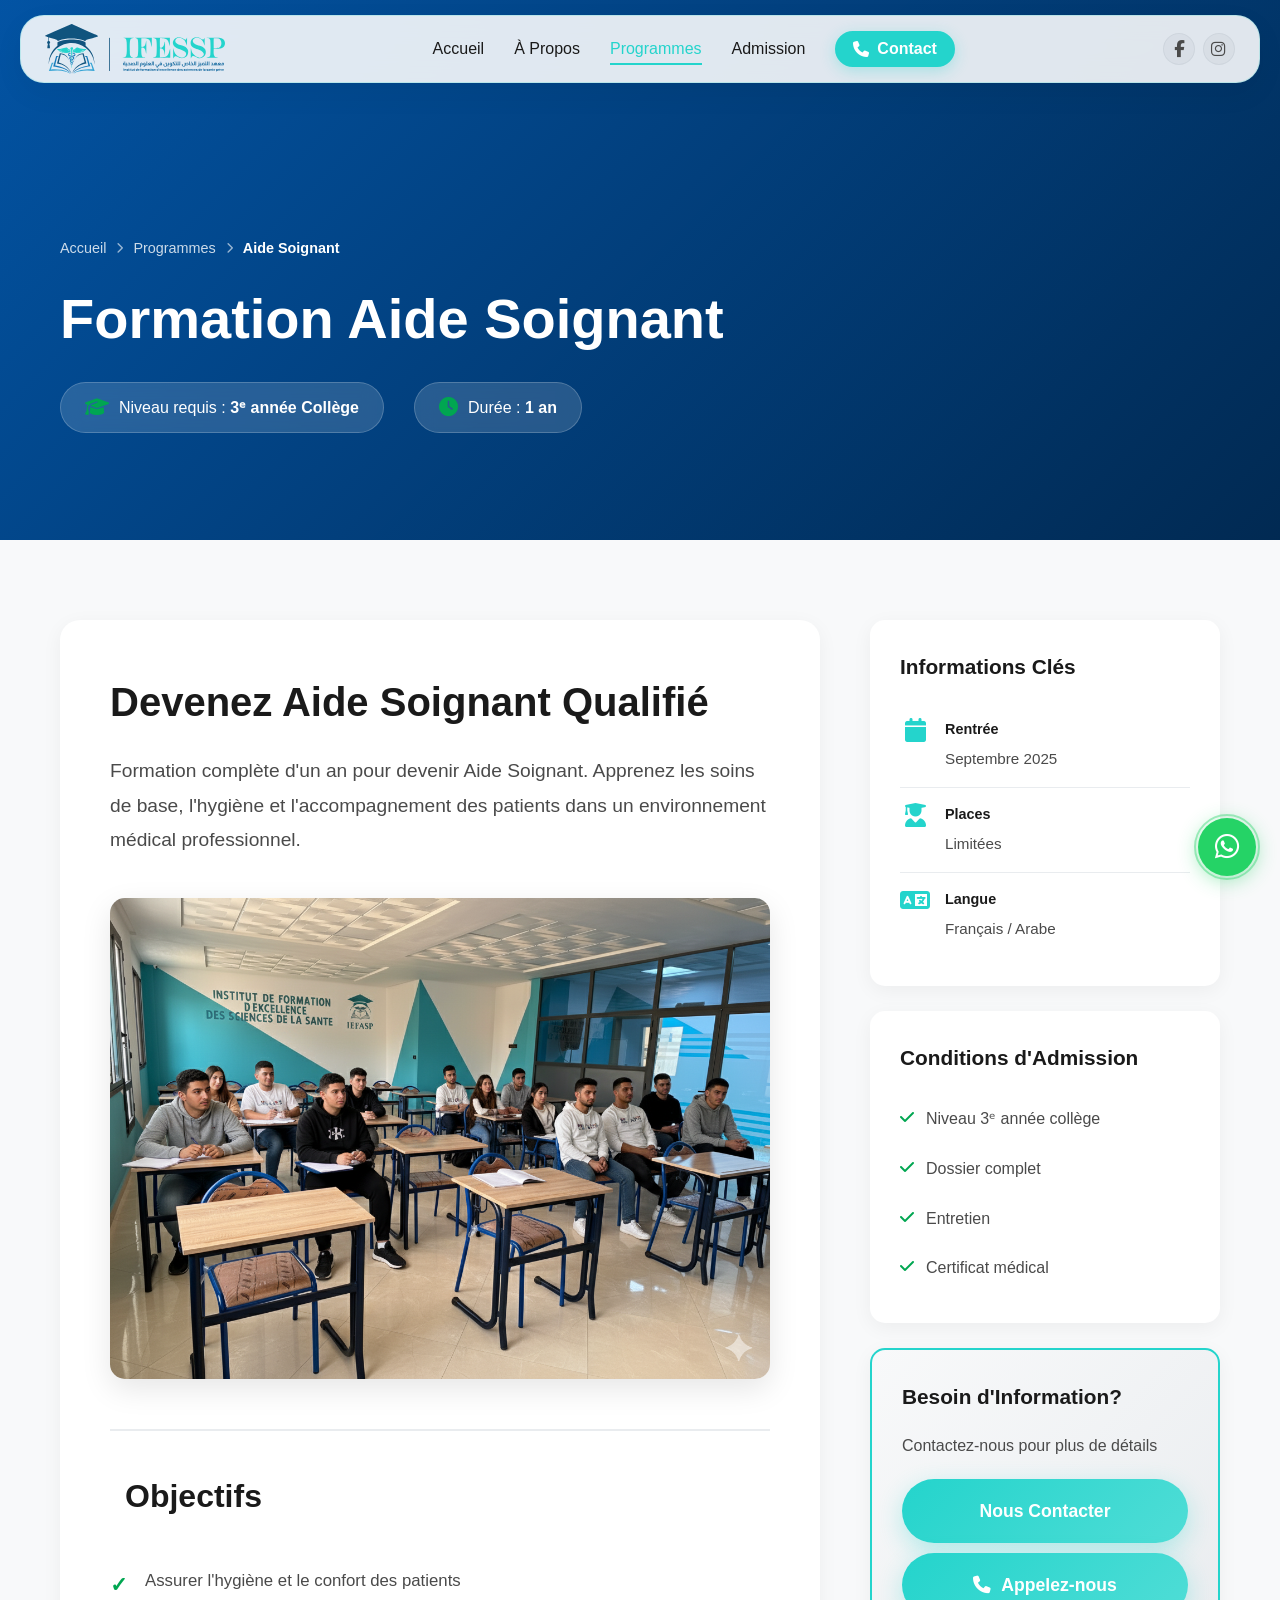
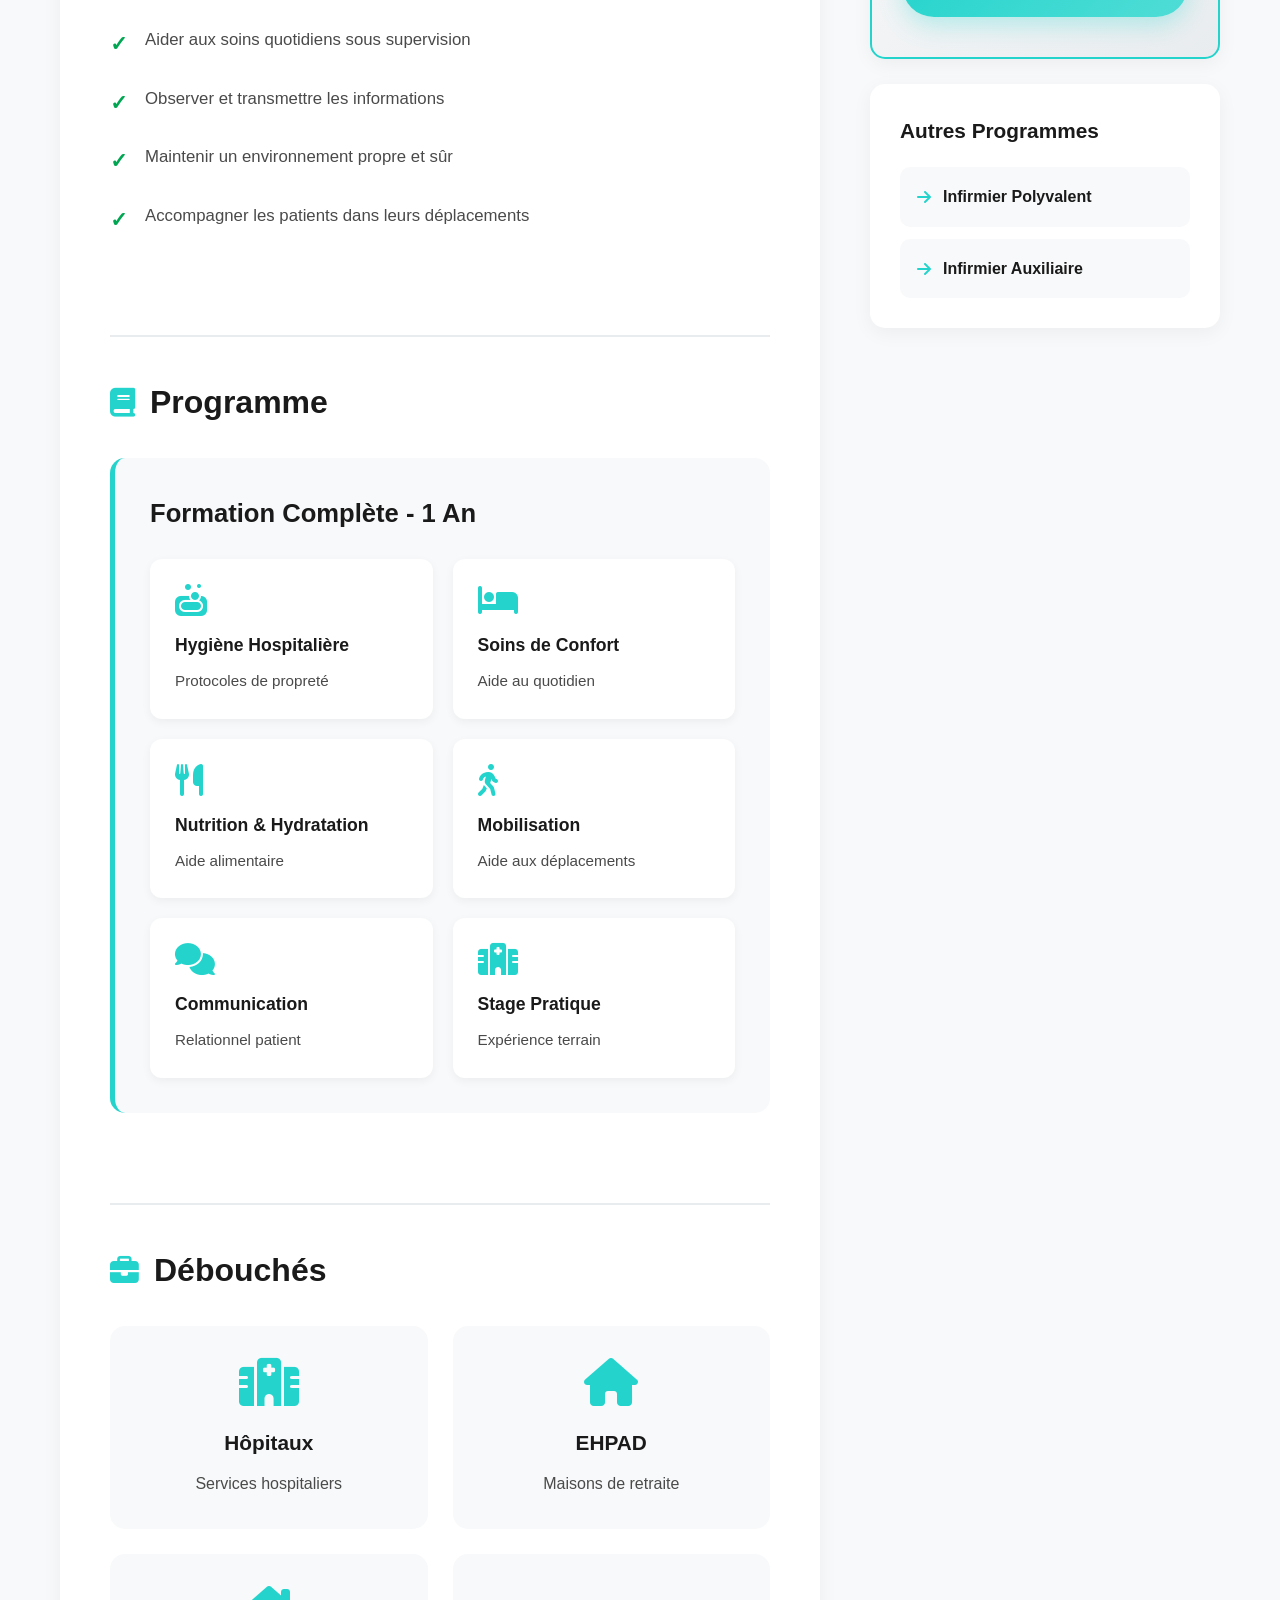
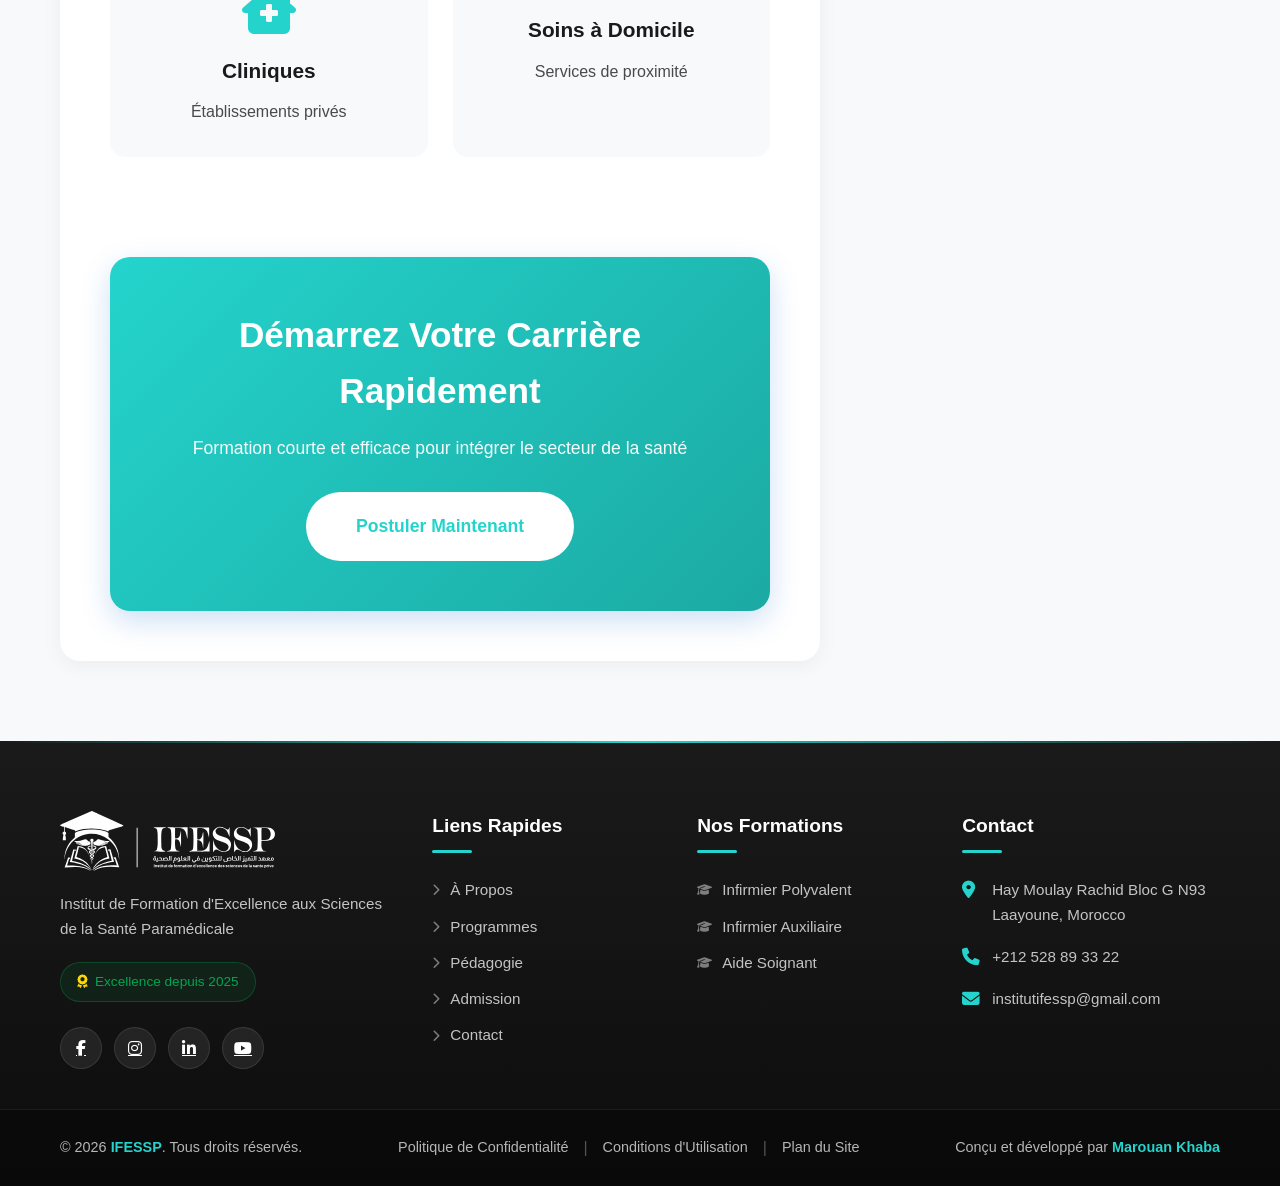
<file: aide-soignant.html>
<!DOCTYPE html>
<html lang="fr">
<head>
    <meta charset="UTF-8">
    <meta name="viewport" content="width=device-width, initial-scale=1.0">
    <title>Aide Soignant - IFESSP</title>
    <link rel="stylesheet" href="styles.css">
    <link rel="stylesheet" href="https://cdnjs.cloudflare.com/ajax/libs/font-awesome/6.4.0/css/all.min.css">
    <link rel="icon" type="image/svg+xml" href="favicon_ifessp_institute.svg">
</head>
<body>
    <nav class="navbar" id="navbar">
        <div class="nav-container">
            <a href="index.html" class="logo">
                <img src="header_logo.svg" alt="IFESSP Logo">
            </a>
            <button class="mobile-menu-toggle" id="mobileMenuToggle">
                <span></span>
                <span></span>
                <span></span>
            </button>
            <ul class="nav-menu" id="navMenu">
                <li><a href="index.html#accueil" class="nav-link">Accueil</a></li>
                <li><a href="index.html#apropos" class="nav-link">À Propos</a></li>
                <li><a href="index.html#programmes" class="nav-link active">Programmes</a></li>
                <li><a href="index.html#admission" class="nav-link">Admission</a></li>
                <li><a href="index.html#contact" class="nav-cta"><i class="fas fa-phone"></i><span>Contact</span></a></li>
            </ul>
            <div class="header-socials">
                <a href="https://www.facebook.com/profile.php?id=61583809679076" target="_blank" rel="noopener noreferrer" aria-label="Facebook"><i class="fab fa-facebook-f"></i></a>
                <a href="https://www.instagram.com/institut_ifessp/" target="_blank" rel="noopener noreferrer" aria-label="Instagram"><i class="fab fa-instagram"></i></a>
            </div>
        </div>
    </nav>

    <section class="program-hero">
        <div class="program-hero-overlay"></div>
        <div class="program-hero-content">
            <div class="container">
                <div class="breadcrumb">
                    <a href="index.html">Accueil</a>
                    <i class="fas fa-chevron-right"></i>
                    <a href="index.html#programmes">Programmes</a>
                    <i class="fas fa-chevron-right"></i>
                    <span>Aide Soignant</span>
                </div>
                <h1>Formation Aide Soignant</h1>
                <div class="program-hero-meta">
                    <div class="meta-item">
                        <i class="fas fa-graduation-cap"></i>
                        <span>Niveau requis : <strong>3ᵉ année Collège</strong></span>
                    </div>
                    <div class="meta-item">
                        <i class="fas fa-clock"></i>
                        <span>Durée : <strong>1 an</strong></span>
                    </div>
                </div>
            </div>
        </div>
    </section>

    <section class="program-content-section">
        <div class="container">
            <div class="program-layout">
                <div class="program-main">
                    <div class="program-intro">
                        <h2>Devenez Aide Soignant Qualifié</h2>
                        <p class="lead">Formation complète d'un an pour devenir Aide Soignant. Apprenez les soins de base, l'hygiène et l'accompagnement des patients dans un environnement médical professionnel.</p>
                    </div>

                    <div class="program-image-featured">
                        <img src="images/Gemini_Generated_Image_ok5yook5yook5yoo.png" alt="Formation Aide Soignant">
                    </div>

                    <div class="program-section">
                        <h3><i class="fas fa-target"></i> Objectifs</h3>
                        <ul class="program-list">
                            <li>Assurer l'hygiène et le confort des patients</li>
                            <li>Aider aux soins quotidiens sous supervision</li>
                            <li>Observer et transmettre les informations</li>
                            <li>Maintenir un environnement propre et sûr</li>
                            <li>Accompagner les patients dans leurs déplacements</li>
                        </ul>
                    </div>

                    <div class="program-section">
                        <h3><i class="fas fa-book"></i> Programme</h3>
                        <div class="program-years">
                            <div class="program-year">
                                <h4>Formation Complète - 1 An</h4>
                                <div class="modules-grid">
                                    <div class="module-card">
                                        <i class="fas fa-soap"></i>
                                        <h5>Hygiène Hospitalière</h5>
                                        <p>Protocoles de propreté</p>
                                    </div>
                                    <div class="module-card">
                                        <i class="fas fa-bed"></i>
                                        <h5>Soins de Confort</h5>
                                        <p>Aide au quotidien</p>
                                    </div>
                                    <div class="module-card">
                                        <i class="fas fa-utensils"></i>
                                        <h5>Nutrition & Hydratation</h5>
                                        <p>Aide alimentaire</p>
                                    </div>
                                    <div class="module-card">
                                        <i class="fas fa-walking"></i>
                                        <h5>Mobilisation</h5>
                                        <p>Aide aux déplacements</p>
                                    </div>
                                    <div class="module-card">
                                        <i class="fas fa-comments"></i>
                                        <h5>Communication</h5>
                                        <p>Relationnel patient</p>
                                    </div>
                                    <div class="module-card">
                                        <i class="fas fa-hospital"></i>
                                        <h5>Stage Pratique</h5>
                                        <p>Expérience terrain</p>
                                    </div>
                                </div>
                            </div>
                        </div>
                    </div>

                    <div class="program-section">
                        <h3><i class="fas fa-briefcase"></i> Débouchés</h3>
                        <div class="careers-grid">
                            <div class="career-card">
                                <i class="fas fa-hospital-alt"></i>
                                <h4>Hôpitaux</h4>
                                <p>Services hospitaliers</p>
                            </div>
                            <div class="career-card">
                                <i class="fas fa-home"></i>
                                <h4>EHPAD</h4>
                                <p>Maisons de retraite</p>
                            </div>
                            <div class="career-card">
                                <i class="fas fa-clinic-medical"></i>
                                <h4>Cliniques</h4>
                                <p>Établissements privés</p>
                            </div>
                            <div class="career-card">
                                <i class="fas fa-home-heart"></i>
                                <h4>Soins à Domicile</h4>
                                <p>Services de proximité</p>
                            </div>
                        </div>
                    </div>

                    <div class="program-cta-section">
                        <div class="cta-box">
                            <h3>Démarrez Votre Carrière Rapidement</h3>
                            <p>Formation courte et efficace pour intégrer le secteur de la santé</p>
                            <a href="index.html#contact" class="btn btn-primary btn-large">Postuler Maintenant</a>
                        </div>
                    </div>
                </div>

                <aside class="program-sidebar">
                    <div class="sidebar-card">
                        <h4>Informations Clés</h4>
                        <ul class="sidebar-info">
                            <li><i class="fas fa-calendar"></i><div><strong>Rentrée</strong><span>Septembre 2025</span></div></li>
                            <li><i class="fas fa-user-graduate"></i><div><strong>Places</strong><span>Limitées</span></div></li>
                            <li><i class="fas fa-language"></i><div><strong>Langue</strong><span>Français / Arabe</span></div></li>
                        </ul>
                    </div>

                    <div class="sidebar-card">
                        <h4>Conditions d'Admission</h4>
                        <ul class="sidebar-list">
                            <li><i class="fas fa-check"></i> Niveau 3ᵉ année collège</li>
                            <li><i class="fas fa-check"></i> Dossier complet</li>
                            <li><i class="fas fa-check"></i> Entretien</li>
                            <li><i class="fas fa-check"></i> Certificat médical</li>
                        </ul>
                    </div>

                    <div class="sidebar-card sidebar-cta">
                        <h4>Besoin d'Information?</h4>
                        <p>Contactez-nous pour plus de détails</p>
                        <a href="index.html#contact" class="btn btn-secondary btn-block">Nous Contacter</a>
                        <a href="tel:+212528893322" class="btn btn-outline btn-block"><i class="fas fa-phone"></i> Appelez-nous</a>
                    </div>

                    <div class="sidebar-card">
                        <h4>Autres Programmes</h4>
                        <div class="related-programs">
                            <a href="infirmier-polyvalent.html" class="related-program-link">
                                <i class="fas fa-arrow-right"></i><span>Infirmier Polyvalent</span>
                            </a>
                            <a href="infirmier-auxiliaire.html" class="related-program-link">
                                <i class="fas fa-arrow-right"></i><span>Infirmier Auxiliaire</span>
                            </a>
                        </div>
                    </div>
                </aside>
            </div>
        </div>
    </section>

    <footer class="footer">
        <div class="footer-main">
            <div class="container">
                <div class="footer-content">
                    <div class="footer-col footer-col-about">
                        <div class="footer-logo"><img src="footer_logo.svg" alt="IFESSP Logo"></div>
                        <p class="footer-description">Institut de Formation d'Excellence aux Sciences de la Santé Paramédicale</p>
                        <div class="footer-badge"><i class="fas fa-award"></i><span>Excellence depuis 2025</span></div>
                        <div class="social-links">
                            <a href="https://www.facebook.com/profile.php?id=61583809679076" aria-label="Facebook" class="social-link" target="_blank"><i class="fab fa-facebook-f"></i></a>
                            <a href="https://www.instagram.com/institut_ifessp/" aria-label="Instagram" class="social-link" target="_blank"><i class="fab fa-instagram"></i></a>
                            <a href="#" aria-label="LinkedIn" class="social-link"><i class="fab fa-linkedin-in"></i></a>
                            <a href="#" aria-label="YouTube" class="social-link"><i class="fab fa-youtube"></i></a>
                        </div>
                    </div>
                    <div class="footer-col">
                        <h4 class="footer-title">Liens Rapides</h4>
                        <ul class="footer-links">
                            <li><a href="index.html#apropos"><i class="fas fa-chevron-right"></i> À Propos</a></li>
                            <li><a href="index.html#programmes"><i class="fas fa-chevron-right"></i> Programmes</a></li>
                            <li><a href="index.html#pedagogie"><i class="fas fa-chevron-right"></i> Pédagogie</a></li>
                            <li><a href="index.html#admission"><i class="fas fa-chevron-right"></i> Admission</a></li>
                            <li><a href="index.html#contact"><i class="fas fa-chevron-right"></i> Contact</a></li>
                        </ul>
                    </div>
                    <div class="footer-col">
                        <h4 class="footer-title">Nos Formations</h4>
                        <ul class="footer-links">
                            <li><a href="infirmier-polyvalent.html"><i class="fas fa-graduation-cap"></i> Infirmier Polyvalent</a></li>
                            <li><a href="infirmier-auxiliaire.html"><i class="fas fa-graduation-cap"></i> Infirmier Auxiliaire</a></li>
                            <li><a href="aide-soignant.html"><i class="fas fa-graduation-cap"></i> Aide Soignant</a></li>
                        </ul>
                    </div>
                    <div class="footer-col">
                        <h4 class="footer-title">Contact</h4>
                        <ul class="footer-contact">
                            <li><i class="fas fa-map-marker-alt"></i><span>Hay Moulay Rachid Bloc G N93<br>Laayoune, Morocco</span></li>
                            <li><i class="fas fa-phone"></i><span>+212 528 89 33 22</span></li>
                            <li><i class="fas fa-envelope"></i><span>institutifessp@gmail.com</span></li>
                        </ul>
                    </div>
                </div>
            </div>
        </div>
        <div class="footer-bottom">
            <div class="container">
                <div class="footer-bottom-content">
                    <div class="footer-copyright"><p>&copy; 2026 <strong>IFESSP</strong>. Tous droits réservés.</p></div>
                    <div class="footer-links-bottom">
                        <a href="#privacy">Politique de Confidentialité</a><span class="separator">|</span>
                        <a href="#terms">Conditions d'Utilisation</a><span class="separator">|</span>
                        <a href="#sitemap">Plan du Site</a>
                    </div>
                    <div class="footer-credit">
                        <p>Conçu et développé par <a href="https://wa.me/212644682293" target="_blank" rel="noopener noreferrer" class="developer-link">Marouan Khaba</a></p>
                    </div>
                </div>
            </div>
        </div>
    </footer>

    <!-- Welcome Ad Popup -->
    <div class="notification-backdrop" id="notificationBackdrop"></div>
    <div class="registration-notification welcome-ad-popup" id="registrationNotification" role="dialog" aria-modal="true">
        <button class="notification-close welcome-ad-close" id="notificationClose" aria-label="Fermer">
            <i class="fas fa-times"></i>
        </button>
        <div class="notification-body welcome-ad-body">
            <img src="images/inscriptions-ad.png" alt="Inscriptions ouvertes - IFESSP" class="notification-image">
        </div>
        <div class="notification-footer">
            <a href="https://wa.me/212661192854?text=Bonjour%2C%20je%20souhaite%20m'inscrire%20%C3%A0%20l'IFESSP." class="notification-btn whatsapp-popup-btn" id="notificationWhatsappBtn" target="_blank" rel="noopener noreferrer">
                <i class="fab fa-whatsapp"></i>
                <span>Envoyer un message WhatsApp</span>
            </a>
        </div>
    </div>

    <!-- Floating WhatsApp Button -->
    <a href="https://wa.me/212661192854?text=Bonjour%2C%20je%20souhaite%20m'inscrire%20%C3%A0%20l'IFESSP." class="whatsapp-float" target="_blank" rel="noopener noreferrer" aria-label="Contactez-nous sur WhatsApp">
        <span class="whatsapp-float-tooltip">Contactez-nous</span>
        <i class="fab fa-whatsapp"></i>
    </a>

    <!-- Modern Bottom Navigation Bar (Mobile only) -->
    <div class="bottom-nav">
        <a href="index.html#accueil" class="bottom-nav-link">
            <i class="fas fa-home"></i>
            <span>Accueil</span>
        </a>
        <a href="index.html#campus" class="bottom-nav-link">
            <i class="fas fa-university"></i>
            <span>Campus</span>
        </a>
        <a href="index.html#programmes" class="bottom-nav-link">
            <i class="fas fa-graduation-cap"></i>
            <span>Programmes</span>
        </a>
        <a href="index.html#contact" class="bottom-nav-link">
            <i class="fas fa-envelope"></i>
            <span>Contact</span>
        </a>
        <button class="bottom-nav-link" id="bottomNavMoreBtn" aria-label="Menu supplémentaire">
            <i class="fas fa-bars"></i>
            <span>Plus</span>
        </button>
    </div>

    <!-- Bottom Sheet Menu (More Items) -->
    <div class="bottom-sheet" id="bottomSheetMenu" aria-hidden="true">
        <div class="bottom-sheet-backdrop" id="bottomSheetBackdrop"></div>
        <div class="bottom-sheet-content">
            <div class="bottom-sheet-drag-handle"></div>
            <div class="bottom-sheet-header">
                <h3>Menu Principal</h3>
                <button class="bottom-sheet-close" id="bottomSheetClose" aria-label="Fermer le menu"><i class="fas fa-times"></i></button>
            </div>
            <ul class="bottom-sheet-links">
                <li><a href="index.html#apropos" class="bottom-sheet-link"><i class="fas fa-info-circle"></i><span>À Propos</span></a></li>
                <li><a href="index.html#direction" class="bottom-sheet-link"><i class="fas fa-user-tie"></i><span>Direction</span></a></li>
                <li><a href="index.html#pedagogie" class="bottom-sheet-link"><i class="fas fa-book-open"></i><span>Pédagogie</span></a></li>
                <li><a href="index.html#admission" class="bottom-sheet-link"><i class="fas fa-clipboard-check"></i><span>Admission</span></a></li>
            </ul>
        </div>
    </div>

    <script src="script.js"></script>
</body>
</html>
</file>
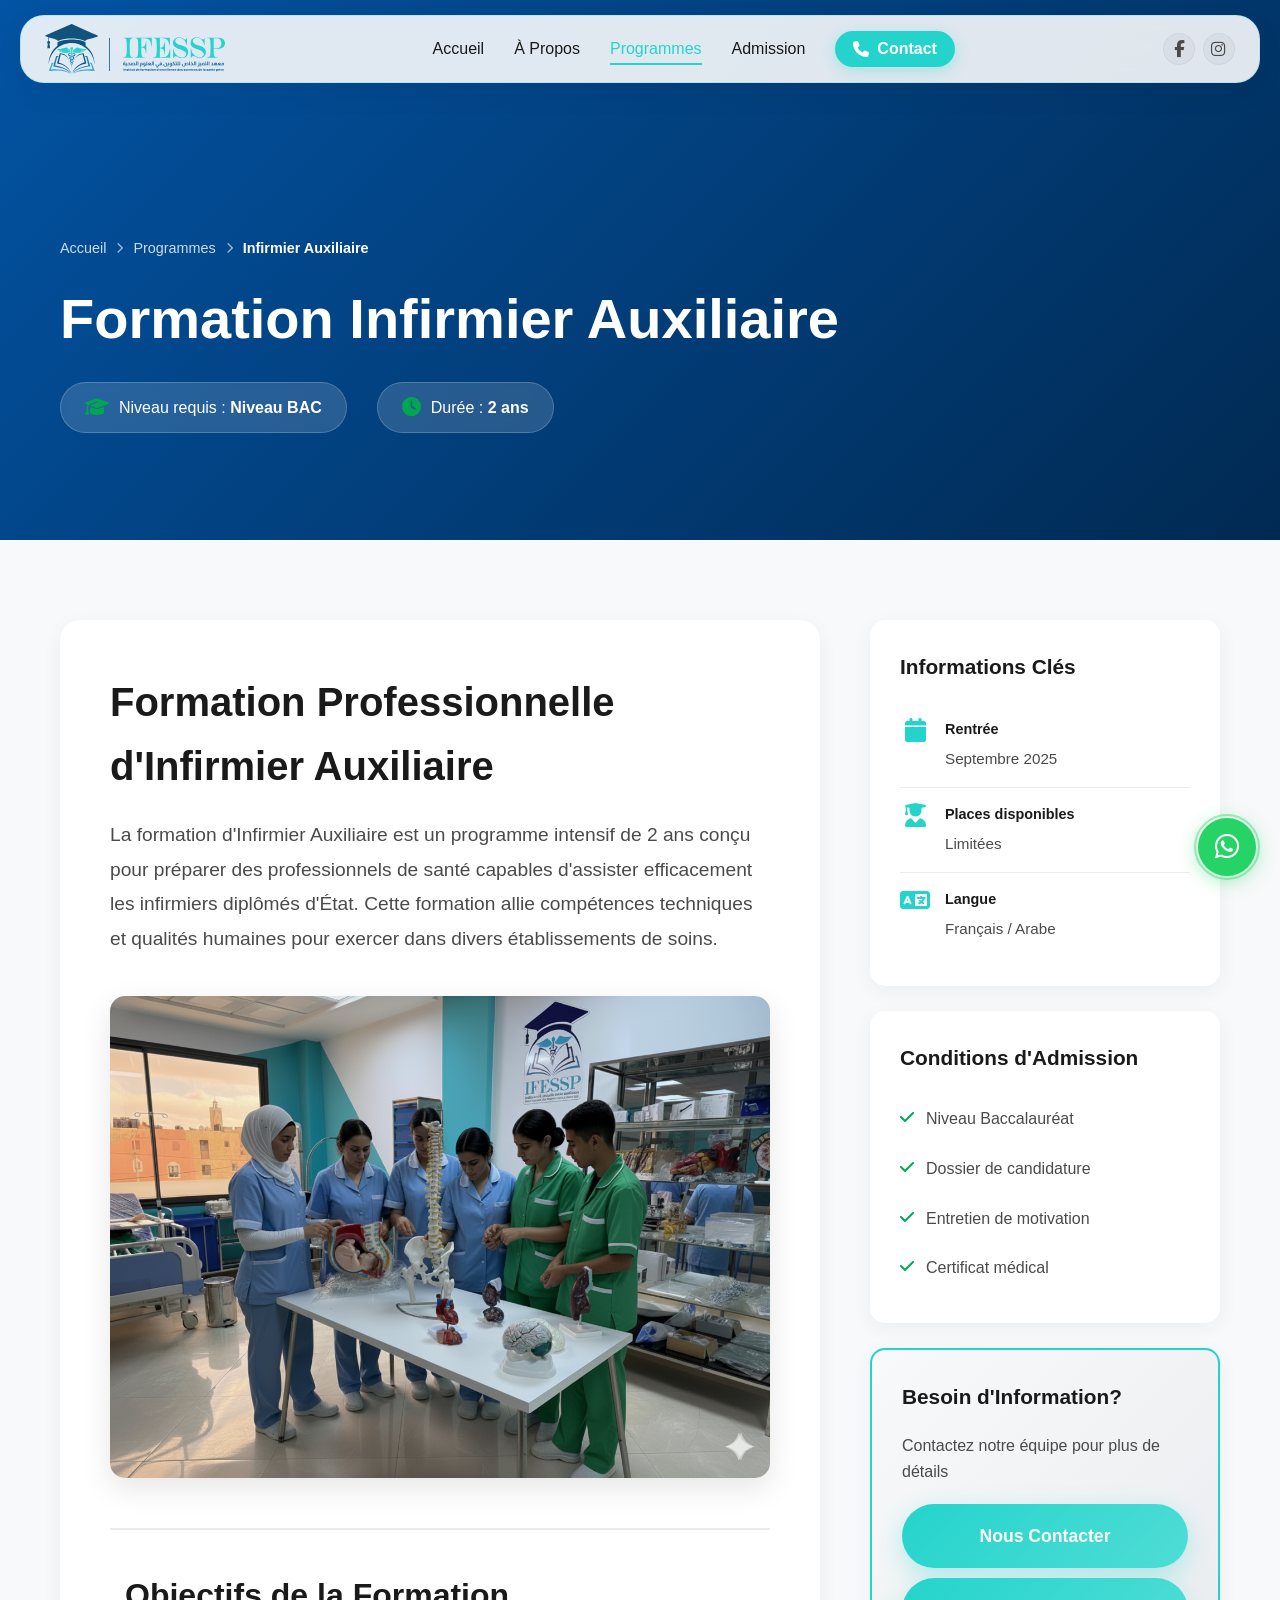
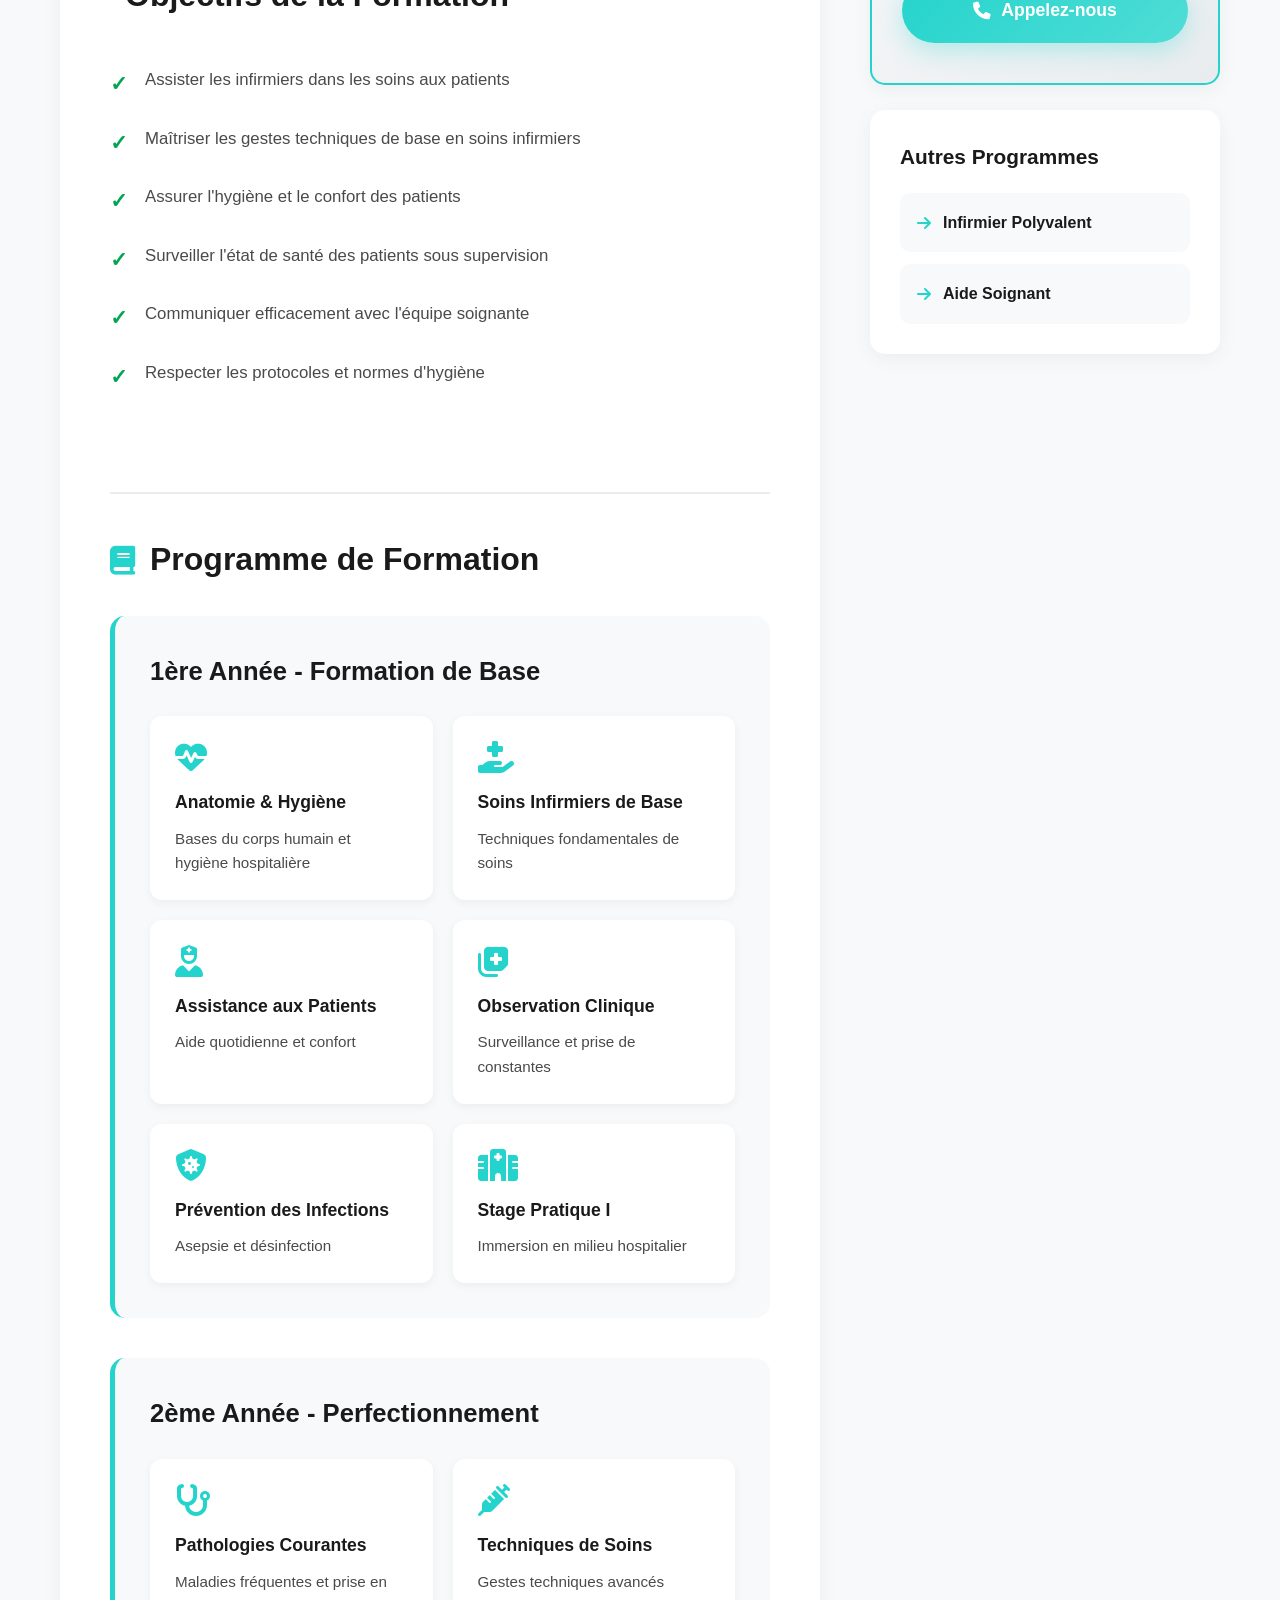
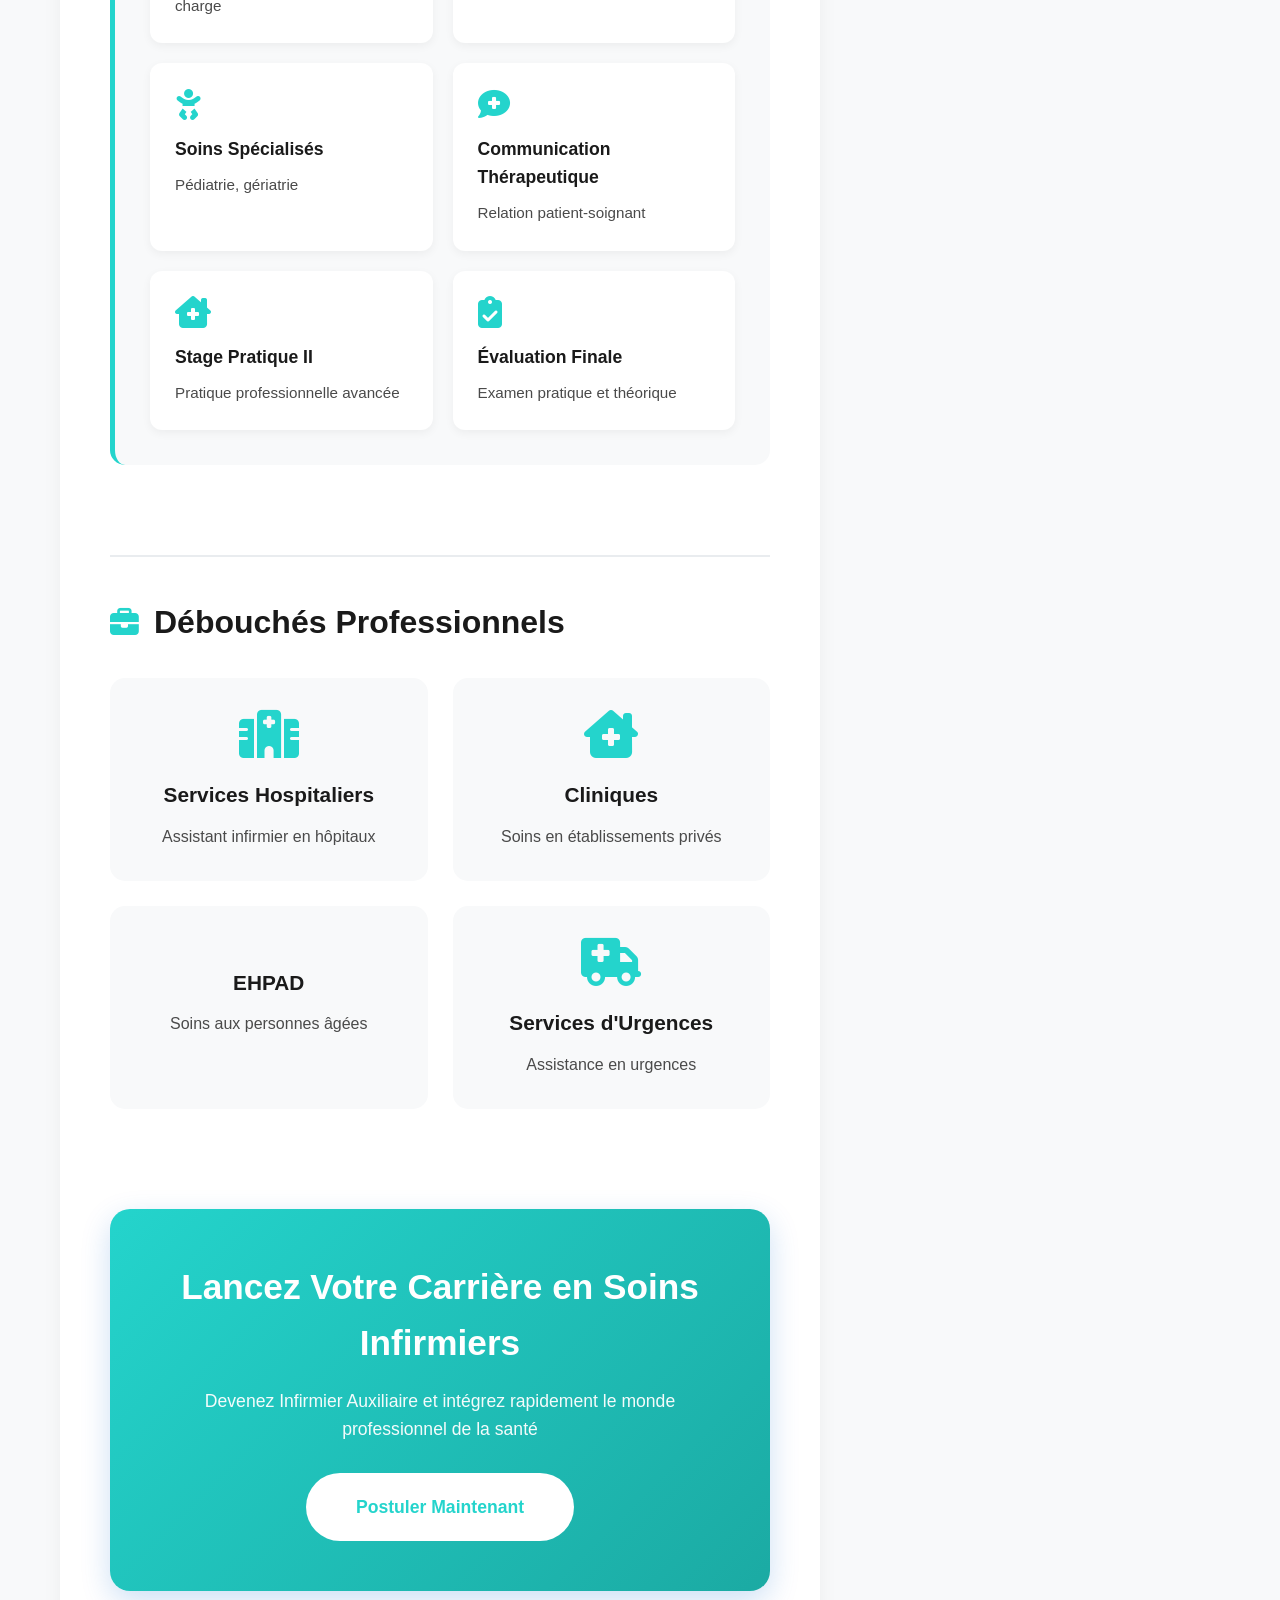
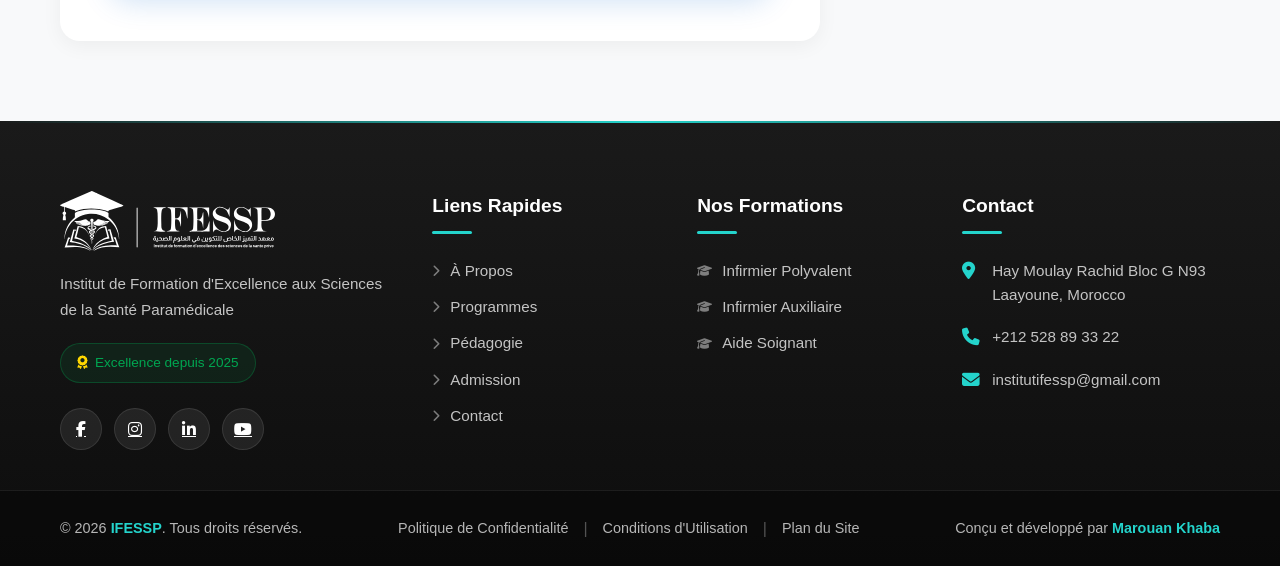
<file: infirmier-auxiliaire.html>
<!DOCTYPE html>
<html lang="fr">
<head>
    <meta charset="UTF-8">
    <meta name="viewport" content="width=device-width, initial-scale=1.0">
    <title>Infirmier Auxiliaire - IFESSP</title>
    <link rel="stylesheet" href="styles.css">
    <link rel="stylesheet" href="https://cdnjs.cloudflare.com/ajax/libs/font-awesome/6.4.0/css/all.min.css">
    <link rel="icon" type="image/svg+xml" href="favicon_ifessp_institute.svg">
</head>
<body>
    <!-- Navigation -->
    <nav class="navbar" id="navbar">
        <div class="nav-container">
            <a href="index.html" class="logo">
                <img src="header_logo.svg" alt="IFESSP Logo">
            </a>
            <button class="mobile-menu-toggle" id="mobileMenuToggle">
                <span></span>
                <span></span>
                <span></span>
            </button>
            <ul class="nav-menu" id="navMenu">
                <li><a href="index.html#accueil" class="nav-link">Accueil</a></li>
                <li><a href="index.html#apropos" class="nav-link">À Propos</a></li>
                <li><a href="index.html#programmes" class="nav-link active">Programmes</a></li>
                <li><a href="index.html#admission" class="nav-link">Admission</a></li>
                <li><a href="index.html#contact" class="nav-cta"><i class="fas fa-phone"></i><span>Contact</span></a></li>
            </ul>
            <div class="header-socials">
                <a href="https://www.facebook.com/profile.php?id=61583809679076" target="_blank" rel="noopener noreferrer" aria-label="Facebook"><i class="fab fa-facebook-f"></i></a>
                <a href="https://www.instagram.com/institut_ifessp/" target="_blank" rel="noopener noreferrer" aria-label="Instagram"><i class="fab fa-instagram"></i></a>
            </div>
        </div>
    </nav>

    <!-- Program Hero -->
    <section class="program-hero">
        <div class="program-hero-overlay"></div>
        <div class="program-hero-content">
            <div class="container">
                <div class="breadcrumb">
                    <a href="index.html">Accueil</a>
                    <i class="fas fa-chevron-right"></i>
                    <a href="index.html#programmes">Programmes</a>
                    <i class="fas fa-chevron-right"></i>
                    <span>Infirmier Auxiliaire</span>
                </div>
                <h1>Formation Infirmier Auxiliaire</h1>
                <div class="program-hero-meta">
                    <div class="meta-item">
                        <i class="fas fa-graduation-cap"></i>
                        <span>Niveau requis : <strong>Niveau BAC</strong></span>
                    </div>
                    <div class="meta-item">
                        <i class="fas fa-clock"></i>
                        <span>Durée : <strong>2 ans</strong></span>
                    </div>
                </div>
            </div>
        </div>
    </section>

    <!-- Program Content -->
    <section class="program-content-section">
        <div class="container">
            <div class="program-layout">
                <!-- Main Content -->
                <div class="program-main">
                    <div class="program-intro">
                        <h2>Formation Professionnelle d'Infirmier Auxiliaire</h2>
                        <p class="lead">La formation d'Infirmier Auxiliaire est un programme intensif de 2 ans conçu pour préparer des professionnels de santé capables d'assister efficacement les infirmiers diplômés d'État. Cette formation allie compétences techniques et qualités humaines pour exercer dans divers établissements de soins.</p>
                    </div>

                    <div class="program-image-featured">
                        <img src="images/Gemini_Generated_Image_nxkk23nxkk23nxkk.png" alt="Formation Infirmier Auxiliaire">
                    </div>

                    <div class="program-section">
                        <h3><i class="fas fa-target"></i> Objectifs de la Formation</h3>
                        <ul class="program-list">
                            <li>Assister les infirmiers dans les soins aux patients</li>
                            <li>Maîtriser les gestes techniques de base en soins infirmiers</li>
                            <li>Assurer l'hygiène et le confort des patients</li>
                            <li>Surveiller l'état de santé des patients sous supervision</li>
                            <li>Communiquer efficacement avec l'équipe soignante</li>
                            <li>Respecter les protocoles et normes d'hygiène</li>
                        </ul>
                    </div>

                    <div class="program-section">
                        <h3><i class="fas fa-book"></i> Programme de Formation</h3>
                        
                        <div class="program-years">
                            <div class="program-year">
                                <h4>1ère Année - Formation de Base</h4>
                                <div class="modules-grid">
                                    <div class="module-card">
                                        <i class="fas fa-heartbeat"></i>
                                        <h5>Anatomie & Hygiène</h5>
                                        <p>Bases du corps humain et hygiène hospitalière</p>
                                    </div>
                                    <div class="module-card">
                                        <i class="fas fa-hand-holding-medical"></i>
                                        <h5>Soins Infirmiers de Base</h5>
                                        <p>Techniques fondamentales de soins</p>
                                    </div>
                                    <div class="module-card">
                                        <i class="fas fa-user-nurse"></i>
                                        <h5>Assistance aux Patients</h5>
                                        <p>Aide quotidienne et confort</p>
                                    </div>
                                    <div class="module-card">
                                        <i class="fas fa-notes-medical"></i>
                                        <h5>Observation Clinique</h5>
                                        <p>Surveillance et prise de constantes</p>
                                    </div>
                                    <div class="module-card">
                                        <i class="fas fa-shield-virus"></i>
                                        <h5>Prévention des Infections</h5>
                                        <p>Asepsie et désinfection</p>
                                    </div>
                                    <div class="module-card">
                                        <i class="fas fa-hospital"></i>
                                        <h5>Stage Pratique I</h5>
                                        <p>Immersion en milieu hospitalier</p>
                                    </div>
                                </div>
                            </div>

                            <div class="program-year">
                                <h4>2ème Année - Perfectionnement</h4>
                                <div class="modules-grid">
                                    <div class="module-card">
                                        <i class="fas fa-stethoscope"></i>
                                        <h5>Pathologies Courantes</h5>
                                        <p>Maladies fréquentes et prise en charge</p>
                                    </div>
                                    <div class="module-card">
                                        <i class="fas fa-syringe"></i>
                                        <h5>Techniques de Soins</h5>
                                        <p>Gestes techniques avancés</p>
                                    </div>
                                    <div class="module-card">
                                        <i class="fas fa-baby"></i>
                                        <h5>Soins Spécialisés</h5>
                                        <p>Pédiatrie, gériatrie</p>
                                    </div>
                                    <div class="module-card">
                                        <i class="fas fa-comment-medical"></i>
                                        <h5>Communication Thérapeutique</h5>
                                        <p>Relation patient-soignant</p>
                                    </div>
                                    <div class="module-card">
                                        <i class="fas fa-clinic-medical"></i>
                                        <h5>Stage Pratique II</h5>
                                        <p>Pratique professionnelle avancée</p>
                                    </div>
                                    <div class="module-card">
                                        <i class="fas fa-clipboard-check"></i>
                                        <h5>Évaluation Finale</h5>
                                        <p>Examen pratique et théorique</p>
                                    </div>
                                </div>
                            </div>
                        </div>
                    </div>

                    <div class="program-section">
                        <h3><i class="fas fa-briefcase"></i> Débouchés Professionnels</h3>
                        <div class="careers-grid">
                            <div class="career-card">
                                <i class="fas fa-hospital-alt"></i>
                                <h4>Services Hospitaliers</h4>
                                <p>Assistant infirmier en hôpitaux</p>
                            </div>
                            <div class="career-card">
                                <i class="fas fa-clinic-medical"></i>
                                <h4>Cliniques</h4>
                                <p>Soins en établissements privés</p>
                            </div>
                            <div class="career-card">
                                <i class="fas fa-home-heart"></i>
                                <h4>EHPAD</h4>
                                <p>Soins aux personnes âgées</p>
                            </div>
                            <div class="career-card">
                                <i class="fas fa-ambulance"></i>
                                <h4>Services d'Urgences</h4>
                                <p>Assistance en urgences</p>
                            </div>
                        </div>
                    </div>

                    <div class="program-cta-section">
                        <div class="cta-box">
                            <h3>Lancez Votre Carrière en Soins Infirmiers</h3>
                            <p>Devenez Infirmier Auxiliaire et intégrez rapidement le monde professionnel de la santé</p>
                            <a href="index.html#contact" class="btn btn-primary btn-large">Postuler Maintenant</a>
                        </div>
                    </div>
                </div>

                <!-- Sidebar -->
                <aside class="program-sidebar">
                    <div class="sidebar-card">
                        <h4>Informations Clés</h4>
                        <ul class="sidebar-info">
                            <li>
                                <i class="fas fa-calendar"></i>
                                <div>
                                    <strong>Rentrée</strong>
                                    <span>Septembre 2025</span>
                                </div>
                            </li>
                            <li>
                                <i class="fas fa-user-graduate"></i>
                                <div>
                                    <strong>Places disponibles</strong>
                                    <span>Limitées</span>
                                </div>
                            </li>
                            <li>
                                <i class="fas fa-language"></i>
                                <div>
                                    <strong>Langue</strong>
                                    <span>Français / Arabe</span>
                                </div>
                            </li>
                        </ul>
                    </div>

                    <div class="sidebar-card">
                        <h4>Conditions d'Admission</h4>
                        <ul class="sidebar-list">
                            <li><i class="fas fa-check"></i> Niveau Baccalauréat</li>
                            <li><i class="fas fa-check"></i> Dossier de candidature</li>
                            <li><i class="fas fa-check"></i> Entretien de motivation</li>
                            <li><i class="fas fa-check"></i> Certificat médical</li>
                        </ul>
                    </div>

                    <div class="sidebar-card sidebar-cta">
                        <h4>Besoin d'Information?</h4>
                        <p>Contactez notre équipe pour plus de détails</p>
                        <a href="index.html#contact" class="btn btn-secondary btn-block">Nous Contacter</a>
                        <a href="tel:+212528893322" class="btn btn-outline btn-block">
                            <i class="fas fa-phone"></i> Appelez-nous
                        </a>
                    </div>

                    <div class="sidebar-card">
                        <h4>Autres Programmes</h4>
                        <div class="related-programs">
                            <a href="infirmier-polyvalent.html" class="related-program-link">
                                <i class="fas fa-arrow-right"></i>
                                <span>Infirmier Polyvalent</span>
                            </a>
                            <a href="aide-soignant.html" class="related-program-link">
                                <i class="fas fa-arrow-right"></i>
                                <span>Aide Soignant</span>
                            </a>
                        </div>
                    </div>
                </aside>
            </div>
        </div>
    </section>

    <!-- Footer -->
    <footer class="footer">
        <div class="footer-main">
            <div class="container">
                <div class="footer-content">
                    <div class="footer-col footer-col-about">
                        <div class="footer-logo">
                            <img src="footer_logo.svg" alt="IFESSP Logo">
                        </div>
                        <p class="footer-description">Institut de Formation d'Excellence aux Sciences de la Santé Paramédicale</p>
                        <div class="footer-badge">
                            <i class="fas fa-award"></i>
                            <span>Excellence depuis 2025</span>
                        </div>
                        <div class="social-links">
                            <a href="https://www.facebook.com/profile.php?id=61583809679076" aria-label="Facebook" class="social-link" target="_blank">
                                <i class="fab fa-facebook-f"></i>
                            </a>
                            <a href="https://www.instagram.com/institut_ifessp/" aria-label="Instagram" class="social-link" target="_blank">
                                <i class="fab fa-instagram"></i>
                            </a>
                            <a href="#" aria-label="LinkedIn" class="social-link">
                                <i class="fab fa-linkedin-in"></i>
                            </a>
                            <a href="#" aria-label="YouTube" class="social-link">
                                <i class="fab fa-youtube"></i>
                            </a>
                        </div>
                    </div>
                    
                    <div class="footer-col">
                        <h4 class="footer-title">Liens Rapides</h4>
                        <ul class="footer-links">
                            <li><a href="index.html#apropos"><i class="fas fa-chevron-right"></i> À Propos</a></li>
                            <li><a href="index.html#programmes"><i class="fas fa-chevron-right"></i> Programmes</a></li>
                            <li><a href="index.html#pedagogie"><i class="fas fa-chevron-right"></i> Pédagogie</a></li>
                            <li><a href="index.html#admission"><i class="fas fa-chevron-right"></i> Admission</a></li>
                            <li><a href="index.html#contact"><i class="fas fa-chevron-right"></i> Contact</a></li>
                        </ul>
                    </div>
                    
                    <div class="footer-col">
                        <h4 class="footer-title">Nos Formations</h4>
                        <ul class="footer-links">
                            <li><a href="infirmier-polyvalent.html"><i class="fas fa-graduation-cap"></i> Infirmier Polyvalent</a></li>
                            <li><a href="infirmier-auxiliaire.html"><i class="fas fa-graduation-cap"></i> Infirmier Auxiliaire</a></li>
                            <li><a href="aide-soignant.html"><i class="fas fa-graduation-cap"></i> Aide Soignant</a></li>
                        </ul>
                    </div>
                    
                    <div class="footer-col">
                        <h4 class="footer-title">Contact</h4>
                        <ul class="footer-contact">
                            <li>
                                <i class="fas fa-map-marker-alt"></i>
                                <span>Hay Moulay Rachid Bloc G N93<br>Laayoune, Morocco</span>
                            </li>
                            <li>
                                <i class="fas fa-phone"></i>
                                <span>+212 528 89 33 22</span>
                            </li>
                            <li>
                                <i class="fas fa-envelope"></i>
                                <span>institutifessp@gmail.com</span>
                            </li>
                        </ul>
                    </div>
                </div>
            </div>
        </div>
        
        <div class="footer-bottom">
            <div class="container">
                <div class="footer-bottom-content">
                    <div class="footer-copyright">
                        <p>&copy; 2026 <strong>IFESSP</strong>. Tous droits réservés.</p>
                    </div>
                    <div class="footer-links-bottom">
                        <a href="#privacy">Politique de Confidentialité</a>
                        <span class="separator">|</span>
                        <a href="#terms">Conditions d'Utilisation</a>
                        <span class="separator">|</span>
                        <a href="#sitemap">Plan du Site</a>
                    </div>
                    <div class="footer-credit">
                        <p>Conçu et développé par <a href="https://wa.me/212644682293" target="_blank" rel="noopener noreferrer" class="developer-link">Marouan Khaba</a></p>
                    </div>
                </div>
            </div>
        </div>
    </footer>

    <!-- Welcome Ad Popup -->
    <div class="notification-backdrop" id="notificationBackdrop"></div>
    <div class="registration-notification welcome-ad-popup" id="registrationNotification" role="dialog" aria-modal="true">
        <button class="notification-close welcome-ad-close" id="notificationClose" aria-label="Fermer">
            <i class="fas fa-times"></i>
        </button>
        <div class="notification-body welcome-ad-body">
            <img src="images/inscriptions-ad.png" alt="Inscriptions ouvertes - IFESSP" class="notification-image">
        </div>
        <div class="notification-footer">
            <a href="https://wa.me/212661192854?text=Bonjour%2C%20je%20souhaite%20m'inscrire%20%C3%A0%20l'IFESSP." class="notification-btn whatsapp-popup-btn" id="notificationWhatsappBtn" target="_blank" rel="noopener noreferrer">
                <i class="fab fa-whatsapp"></i>
                <span>Envoyer un message WhatsApp</span>
            </a>
        </div>
    </div>

    <!-- Floating WhatsApp Button -->
    <a href="https://wa.me/212661192854?text=Bonjour%2C%20je%20souhaite%20m'inscrire%20%C3%A0%20l'IFESSP." class="whatsapp-float" target="_blank" rel="noopener noreferrer" aria-label="Contactez-nous sur WhatsApp">
        <span class="whatsapp-float-tooltip">Contactez-nous</span>
        <i class="fab fa-whatsapp"></i>
    </a>

    <!-- Modern Bottom Navigation Bar (Mobile only) -->
    <div class="bottom-nav">
        <a href="index.html#accueil" class="bottom-nav-link">
            <i class="fas fa-home"></i>
            <span>Accueil</span>
        </a>
        <a href="index.html#campus" class="bottom-nav-link">
            <i class="fas fa-university"></i>
            <span>Campus</span>
        </a>
        <a href="index.html#programmes" class="bottom-nav-link">
            <i class="fas fa-graduation-cap"></i>
            <span>Programmes</span>
        </a>
        <a href="index.html#contact" class="bottom-nav-link">
            <i class="fas fa-envelope"></i>
            <span>Contact</span>
        </a>
        <button class="bottom-nav-link" id="bottomNavMoreBtn" aria-label="Menu supplémentaire">
            <i class="fas fa-bars"></i>
            <span>Plus</span>
        </button>
    </div>

    <!-- Bottom Sheet Menu (More Items) -->
    <div class="bottom-sheet" id="bottomSheetMenu" aria-hidden="true">
        <div class="bottom-sheet-backdrop" id="bottomSheetBackdrop"></div>
        <div class="bottom-sheet-content">
            <div class="bottom-sheet-drag-handle"></div>
            <div class="bottom-sheet-header">
                <h3>Menu Principal</h3>
                <button class="bottom-sheet-close" id="bottomSheetClose" aria-label="Fermer le menu"><i class="fas fa-times"></i></button>
            </div>
            <ul class="bottom-sheet-links">
                <li><a href="index.html#apropos" class="bottom-sheet-link"><i class="fas fa-info-circle"></i><span>À Propos</span></a></li>
                <li><a href="index.html#direction" class="bottom-sheet-link"><i class="fas fa-user-tie"></i><span>Direction</span></a></li>
                <li><a href="index.html#pedagogie" class="bottom-sheet-link"><i class="fas fa-book-open"></i><span>Pédagogie</span></a></li>
                <li><a href="index.html#admission" class="bottom-sheet-link"><i class="fas fa-clipboard-check"></i><span>Admission</span></a></li>
            </ul>
        </div>
    </div>

    <script src="script.js"></script>
</body>
</html>
</file>
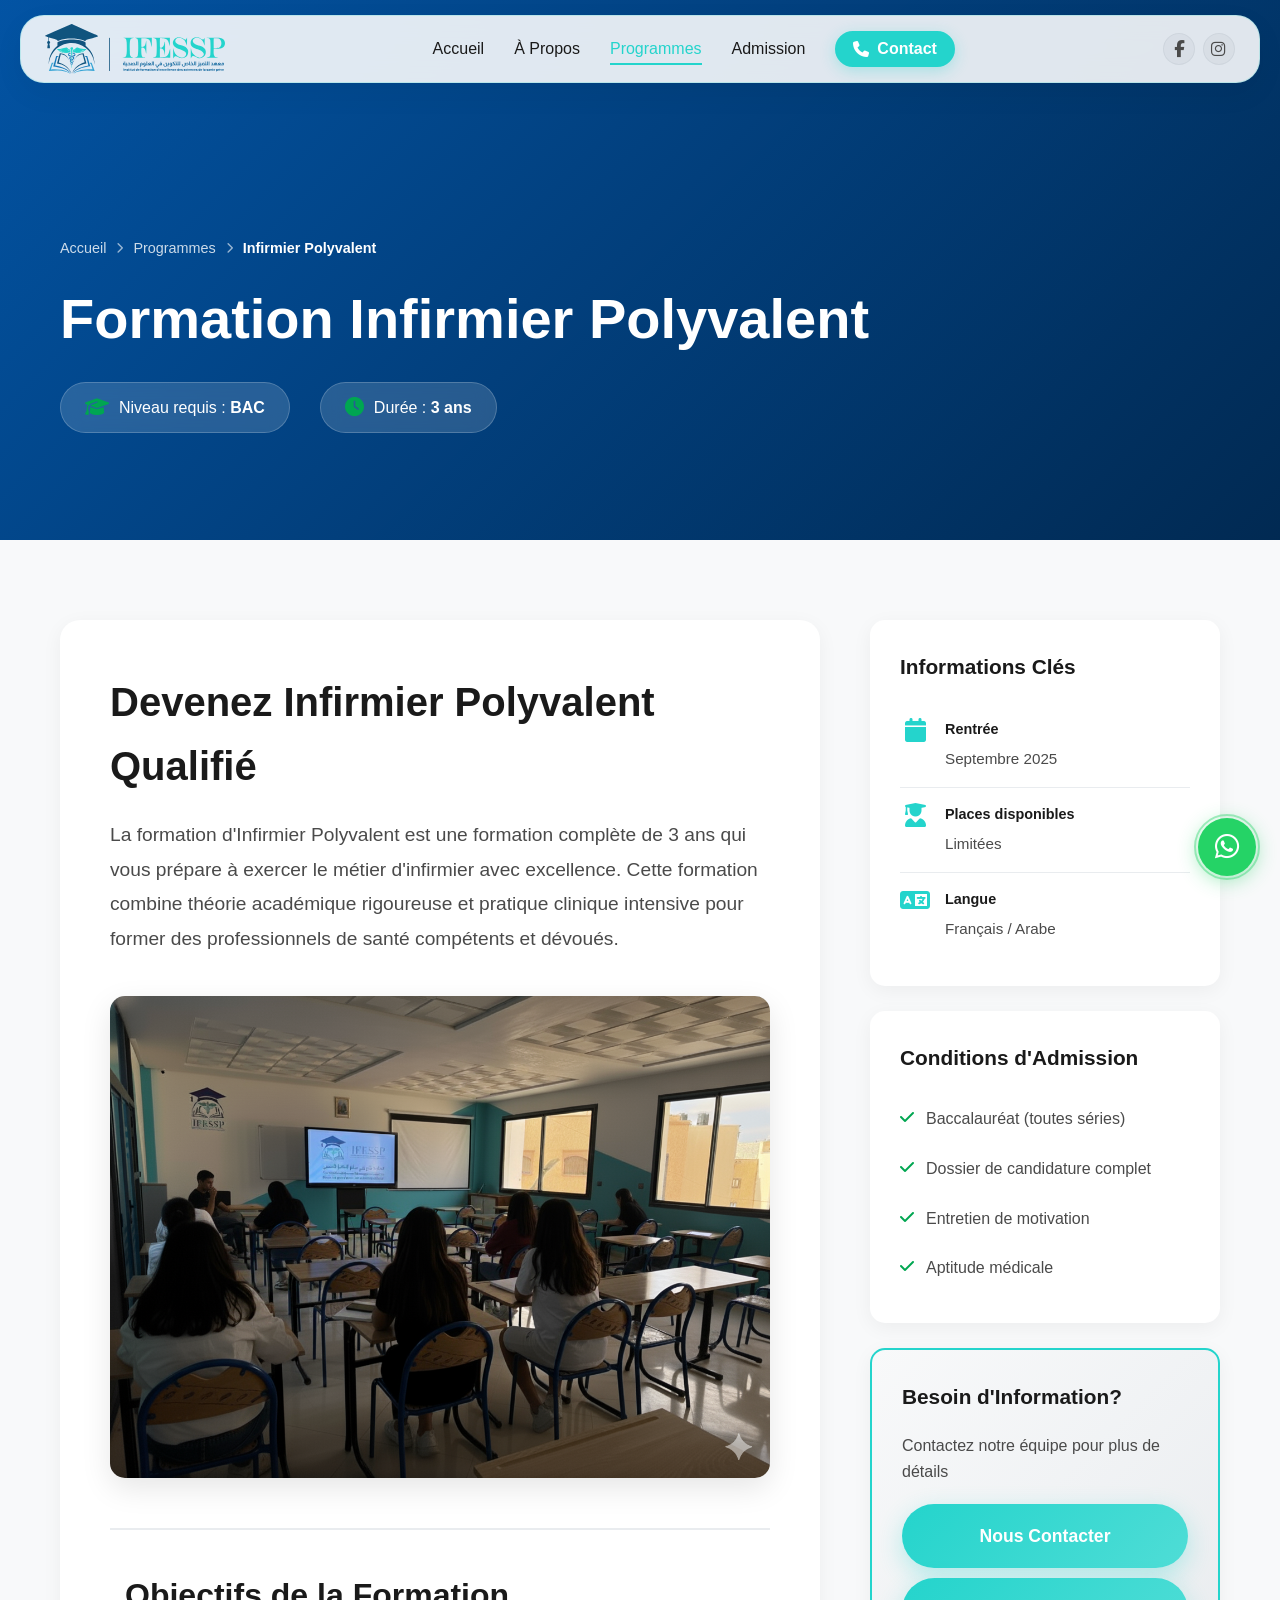
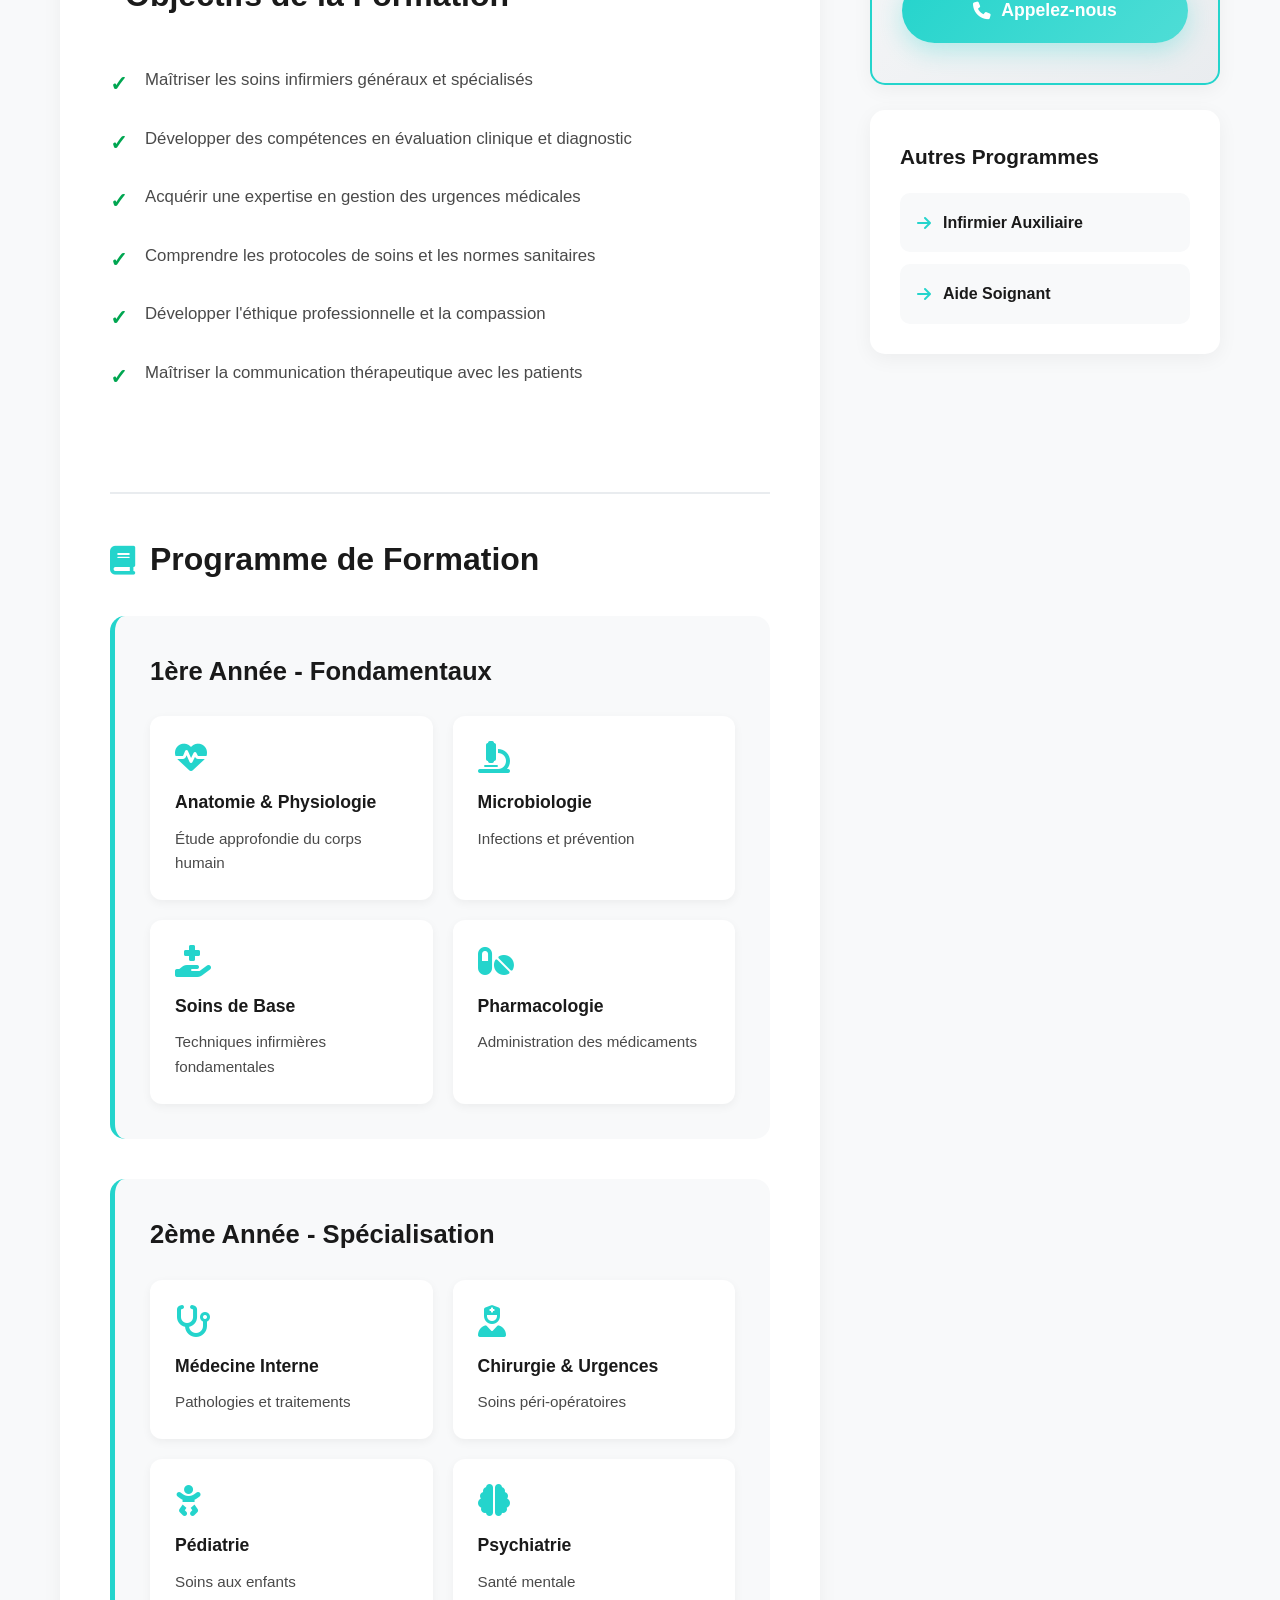
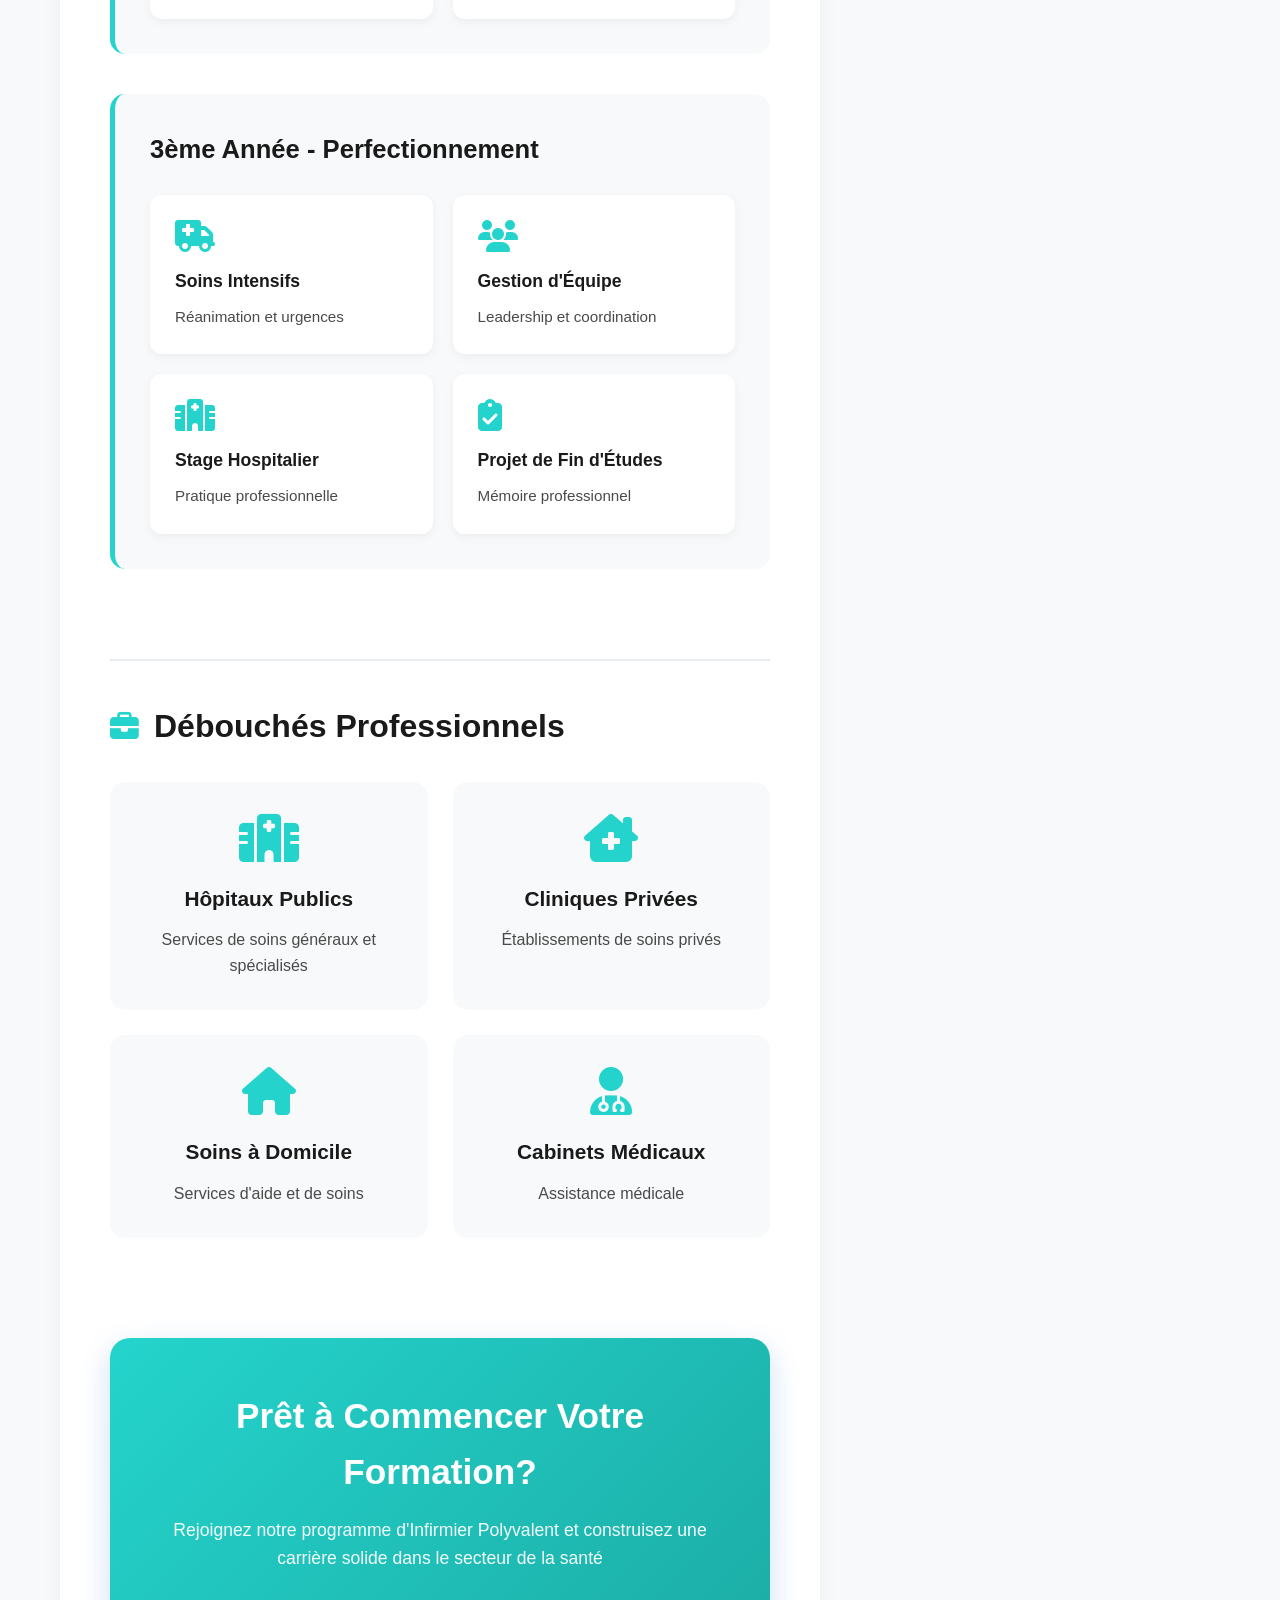
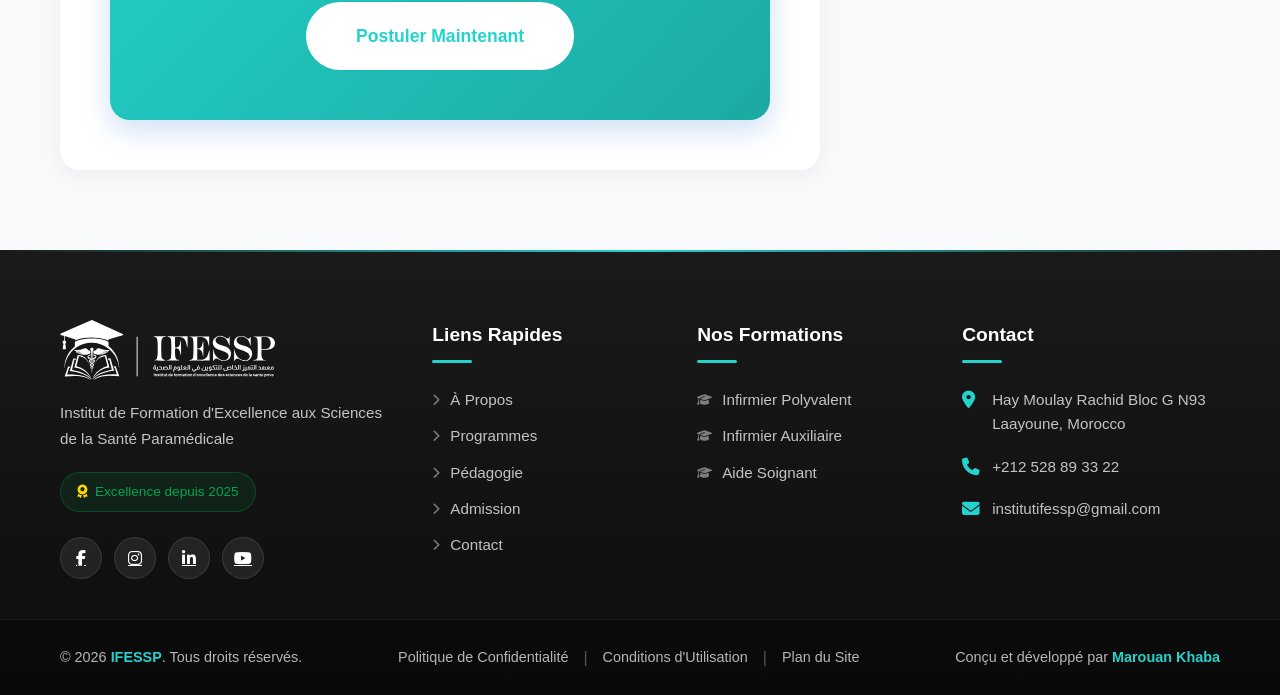
<file: infirmier-polyvalent.html>
<!DOCTYPE html>
<html lang="fr">
<head>
    <meta charset="UTF-8">
    <meta name="viewport" content="width=device-width, initial-scale=1.0">
    <title>Infirmier Polyvalent - IFESSP</title>
    <link rel="stylesheet" href="styles.css">
    <link rel="stylesheet" href="https://cdnjs.cloudflare.com/ajax/libs/font-awesome/6.4.0/css/all.min.css">
    <link rel="icon" type="image/svg+xml" href="favicon_ifessp_institute.svg">
</head>
<body>
    <!-- Navigation -->
    <nav class="navbar" id="navbar">
        <div class="nav-container">
            <a href="index.html" class="logo">
                <img src="header_logo.svg" alt="IFESSP Logo">
            </a>
            <button class="mobile-menu-toggle" id="mobileMenuToggle">
                <span></span>
                <span></span>
                <span></span>
            </button>
            <ul class="nav-menu" id="navMenu">
                <li><a href="index.html#accueil" class="nav-link">Accueil</a></li>
                <li><a href="index.html#apropos" class="nav-link">À Propos</a></li>
                <li><a href="index.html#programmes" class="nav-link active">Programmes</a></li>
                <li><a href="index.html#admission" class="nav-link">Admission</a></li>
                <li><a href="index.html#contact" class="nav-cta"><i class="fas fa-phone"></i><span>Contact</span></a></li>
            </ul>
            <div class="header-socials">
                <a href="https://www.facebook.com/profile.php?id=61583809679076" target="_blank" rel="noopener noreferrer" aria-label="Facebook"><i class="fab fa-facebook-f"></i></a>
                <a href="https://www.instagram.com/institut_ifessp/" target="_blank" rel="noopener noreferrer" aria-label="Instagram"><i class="fab fa-instagram"></i></a>
            </div>
        </div>
    </nav>

    <!-- Program Hero -->
    <section class="program-hero">
        <div class="program-hero-overlay"></div>
        <div class="program-hero-content">
            <div class="container">
                <div class="breadcrumb">
                    <a href="index.html">Accueil</a>
                    <i class="fas fa-chevron-right"></i>
                    <a href="index.html#programmes">Programmes</a>
                    <i class="fas fa-chevron-right"></i>
                    <span>Infirmier Polyvalent</span>
                </div>
                <h1>Formation Infirmier Polyvalent</h1>
                <div class="program-hero-meta">
                    <div class="meta-item">
                        <i class="fas fa-graduation-cap"></i>
                        <span>Niveau requis : <strong>BAC</strong></span>
                    </div>
                    <div class="meta-item">
                        <i class="fas fa-clock"></i>
                        <span>Durée : <strong>3 ans</strong></span>
                    </div>
                </div>
            </div>
        </div>
    </section>

    <!-- Program Content -->
    <section class="program-content-section">
        <div class="container">
            <div class="program-layout">
                <!-- Main Content -->
                <div class="program-main">
                    <div class="program-intro">
                        <h2>Devenez Infirmier Polyvalent Qualifié</h2>
                        <p class="lead">La formation d'Infirmier Polyvalent est une formation complète de 3 ans qui vous prépare à exercer le métier d'infirmier avec excellence. Cette formation combine théorie académique rigoureuse et pratique clinique intensive pour former des professionnels de santé compétents et dévoués.</p>
                    </div>

                    <div class="program-image-featured">
                        <img src="images/Gemini_Generated_Image_5qboi05qboi05qbo.png" alt="Formation Infirmier Polyvalent">
                    </div>

                    <div class="program-section">
                        <h3><i class="fas fa-target"></i> Objectifs de la Formation</h3>
                        <ul class="program-list">
                            <li>Maîtriser les soins infirmiers généraux et spécialisés</li>
                            <li>Développer des compétences en évaluation clinique et diagnostic</li>
                            <li>Acquérir une expertise en gestion des urgences médicales</li>
                            <li>Comprendre les protocoles de soins et les normes sanitaires</li>
                            <li>Développer l'éthique professionnelle et la compassion</li>
                            <li>Maîtriser la communication thérapeutique avec les patients</li>
                        </ul>
                    </div>

                    <div class="program-section">
                        <h3><i class="fas fa-book"></i> Programme de Formation</h3>
                        
                        <div class="program-years">
                            <div class="program-year">
                                <h4>1ère Année - Fondamentaux</h4>
                                <div class="modules-grid">
                                    <div class="module-card">
                                        <i class="fas fa-heartbeat"></i>
                                        <h5>Anatomie & Physiologie</h5>
                                        <p>Étude approfondie du corps humain</p>
                                    </div>
                                    <div class="module-card">
                                        <i class="fas fa-microscope"></i>
                                        <h5>Microbiologie</h5>
                                        <p>Infections et prévention</p>
                                    </div>
                                    <div class="module-card">
                                        <i class="fas fa-hand-holding-medical"></i>
                                        <h5>Soins de Base</h5>
                                        <p>Techniques infirmières fondamentales</p>
                                    </div>
                                    <div class="module-card">
                                        <i class="fas fa-pills"></i>
                                        <h5>Pharmacologie</h5>
                                        <p>Administration des médicaments</p>
                                    </div>
                                </div>
                            </div>

                            <div class="program-year">
                                <h4>2ème Année - Spécialisation</h4>
                                <div class="modules-grid">
                                    <div class="module-card">
                                        <i class="fas fa-stethoscope"></i>
                                        <h5>Médecine Interne</h5>
                                        <p>Pathologies et traitements</p>
                                    </div>
                                    <div class="module-card">
                                        <i class="fas fa-user-nurse"></i>
                                        <h5>Chirurgie & Urgences</h5>
                                        <p>Soins péri-opératoires</p>
                                    </div>
                                    <div class="module-card">
                                        <i class="fas fa-baby"></i>
                                        <h5>Pédiatrie</h5>
                                        <p>Soins aux enfants</p>
                                    </div>
                                    <div class="module-card">
                                        <i class="fas fa-brain"></i>
                                        <h5>Psychiatrie</h5>
                                        <p>Santé mentale</p>
                                    </div>
                                </div>
                            </div>

                            <div class="program-year">
                                <h4>3ème Année - Perfectionnement</h4>
                                <div class="modules-grid">
                                    <div class="module-card">
                                        <i class="fas fa-ambulance"></i>
                                        <h5>Soins Intensifs</h5>
                                        <p>Réanimation et urgences</p>
                                    </div>
                                    <div class="module-card">
                                        <i class="fas fa-users"></i>
                                        <h5>Gestion d'Équipe</h5>
                                        <p>Leadership et coordination</p>
                                    </div>
                                    <div class="module-card">
                                        <i class="fas fa-hospital"></i>
                                        <h5>Stage Hospitalier</h5>
                                        <p>Pratique professionnelle</p>
                                    </div>
                                    <div class="module-card">
                                        <i class="fas fa-clipboard-check"></i>
                                        <h5>Projet de Fin d'Études</h5>
                                        <p>Mémoire professionnel</p>
                                    </div>
                                </div>
                            </div>
                        </div>
                    </div>

                    <div class="program-section">
                        <h3><i class="fas fa-briefcase"></i> Débouchés Professionnels</h3>
                        <div class="careers-grid">
                            <div class="career-card">
                                <i class="fas fa-hospital-alt"></i>
                                <h4>Hôpitaux Publics</h4>
                                <p>Services de soins généraux et spécialisés</p>
                            </div>
                            <div class="career-card">
                                <i class="fas fa-clinic-medical"></i>
                                <h4>Cliniques Privées</h4>
                                <p>Établissements de soins privés</p>
                            </div>
                            <div class="career-card">
                                <i class="fas fa-home"></i>
                                <h4>Soins à Domicile</h4>
                                <p>Services d'aide et de soins</p>
                            </div>
                            <div class="career-card">
                                <i class="fas fa-user-md"></i>
                                <h4>Cabinets Médicaux</h4>
                                <p>Assistance médicale</p>
                            </div>
                        </div>
                    </div>

                    <div class="program-cta-section">
                        <div class="cta-box">
                            <h3>Prêt à Commencer Votre Formation?</h3>
                            <p>Rejoignez notre programme d'Infirmier Polyvalent et construisez une carrière solide dans le secteur de la santé</p>
                            <a href="index.html#contact" class="btn btn-primary btn-large">Postuler Maintenant</a>
                        </div>
                    </div>
                </div>

                <!-- Sidebar -->
                <aside class="program-sidebar">
                    <div class="sidebar-card">
                        <h4>Informations Clés</h4>
                        <ul class="sidebar-info">
                            <li>
                                <i class="fas fa-calendar"></i>
                                <div>
                                    <strong>Rentrée</strong>
                                    <span>Septembre 2025</span>
                                </div>
                            </li>
                            <li>
                                <i class="fas fa-user-graduate"></i>
                                <div>
                                    <strong>Places disponibles</strong>
                                    <span>Limitées</span>
                                </div>
                            </li>
                            <li>
                                <i class="fas fa-language"></i>
                                <div>
                                    <strong>Langue</strong>
                                    <span>Français / Arabe</span>
                                </div>
                            </li>
                        </ul>
                    </div>

                    <div class="sidebar-card">
                        <h4>Conditions d'Admission</h4>
                        <ul class="sidebar-list">
                            <li><i class="fas fa-check"></i> Baccalauréat (toutes séries)</li>
                            <li><i class="fas fa-check"></i> Dossier de candidature complet</li>
                            <li><i class="fas fa-check"></i> Entretien de motivation</li>
                            <li><i class="fas fa-check"></i> Aptitude médicale</li>
                        </ul>
                    </div>

                    <div class="sidebar-card sidebar-cta">
                        <h4>Besoin d'Information?</h4>
                        <p>Contactez notre équipe pour plus de détails</p>
                        <a href="index.html#contact" class="btn btn-secondary btn-block">Nous Contacter</a>
                        <a href="tel:+212528893322" class="btn btn-outline btn-block">
                            <i class="fas fa-phone"></i> Appelez-nous
                        </a>
                    </div>

                    <div class="sidebar-card">
                        <h4>Autres Programmes</h4>
                        <div class="related-programs">
                            <a href="infirmier-auxiliaire.html" class="related-program-link">
                                <i class="fas fa-arrow-right"></i>
                                <span>Infirmier Auxiliaire</span>
                            </a>
                            <a href="aide-soignant.html" class="related-program-link">
                                <i class="fas fa-arrow-right"></i>
                                <span>Aide Soignant</span>
                            </a>
                        </div>
                    </div>
                </aside>
            </div>
        </div>
    </section>

    <!-- Footer -->
    <footer class="footer">
        <div class="footer-main">
            <div class="container">
                <div class="footer-content">
                    <div class="footer-col footer-col-about">
                        <div class="footer-logo">
                            <img src="footer_logo.svg" alt="IFESSP Logo">
                        </div>
                        <p class="footer-description">Institut de Formation d'Excellence aux Sciences de la Santé Paramédicale</p>
                        <div class="footer-badge">
                            <i class="fas fa-award"></i>
                            <span>Excellence depuis 2025</span>
                        </div>
                        <div class="social-links">
                            <a href="https://www.facebook.com/profile.php?id=61583809679076" aria-label="Facebook" class="social-link" target="_blank">
                                <i class="fab fa-facebook-f"></i>
                            </a>
                            <a href="https://www.instagram.com/institut_ifessp/" aria-label="Instagram" class="social-link" target="_blank">
                                <i class="fab fa-instagram"></i>
                            </a>
                            <a href="#" aria-label="LinkedIn" class="social-link">
                                <i class="fab fa-linkedin-in"></i>
                            </a>
                            <a href="#" aria-label="YouTube" class="social-link">
                                <i class="fab fa-youtube"></i>
                            </a>
                        </div>
                    </div>
                    
                    <div class="footer-col">
                        <h4 class="footer-title">Liens Rapides</h4>
                        <ul class="footer-links">
                            <li><a href="index.html#apropos"><i class="fas fa-chevron-right"></i> À Propos</a></li>
                            <li><a href="index.html#programmes"><i class="fas fa-chevron-right"></i> Programmes</a></li>
                            <li><a href="index.html#pedagogie"><i class="fas fa-chevron-right"></i> Pédagogie</a></li>
                            <li><a href="index.html#admission"><i class="fas fa-chevron-right"></i> Admission</a></li>
                            <li><a href="index.html#contact"><i class="fas fa-chevron-right"></i> Contact</a></li>
                        </ul>
                    </div>
                    
                    <div class="footer-col">
                        <h4 class="footer-title">Nos Formations</h4>
                        <ul class="footer-links">
                            <li><a href="infirmier-polyvalent.html"><i class="fas fa-graduation-cap"></i> Infirmier Polyvalent</a></li>
                            <li><a href="infirmier-auxiliaire.html"><i class="fas fa-graduation-cap"></i> Infirmier Auxiliaire</a></li>
                            <li><a href="aide-soignant.html"><i class="fas fa-graduation-cap"></i> Aide Soignant</a></li>
                        </ul>
                    </div>
                    
                    <div class="footer-col">
                        <h4 class="footer-title">Contact</h4>
                        <ul class="footer-contact">
                            <li>
                                <i class="fas fa-map-marker-alt"></i>
                                <span>Hay Moulay Rachid Bloc G N93<br>Laayoune, Morocco</span>
                            </li>
                            <li>
                                <i class="fas fa-phone"></i>
                                <span>+212 528 89 33 22</span>
                            </li>
                            <li>
                                <i class="fas fa-envelope"></i>
                                <span>institutifessp@gmail.com</span>
                            </li>
                        </ul>
                    </div>
                </div>
            </div>
        </div>
        
        <div class="footer-bottom">
            <div class="container">
                <div class="footer-bottom-content">
                    <div class="footer-copyright">
                        <p>&copy; 2026 <strong>IFESSP</strong>. Tous droits réservés.</p>
                    </div>
                    <div class="footer-links-bottom">
                        <a href="#privacy">Politique de Confidentialité</a>
                        <span class="separator">|</span>
                        <a href="#terms">Conditions d'Utilisation</a>
                        <span class="separator">|</span>
                        <a href="#sitemap">Plan du Site</a>
                    </div>
                    <div class="footer-credit">
                        <p>Conçu et développé par <a href="https://wa.me/212644682293" target="_blank" rel="noopener noreferrer" class="developer-link">Marouan Khaba</a></p>
                    </div>
                </div>
            </div>
        </div>
    </footer>

    <!-- Welcome Ad Popup -->
    <div class="notification-backdrop" id="notificationBackdrop"></div>
    <div class="registration-notification welcome-ad-popup" id="registrationNotification" role="dialog" aria-modal="true">
        <button class="notification-close welcome-ad-close" id="notificationClose" aria-label="Fermer">
            <i class="fas fa-times"></i>
        </button>
        <div class="notification-body welcome-ad-body">
            <img src="images/inscriptions-ad.png" alt="Inscriptions ouvertes - IFESSP" class="notification-image">
        </div>
        <div class="notification-footer">
            <a href="https://wa.me/212661192854?text=Bonjour%2C%20je%20souhaite%20m'inscrire%20%C3%A0%20l'IFESSP." class="notification-btn whatsapp-popup-btn" id="notificationWhatsappBtn" target="_blank" rel="noopener noreferrer">
                <i class="fab fa-whatsapp"></i>
                <span>Envoyer un message WhatsApp</span>
            </a>
        </div>
    </div>

    <!-- Floating WhatsApp Button -->
    <a href="https://wa.me/212661192854?text=Bonjour%2C%20je%20souhaite%20m'inscrire%20%C3%A0%20l'IFESSP." class="whatsapp-float" target="_blank" rel="noopener noreferrer" aria-label="Contactez-nous sur WhatsApp">
        <span class="whatsapp-float-tooltip">Contactez-nous</span>
        <i class="fab fa-whatsapp"></i>
    </a>

    <!-- Modern Bottom Navigation Bar (Mobile only) -->
    <div class="bottom-nav">
        <a href="index.html#accueil" class="bottom-nav-link">
            <i class="fas fa-home"></i>
            <span>Accueil</span>
        </a>
        <a href="index.html#campus" class="bottom-nav-link">
            <i class="fas fa-university"></i>
            <span>Campus</span>
        </a>
        <a href="index.html#programmes" class="bottom-nav-link">
            <i class="fas fa-graduation-cap"></i>
            <span>Programmes</span>
        </a>
        <a href="index.html#contact" class="bottom-nav-link">
            <i class="fas fa-envelope"></i>
            <span>Contact</span>
        </a>
        <button class="bottom-nav-link" id="bottomNavMoreBtn" aria-label="Menu supplémentaire">
            <i class="fas fa-bars"></i>
            <span>Plus</span>
        </button>
    </div>

    <!-- Bottom Sheet Menu (More Items) -->
    <div class="bottom-sheet" id="bottomSheetMenu" aria-hidden="true">
        <div class="bottom-sheet-backdrop" id="bottomSheetBackdrop"></div>
        <div class="bottom-sheet-content">
            <div class="bottom-sheet-drag-handle"></div>
            <div class="bottom-sheet-header">
                <h3>Menu Principal</h3>
                <button class="bottom-sheet-close" id="bottomSheetClose" aria-label="Fermer le menu"><i class="fas fa-times"></i></button>
            </div>
            <ul class="bottom-sheet-links">
                <li><a href="index.html#apropos" class="bottom-sheet-link"><i class="fas fa-info-circle"></i><span>À Propos</span></a></li>
                <li><a href="index.html#direction" class="bottom-sheet-link"><i class="fas fa-user-tie"></i><span>Direction</span></a></li>
                <li><a href="index.html#pedagogie" class="bottom-sheet-link"><i class="fas fa-book-open"></i><span>Pédagogie</span></a></li>
                <li><a href="index.html#admission" class="bottom-sheet-link"><i class="fas fa-clipboard-check"></i><span>Admission</span></a></li>
            </ul>
        </div>
    </div>

    <script src="script.js"></script>
</body>
</html>
</file>
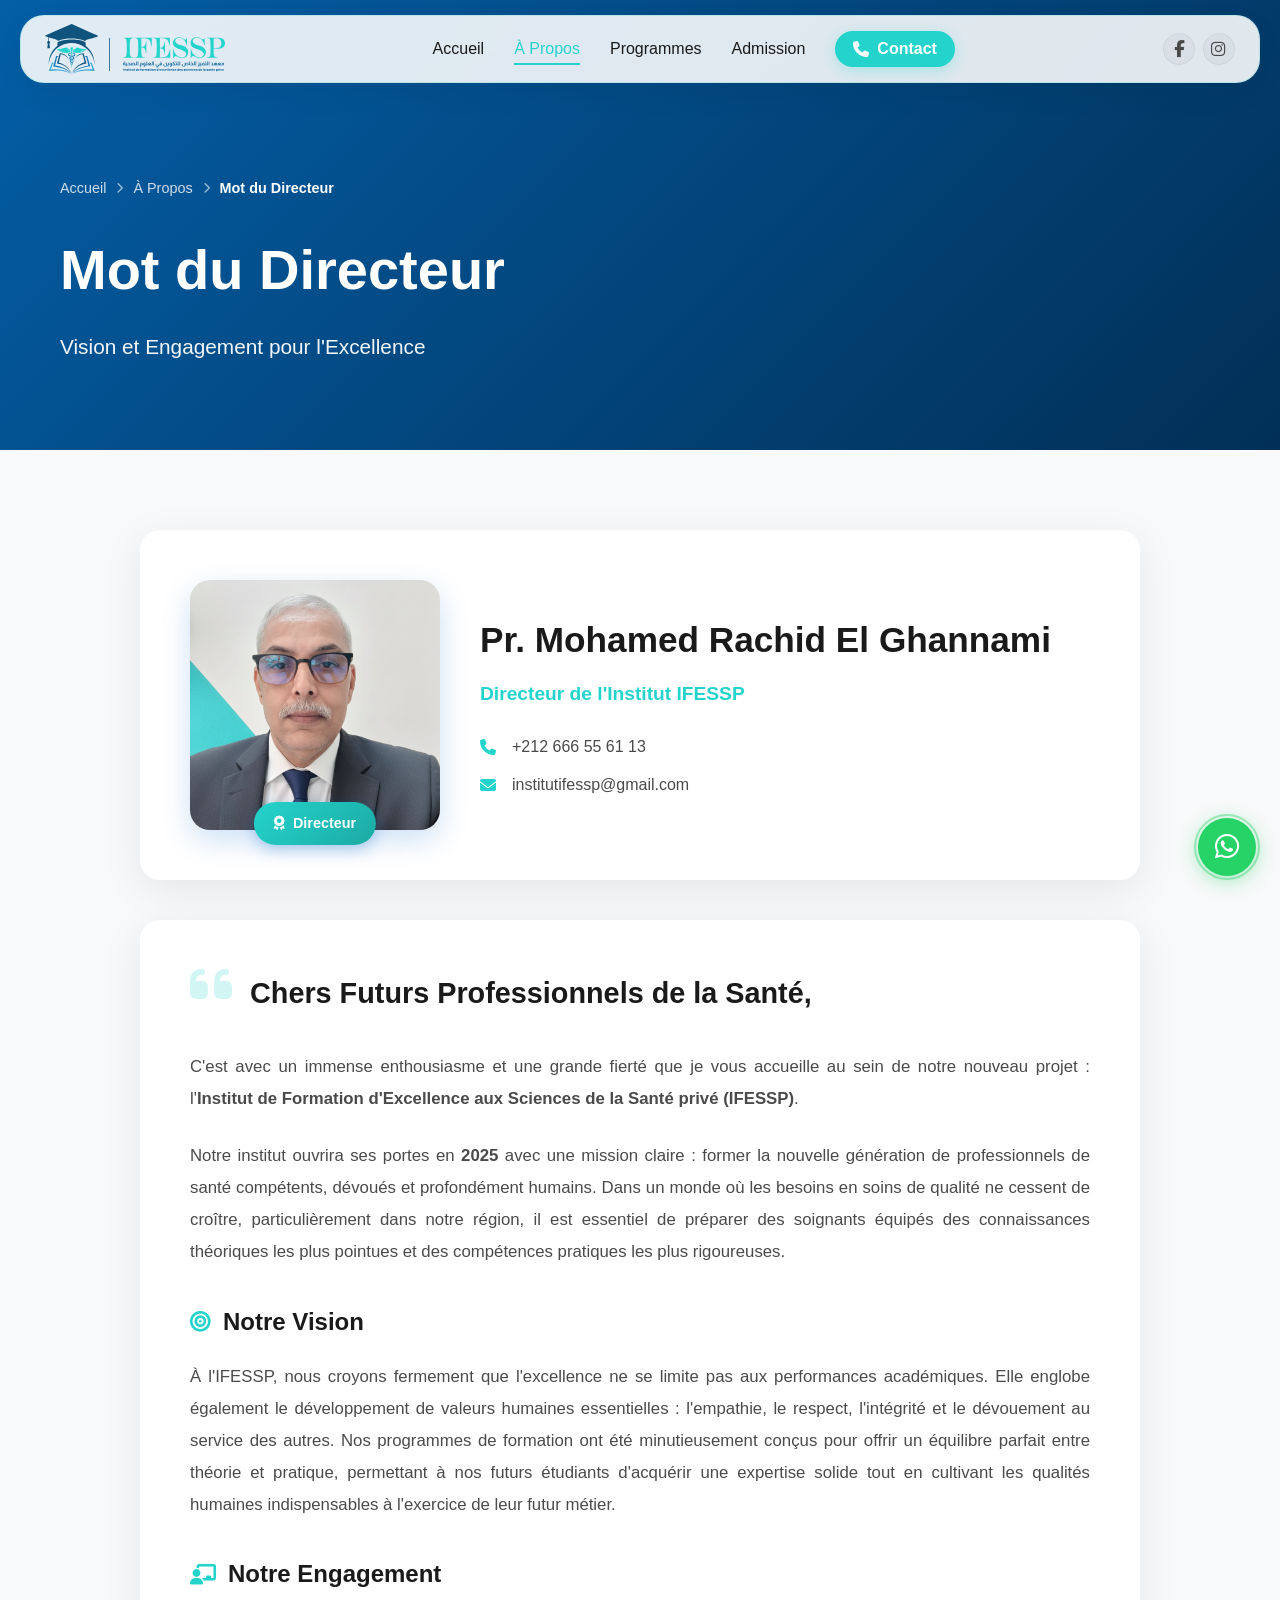
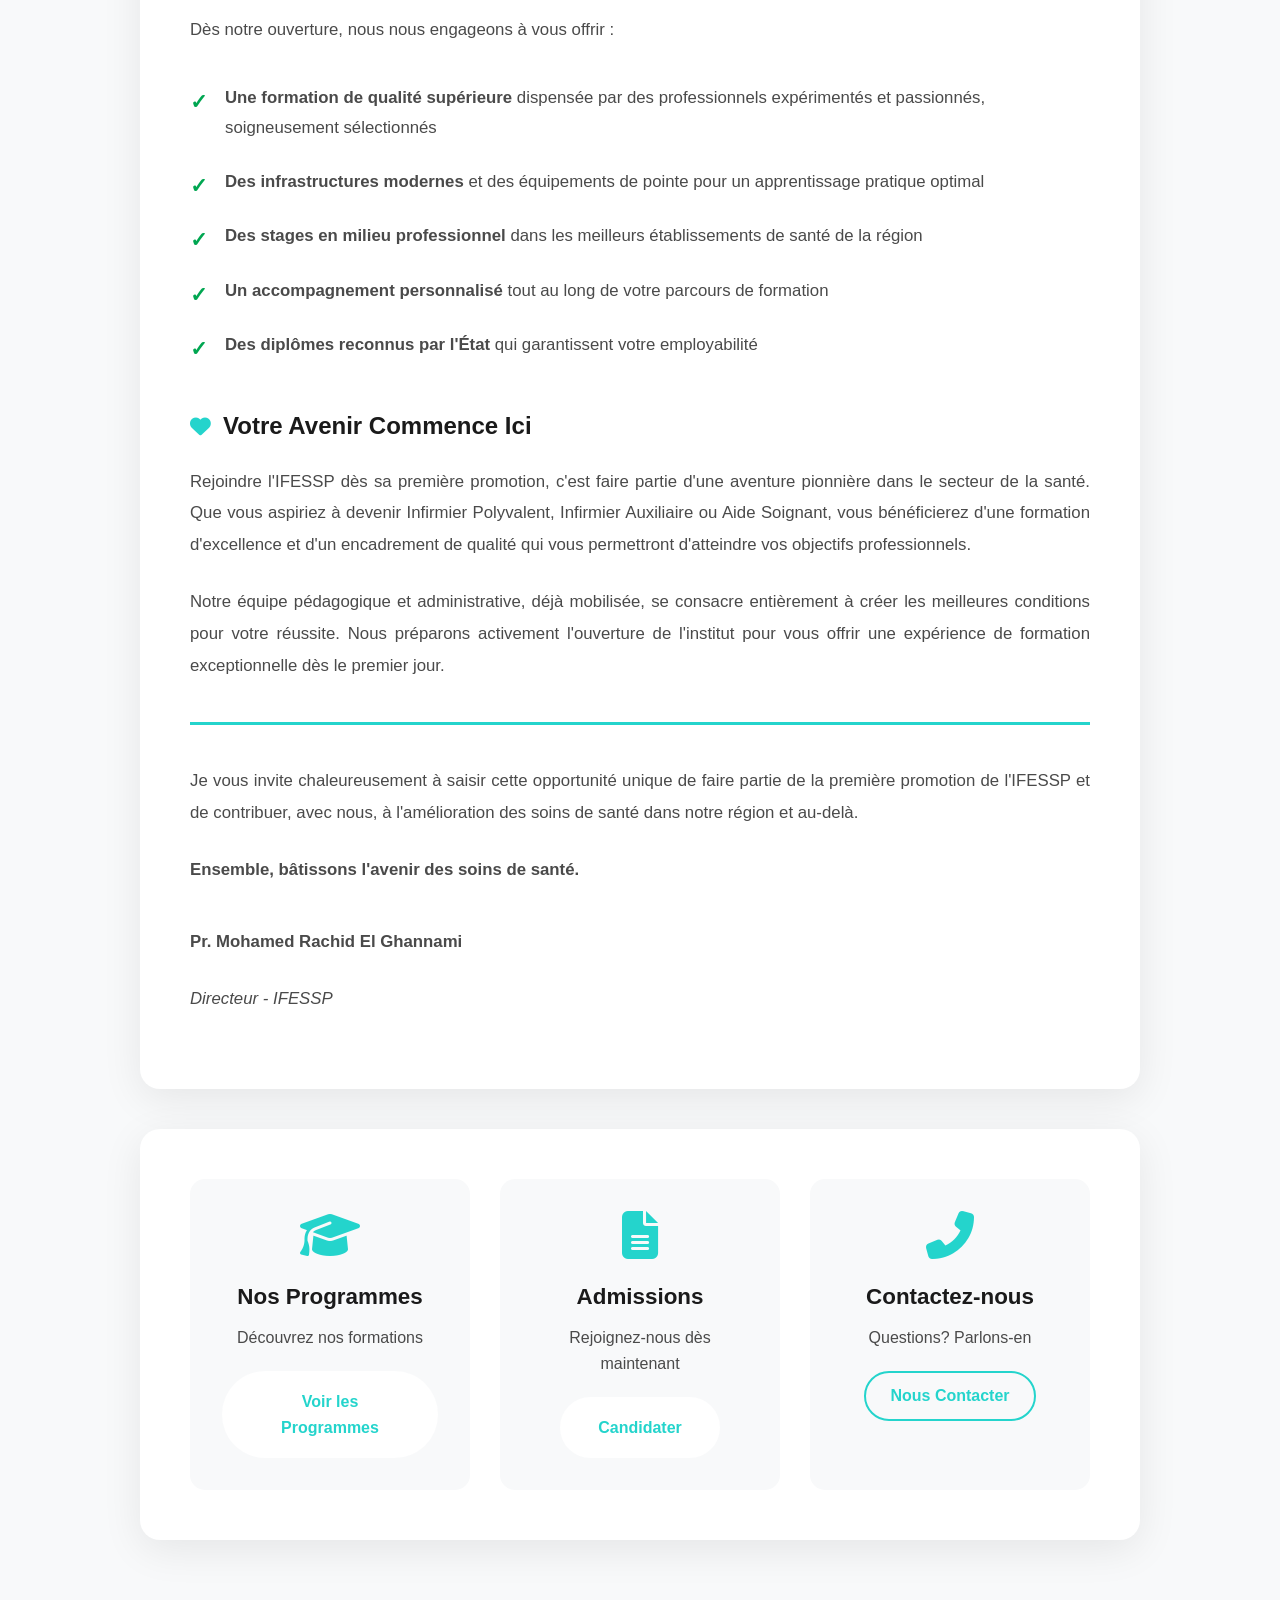
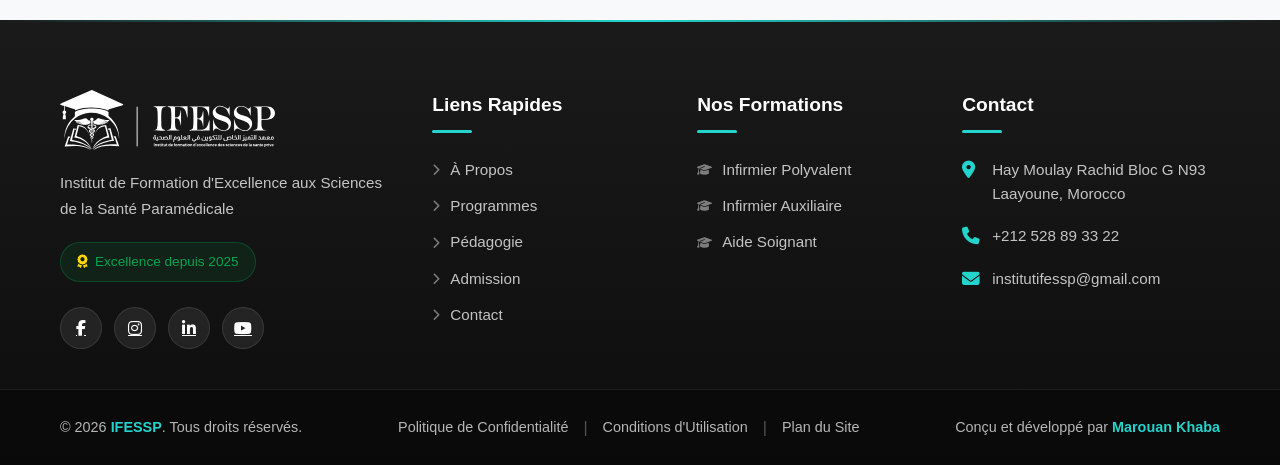
<file: mot-du-directeur.html>
<!DOCTYPE html>
<html lang="fr">
<head>
    <meta charset="UTF-8">
    <meta name="viewport" content="width=device-width, initial-scale=1.0">
    <title>Mot du Directeur - IFESSP</title>
    <link rel="stylesheet" href="styles.css">
    <link rel="stylesheet" href="https://cdnjs.cloudflare.com/ajax/libs/font-awesome/6.4.0/css/all.min.css">
    <link rel="icon" type="image/svg+xml" href="favicon_ifessp_institute.svg">
</head>
<body>
    <nav class="navbar" id="navbar">
        <div class="nav-container">
            <a href="index.html" class="logo">
                <img src="header_logo.svg" alt="IFESSP Logo">
            </a>
            <button class="mobile-menu-toggle" id="mobileMenuToggle">
                <span></span>
                <span></span>
                <span></span>
            </button>
            <ul class="nav-menu" id="navMenu">
                <li><a href="index.html#accueil" class="nav-link">Accueil</a></li>
                <li><a href="index.html#apropos" class="nav-link active">À Propos</a></li>
                <li><a href="index.html#programmes" class="nav-link">Programmes</a></li>
                <li><a href="index.html#admission" class="nav-link">Admission</a></li>
                <li><a href="#contact" class="nav-cta"><i class="fas fa-phone"></i><span>Contact</span></a></li>
            </ul>
            <div class="header-socials">
                <a href="https://www.facebook.com/profile.php?id=61583809679076" target="_blank" rel="noopener noreferrer" aria-label="Facebook"><i class="fab fa-facebook-f"></i></a>
                <a href="https://www.instagram.com/institut_ifessp/" target="_blank" rel="noopener noreferrer" aria-label="Instagram"><i class="fab fa-instagram"></i></a>
            </div>
        </div>
    </nav>

    <section class="director-hero">
        <div class="director-hero-overlay"></div>
        <div class="director-hero-content">
            <div class="container">
                <div class="breadcrumb">
                    <a href="index.html">Accueil</a>
                    <i class="fas fa-chevron-right"></i>
                    <a href="index.html#apropos">À Propos</a>
                    <i class="fas fa-chevron-right"></i>
                    <span>Mot du Directeur</span>
                </div>
                <h1>Mot du Directeur</h1>
                <p class="director-subtitle">Vision et Engagement pour l'Excellence</p>
            </div>
        </div>
    </section>

    <section class="director-content-section">
        <div class="container">
            <div class="director-layout">
                <div class="director-card">
                    <div class="director-image-wrapper">
                        <img src="images/Directeur_image22.png" alt="Pr. Mohamed Rachid El Ghannami" class="director-image">
                        <div class="director-badge">
                            <i class="fas fa-award"></i>
                            <span>Directeur</span>
                        </div>
                    </div>
                    <div class="director-info">
                        <h2>Pr. Mohamed Rachid El Ghannami</h2>
                        <p class="director-title">Directeur de l'Institut IFESSP</p>
                        <div class="director-contact-info">
                            <div class="contact-item">
                                <i class="fas fa-phone"></i>
                                <a href="tel:+212666556113">+212 666 55 61 13</a>
                            </div>
                            <div class="contact-item">
                                <i class="fas fa-envelope"></i>
                                <a href="mailto:institutifessp@gmail.com">institutifessp@gmail.com</a>
                            </div>
                        </div>
                    </div>
                </div>

                <div class="director-message">
                    <div class="message-intro">
                        <i class="fas fa-quote-left quote-icon"></i>
                        <h3>Chers Futurs Professionnels de la Santé,</h3>
                    </div>

                    <div class="message-content">
                        <p>C'est avec un immense enthousiasme et une grande fierté que je vous accueille au sein de notre nouveau projet : l'<strong>Institut de Formation d'Excellence aux Sciences de la Santé privé (IFESSP)</strong>.</p>

                        <p>Notre institut ouvrira ses portes en <strong>2025</strong> avec une mission claire : former la nouvelle génération de professionnels de santé compétents, dévoués et profondément humains. Dans un monde où les besoins en soins de qualité ne cessent de croître, particulièrement dans notre région, il est essentiel de préparer des soignants équipés des connaissances théoriques les plus pointues et des compétences pratiques les plus rigoureuses.</p>

                        <h4><i class="fas fa-bullseye"></i> Notre Vision</h4>
                        <p>À l'IFESSP, nous croyons fermement que l'excellence ne se limite pas aux performances académiques. Elle englobe également le développement de valeurs humaines essentielles : l'empathie, le respect, l'intégrité et le dévouement au service des autres. Nos programmes de formation ont été minutieusement conçus pour offrir un équilibre parfait entre théorie et pratique, permettant à nos futurs étudiants d'acquérir une expertise solide tout en cultivant les qualités humaines indispensables à l'exercice de leur futur métier.</p>

                        <h4><i class="fas fa-chalkboard-teacher"></i> Notre Engagement</h4>
                        <p>Dès notre ouverture, nous nous engageons à vous offrir :</p>
                        <ul class="message-list">
                            <li><strong>Une formation de qualité supérieure</strong> dispensée par des professionnels expérimentés et passionnés, soigneusement sélectionnés</li>
                            <li><strong>Des infrastructures modernes</strong> et des équipements de pointe pour un apprentissage pratique optimal</li>
                            <li><strong>Des stages en milieu professionnel</strong> dans les meilleurs établissements de santé de la région</li>
                            <li><strong>Un accompagnement personnalisé</strong> tout au long de votre parcours de formation</li>
                            <li><strong>Des diplômes reconnus par l'État</strong> qui garantissent votre employabilité</li>
                        </ul>

                        <h4><i class="fas fa-heart"></i> Votre Avenir Commence Ici</h4>
                        <p>Rejoindre l'IFESSP dès sa première promotion, c'est faire partie d'une aventure pionnière dans le secteur de la santé. Que vous aspiriez à devenir Infirmier Polyvalent, Infirmier Auxiliaire ou Aide Soignant, vous bénéficierez d'une formation d'excellence et d'un encadrement de qualité qui vous permettront d'atteindre vos objectifs professionnels.</p>

                        <p>Notre équipe pédagogique et administrative, déjà mobilisée, se consacre entièrement à créer les meilleures conditions pour votre réussite. Nous préparons activement l'ouverture de l'institut pour vous offrir une expérience de formation exceptionnelle dès le premier jour.</p>

                        <div class="message-closing">
                            <p class="closing-text">Je vous invite chaleureusement à saisir cette opportunité unique de faire partie de la première promotion de l'IFESSP et de contribuer, avec nous, à l'amélioration des soins de santé dans notre région et au-delà.</p>
                            <p class="closing-text"><strong>Ensemble, bâtissons l'avenir des soins de santé.</strong></p>
                            <div class="signature">
                                <p class="signature-name">Pr. Mohamed Rachid El Ghannami</p>
                                <p class="signature-title">Directeur - IFESSP</p>
                            </div>
                        </div>
                    </div>
                </div>

                <div class="director-cta">
                    <div class="cta-grid">
                        <div class="cta-item">
                            <i class="fas fa-graduation-cap"></i>
                            <h4>Nos Programmes</h4>
                            <p>Découvrez nos formations</p>
                            <a href="index.html#programmes" class="btn btn-primary">Voir les Programmes</a>
                        </div>
                        <div class="cta-item">
                            <i class="fas fa-file-alt"></i>
                            <h4>Admissions</h4>
                            <p>Rejoignez-nous dès maintenant</p>
                            <a href="index.html#contact" class="btn btn-primary">Candidater</a>
                        </div>
                        <div class="cta-item">
                            <i class="fas fa-phone-alt"></i>
                            <h4>Contactez-nous</h4>
                            <p>Questions? Parlons-en</p>
                            <a href="index.html#contact" class="btn btn-outline">Nous Contacter</a>
                        </div>
                    </div>
                </div>
            </div>
        </div>
    </section>

    <footer class="footer">
        <div class="footer-main">
            <div class="container">
                <div class="footer-content">
                    <div class="footer-col footer-col-about">
                        <div class="footer-logo"><img src="footer_logo.svg" alt="IFESSP Logo"></div>
                        <p class="footer-description">Institut de Formation d'Excellence aux Sciences de la Santé Paramédicale</p>
                        <div class="footer-badge"><i class="fas fa-award"></i><span>Excellence depuis 2025</span></div>
                        <div class="social-links">
                            <a href="https://www.facebook.com/profile.php?id=61583809679076" aria-label="Facebook" class="social-link" target="_blank"><i class="fab fa-facebook-f"></i></a>
                            <a href="https://www.instagram.com/institut_ifessp/" aria-label="Instagram" class="social-link" target="_blank"><i class="fab fa-instagram"></i></a>
                            <a href="#" aria-label="LinkedIn" class="social-link"><i class="fab fa-linkedin-in"></i></a>
                            <a href="#" aria-label="YouTube" class="social-link"><i class="fab fa-youtube"></i></a>
                        </div>
                    </div>
                    <div class="footer-col">
                        <h4 class="footer-title">Liens Rapides</h4>
                        <ul class="footer-links">
                            <li><a href="index.html#apropos"><i class="fas fa-chevron-right"></i> À Propos</a></li>
                            <li><a href="index.html#programmes"><i class="fas fa-chevron-right"></i> Programmes</a></li>
                            <li><a href="index.html#pedagogie"><i class="fas fa-chevron-right"></i> Pédagogie</a></li>
                            <li><a href="index.html#admission"><i class="fas fa-chevron-right"></i> Admission</a></li>
                            <li><a href="index.html#contact"><i class="fas fa-chevron-right"></i> Contact</a></li>
                        </ul>
                    </div>
                    <div class="footer-col">
                        <h4 class="footer-title">Nos Formations</h4>
                        <ul class="footer-links">
                            <li><a href="infirmier-polyvalent.html"><i class="fas fa-graduation-cap"></i> Infirmier Polyvalent</a></li>
                            <li><a href="infirmier-auxiliaire.html"><i class="fas fa-graduation-cap"></i> Infirmier Auxiliaire</a></li>
                            <li><a href="aide-soignant.html"><i class="fas fa-graduation-cap"></i> Aide Soignant</a></li>
                        </ul>
                    </div>
                    <div class="footer-col">
                        <h4 class="footer-title">Contact</h4>
                        <ul class="footer-contact">
                            <li><i class="fas fa-map-marker-alt"></i><span>Hay Moulay Rachid Bloc G N93<br>Laayoune, Morocco</span></li>
                            <li><i class="fas fa-phone"></i><span>+212 528 89 33 22</span></li>
                            <li><i class="fas fa-envelope"></i><span>institutifessp@gmail.com</span></li>
                        </ul>
                    </div>
                </div>
            </div>
        </div>
        <div class="footer-bottom">
            <div class="container">
                <div class="footer-bottom-content">
                    <div class="footer-copyright"><p>&copy; 2026 <strong>IFESSP</strong>. Tous droits réservés.</p></div>
                    <div class="footer-links-bottom">
                        <a href="#privacy">Politique de Confidentialité</a><span class="separator">|</span>
                        <a href="#terms">Conditions d'Utilisation</a><span class="separator">|</span>
                        <a href="#sitemap">Plan du Site</a>
                    </div>
                    <div class="footer-credit">
                        <p>Conçu et développé par <a href="https://wa.me/212644682293" target="_blank" rel="noopener noreferrer" class="developer-link">Marouan Khaba</a></p>
                    </div>
                </div>
            </div>
        </div>
    </footer>

    <!-- Welcome Ad Popup -->
    <div class="notification-backdrop" id="notificationBackdrop"></div>
    <div class="registration-notification welcome-ad-popup" id="registrationNotification" role="dialog" aria-modal="true">
        <button class="notification-close welcome-ad-close" id="notificationClose" aria-label="Fermer">
            <i class="fas fa-times"></i>
        </button>
        <div class="notification-body welcome-ad-body">
            <img src="images/inscriptions-ad.png" alt="Inscriptions ouvertes - IFESSP" class="notification-image">
        </div>
        <div class="notification-footer">
            <a href="https://wa.me/212661192854?text=Bonjour%2C%20je%20souhaite%20m'inscrire%20%C3%A0%20l'IFESSP." class="notification-btn whatsapp-popup-btn" id="notificationWhatsappBtn" target="_blank" rel="noopener noreferrer">
                <i class="fab fa-whatsapp"></i>
                <span>Envoyer un message WhatsApp</span>
            </a>
        </div>
    </div>

    <!-- Floating WhatsApp Button -->
    <a href="https://wa.me/212661192854?text=Bonjour%2C%20je%20souhaite%20m'inscrire%20%C3%A0%20l'IFESSP." class="whatsapp-float" target="_blank" rel="noopener noreferrer" aria-label="Contactez-nous sur WhatsApp">
        <span class="whatsapp-float-tooltip">Contactez-nous</span>
        <i class="fab fa-whatsapp"></i>
    </a>

    <!-- Modern Bottom Navigation Bar (Mobile only) -->
    <div class="bottom-nav">
        <a href="index.html#accueil" class="bottom-nav-link">
            <i class="fas fa-home"></i>
            <span>Accueil</span>
        </a>
        <a href="index.html#campus" class="bottom-nav-link">
            <i class="fas fa-university"></i>
            <span>Campus</span>
        </a>
        <a href="index.html#programmes" class="bottom-nav-link">
            <i class="fas fa-graduation-cap"></i>
            <span>Programmes</span>
        </a>
        <a href="index.html#contact" class="bottom-nav-link">
            <i class="fas fa-envelope"></i>
            <span>Contact</span>
        </a>
        <button class="bottom-nav-link" id="bottomNavMoreBtn" aria-label="Menu supplémentaire">
            <i class="fas fa-bars"></i>
            <span>Plus</span>
        </button>
    </div>

    <!-- Bottom Sheet Menu (More Items) -->
    <div class="bottom-sheet" id="bottomSheetMenu" aria-hidden="true">
        <div class="bottom-sheet-backdrop" id="bottomSheetBackdrop"></div>
        <div class="bottom-sheet-content">
            <div class="bottom-sheet-drag-handle"></div>
            <div class="bottom-sheet-header">
                <h3>Menu Principal</h3>
                <button class="bottom-sheet-close" id="bottomSheetClose" aria-label="Fermer le menu"><i class="fas fa-times"></i></button>
            </div>
            <ul class="bottom-sheet-links">
                <li><a href="index.html#apropos" class="bottom-sheet-link"><i class="fas fa-info-circle"></i><span>À Propos</span></a></li>
                <li><a href="index.html#direction" class="bottom-sheet-link"><i class="fas fa-user-tie"></i><span>Direction</span></a></li>
                <li><a href="index.html#pedagogie" class="bottom-sheet-link"><i class="fas fa-book-open"></i><span>Pédagogie</span></a></li>
                <li><a href="index.html#admission" class="bottom-sheet-link"><i class="fas fa-clipboard-check"></i><span>Admission</span></a></li>
            </ul>
        </div>
    </div>

    <script src="script.js"></script>
</body>
</html>
</file>
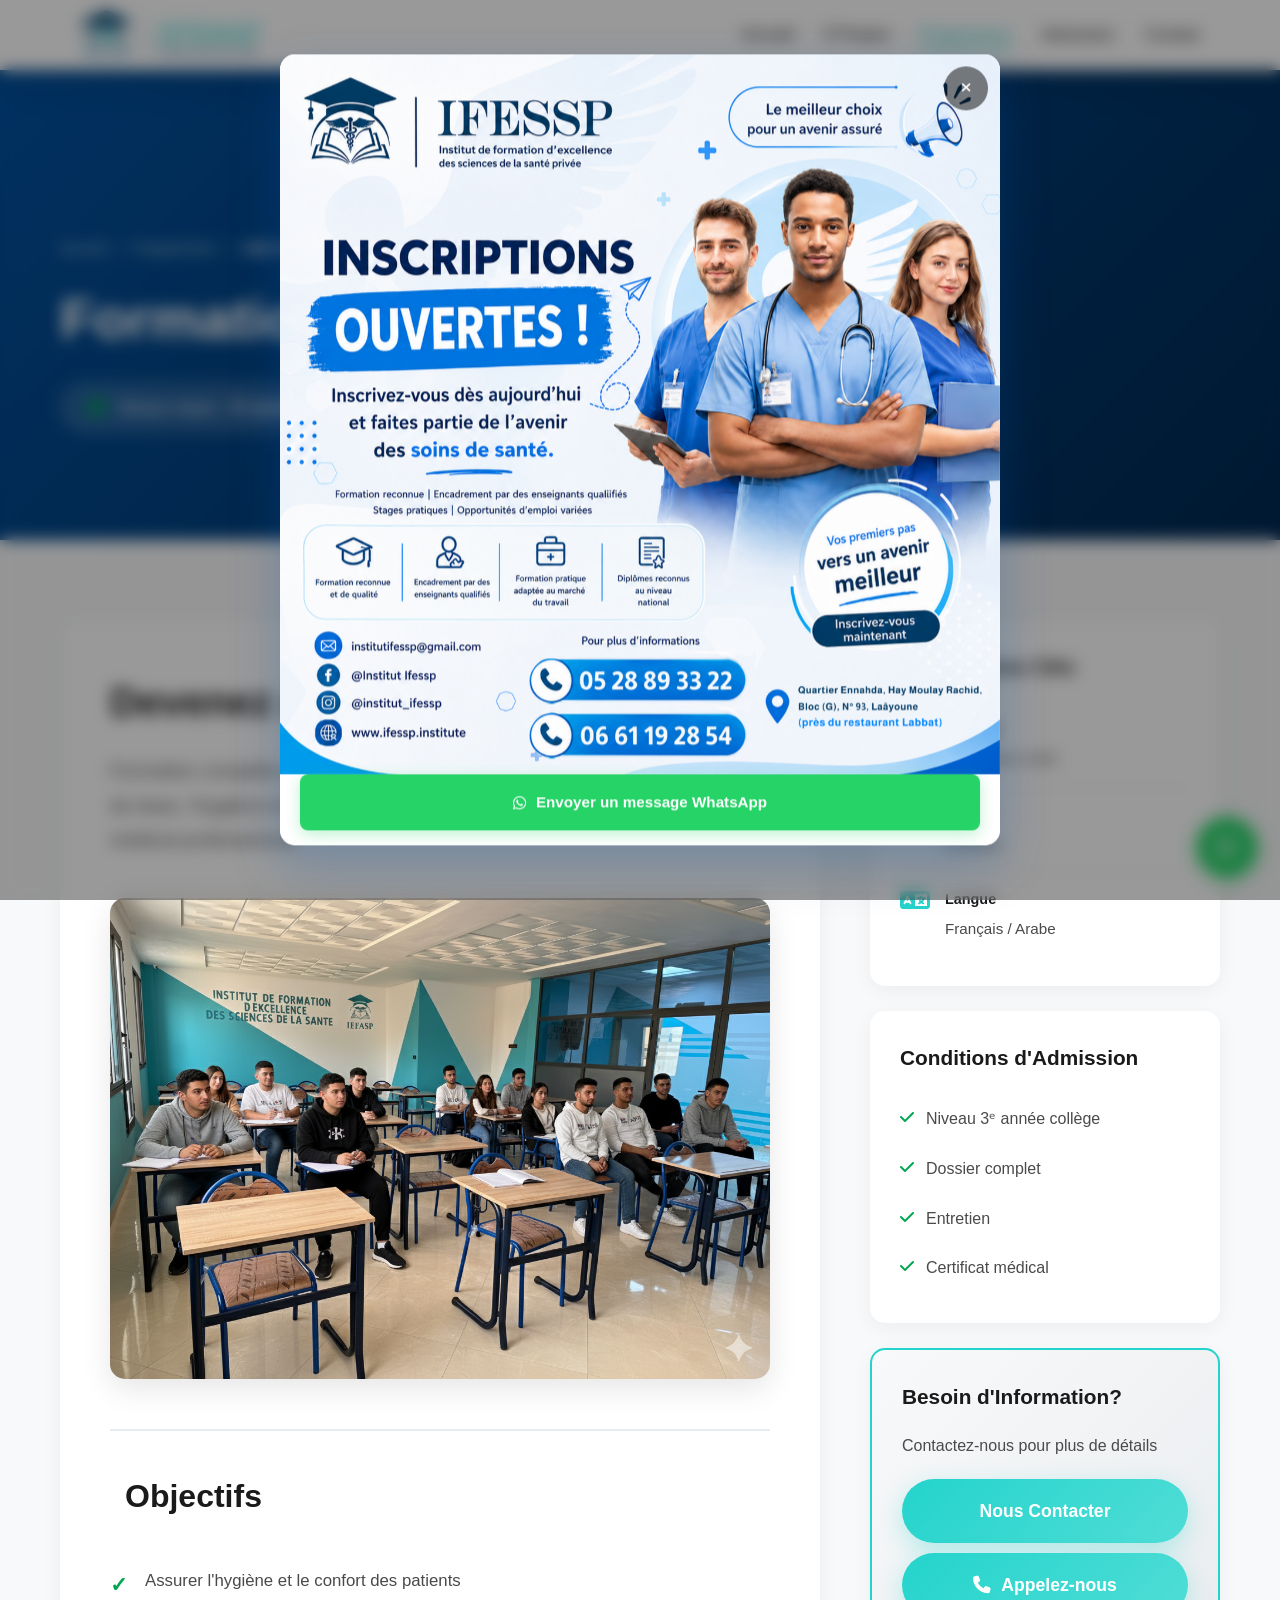
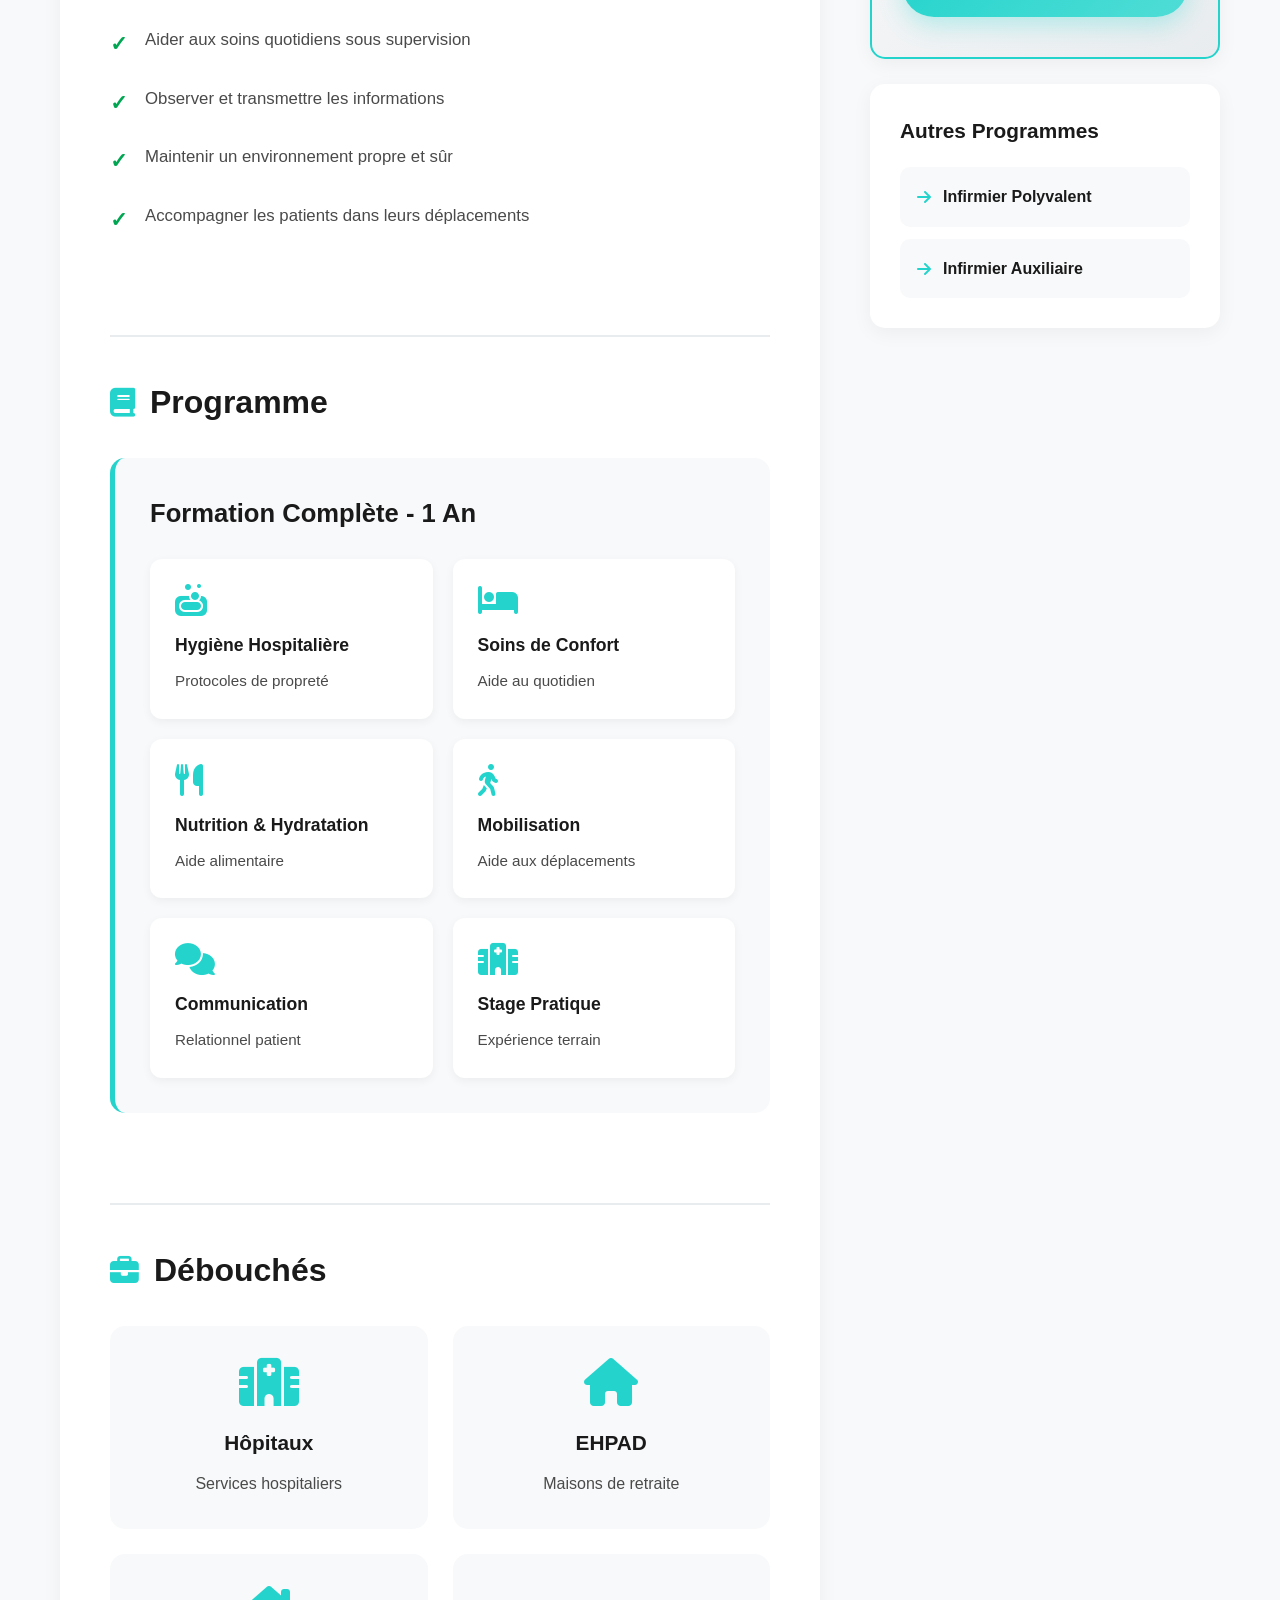
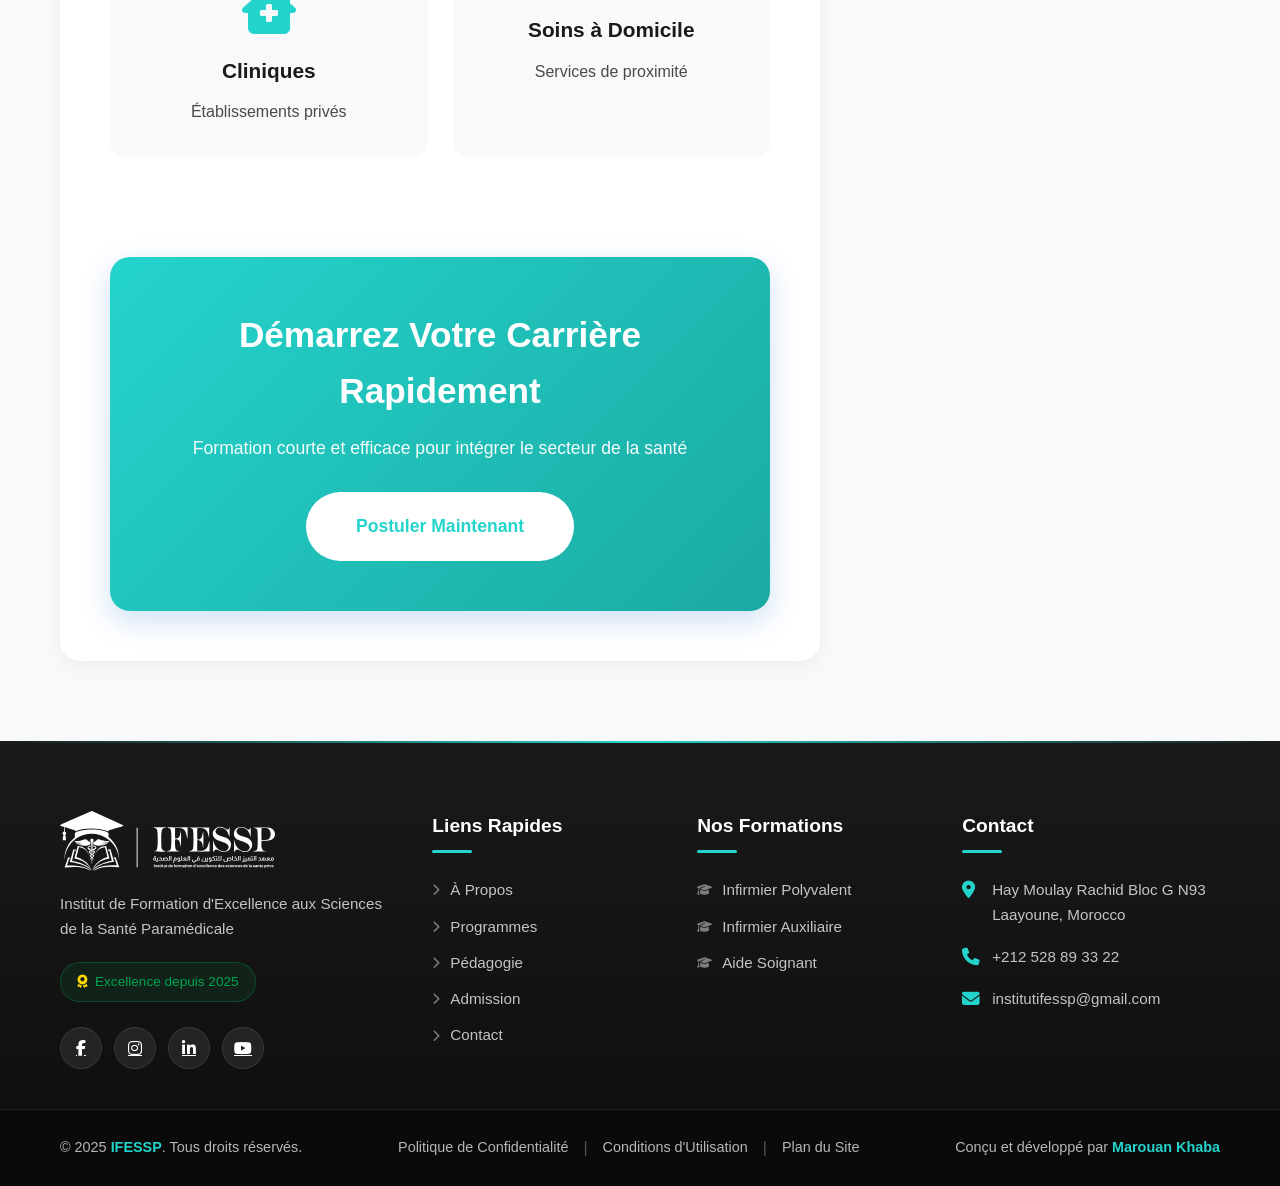
<file: Campus/aide-soignant.html>
<!DOCTYPE html>
<html lang="fr">
<head>
    <meta charset="UTF-8">
    <meta name="viewport" content="width=device-width, initial-scale=1.0">
    <title>Aide Soignant - IFESSP</title>
    <link rel="stylesheet" href="styles.css">
    <link rel="stylesheet" href="https://cdnjs.cloudflare.com/ajax/libs/font-awesome/6.4.0/css/all.min.css">
</head>
<body>
    <nav class="navbar" id="navbar">
        <div class="container">
            <div class="nav-container">
                <a href="index.html" class="logo">
                    <img src="header_logo.svg" alt="IFESSP Logo">
                </a>
                <ul class="nav-menu" id="navMenu">
                    <li><a href="index.html#accueil" class="nav-link">Accueil</a></li>
                    <li><a href="index.html#apropos" class="nav-link">À Propos</a></li>
                    <li><a href="index.html#programmes" class="nav-link active">Programmes</a></li>
                    <li><a href="index.html#admission" class="nav-link">Admission</a></li>
                    <li><a href="index.html#contact" class="nav-link btn-nav">Contact</a></li>
                </ul>
                <div class="mobile-menu-toggle" id="mobileMenuToggle">
                    <span></span><span></span><span></span>
                </div>
            </div>
        </div>
    </nav>

    <section class="program-hero">
        <div class="program-hero-overlay"></div>
        <div class="program-hero-content">
            <div class="container">
                <div class="breadcrumb">
                    <a href="index.html">Accueil</a>
                    <i class="fas fa-chevron-right"></i>
                    <a href="index.html#programmes">Programmes</a>
                    <i class="fas fa-chevron-right"></i>
                    <span>Aide Soignant</span>
                </div>
                <h1>Formation Aide Soignant</h1>
                <div class="program-hero-meta">
                    <div class="meta-item">
                        <i class="fas fa-graduation-cap"></i>
                        <span>Niveau requis : <strong>3ᵉ année Collège</strong></span>
                    </div>
                    <div class="meta-item">
                        <i class="fas fa-clock"></i>
                        <span>Durée : <strong>1 an</strong></span>
                    </div>
                </div>
            </div>
        </div>
    </section>

    <section class="program-content-section">
        <div class="container">
            <div class="program-layout">
                <div class="program-main">
                    <div class="program-intro">
                        <h2>Devenez Aide Soignant Qualifié</h2>
                        <p class="lead">Formation complète d'un an pour devenir Aide Soignant. Apprenez les soins de base, l'hygiène et l'accompagnement des patients dans un environnement médical professionnel.</p>
                    </div>

                    <div class="program-image-featured">
                        <img src="images/Gemini_Generated_Image_ok5yook5yook5yoo.png" alt="Formation Aide Soignant">
                    </div>

                    <div class="program-section">
                        <h3><i class="fas fa-target"></i> Objectifs</h3>
                        <ul class="program-list">
                            <li>Assurer l'hygiène et le confort des patients</li>
                            <li>Aider aux soins quotidiens sous supervision</li>
                            <li>Observer et transmettre les informations</li>
                            <li>Maintenir un environnement propre et sûr</li>
                            <li>Accompagner les patients dans leurs déplacements</li>
                        </ul>
                    </div>

                    <div class="program-section">
                        <h3><i class="fas fa-book"></i> Programme</h3>
                        <div class="program-years">
                            <div class="program-year">
                                <h4>Formation Complète - 1 An</h4>
                                <div class="modules-grid">
                                    <div class="module-card">
                                        <i class="fas fa-soap"></i>
                                        <h5>Hygiène Hospitalière</h5>
                                        <p>Protocoles de propreté</p>
                                    </div>
                                    <div class="module-card">
                                        <i class="fas fa-bed"></i>
                                        <h5>Soins de Confort</h5>
                                        <p>Aide au quotidien</p>
                                    </div>
                                    <div class="module-card">
                                        <i class="fas fa-utensils"></i>
                                        <h5>Nutrition & Hydratation</h5>
                                        <p>Aide alimentaire</p>
                                    </div>
                                    <div class="module-card">
                                        <i class="fas fa-walking"></i>
                                        <h5>Mobilisation</h5>
                                        <p>Aide aux déplacements</p>
                                    </div>
                                    <div class="module-card">
                                        <i class="fas fa-comments"></i>
                                        <h5>Communication</h5>
                                        <p>Relationnel patient</p>
                                    </div>
                                    <div class="module-card">
                                        <i class="fas fa-hospital"></i>
                                        <h5>Stage Pratique</h5>
                                        <p>Expérience terrain</p>
                                    </div>
                                </div>
                            </div>
                        </div>
                    </div>

                    <div class="program-section">
                        <h3><i class="fas fa-briefcase"></i> Débouchés</h3>
                        <div class="careers-grid">
                            <div class="career-card">
                                <i class="fas fa-hospital-alt"></i>
                                <h4>Hôpitaux</h4>
                                <p>Services hospitaliers</p>
                            </div>
                            <div class="career-card">
                                <i class="fas fa-home"></i>
                                <h4>EHPAD</h4>
                                <p>Maisons de retraite</p>
                            </div>
                            <div class="career-card">
                                <i class="fas fa-clinic-medical"></i>
                                <h4>Cliniques</h4>
                                <p>Établissements privés</p>
                            </div>
                            <div class="career-card">
                                <i class="fas fa-home-heart"></i>
                                <h4>Soins à Domicile</h4>
                                <p>Services de proximité</p>
                            </div>
                        </div>
                    </div>

                    <div class="program-cta-section">
                        <div class="cta-box">
                            <h3>Démarrez Votre Carrière Rapidement</h3>
                            <p>Formation courte et efficace pour intégrer le secteur de la santé</p>
                            <a href="index.html#contact" class="btn btn-primary btn-large">Postuler Maintenant</a>
                        </div>
                    </div>
                </div>

                <aside class="program-sidebar">
                    <div class="sidebar-card">
                        <h4>Informations Clés</h4>
                        <ul class="sidebar-info">
                            <li><i class="fas fa-calendar"></i><div><strong>Rentrée</strong><span>Septembre 2025</span></div></li>
                            <li><i class="fas fa-user-graduate"></i><div><strong>Places</strong><span>Limitées</span></div></li>
                            <li><i class="fas fa-language"></i><div><strong>Langue</strong><span>Français / Arabe</span></div></li>
                        </ul>
                    </div>

                    <div class="sidebar-card">
                        <h4>Conditions d'Admission</h4>
                        <ul class="sidebar-list">
                            <li><i class="fas fa-check"></i> Niveau 3ᵉ année collège</li>
                            <li><i class="fas fa-check"></i> Dossier complet</li>
                            <li><i class="fas fa-check"></i> Entretien</li>
                            <li><i class="fas fa-check"></i> Certificat médical</li>
                        </ul>
                    </div>

                    <div class="sidebar-card sidebar-cta">
                        <h4>Besoin d'Information?</h4>
                        <p>Contactez-nous pour plus de détails</p>
                        <a href="index.html#contact" class="btn btn-secondary btn-block">Nous Contacter</a>
                        <a href="tel:+212528893322" class="btn btn-outline btn-block"><i class="fas fa-phone"></i> Appelez-nous</a>
                    </div>

                    <div class="sidebar-card">
                        <h4>Autres Programmes</h4>
                        <div class="related-programs">
                            <a href="infirmier-polyvalent.html" class="related-program-link">
                                <i class="fas fa-arrow-right"></i><span>Infirmier Polyvalent</span>
                            </a>
                            <a href="infirmier-auxiliaire.html" class="related-program-link">
                                <i class="fas fa-arrow-right"></i><span>Infirmier Auxiliaire</span>
                            </a>
                        </div>
                    </div>
                </aside>
            </div>
        </div>
    </section>

    <footer class="footer">
        <div class="footer-main">
            <div class="container">
                <div class="footer-content">
                    <div class="footer-col footer-col-about">
                        <div class="footer-logo"><img src="footer_logo.svg" alt="IFESSP Logo"></div>
                        <p class="footer-description">Institut de Formation d'Excellence aux Sciences de la Santé Paramédicale</p>
                        <div class="footer-badge"><i class="fas fa-award"></i><span>Excellence depuis 2025</span></div>
                        <div class="social-links">
                            <a href="https://www.facebook.com/profile.php?id=61583809679076" aria-label="Facebook" class="social-link" target="_blank"><i class="fab fa-facebook-f"></i></a>
                            <a href="https://www.instagram.com/institut_ifessp/" aria-label="Instagram" class="social-link" target="_blank"><i class="fab fa-instagram"></i></a>
                            <a href="#" aria-label="LinkedIn" class="social-link"><i class="fab fa-linkedin-in"></i></a>
                            <a href="#" aria-label="YouTube" class="social-link"><i class="fab fa-youtube"></i></a>
                        </div>
                    </div>
                    <div class="footer-col">
                        <h4 class="footer-title">Liens Rapides</h4>
                        <ul class="footer-links">
                            <li><a href="index.html#apropos"><i class="fas fa-chevron-right"></i> À Propos</a></li>
                            <li><a href="index.html#programmes"><i class="fas fa-chevron-right"></i> Programmes</a></li>
                            <li><a href="index.html#pedagogie"><i class="fas fa-chevron-right"></i> Pédagogie</a></li>
                            <li><a href="index.html#admission"><i class="fas fa-chevron-right"></i> Admission</a></li>
                            <li><a href="index.html#contact"><i class="fas fa-chevron-right"></i> Contact</a></li>
                        </ul>
                    </div>
                    <div class="footer-col">
                        <h4 class="footer-title">Nos Formations</h4>
                        <ul class="footer-links">
                            <li><a href="infirmier-polyvalent.html"><i class="fas fa-graduation-cap"></i> Infirmier Polyvalent</a></li>
                            <li><a href="infirmier-auxiliaire.html"><i class="fas fa-graduation-cap"></i> Infirmier Auxiliaire</a></li>
                            <li><a href="aide-soignant.html"><i class="fas fa-graduation-cap"></i> Aide Soignant</a></li>
                        </ul>
                    </div>
                    <div class="footer-col">
                        <h4 class="footer-title">Contact</h4>
                        <ul class="footer-contact">
                            <li><i class="fas fa-map-marker-alt"></i><span>Hay Moulay Rachid Bloc G N93<br>Laayoune, Morocco</span></li>
                            <li><i class="fas fa-phone"></i><span>+212 528 89 33 22</span></li>
                            <li><i class="fas fa-envelope"></i><span>institutifessp@gmail.com</span></li>
                        </ul>
                    </div>
                </div>
            </div>
        </div>
        <div class="footer-bottom">
            <div class="container">
                <div class="footer-bottom-content">
                    <div class="footer-copyright"><p>&copy; 2025 <strong>IFESSP</strong>. Tous droits réservés.</p></div>
                    <div class="footer-links-bottom">
                        <a href="#privacy">Politique de Confidentialité</a><span class="separator">|</span>
                        <a href="#terms">Conditions d'Utilisation</a><span class="separator">|</span>
                        <a href="#sitemap">Plan du Site</a>
                    </div>
                    <div class="footer-credit">
                        <p>Conçu et développé par <a href="https://wa.me/212644682293" target="_blank" rel="noopener noreferrer" class="developer-link">Marouan Khaba</a></p>
                    </div>
                </div>
            </div>
        </div>
    </footer>

    <!-- Welcome Ad Popup -->
    <div class="notification-backdrop" id="notificationBackdrop"></div>
    <div class="registration-notification welcome-ad-popup" id="registrationNotification" role="dialog" aria-modal="true">
        <button class="notification-close welcome-ad-close" id="notificationClose" aria-label="Fermer">
            <i class="fas fa-times"></i>
        </button>
        <div class="notification-body welcome-ad-body">
            <img src="images/inscriptions-ad.png" alt="Inscriptions ouvertes - IFESSP" class="notification-image">
        </div>
        <div class="notification-footer">
            <a href="https://wa.me/212661192854?text=Bonjour%2C%20je%20souhaite%20m'inscrire%20%C3%A0%20l'IFESSP." class="notification-btn whatsapp-popup-btn" id="notificationWhatsappBtn" target="_blank" rel="noopener noreferrer">
                <i class="fab fa-whatsapp"></i>
                <span>Envoyer un message WhatsApp</span>
            </a>
        </div>
    </div>

    <!-- Floating WhatsApp Button -->
    <a href="https://wa.me/212661192854?text=Bonjour%2C%20je%20souhaite%20m'inscrire%20%C3%A0%20l'IFESSP." class="whatsapp-float" target="_blank" rel="noopener noreferrer" aria-label="Contactez-nous sur WhatsApp">
        <span class="whatsapp-float-tooltip">Contactez-nous</span>
        <i class="fab fa-whatsapp"></i>
    </a>

    <script src="script.js"></script>
</body>
</html>
</file>
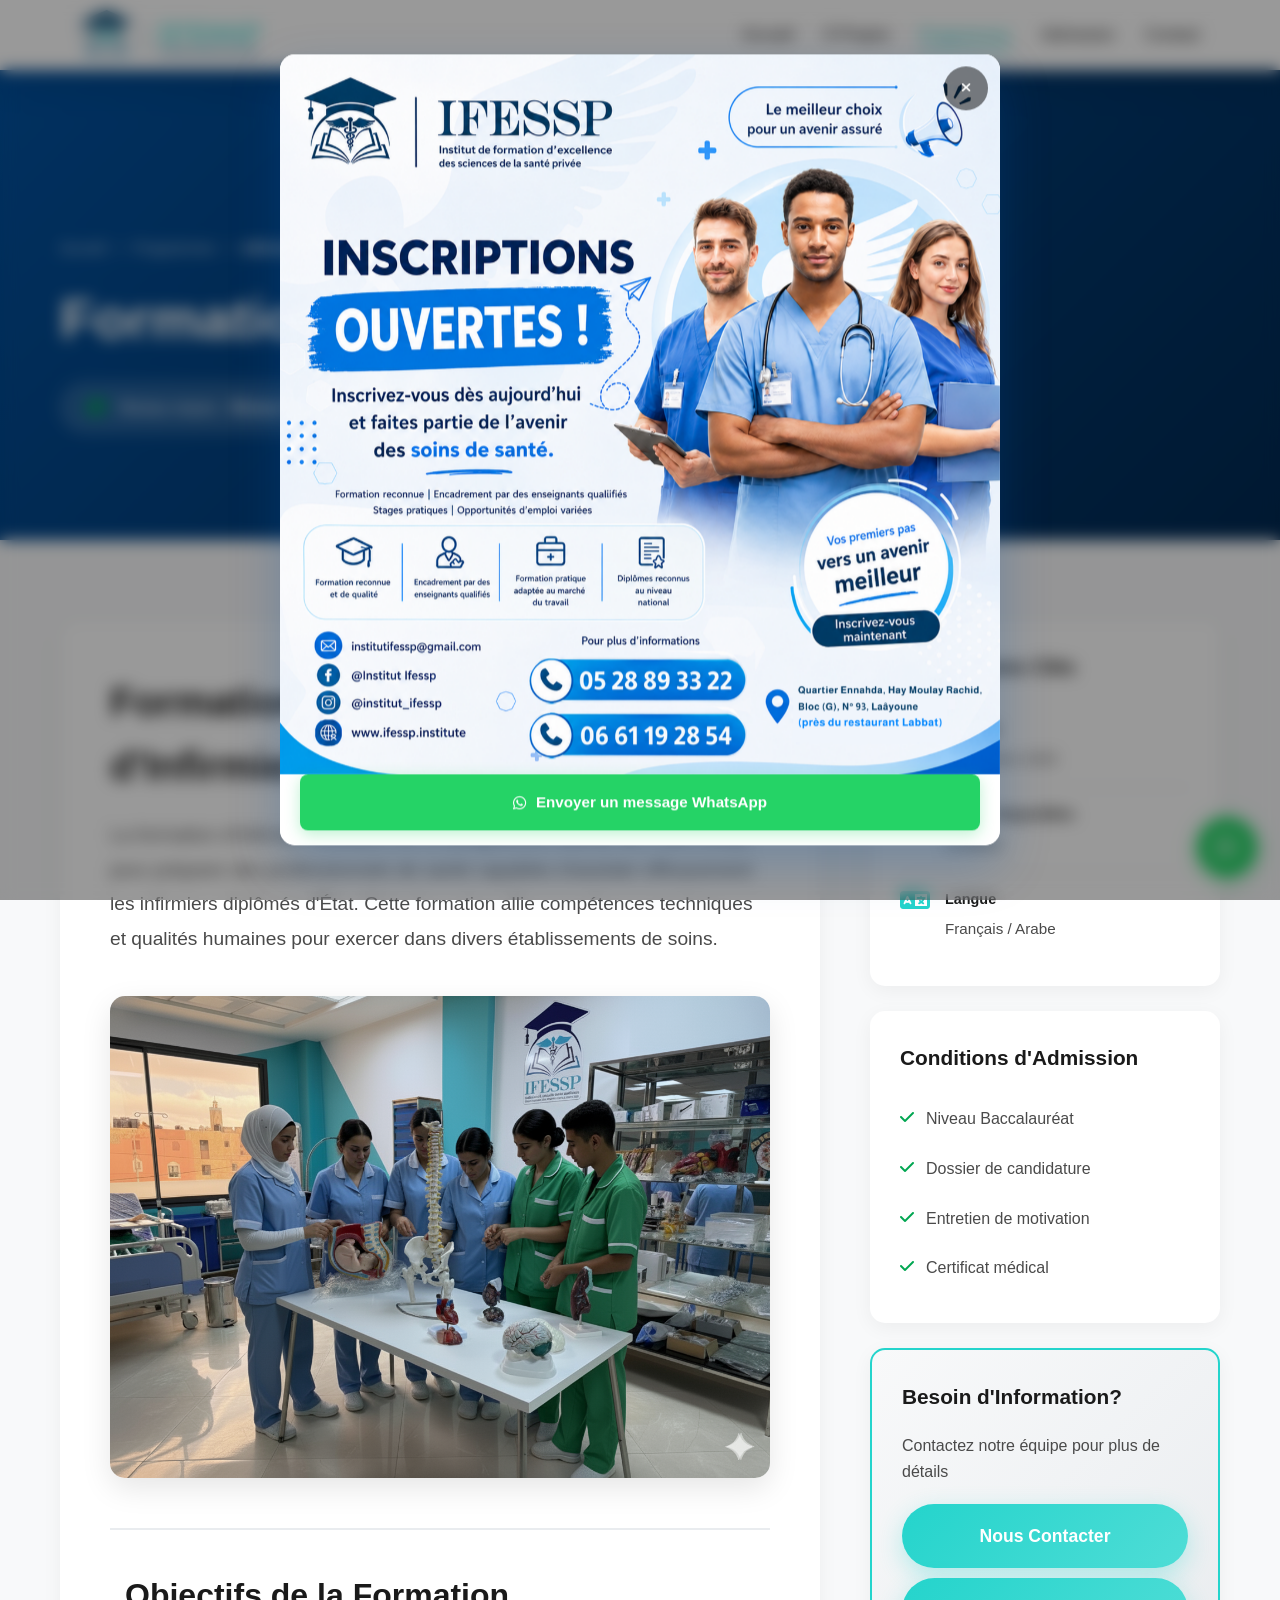
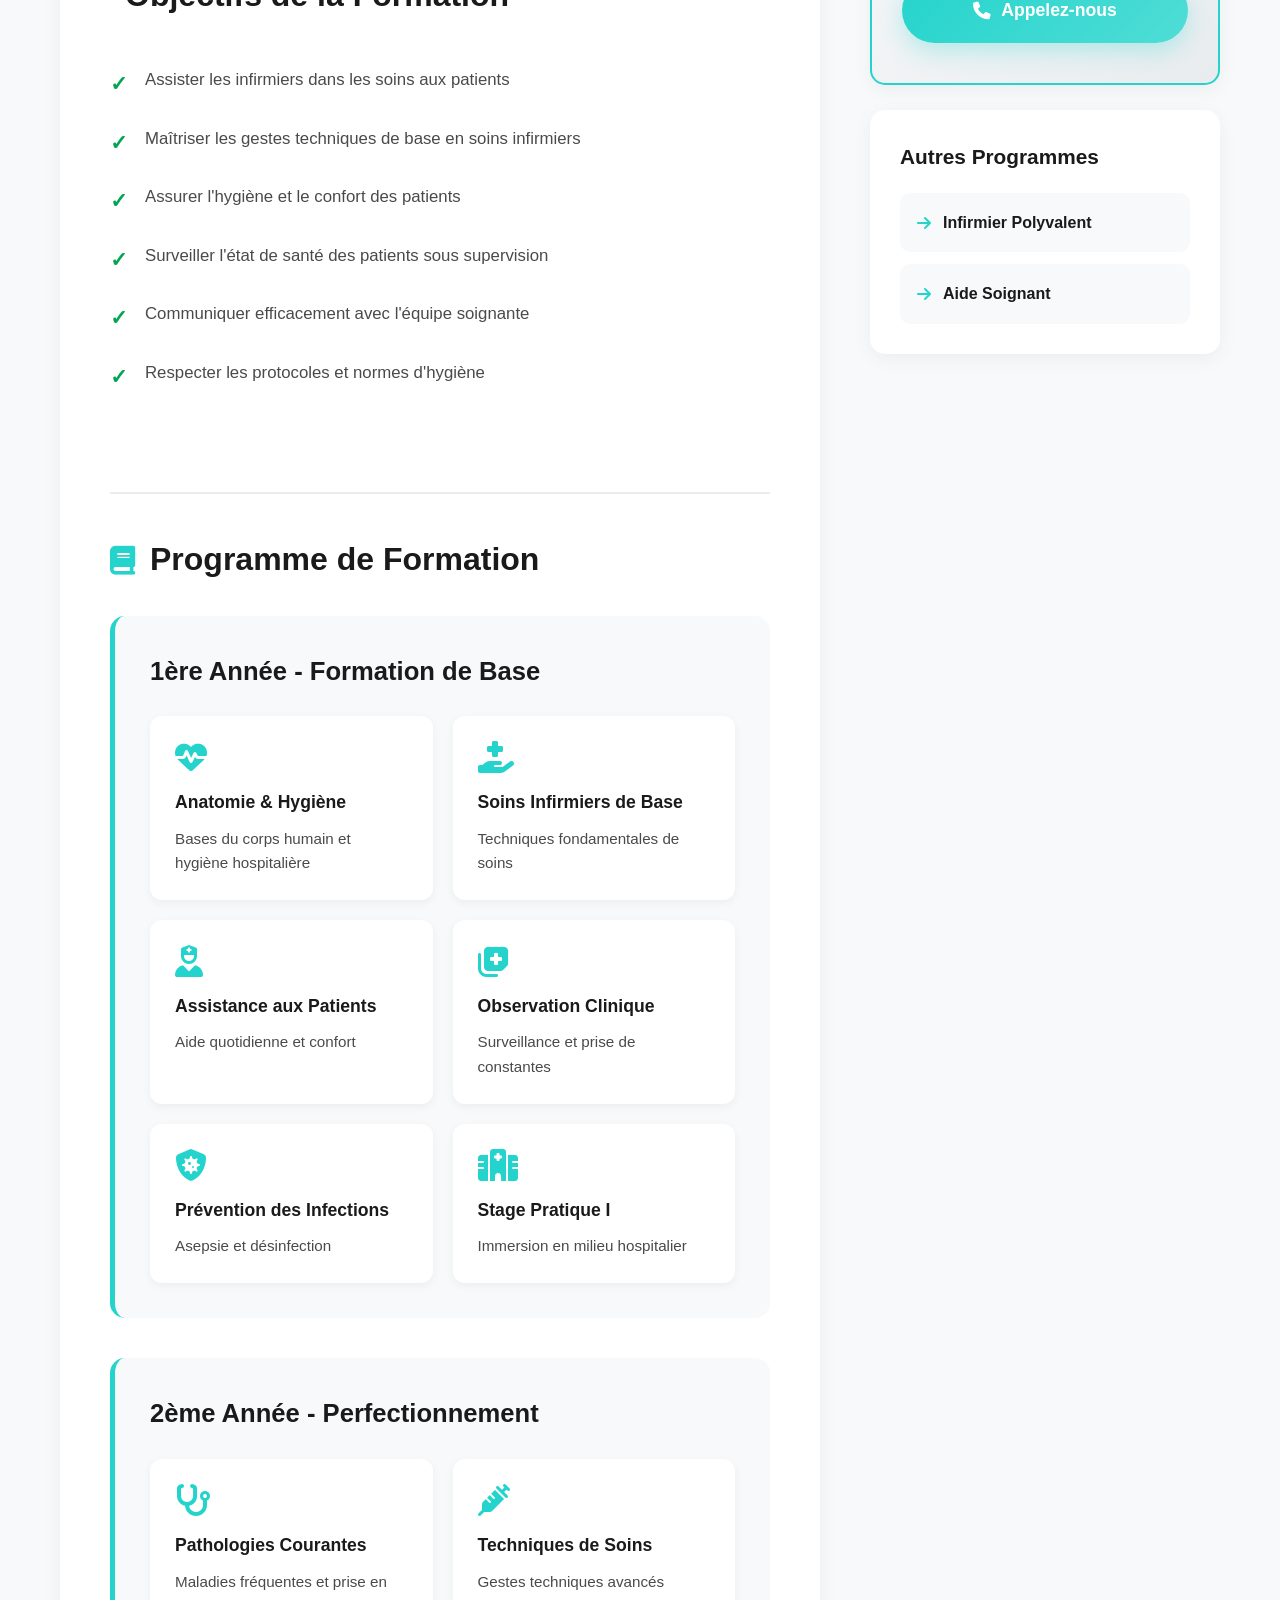
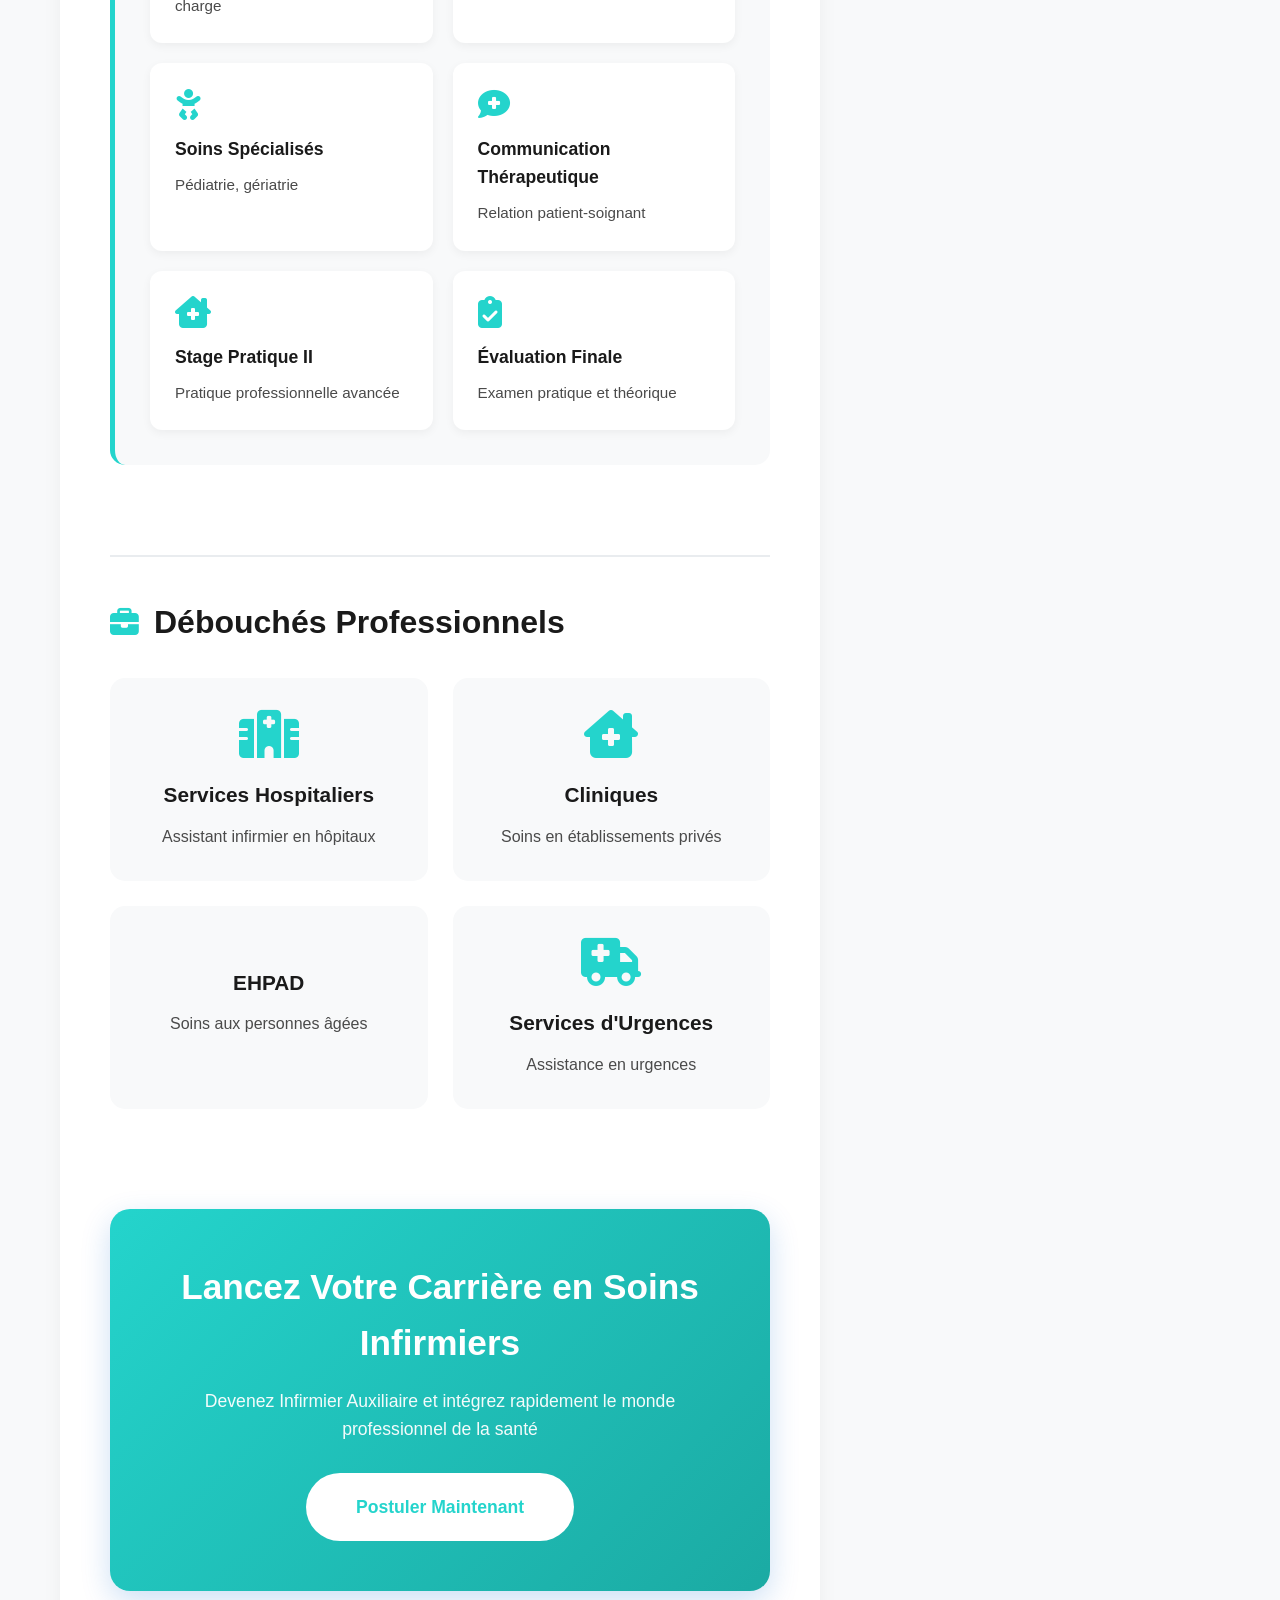
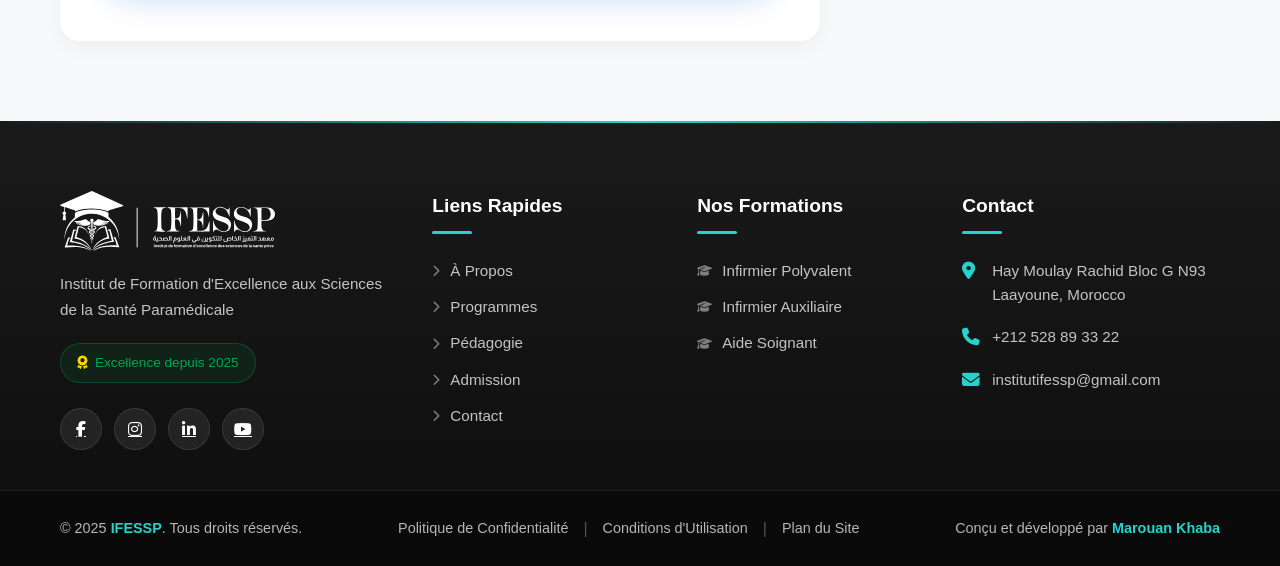
<file: Campus/infirmier-auxiliaire.html>
<!DOCTYPE html>
<html lang="fr">
<head>
    <meta charset="UTF-8">
    <meta name="viewport" content="width=device-width, initial-scale=1.0">
    <title>Infirmier Auxiliaire - IFESSP</title>
    <link rel="stylesheet" href="styles.css">
    <link rel="stylesheet" href="https://cdnjs.cloudflare.com/ajax/libs/font-awesome/6.4.0/css/all.min.css">
</head>
<body>
    <!-- Navigation -->
    <nav class="navbar" id="navbar">
        <div class="container">
            <div class="nav-container">
                <a href="index.html" class="logo">
                    <img src="header_logo.svg" alt="IFESSP Logo">
                </a>
                <ul class="nav-menu" id="navMenu">
                    <li><a href="index.html#accueil" class="nav-link">Accueil</a></li>
                    <li><a href="index.html#apropos" class="nav-link">À Propos</a></li>
                    <li><a href="index.html#programmes" class="nav-link active">Programmes</a></li>
                    <li><a href="index.html#admission" class="nav-link">Admission</a></li>
                    <li><a href="index.html#contact" class="nav-link btn-nav">Contact</a></li>
                </ul>
                <div class="mobile-menu-toggle" id="mobileMenuToggle">
                    <span></span>
                    <span></span>
                    <span></span>
                </div>
            </div>
        </div>
    </nav>

    <!-- Program Hero -->
    <section class="program-hero">
        <div class="program-hero-overlay"></div>
        <div class="program-hero-content">
            <div class="container">
                <div class="breadcrumb">
                    <a href="index.html">Accueil</a>
                    <i class="fas fa-chevron-right"></i>
                    <a href="index.html#programmes">Programmes</a>
                    <i class="fas fa-chevron-right"></i>
                    <span>Infirmier Auxiliaire</span>
                </div>
                <h1>Formation Infirmier Auxiliaire</h1>
                <div class="program-hero-meta">
                    <div class="meta-item">
                        <i class="fas fa-graduation-cap"></i>
                        <span>Niveau requis : <strong>Niveau BAC</strong></span>
                    </div>
                    <div class="meta-item">
                        <i class="fas fa-clock"></i>
                        <span>Durée : <strong>2 ans</strong></span>
                    </div>
                </div>
            </div>
        </div>
    </section>

    <!-- Program Content -->
    <section class="program-content-section">
        <div class="container">
            <div class="program-layout">
                <!-- Main Content -->
                <div class="program-main">
                    <div class="program-intro">
                        <h2>Formation Professionnelle d'Infirmier Auxiliaire</h2>
                        <p class="lead">La formation d'Infirmier Auxiliaire est un programme intensif de 2 ans conçu pour préparer des professionnels de santé capables d'assister efficacement les infirmiers diplômés d'État. Cette formation allie compétences techniques et qualités humaines pour exercer dans divers établissements de soins.</p>
                    </div>

                    <div class="program-image-featured">
                        <img src="images/Gemini_Generated_Image_nxkk23nxkk23nxkk.png" alt="Formation Infirmier Auxiliaire">
                    </div>

                    <div class="program-section">
                        <h3><i class="fas fa-target"></i> Objectifs de la Formation</h3>
                        <ul class="program-list">
                            <li>Assister les infirmiers dans les soins aux patients</li>
                            <li>Maîtriser les gestes techniques de base en soins infirmiers</li>
                            <li>Assurer l'hygiène et le confort des patients</li>
                            <li>Surveiller l'état de santé des patients sous supervision</li>
                            <li>Communiquer efficacement avec l'équipe soignante</li>
                            <li>Respecter les protocoles et normes d'hygiène</li>
                        </ul>
                    </div>

                    <div class="program-section">
                        <h3><i class="fas fa-book"></i> Programme de Formation</h3>
                        
                        <div class="program-years">
                            <div class="program-year">
                                <h4>1ère Année - Formation de Base</h4>
                                <div class="modules-grid">
                                    <div class="module-card">
                                        <i class="fas fa-heartbeat"></i>
                                        <h5>Anatomie & Hygiène</h5>
                                        <p>Bases du corps humain et hygiène hospitalière</p>
                                    </div>
                                    <div class="module-card">
                                        <i class="fas fa-hand-holding-medical"></i>
                                        <h5>Soins Infirmiers de Base</h5>
                                        <p>Techniques fondamentales de soins</p>
                                    </div>
                                    <div class="module-card">
                                        <i class="fas fa-user-nurse"></i>
                                        <h5>Assistance aux Patients</h5>
                                        <p>Aide quotidienne et confort</p>
                                    </div>
                                    <div class="module-card">
                                        <i class="fas fa-notes-medical"></i>
                                        <h5>Observation Clinique</h5>
                                        <p>Surveillance et prise de constantes</p>
                                    </div>
                                    <div class="module-card">
                                        <i class="fas fa-shield-virus"></i>
                                        <h5>Prévention des Infections</h5>
                                        <p>Asepsie et désinfection</p>
                                    </div>
                                    <div class="module-card">
                                        <i class="fas fa-hospital"></i>
                                        <h5>Stage Pratique I</h5>
                                        <p>Immersion en milieu hospitalier</p>
                                    </div>
                                </div>
                            </div>

                            <div class="program-year">
                                <h4>2ème Année - Perfectionnement</h4>
                                <div class="modules-grid">
                                    <div class="module-card">
                                        <i class="fas fa-stethoscope"></i>
                                        <h5>Pathologies Courantes</h5>
                                        <p>Maladies fréquentes et prise en charge</p>
                                    </div>
                                    <div class="module-card">
                                        <i class="fas fa-syringe"></i>
                                        <h5>Techniques de Soins</h5>
                                        <p>Gestes techniques avancés</p>
                                    </div>
                                    <div class="module-card">
                                        <i class="fas fa-baby"></i>
                                        <h5>Soins Spécialisés</h5>
                                        <p>Pédiatrie, gériatrie</p>
                                    </div>
                                    <div class="module-card">
                                        <i class="fas fa-comment-medical"></i>
                                        <h5>Communication Thérapeutique</h5>
                                        <p>Relation patient-soignant</p>
                                    </div>
                                    <div class="module-card">
                                        <i class="fas fa-clinic-medical"></i>
                                        <h5>Stage Pratique II</h5>
                                        <p>Pratique professionnelle avancée</p>
                                    </div>
                                    <div class="module-card">
                                        <i class="fas fa-clipboard-check"></i>
                                        <h5>Évaluation Finale</h5>
                                        <p>Examen pratique et théorique</p>
                                    </div>
                                </div>
                            </div>
                        </div>
                    </div>

                    <div class="program-section">
                        <h3><i class="fas fa-briefcase"></i> Débouchés Professionnels</h3>
                        <div class="careers-grid">
                            <div class="career-card">
                                <i class="fas fa-hospital-alt"></i>
                                <h4>Services Hospitaliers</h4>
                                <p>Assistant infirmier en hôpitaux</p>
                            </div>
                            <div class="career-card">
                                <i class="fas fa-clinic-medical"></i>
                                <h4>Cliniques</h4>
                                <p>Soins en établissements privés</p>
                            </div>
                            <div class="career-card">
                                <i class="fas fa-home-heart"></i>
                                <h4>EHPAD</h4>
                                <p>Soins aux personnes âgées</p>
                            </div>
                            <div class="career-card">
                                <i class="fas fa-ambulance"></i>
                                <h4>Services d'Urgences</h4>
                                <p>Assistance en urgences</p>
                            </div>
                        </div>
                    </div>

                    <div class="program-cta-section">
                        <div class="cta-box">
                            <h3>Lancez Votre Carrière en Soins Infirmiers</h3>
                            <p>Devenez Infirmier Auxiliaire et intégrez rapidement le monde professionnel de la santé</p>
                            <a href="index.html#contact" class="btn btn-primary btn-large">Postuler Maintenant</a>
                        </div>
                    </div>
                </div>

                <!-- Sidebar -->
                <aside class="program-sidebar">
                    <div class="sidebar-card">
                        <h4>Informations Clés</h4>
                        <ul class="sidebar-info">
                            <li>
                                <i class="fas fa-calendar"></i>
                                <div>
                                    <strong>Rentrée</strong>
                                    <span>Septembre 2025</span>
                                </div>
                            </li>
                            <li>
                                <i class="fas fa-user-graduate"></i>
                                <div>
                                    <strong>Places disponibles</strong>
                                    <span>Limitées</span>
                                </div>
                            </li>
                            <li>
                                <i class="fas fa-language"></i>
                                <div>
                                    <strong>Langue</strong>
                                    <span>Français / Arabe</span>
                                </div>
                            </li>
                        </ul>
                    </div>

                    <div class="sidebar-card">
                        <h4>Conditions d'Admission</h4>
                        <ul class="sidebar-list">
                            <li><i class="fas fa-check"></i> Niveau Baccalauréat</li>
                            <li><i class="fas fa-check"></i> Dossier de candidature</li>
                            <li><i class="fas fa-check"></i> Entretien de motivation</li>
                            <li><i class="fas fa-check"></i> Certificat médical</li>
                        </ul>
                    </div>

                    <div class="sidebar-card sidebar-cta">
                        <h4>Besoin d'Information?</h4>
                        <p>Contactez notre équipe pour plus de détails</p>
                        <a href="index.html#contact" class="btn btn-secondary btn-block">Nous Contacter</a>
                        <a href="tel:+212528893322" class="btn btn-outline btn-block">
                            <i class="fas fa-phone"></i> Appelez-nous
                        </a>
                    </div>

                    <div class="sidebar-card">
                        <h4>Autres Programmes</h4>
                        <div class="related-programs">
                            <a href="infirmier-polyvalent.html" class="related-program-link">
                                <i class="fas fa-arrow-right"></i>
                                <span>Infirmier Polyvalent</span>
                            </a>
                            <a href="aide-soignant.html" class="related-program-link">
                                <i class="fas fa-arrow-right"></i>
                                <span>Aide Soignant</span>
                            </a>
                        </div>
                    </div>
                </aside>
            </div>
        </div>
    </section>

    <!-- Footer -->
    <footer class="footer">
        <div class="footer-main">
            <div class="container">
                <div class="footer-content">
                    <div class="footer-col footer-col-about">
                        <div class="footer-logo">
                            <img src="footer_logo.svg" alt="IFESSP Logo">
                        </div>
                        <p class="footer-description">Institut de Formation d'Excellence aux Sciences de la Santé Paramédicale</p>
                        <div class="footer-badge">
                            <i class="fas fa-award"></i>
                            <span>Excellence depuis 2025</span>
                        </div>
                        <div class="social-links">
                            <a href="https://www.facebook.com/profile.php?id=61583809679076" aria-label="Facebook" class="social-link" target="_blank">
                                <i class="fab fa-facebook-f"></i>
                            </a>
                            <a href="https://www.instagram.com/institut_ifessp/" aria-label="Instagram" class="social-link" target="_blank">
                                <i class="fab fa-instagram"></i>
                            </a>
                            <a href="#" aria-label="LinkedIn" class="social-link">
                                <i class="fab fa-linkedin-in"></i>
                            </a>
                            <a href="#" aria-label="YouTube" class="social-link">
                                <i class="fab fa-youtube"></i>
                            </a>
                        </div>
                    </div>
                    
                    <div class="footer-col">
                        <h4 class="footer-title">Liens Rapides</h4>
                        <ul class="footer-links">
                            <li><a href="index.html#apropos"><i class="fas fa-chevron-right"></i> À Propos</a></li>
                            <li><a href="index.html#programmes"><i class="fas fa-chevron-right"></i> Programmes</a></li>
                            <li><a href="index.html#pedagogie"><i class="fas fa-chevron-right"></i> Pédagogie</a></li>
                            <li><a href="index.html#admission"><i class="fas fa-chevron-right"></i> Admission</a></li>
                            <li><a href="index.html#contact"><i class="fas fa-chevron-right"></i> Contact</a></li>
                        </ul>
                    </div>
                    
                    <div class="footer-col">
                        <h4 class="footer-title">Nos Formations</h4>
                        <ul class="footer-links">
                            <li><a href="infirmier-polyvalent.html"><i class="fas fa-graduation-cap"></i> Infirmier Polyvalent</a></li>
                            <li><a href="infirmier-auxiliaire.html"><i class="fas fa-graduation-cap"></i> Infirmier Auxiliaire</a></li>
                            <li><a href="aide-soignant.html"><i class="fas fa-graduation-cap"></i> Aide Soignant</a></li>
                        </ul>
                    </div>
                    
                    <div class="footer-col">
                        <h4 class="footer-title">Contact</h4>
                        <ul class="footer-contact">
                            <li>
                                <i class="fas fa-map-marker-alt"></i>
                                <span>Hay Moulay Rachid Bloc G N93<br>Laayoune, Morocco</span>
                            </li>
                            <li>
                                <i class="fas fa-phone"></i>
                                <span>+212 528 89 33 22</span>
                            </li>
                            <li>
                                <i class="fas fa-envelope"></i>
                                <span>institutifessp@gmail.com</span>
                            </li>
                        </ul>
                    </div>
                </div>
            </div>
        </div>
        
        <div class="footer-bottom">
            <div class="container">
                <div class="footer-bottom-content">
                    <div class="footer-copyright">
                        <p>&copy; 2025 <strong>IFESSP</strong>. Tous droits réservés.</p>
                    </div>
                    <div class="footer-links-bottom">
                        <a href="#privacy">Politique de Confidentialité</a>
                        <span class="separator">|</span>
                        <a href="#terms">Conditions d'Utilisation</a>
                        <span class="separator">|</span>
                        <a href="#sitemap">Plan du Site</a>
                    </div>
                    <div class="footer-credit">
                        <p>Conçu et développé par <a href="https://wa.me/212644682293" target="_blank" rel="noopener noreferrer" class="developer-link">Marouan Khaba</a></p>
                    </div>
                </div>
            </div>
        </div>
    </footer>

    <!-- Welcome Ad Popup -->
    <div class="notification-backdrop" id="notificationBackdrop"></div>
    <div class="registration-notification welcome-ad-popup" id="registrationNotification" role="dialog" aria-modal="true">
        <button class="notification-close welcome-ad-close" id="notificationClose" aria-label="Fermer">
            <i class="fas fa-times"></i>
        </button>
        <div class="notification-body welcome-ad-body">
            <img src="images/inscriptions-ad.png" alt="Inscriptions ouvertes - IFESSP" class="notification-image">
        </div>
        <div class="notification-footer">
            <a href="https://wa.me/212661192854?text=Bonjour%2C%20je%20souhaite%20m'inscrire%20%C3%A0%20l'IFESSP." class="notification-btn whatsapp-popup-btn" id="notificationWhatsappBtn" target="_blank" rel="noopener noreferrer">
                <i class="fab fa-whatsapp"></i>
                <span>Envoyer un message WhatsApp</span>
            </a>
        </div>
    </div>

    <!-- Floating WhatsApp Button -->
    <a href="https://wa.me/212661192854?text=Bonjour%2C%20je%20souhaite%20m'inscrire%20%C3%A0%20l'IFESSP." class="whatsapp-float" target="_blank" rel="noopener noreferrer" aria-label="Contactez-nous sur WhatsApp">
        <span class="whatsapp-float-tooltip">Contactez-nous</span>
        <i class="fab fa-whatsapp"></i>
    </a>

    <script src="script.js"></script>
</body>
</html>
</file>
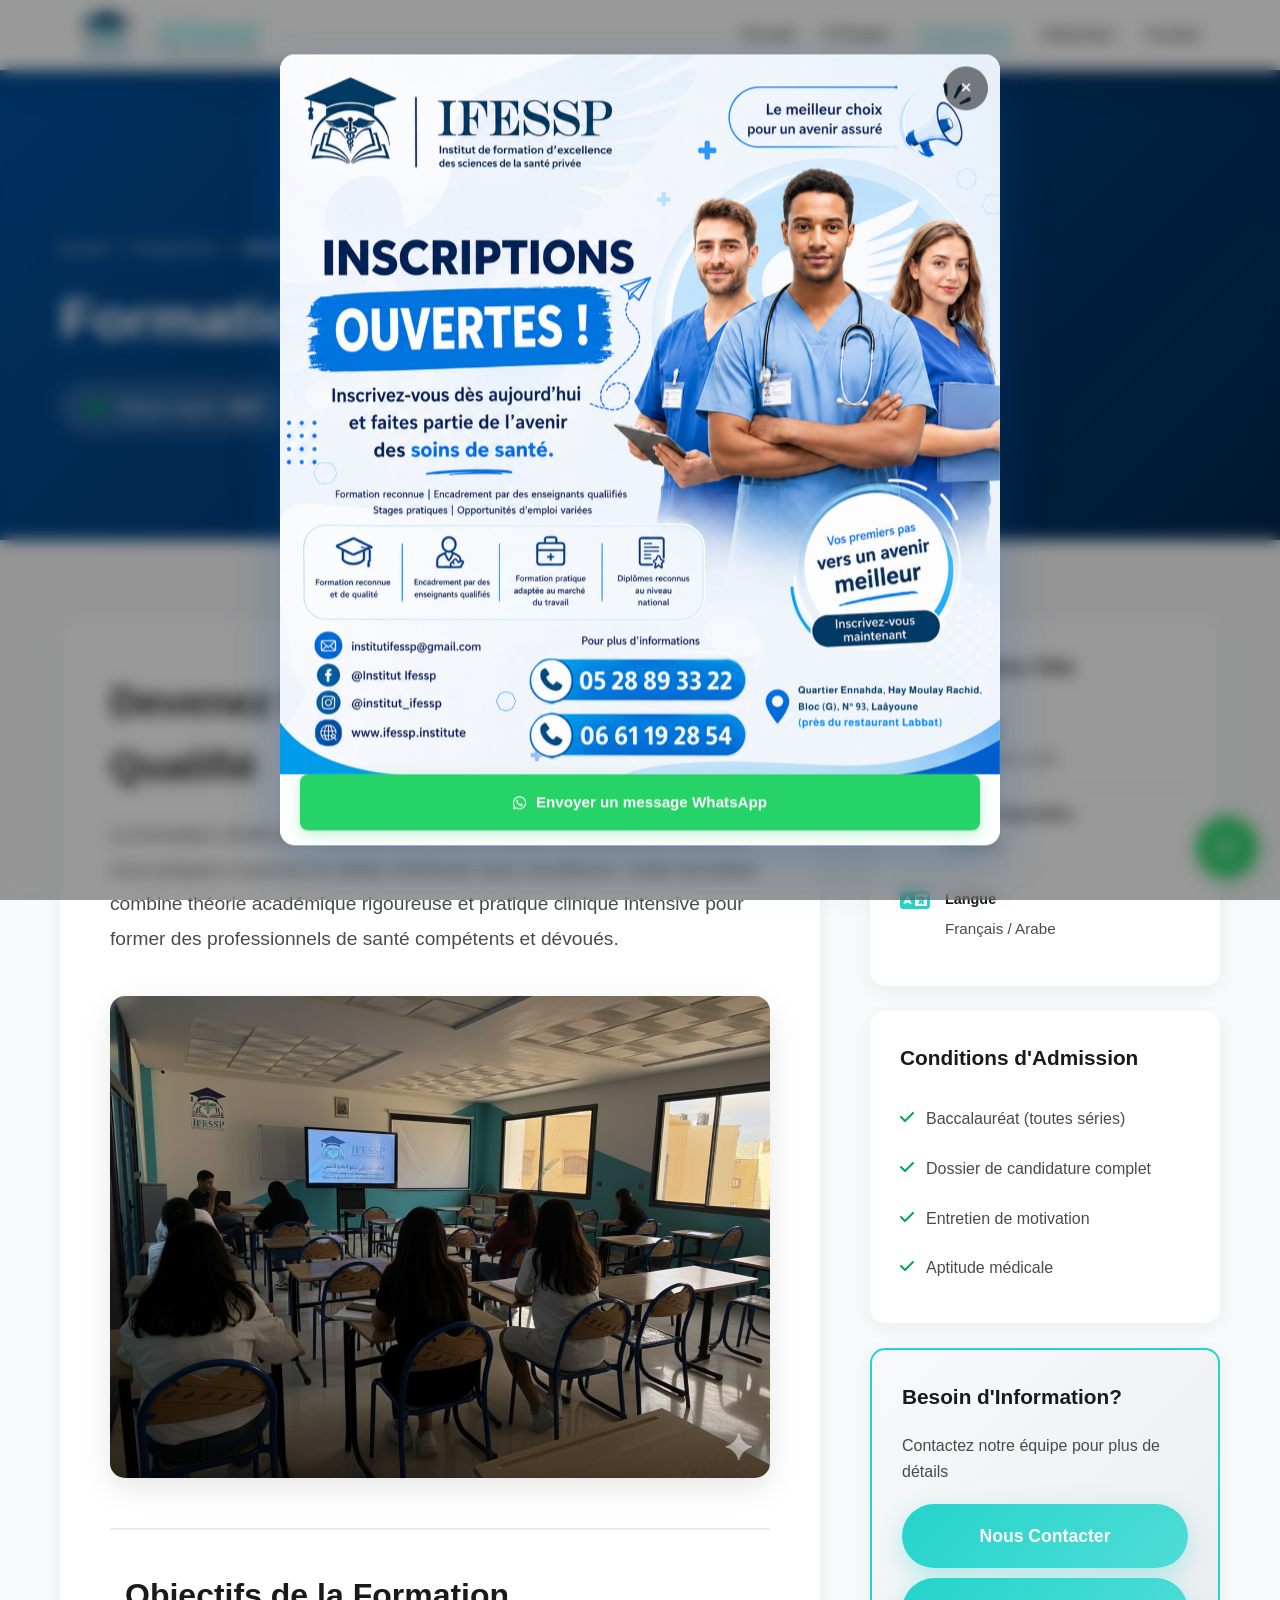
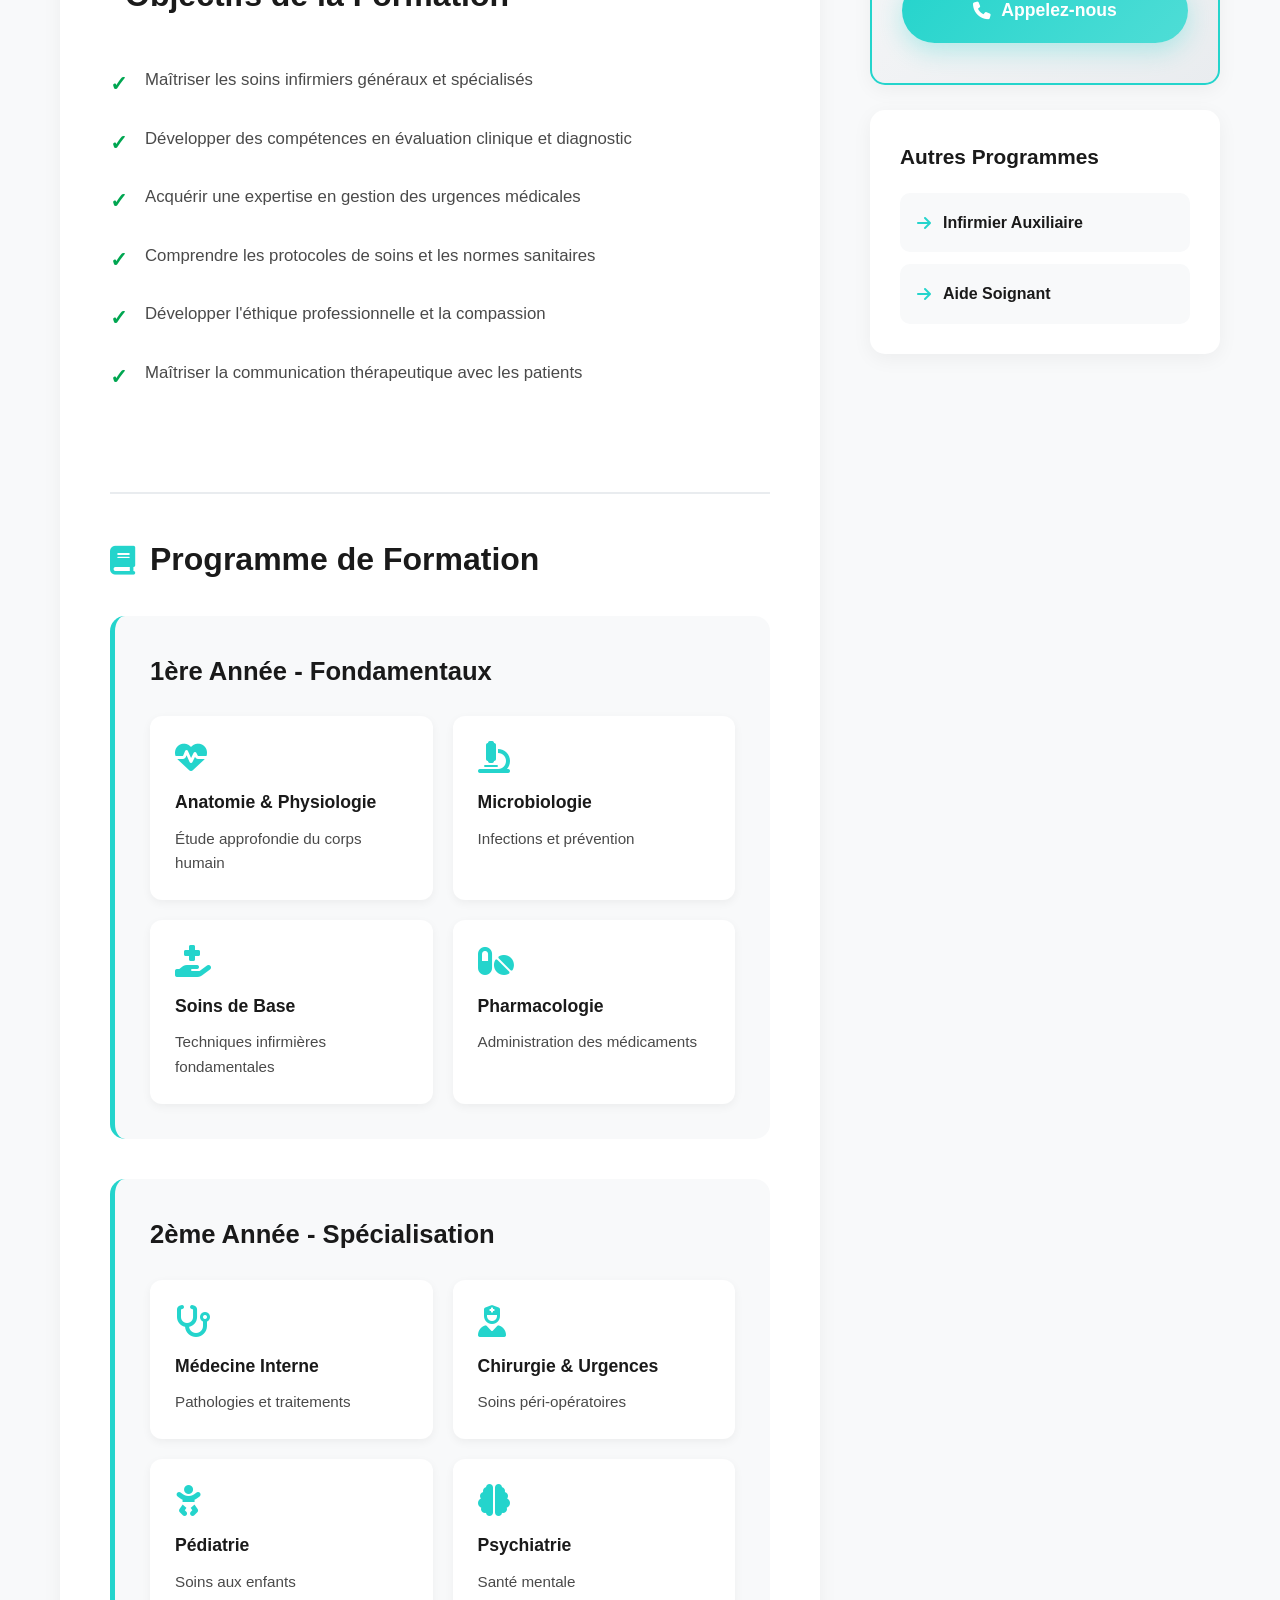
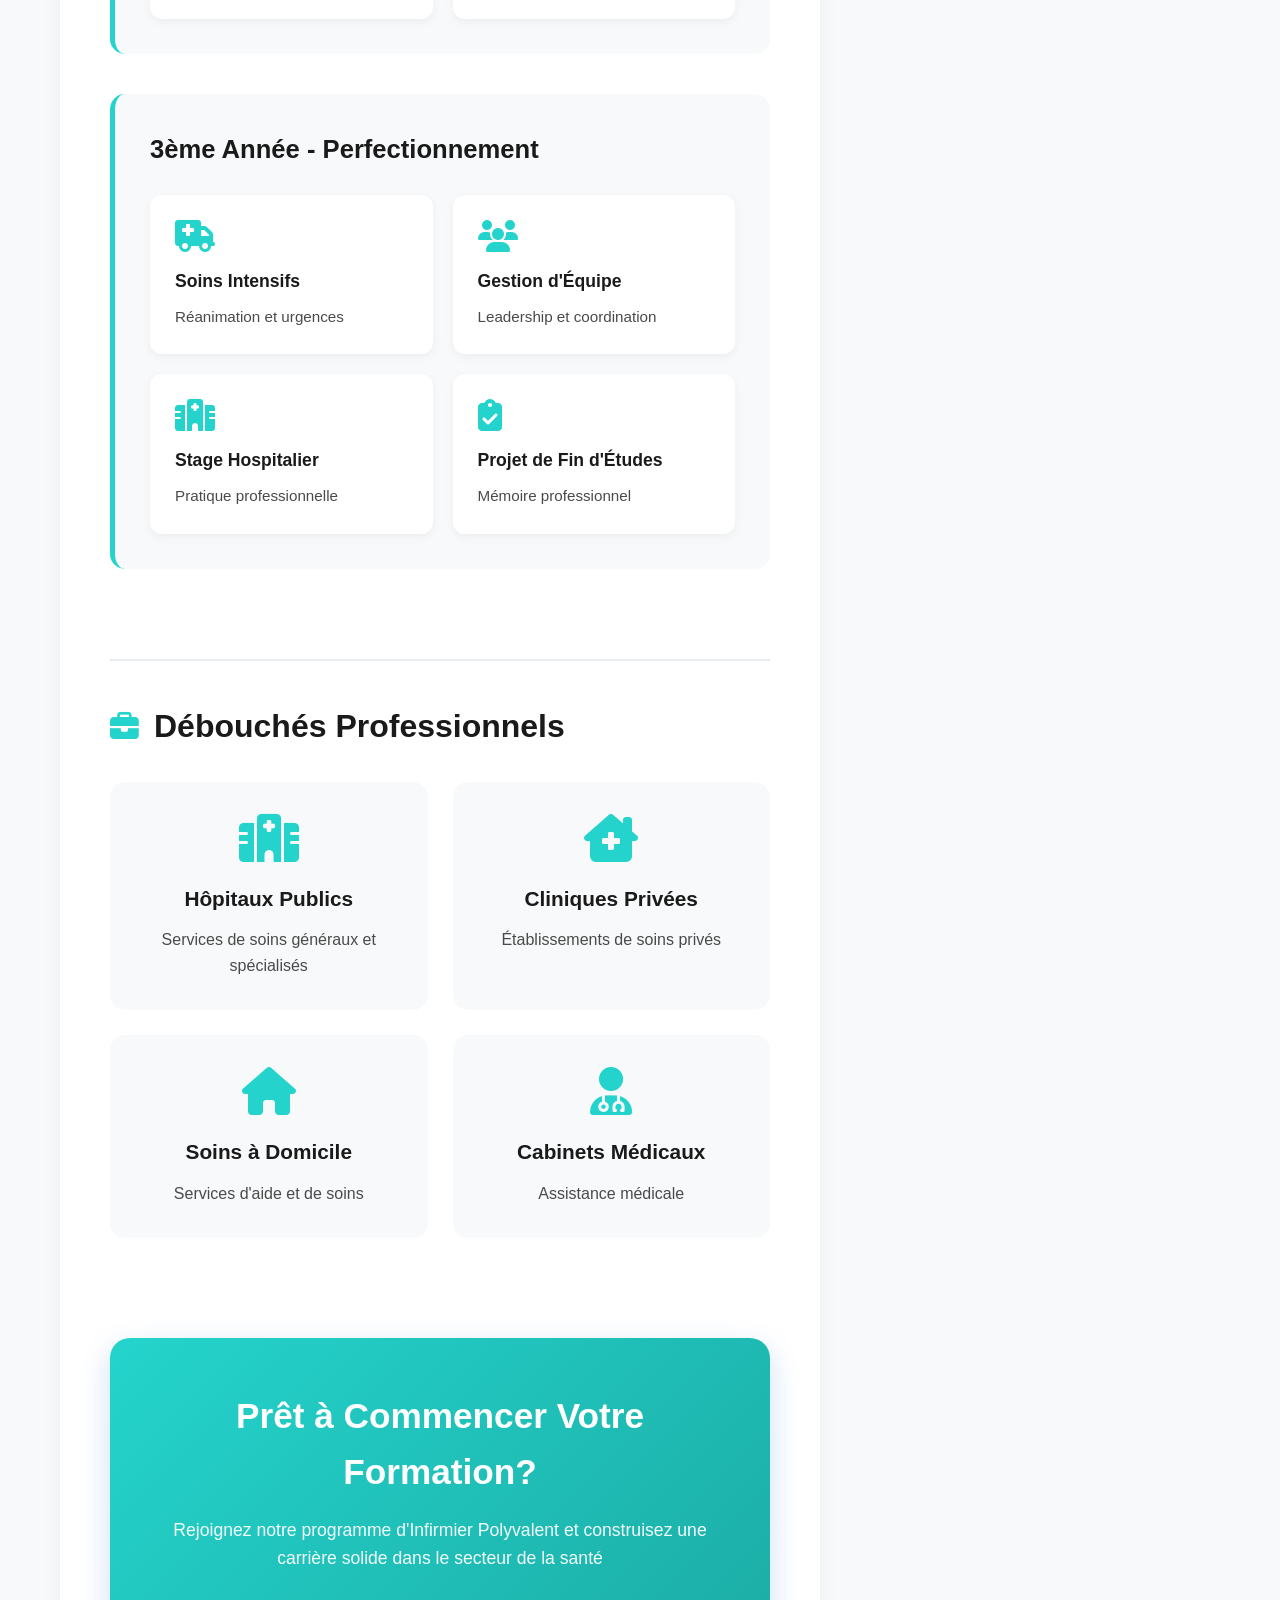
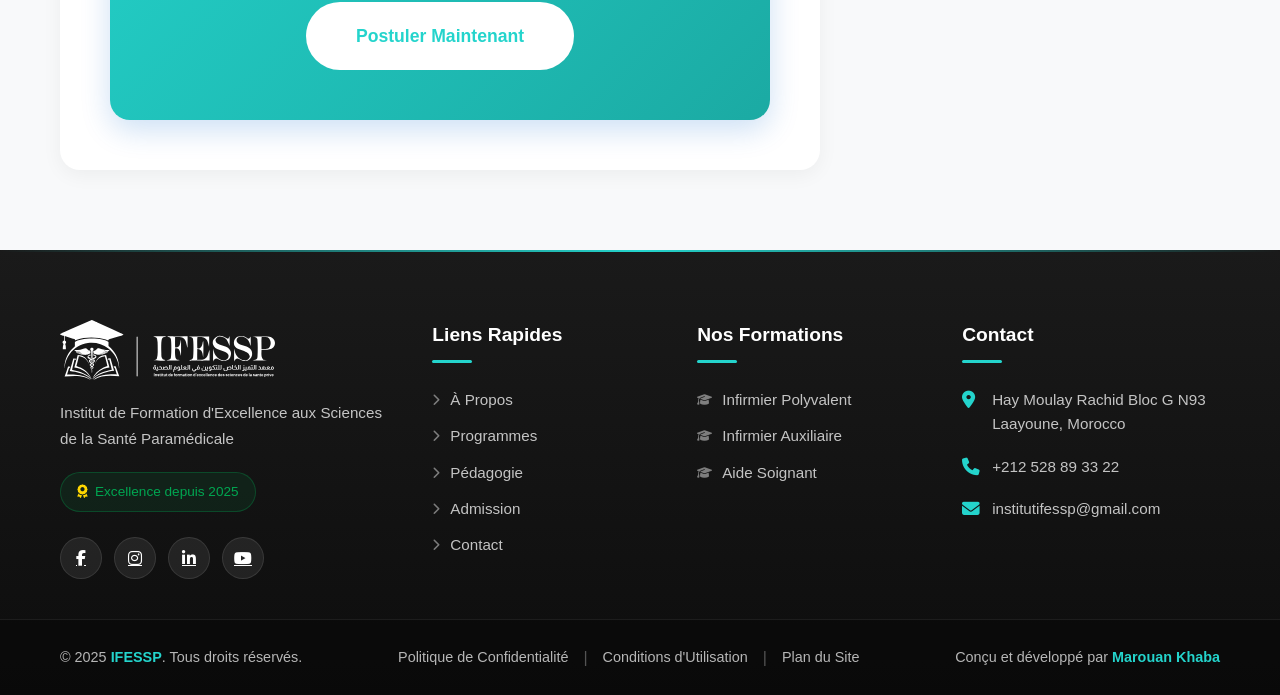
<file: Campus/infirmier-polyvalent.html>
<!DOCTYPE html>
<html lang="fr">
<head>
    <meta charset="UTF-8">
    <meta name="viewport" content="width=device-width, initial-scale=1.0">
    <title>Infirmier Polyvalent - IFESSP</title>
    <link rel="stylesheet" href="styles.css">
    <link rel="stylesheet" href="https://cdnjs.cloudflare.com/ajax/libs/font-awesome/6.4.0/css/all.min.css">
</head>
<body>
    <!-- Navigation -->
    <nav class="navbar" id="navbar">
        <div class="container">
            <div class="nav-container">
                <a href="index.html" class="logo">
                    <img src="header_logo.svg" alt="IFESSP Logo">
                </a>
                <ul class="nav-menu" id="navMenu">
                    <li><a href="index.html#accueil" class="nav-link">Accueil</a></li>
                    <li><a href="index.html#apropos" class="nav-link">À Propos</a></li>
                    <li><a href="index.html#programmes" class="nav-link active">Programmes</a></li>
                    <li><a href="index.html#admission" class="nav-link">Admission</a></li>
                    <li><a href="index.html#contact" class="nav-link btn-nav">Contact</a></li>
                </ul>
                <div class="mobile-menu-toggle" id="mobileMenuToggle">
                    <span></span>
                    <span></span>
                    <span></span>
                </div>
            </div>
        </div>
    </nav>

    <!-- Program Hero -->
    <section class="program-hero">
        <div class="program-hero-overlay"></div>
        <div class="program-hero-content">
            <div class="container">
                <div class="breadcrumb">
                    <a href="index.html">Accueil</a>
                    <i class="fas fa-chevron-right"></i>
                    <a href="index.html#programmes">Programmes</a>
                    <i class="fas fa-chevron-right"></i>
                    <span>Infirmier Polyvalent</span>
                </div>
                <h1>Formation Infirmier Polyvalent</h1>
                <div class="program-hero-meta">
                    <div class="meta-item">
                        <i class="fas fa-graduation-cap"></i>
                        <span>Niveau requis : <strong>BAC</strong></span>
                    </div>
                    <div class="meta-item">
                        <i class="fas fa-clock"></i>
                        <span>Durée : <strong>3 ans</strong></span>
                    </div>
                </div>
            </div>
        </div>
    </section>

    <!-- Program Content -->
    <section class="program-content-section">
        <div class="container">
            <div class="program-layout">
                <!-- Main Content -->
                <div class="program-main">
                    <div class="program-intro">
                        <h2>Devenez Infirmier Polyvalent Qualifié</h2>
                        <p class="lead">La formation d'Infirmier Polyvalent est une formation complète de 3 ans qui vous prépare à exercer le métier d'infirmier avec excellence. Cette formation combine théorie académique rigoureuse et pratique clinique intensive pour former des professionnels de santé compétents et dévoués.</p>
                    </div>

                    <div class="program-image-featured">
                        <img src="images/Gemini_Generated_Image_5qboi05qboi05qbo.png" alt="Formation Infirmier Polyvalent">
                    </div>

                    <div class="program-section">
                        <h3><i class="fas fa-target"></i> Objectifs de la Formation</h3>
                        <ul class="program-list">
                            <li>Maîtriser les soins infirmiers généraux et spécialisés</li>
                            <li>Développer des compétences en évaluation clinique et diagnostic</li>
                            <li>Acquérir une expertise en gestion des urgences médicales</li>
                            <li>Comprendre les protocoles de soins et les normes sanitaires</li>
                            <li>Développer l'éthique professionnelle et la compassion</li>
                            <li>Maîtriser la communication thérapeutique avec les patients</li>
                        </ul>
                    </div>

                    <div class="program-section">
                        <h3><i class="fas fa-book"></i> Programme de Formation</h3>
                        
                        <div class="program-years">
                            <div class="program-year">
                                <h4>1ère Année - Fondamentaux</h4>
                                <div class="modules-grid">
                                    <div class="module-card">
                                        <i class="fas fa-heartbeat"></i>
                                        <h5>Anatomie & Physiologie</h5>
                                        <p>Étude approfondie du corps humain</p>
                                    </div>
                                    <div class="module-card">
                                        <i class="fas fa-microscope"></i>
                                        <h5>Microbiologie</h5>
                                        <p>Infections et prévention</p>
                                    </div>
                                    <div class="module-card">
                                        <i class="fas fa-hand-holding-medical"></i>
                                        <h5>Soins de Base</h5>
                                        <p>Techniques infirmières fondamentales</p>
                                    </div>
                                    <div class="module-card">
                                        <i class="fas fa-pills"></i>
                                        <h5>Pharmacologie</h5>
                                        <p>Administration des médicaments</p>
                                    </div>
                                </div>
                            </div>

                            <div class="program-year">
                                <h4>2ème Année - Spécialisation</h4>
                                <div class="modules-grid">
                                    <div class="module-card">
                                        <i class="fas fa-stethoscope"></i>
                                        <h5>Médecine Interne</h5>
                                        <p>Pathologies et traitements</p>
                                    </div>
                                    <div class="module-card">
                                        <i class="fas fa-user-nurse"></i>
                                        <h5>Chirurgie & Urgences</h5>
                                        <p>Soins péri-opératoires</p>
                                    </div>
                                    <div class="module-card">
                                        <i class="fas fa-baby"></i>
                                        <h5>Pédiatrie</h5>
                                        <p>Soins aux enfants</p>
                                    </div>
                                    <div class="module-card">
                                        <i class="fas fa-brain"></i>
                                        <h5>Psychiatrie</h5>
                                        <p>Santé mentale</p>
                                    </div>
                                </div>
                            </div>

                            <div class="program-year">
                                <h4>3ème Année - Perfectionnement</h4>
                                <div class="modules-grid">
                                    <div class="module-card">
                                        <i class="fas fa-ambulance"></i>
                                        <h5>Soins Intensifs</h5>
                                        <p>Réanimation et urgences</p>
                                    </div>
                                    <div class="module-card">
                                        <i class="fas fa-users"></i>
                                        <h5>Gestion d'Équipe</h5>
                                        <p>Leadership et coordination</p>
                                    </div>
                                    <div class="module-card">
                                        <i class="fas fa-hospital"></i>
                                        <h5>Stage Hospitalier</h5>
                                        <p>Pratique professionnelle</p>
                                    </div>
                                    <div class="module-card">
                                        <i class="fas fa-clipboard-check"></i>
                                        <h5>Projet de Fin d'Études</h5>
                                        <p>Mémoire professionnel</p>
                                    </div>
                                </div>
                            </div>
                        </div>
                    </div>

                    <div class="program-section">
                        <h3><i class="fas fa-briefcase"></i> Débouchés Professionnels</h3>
                        <div class="careers-grid">
                            <div class="career-card">
                                <i class="fas fa-hospital-alt"></i>
                                <h4>Hôpitaux Publics</h4>
                                <p>Services de soins généraux et spécialisés</p>
                            </div>
                            <div class="career-card">
                                <i class="fas fa-clinic-medical"></i>
                                <h4>Cliniques Privées</h4>
                                <p>Établissements de soins privés</p>
                            </div>
                            <div class="career-card">
                                <i class="fas fa-home"></i>
                                <h4>Soins à Domicile</h4>
                                <p>Services d'aide et de soins</p>
                            </div>
                            <div class="career-card">
                                <i class="fas fa-user-md"></i>
                                <h4>Cabinets Médicaux</h4>
                                <p>Assistance médicale</p>
                            </div>
                        </div>
                    </div>

                    <div class="program-cta-section">
                        <div class="cta-box">
                            <h3>Prêt à Commencer Votre Formation?</h3>
                            <p>Rejoignez notre programme d'Infirmier Polyvalent et construisez une carrière solide dans le secteur de la santé</p>
                            <a href="index.html#contact" class="btn btn-primary btn-large">Postuler Maintenant</a>
                        </div>
                    </div>
                </div>

                <!-- Sidebar -->
                <aside class="program-sidebar">
                    <div class="sidebar-card">
                        <h4>Informations Clés</h4>
                        <ul class="sidebar-info">
                            <li>
                                <i class="fas fa-calendar"></i>
                                <div>
                                    <strong>Rentrée</strong>
                                    <span>Septembre 2025</span>
                                </div>
                            </li>
                            <li>
                                <i class="fas fa-user-graduate"></i>
                                <div>
                                    <strong>Places disponibles</strong>
                                    <span>Limitées</span>
                                </div>
                            </li>
                            <li>
                                <i class="fas fa-language"></i>
                                <div>
                                    <strong>Langue</strong>
                                    <span>Français / Arabe</span>
                                </div>
                            </li>
                        </ul>
                    </div>

                    <div class="sidebar-card">
                        <h4>Conditions d'Admission</h4>
                        <ul class="sidebar-list">
                            <li><i class="fas fa-check"></i> Baccalauréat (toutes séries)</li>
                            <li><i class="fas fa-check"></i> Dossier de candidature complet</li>
                            <li><i class="fas fa-check"></i> Entretien de motivation</li>
                            <li><i class="fas fa-check"></i> Aptitude médicale</li>
                        </ul>
                    </div>

                    <div class="sidebar-card sidebar-cta">
                        <h4>Besoin d'Information?</h4>
                        <p>Contactez notre équipe pour plus de détails</p>
                        <a href="index.html#contact" class="btn btn-secondary btn-block">Nous Contacter</a>
                        <a href="tel:+212528893322" class="btn btn-outline btn-block">
                            <i class="fas fa-phone"></i> Appelez-nous
                        </a>
                    </div>

                    <div class="sidebar-card">
                        <h4>Autres Programmes</h4>
                        <div class="related-programs">
                            <a href="infirmier-auxiliaire.html" class="related-program-link">
                                <i class="fas fa-arrow-right"></i>
                                <span>Infirmier Auxiliaire</span>
                            </a>
                            <a href="aide-soignant.html" class="related-program-link">
                                <i class="fas fa-arrow-right"></i>
                                <span>Aide Soignant</span>
                            </a>
                        </div>
                    </div>
                </aside>
            </div>
        </div>
    </section>

    <!-- Footer -->
    <footer class="footer">
        <div class="footer-main">
            <div class="container">
                <div class="footer-content">
                    <div class="footer-col footer-col-about">
                        <div class="footer-logo">
                            <img src="footer_logo.svg" alt="IFESSP Logo">
                        </div>
                        <p class="footer-description">Institut de Formation d'Excellence aux Sciences de la Santé Paramédicale</p>
                        <div class="footer-badge">
                            <i class="fas fa-award"></i>
                            <span>Excellence depuis 2025</span>
                        </div>
                        <div class="social-links">
                            <a href="https://www.facebook.com/profile.php?id=61583809679076" aria-label="Facebook" class="social-link" target="_blank">
                                <i class="fab fa-facebook-f"></i>
                            </a>
                            <a href="https://www.instagram.com/institut_ifessp/" aria-label="Instagram" class="social-link" target="_blank">
                                <i class="fab fa-instagram"></i>
                            </a>
                            <a href="#" aria-label="LinkedIn" class="social-link">
                                <i class="fab fa-linkedin-in"></i>
                            </a>
                            <a href="#" aria-label="YouTube" class="social-link">
                                <i class="fab fa-youtube"></i>
                            </a>
                        </div>
                    </div>
                    
                    <div class="footer-col">
                        <h4 class="footer-title">Liens Rapides</h4>
                        <ul class="footer-links">
                            <li><a href="index.html#apropos"><i class="fas fa-chevron-right"></i> À Propos</a></li>
                            <li><a href="index.html#programmes"><i class="fas fa-chevron-right"></i> Programmes</a></li>
                            <li><a href="index.html#pedagogie"><i class="fas fa-chevron-right"></i> Pédagogie</a></li>
                            <li><a href="index.html#admission"><i class="fas fa-chevron-right"></i> Admission</a></li>
                            <li><a href="index.html#contact"><i class="fas fa-chevron-right"></i> Contact</a></li>
                        </ul>
                    </div>
                    
                    <div class="footer-col">
                        <h4 class="footer-title">Nos Formations</h4>
                        <ul class="footer-links">
                            <li><a href="infirmier-polyvalent.html"><i class="fas fa-graduation-cap"></i> Infirmier Polyvalent</a></li>
                            <li><a href="infirmier-auxiliaire.html"><i class="fas fa-graduation-cap"></i> Infirmier Auxiliaire</a></li>
                            <li><a href="aide-soignant.html"><i class="fas fa-graduation-cap"></i> Aide Soignant</a></li>
                        </ul>
                    </div>
                    
                    <div class="footer-col">
                        <h4 class="footer-title">Contact</h4>
                        <ul class="footer-contact">
                            <li>
                                <i class="fas fa-map-marker-alt"></i>
                                <span>Hay Moulay Rachid Bloc G N93<br>Laayoune, Morocco</span>
                            </li>
                            <li>
                                <i class="fas fa-phone"></i>
                                <span>+212 528 89 33 22</span>
                            </li>
                            <li>
                                <i class="fas fa-envelope"></i>
                                <span>institutifessp@gmail.com</span>
                            </li>
                        </ul>
                    </div>
                </div>
            </div>
        </div>
        
        <div class="footer-bottom">
            <div class="container">
                <div class="footer-bottom-content">
                    <div class="footer-copyright">
                        <p>&copy; 2025 <strong>IFESSP</strong>. Tous droits réservés.</p>
                    </div>
                    <div class="footer-links-bottom">
                        <a href="#privacy">Politique de Confidentialité</a>
                        <span class="separator">|</span>
                        <a href="#terms">Conditions d'Utilisation</a>
                        <span class="separator">|</span>
                        <a href="#sitemap">Plan du Site</a>
                    </div>
                    <div class="footer-credit">
                        <p>Conçu et développé par <a href="https://wa.me/212644682293" target="_blank" rel="noopener noreferrer" class="developer-link">Marouan Khaba</a></p>
                    </div>
                </div>
            </div>
        </div>
    </footer>

    <!-- Welcome Ad Popup -->
    <div class="notification-backdrop" id="notificationBackdrop"></div>
    <div class="registration-notification welcome-ad-popup" id="registrationNotification" role="dialog" aria-modal="true">
        <button class="notification-close welcome-ad-close" id="notificationClose" aria-label="Fermer">
            <i class="fas fa-times"></i>
        </button>
        <div class="notification-body welcome-ad-body">
            <img src="images/inscriptions-ad.png" alt="Inscriptions ouvertes - IFESSP" class="notification-image">
        </div>
        <div class="notification-footer">
            <a href="https://wa.me/212661192854?text=Bonjour%2C%20je%20souhaite%20m'inscrire%20%C3%A0%20l'IFESSP." class="notification-btn whatsapp-popup-btn" id="notificationWhatsappBtn" target="_blank" rel="noopener noreferrer">
                <i class="fab fa-whatsapp"></i>
                <span>Envoyer un message WhatsApp</span>
            </a>
        </div>
    </div>

    <!-- Floating WhatsApp Button -->
    <a href="https://wa.me/212661192854?text=Bonjour%2C%20je%20souhaite%20m'inscrire%20%C3%A0%20l'IFESSP." class="whatsapp-float" target="_blank" rel="noopener noreferrer" aria-label="Contactez-nous sur WhatsApp">
        <span class="whatsapp-float-tooltip">Contactez-nous</span>
        <i class="fab fa-whatsapp"></i>
    </a>

    <script src="script.js"></script>
</body>
</html>
</file>
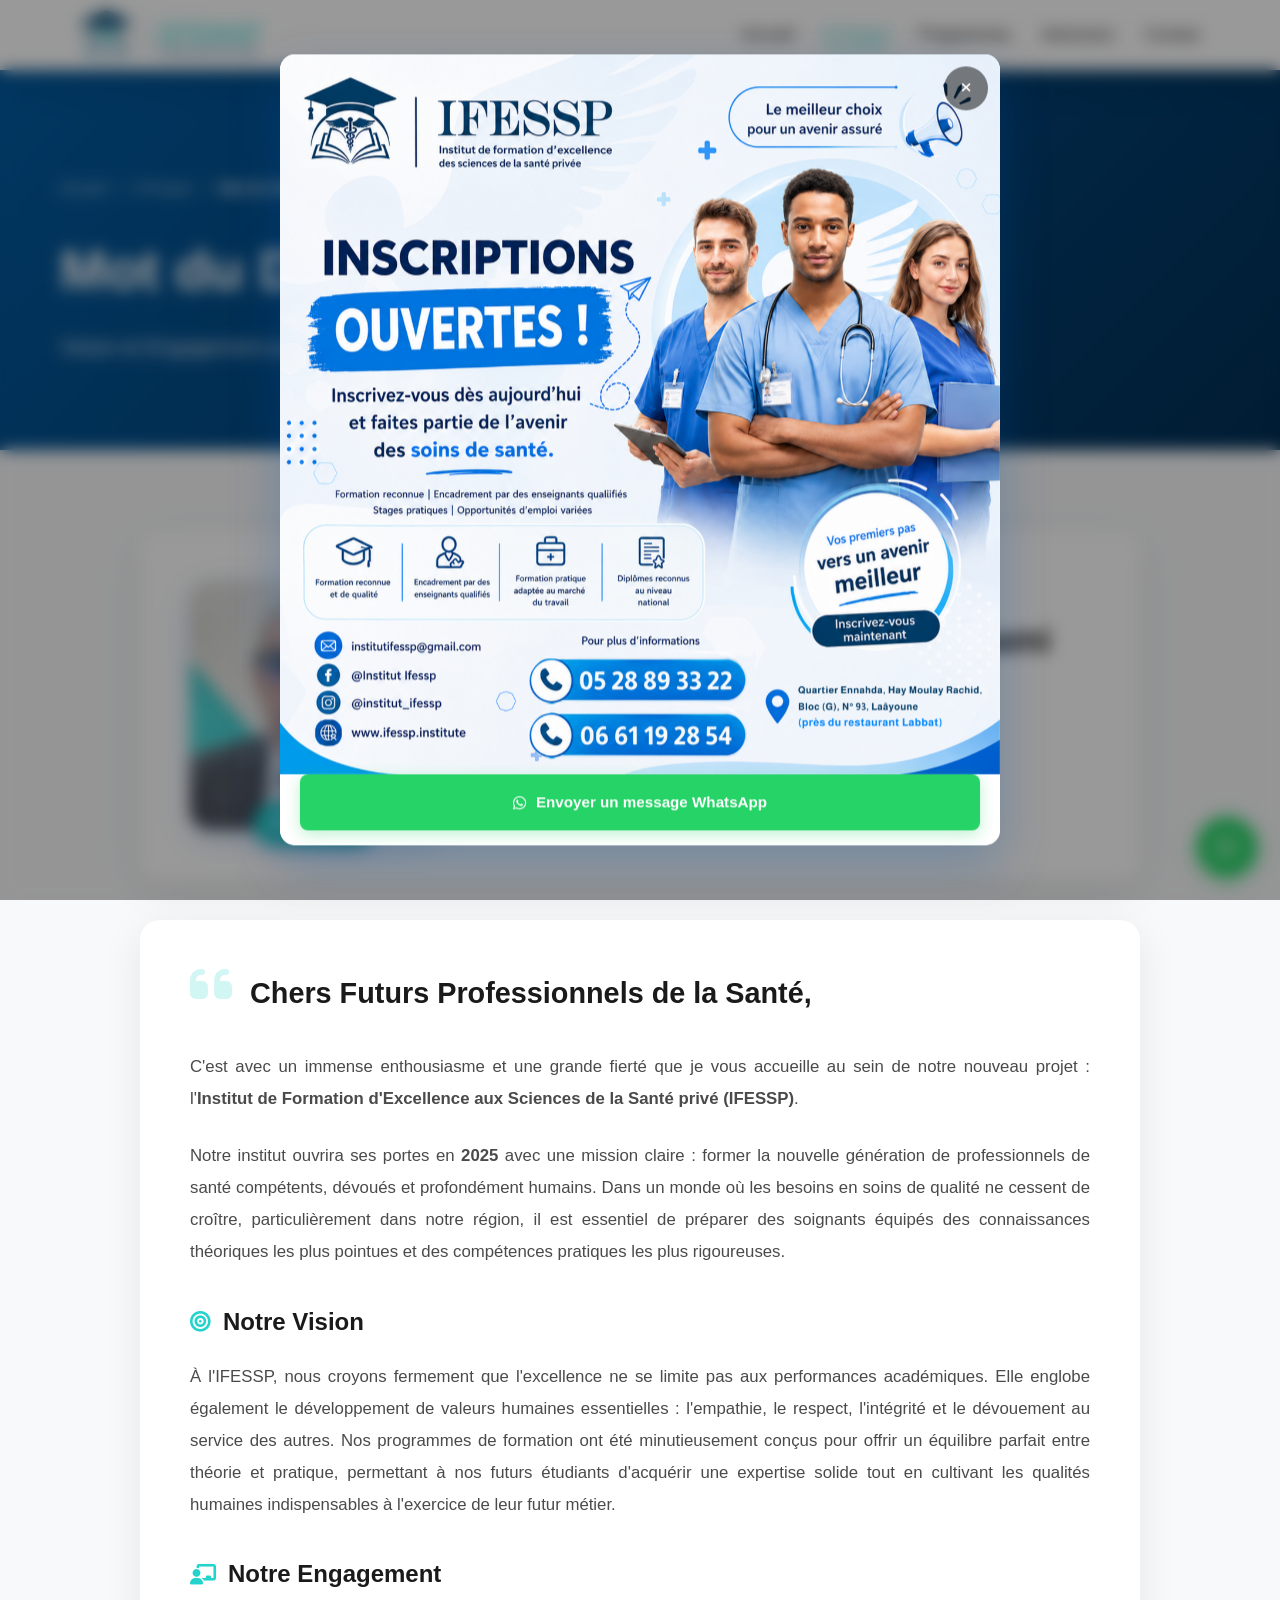
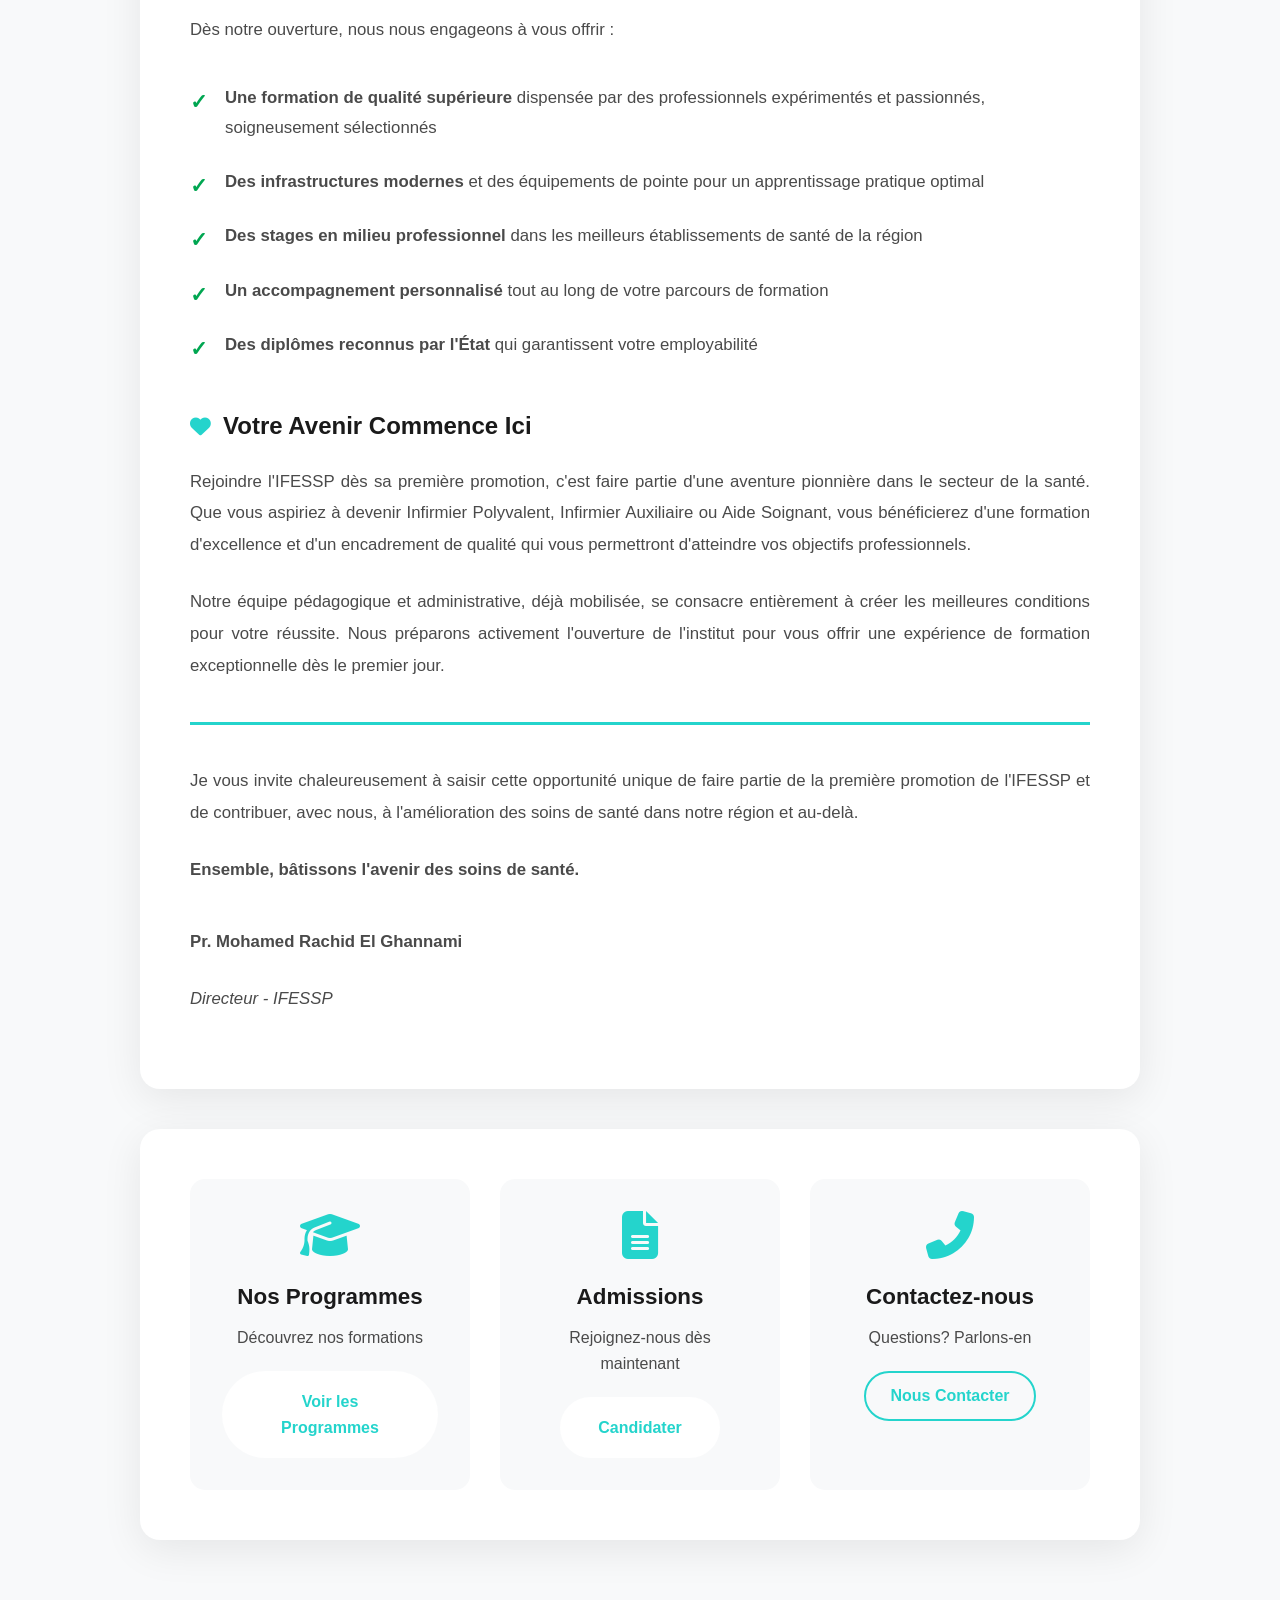
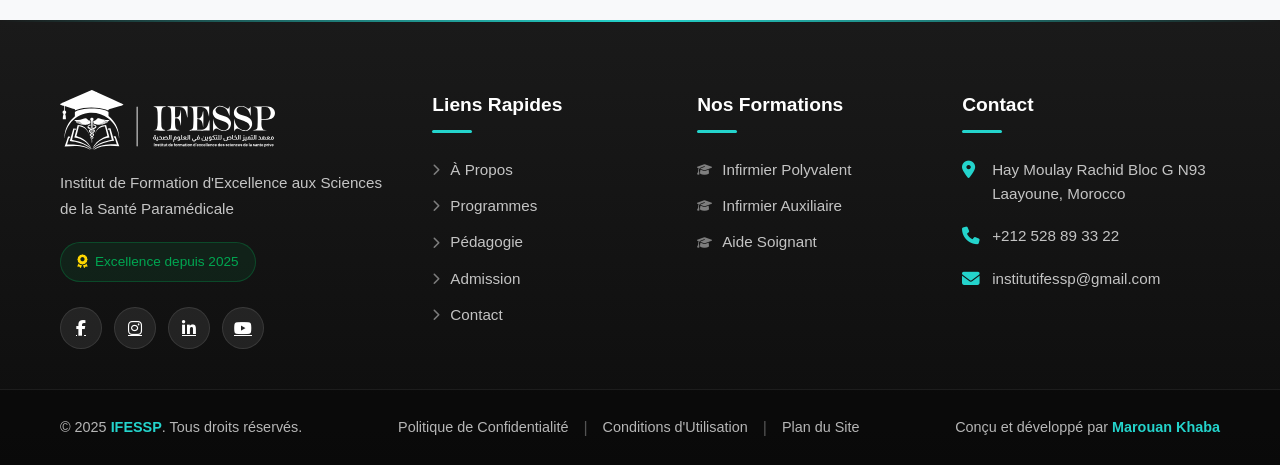
<file: Campus/mot-du-directeur.html>
<!DOCTYPE html>
<html lang="fr">
<head>
    <meta charset="UTF-8">
    <meta name="viewport" content="width=device-width, initial-scale=1.0">
    <title>Mot du Directeur - IFESSP</title>
    <link rel="stylesheet" href="styles.css">
    <link rel="stylesheet" href="https://cdnjs.cloudflare.com/ajax/libs/font-awesome/6.4.0/css/all.min.css">
</head>
<body>
    <nav class="navbar" id="navbar">
        <div class="container">
            <div class="nav-container">
                <a href="index.html" class="logo">
                    <img src="header_logo.svg" alt="IFESSP Logo">
                </a>
                <ul class="nav-menu" id="navMenu">
                    <li><a href="index.html#accueil" class="nav-link">Accueil</a></li>
                    <li><a href="index.html#apropos" class="nav-link active">À Propos</a></li>
                    <li><a href="index.html#programmes" class="nav-link">Programmes</a></li>
                    <li><a href="index.html#admission" class="nav-link">Admission</a></li>
                    <li><a href="index.html#contact" class="nav-link btn-nav">Contact</a></li>
                </ul>
                <div class="mobile-menu-toggle" id="mobileMenuToggle">
                    <span></span><span></span><span></span>
                </div>
            </div>
        </div>
    </nav>

    <section class="director-hero">
        <div class="director-hero-overlay"></div>
        <div class="director-hero-content">
            <div class="container">
                <div class="breadcrumb">
                    <a href="index.html">Accueil</a>
                    <i class="fas fa-chevron-right"></i>
                    <a href="index.html#apropos">À Propos</a>
                    <i class="fas fa-chevron-right"></i>
                    <span>Mot du Directeur</span>
                </div>
                <h1>Mot du Directeur</h1>
                <p class="director-subtitle">Vision et Engagement pour l'Excellence</p>
            </div>
        </div>
    </section>

    <section class="director-content-section">
        <div class="container">
            <div class="director-layout">
                <div class="director-card">
                    <div class="director-image-wrapper">
                        <img src="images/Directeur_image22.png" alt="Pr. Mohamed Rachid El Ghannami" class="director-image">
                        <div class="director-badge">
                            <i class="fas fa-award"></i>
                            <span>Directeur</span>
                        </div>
                    </div>
                    <div class="director-info">
                        <h2>Pr. Mohamed Rachid El Ghannami</h2>
                        <p class="director-title">Directeur de l'Institut IFESSP</p>
                        <div class="director-contact-info">
                            <div class="contact-item">
                                <i class="fas fa-phone"></i>
                                <a href="tel:+212666556113">+212 666 55 61 13</a>
                            </div>
                            <div class="contact-item">
                                <i class="fas fa-envelope"></i>
                                <a href="mailto:institutifessp@gmail.com">institutifessp@gmail.com</a>
                            </div>
                        </div>
                    </div>
                </div>

                <div class="director-message">
                    <div class="message-intro">
                        <i class="fas fa-quote-left quote-icon"></i>
                        <h3>Chers Futurs Professionnels de la Santé,</h3>
                    </div>

                    <div class="message-content">
                        <p>C'est avec un immense enthousiasme et une grande fierté que je vous accueille au sein de notre nouveau projet : l'<strong>Institut de Formation d'Excellence aux Sciences de la Santé privé (IFESSP)</strong>.</p>

                        <p>Notre institut ouvrira ses portes en <strong>2025</strong> avec une mission claire : former la nouvelle génération de professionnels de santé compétents, dévoués et profondément humains. Dans un monde où les besoins en soins de qualité ne cessent de croître, particulièrement dans notre région, il est essentiel de préparer des soignants équipés des connaissances théoriques les plus pointues et des compétences pratiques les plus rigoureuses.</p>

                        <h4><i class="fas fa-bullseye"></i> Notre Vision</h4>
                        <p>À l'IFESSP, nous croyons fermement que l'excellence ne se limite pas aux performances académiques. Elle englobe également le développement de valeurs humaines essentielles : l'empathie, le respect, l'intégrité et le dévouement au service des autres. Nos programmes de formation ont été minutieusement conçus pour offrir un équilibre parfait entre théorie et pratique, permettant à nos futurs étudiants d'acquérir une expertise solide tout en cultivant les qualités humaines indispensables à l'exercice de leur futur métier.</p>

                        <h4><i class="fas fa-chalkboard-teacher"></i> Notre Engagement</h4>
                        <p>Dès notre ouverture, nous nous engageons à vous offrir :</p>
                        <ul class="message-list">
                            <li><strong>Une formation de qualité supérieure</strong> dispensée par des professionnels expérimentés et passionnés, soigneusement sélectionnés</li>
                            <li><strong>Des infrastructures modernes</strong> et des équipements de pointe pour un apprentissage pratique optimal</li>
                            <li><strong>Des stages en milieu professionnel</strong> dans les meilleurs établissements de santé de la région</li>
                            <li><strong>Un accompagnement personnalisé</strong> tout au long de votre parcours de formation</li>
                            <li><strong>Des diplômes reconnus par l'État</strong> qui garantissent votre employabilité</li>
                        </ul>

                        <h4><i class="fas fa-heart"></i> Votre Avenir Commence Ici</h4>
                        <p>Rejoindre l'IFESSP dès sa première promotion, c'est faire partie d'une aventure pionnière dans le secteur de la santé. Que vous aspiriez à devenir Infirmier Polyvalent, Infirmier Auxiliaire ou Aide Soignant, vous bénéficierez d'une formation d'excellence et d'un encadrement de qualité qui vous permettront d'atteindre vos objectifs professionnels.</p>

                        <p>Notre équipe pédagogique et administrative, déjà mobilisée, se consacre entièrement à créer les meilleures conditions pour votre réussite. Nous préparons activement l'ouverture de l'institut pour vous offrir une expérience de formation exceptionnelle dès le premier jour.</p>

                        <div class="message-closing">
                            <p class="closing-text">Je vous invite chaleureusement à saisir cette opportunité unique de faire partie de la première promotion de l'IFESSP et de contribuer, avec nous, à l'amélioration des soins de santé dans notre région et au-delà.</p>
                            <p class="closing-text"><strong>Ensemble, bâtissons l'avenir des soins de santé.</strong></p>
                            <div class="signature">
                                <p class="signature-name">Pr. Mohamed Rachid El Ghannami</p>
                                <p class="signature-title">Directeur - IFESSP</p>
                            </div>
                        </div>
                    </div>
                </div>

                <div class="director-cta">
                    <div class="cta-grid">
                        <div class="cta-item">
                            <i class="fas fa-graduation-cap"></i>
                            <h4>Nos Programmes</h4>
                            <p>Découvrez nos formations</p>
                            <a href="index.html#programmes" class="btn btn-primary">Voir les Programmes</a>
                        </div>
                        <div class="cta-item">
                            <i class="fas fa-file-alt"></i>
                            <h4>Admissions</h4>
                            <p>Rejoignez-nous dès maintenant</p>
                            <a href="index.html#contact" class="btn btn-primary">Candidater</a>
                        </div>
                        <div class="cta-item">
                            <i class="fas fa-phone-alt"></i>
                            <h4>Contactez-nous</h4>
                            <p>Questions? Parlons-en</p>
                            <a href="index.html#contact" class="btn btn-outline">Nous Contacter</a>
                        </div>
                    </div>
                </div>
            </div>
        </div>
    </section>

    <footer class="footer">
        <div class="footer-main">
            <div class="container">
                <div class="footer-content">
                    <div class="footer-col footer-col-about">
                        <div class="footer-logo"><img src="footer_logo.svg" alt="IFESSP Logo"></div>
                        <p class="footer-description">Institut de Formation d'Excellence aux Sciences de la Santé Paramédicale</p>
                        <div class="footer-badge"><i class="fas fa-award"></i><span>Excellence depuis 2025</span></div>
                        <div class="social-links">
                            <a href="https://www.facebook.com/profile.php?id=61583809679076" aria-label="Facebook" class="social-link" target="_blank"><i class="fab fa-facebook-f"></i></a>
                            <a href="https://www.instagram.com/institut_ifessp/" aria-label="Instagram" class="social-link" target="_blank"><i class="fab fa-instagram"></i></a>
                            <a href="#" aria-label="LinkedIn" class="social-link"><i class="fab fa-linkedin-in"></i></a>
                            <a href="#" aria-label="YouTube" class="social-link"><i class="fab fa-youtube"></i></a>
                        </div>
                    </div>
                    <div class="footer-col">
                        <h4 class="footer-title">Liens Rapides</h4>
                        <ul class="footer-links">
                            <li><a href="index.html#apropos"><i class="fas fa-chevron-right"></i> À Propos</a></li>
                            <li><a href="index.html#programmes"><i class="fas fa-chevron-right"></i> Programmes</a></li>
                            <li><a href="index.html#pedagogie"><i class="fas fa-chevron-right"></i> Pédagogie</a></li>
                            <li><a href="index.html#admission"><i class="fas fa-chevron-right"></i> Admission</a></li>
                            <li><a href="index.html#contact"><i class="fas fa-chevron-right"></i> Contact</a></li>
                        </ul>
                    </div>
                    <div class="footer-col">
                        <h4 class="footer-title">Nos Formations</h4>
                        <ul class="footer-links">
                            <li><a href="infirmier-polyvalent.html"><i class="fas fa-graduation-cap"></i> Infirmier Polyvalent</a></li>
                            <li><a href="infirmier-auxiliaire.html"><i class="fas fa-graduation-cap"></i> Infirmier Auxiliaire</a></li>
                            <li><a href="aide-soignant.html"><i class="fas fa-graduation-cap"></i> Aide Soignant</a></li>
                        </ul>
                    </div>
                    <div class="footer-col">
                        <h4 class="footer-title">Contact</h4>
                        <ul class="footer-contact">
                            <li><i class="fas fa-map-marker-alt"></i><span>Hay Moulay Rachid Bloc G N93<br>Laayoune, Morocco</span></li>
                            <li><i class="fas fa-phone"></i><span>+212 528 89 33 22</span></li>
                            <li><i class="fas fa-envelope"></i><span>institutifessp@gmail.com</span></li>
                        </ul>
                    </div>
                </div>
            </div>
        </div>
        <div class="footer-bottom">
            <div class="container">
                <div class="footer-bottom-content">
                    <div class="footer-copyright"><p>&copy; 2025 <strong>IFESSP</strong>. Tous droits réservés.</p></div>
                    <div class="footer-links-bottom">
                        <a href="#privacy">Politique de Confidentialité</a><span class="separator">|</span>
                        <a href="#terms">Conditions d'Utilisation</a><span class="separator">|</span>
                        <a href="#sitemap">Plan du Site</a>
                    </div>
                    <div class="footer-credit">
                        <p>Conçu et développé par <a href="https://wa.me/212644682293" target="_blank" rel="noopener noreferrer" class="developer-link">Marouan Khaba</a></p>
                    </div>
                </div>
            </div>
        </div>
    </footer>

    <!-- Welcome Ad Popup -->
    <div class="notification-backdrop" id="notificationBackdrop"></div>
    <div class="registration-notification welcome-ad-popup" id="registrationNotification" role="dialog" aria-modal="true">
        <button class="notification-close welcome-ad-close" id="notificationClose" aria-label="Fermer">
            <i class="fas fa-times"></i>
        </button>
        <div class="notification-body welcome-ad-body">
            <img src="images/inscriptions-ad.png" alt="Inscriptions ouvertes - IFESSP" class="notification-image">
        </div>
        <div class="notification-footer">
            <a href="https://wa.me/212661192854?text=Bonjour%2C%20je%20souhaite%20m'inscrire%20%C3%A0%20l'IFESSP." class="notification-btn whatsapp-popup-btn" id="notificationWhatsappBtn" target="_blank" rel="noopener noreferrer">
                <i class="fab fa-whatsapp"></i>
                <span>Envoyer un message WhatsApp</span>
            </a>
        </div>
    </div>

    <!-- Floating WhatsApp Button -->
    <a href="https://wa.me/212661192854?text=Bonjour%2C%20je%20souhaite%20m'inscrire%20%C3%A0%20l'IFESSP." class="whatsapp-float" target="_blank" rel="noopener noreferrer" aria-label="Contactez-nous sur WhatsApp">
        <span class="whatsapp-float-tooltip">Contactez-nous</span>
        <i class="fab fa-whatsapp"></i>
    </a>

    <script src="script.js"></script>
</body>
</html>
</file>
<file: styles.css>
/* ===========================
   Reset & Base Styles
   =========================== */
* {
    margin: 0;
    padding: 0;
    box-sizing: border-box;
}

:root {
    /* Colors */
    --primary-color: #24D4CC;
    --primary-dark: #1BAAA3;
    --primary-light: #4FDDD6;
    --secondary-color: #00a651;
    --accent-color: #ff6b35;
    --text-dark: #1a1a1a;
    --text-medium: #4a4a4a;
    --text-light: #6b6b6b;
    --bg-light: #f8f9fa;
    --bg-white: #ffffff;
    --border-color: #e0e0e0;
    --shadow: 0 4px 20px rgba(0, 0, 0, 0.08);
    --shadow-lg: 0 10px 40px rgba(0, 0, 0, 0.12);
    
    /* Typography */
    --font-primary: 'Segoe UI', Tahoma, Geneva, Verdana, sans-serif;
    --font-secondary: 'Arial', sans-serif;
    
    /* Spacing */
    --section-padding: 80px 0;
    --container-padding: 0 20px;
}

html {
    scroll-behavior: smooth;
    overflow-x: hidden;
}

body {
    font-family: var(--font-primary);
    color: var(--text-dark);
    line-height: 1.6;
    overflow-x: hidden;
    width: 100%;
}

img {
    max-width: 100%;
    height: auto;
    display: block;
}

.container {
    max-width: 1200px;
    margin: 0 auto;
    padding: var(--container-padding);
    width: 100%;
}

/* ===========================
   Navigation
   =========================== */
.navbar {
    position: fixed;
    top: 15px;
    left: 20px;
    right: 20px;
    width: auto;
    background: rgba(255, 255, 255, calc(var(--navbar-bg-opacity, 0) * 0.88));
    backdrop-filter: blur(var(--navbar-blur, 0px));
    -webkit-backdrop-filter: blur(var(--navbar-blur, 0px));
    border: 1px solid rgba(255, 255, 255, calc(var(--navbar-bg-opacity, 0) * 0.45));
    border-radius: 24px;
    box-shadow: none;
    z-index: 1000;
    transition: background 0.25s ease, box-shadow 0.25s ease, border-color 0.25s ease, backdrop-filter 0.25s ease;
}

.navbar.scrolled {
    box-shadow: 0 10px 30px rgba(0, 0, 0, 0.05);
    border-color: rgba(36, 212, 204, 0.2);
}

.nav-container {
    display: flex;
    justify-content: space-between;
    align-items: center;
    padding: 8px 24px;
}

.logo img {
    height: 50px;
    width: auto;
}



.header-socials {
    display: flex;
    align-items: center;
    gap: 8px;
}

.header-socials a {
    color: var(--text-medium);
    font-size: 1.05rem;
    transition: all 0.3s cubic-bezier(0.25, 0.8, 0.25, 1);
    display: flex;
    align-items: center;
    justify-content: center;
    width: 32px;
    height: 32px;
    border-radius: 50%;
    background: rgba(30, 41, 59, 0.04);
    border: 1px solid rgba(30, 41, 59, 0.05);
    text-decoration: none;
}

.header-socials a:hover {
    color: #ffffff;
    background: var(--primary-color);
    border-color: var(--primary-color);
    transform: translateY(-2px) scale(1.05);
    box-shadow: 0 4px 12px rgba(36, 212, 204, 0.25);
}

.nav-menu {
    display: flex;
    list-style: none;
    gap: 30px;
    align-items: center;
}

.nav-link {
    text-decoration: none;
    color: var(--text-dark);
    font-weight: 500;
    transition: color 0.3s ease;
    position: relative;
    padding: 8px 0;
    line-height: 1;
}

.nav-link::after {
    content: '';
    position: absolute;
    bottom: 0;
    left: 0;
    width: 0;
    height: 2px;
    background: var(--primary-color);
    transition: width 0.3s ease;
}

.nav-link:hover::after,
.nav-link.active::after {
    width: 100%;
}

.nav-link:hover,
.nav-link.active {
    color: var(--primary-color);
}

.nav-cta {
    display: inline-flex;
    align-items: center;
    gap: 8px;
    padding: 8px 16px;
    border-radius: 50px;
    background: var(--primary-color);
    color: white;
    border: 2px solid var(--primary-color);
    font-weight: 700;
    text-decoration: none;
    box-shadow: 0 4px 15px rgba(36, 212, 204, 0.3);
    transition: all 0.25s ease;
    line-height: 1;
}

.nav-menu li { display: flex; align-items: center; }

.nav-cta:hover {
    background: var(--primary-dark);
    border-color: var(--primary-dark);
    color: white;
    transform: translateY(-2px);
    box-shadow: 0 6px 20px rgba(27, 170, 163, 0.4);
}

@media (max-width: 768px) {
    .nav-cta {
        padding: 10px 18px;
        align-self: flex-start;
    }
}

.mobile-menu-toggle {
    display: none;
    flex-direction: column;
    background: none;
    border: none;
    cursor: pointer;
    padding: 5px;
}

.mobile-menu-toggle span {
    width: 25px;
    height: 3px;
    background: var(--text-dark);
    margin: 3px 0;
    transition: all 0.3s ease;
}

.mobile-menu-toggle.active span:nth-child(1) {
    transform: rotate(45deg) translate(5px, 5px);
}

.mobile-menu-toggle.active span:nth-child(2) {
    opacity: 0;
}

.mobile-menu-toggle.active span:nth-child(3) {
    transform: rotate(-45deg) translate(7px, -6px);
}

/* ===========================
   Hero Section - Modern Design
   =========================== */
.hero {
    min-height: 100vh;
    background: #ffffff;
    display: flex;
    align-items: center;
    justify-content: center;
    position: relative;
    padding: 80px 20px 60px;
    overflow: hidden;
}

/* Animated Background Shapes */
.hero::before {
    content: '';
    position: absolute;
    width: 600px;
    height: 600px;
    background: radial-gradient(circle, rgba(36, 212, 204, 0.12) 0%, rgba(79, 221, 214, 0.06) 40%, transparent 70%);
    border-radius: 50%;
    top: -200px;
    right: -100px;
    animation: float 20s ease-in-out infinite, pulse 8s ease-in-out infinite;
    z-index: 0;
}

.hero::after {
    content: '';
    position: absolute;
    width: 500px;
    height: 500px;
    background: radial-gradient(circle, rgba(0, 166, 81, 0.08) 0%, rgba(79, 221, 214, 0.04) 40%, transparent 70%);
    border-radius: 50%;
    bottom: -150px;
    left: -100px;
    animation: float 15s ease-in-out infinite reverse, pulse 6s ease-in-out infinite;
    z-index: 0;
}

@keyframes float {
    0%, 100% {
        transform: translate(0, 0) scale(1) rotate(0deg);
    }
    33% {
        transform: translate(40px, -40px) scale(1.15) rotate(5deg);
    }
    66% {
        transform: translate(-30px, 30px) scale(0.85) rotate(-5deg);
    }
}

@keyframes pulse {
    0%, 100% {
        opacity: 1;
    }
    50% {
        opacity: 0.6;
    }
}

/* Animated Background Particles */
.hero-particles {
    position: absolute;
    top: 0;
    left: 0;
    width: 100%;
    height: 100%;
    overflow: hidden;
    z-index: 0;
}

.particle {
    position: absolute;
    background: rgba(36, 212, 204, 0.15);
    border-radius: 50%;
    pointer-events: none;
}

.particle-1 {
    width: 80px;
    height: 80px;
    top: 20%;
    left: 10%;
    animation: floatParticle 25s ease-in-out infinite;
}

.particle-2 {
    width: 60px;
    height: 60px;
    top: 60%;
    right: 15%;
    animation: floatParticle 20s ease-in-out infinite 2s;
}

.particle-3 {
    width: 100px;
    height: 100px;
    bottom: 15%;
    left: 20%;
    animation: floatParticle 30s ease-in-out infinite 4s;
}

.particle-4 {
    width: 50px;
    height: 50px;
    top: 40%;
    right: 25%;
    animation: floatParticle 18s ease-in-out infinite 1s;
}

.particle-5 {
    width: 70px;
    height: 70px;
    top: 70%;
    left: 50%;
    animation: floatParticle 22s ease-in-out infinite 3s;
}

.particle-6 {
    width: 90px;
    height: 90px;
    top: 10%;
    right: 30%;
    animation: floatParticle 28s ease-in-out infinite 5s;
}

@keyframes floatParticle {
    0%, 100% {
        transform: translate(0, 0) scale(1);
        opacity: 0.3;
    }
    25% {
        transform: translate(50px, -50px) scale(1.2);
        opacity: 0.5;
    }
    50% {
        transform: translate(-30px, -80px) scale(0.8);
        opacity: 0.2;
    }
    75% {
        transform: translate(30px, -40px) scale(1.1);
        opacity: 0.4;
    }
}

.hero-container {
    max-width: 1200px;
    width: 100%;
    display: grid;
    grid-template-columns: 1fr 1fr;
    gap: 60px;
    align-items: center;
    position: relative;
    z-index: 1;
    margin: 0 auto;
    padding: 0 var(--container-padding);
}

.hero-content {
    position: relative;
    z-index: 2;
    text-align: left;
    padding: 0 20px;
}

/* Hero Badge */
.hero-badge {
    display: inline-flex;
    align-items: center;
    gap: 8px;
    background: #f0f7ff;
    padding: 10px 24px;
    border-radius: 50px;
    border: 1px solid #0052a3;
    margin-bottom: 25px;
    font-size: 0.9rem;
    font-weight: 600;
    color: #0052a3;
    box-shadow: 0 2px 8px rgba(0, 82, 163, 0.1);
}

.hero-badge i {
    color: #ffd700;
    font-size: 1rem;
}

.hero-title {
    font-size: 3.5rem;
    font-weight: 800;
    margin-bottom: 25px;
    line-height: 1.2;
    color: #1a1a1a;
    letter-spacing: -1px;
}

.highlight-text {
    position: relative;
    display: inline-block;
    color: var(--primary-color);
}

.highlight-text::after {
    content: '';
    position: absolute;
    bottom: 8px;
    left: 0;
    width: 100%;
    height: 20px;
    background: rgba(0, 166, 81, 0.2);
    z-index: -1;
    border-radius: 3px;
}

.hero-subtitle {
    font-size: 1.2rem;
    margin-bottom: 35px;
    font-weight: 400;
    line-height: 1.6;
    color: #555;
    max-width: 600px;
}

.hero-buttons {
    display: flex;
    gap: 20px;
    flex-wrap: wrap;
    margin-bottom: 40px;
}

.btn-hero {
    display: flex;
    align-items: center;
    justify-content: center;
    gap: 12px;
    padding: 20px 44px;
    font-size: 1.1rem;
    box-shadow: 0 4px 15px rgba(0, 0, 0, 0.2);
    min-height: 60px;
    position: relative;
    z-index: 2;
}

.btn-hero i {
    font-size: 1rem;
    transition: transform 0.3s ease;
    pointer-events: none;
}

.btn-hero:hover i {
    transform: translateX(5px);
}

/* Trust Indicators */
.hero-trust {
    display: flex;
    gap: 25px;
    flex-wrap: wrap;
    margin-top: 30px;
}

.trust-item {
    display: flex;
    align-items: center;
    gap: 8px;
    font-size: 0.95rem;
    color: #555;
}

.trust-item i {
    color: #00a651;
    font-size: 1.1rem;
}

/* Hero Image */
.hero-image {
    position: relative;
    z-index: 1;
}

.hero-image img {
    width: 100%;
    height: auto;
    object-fit: cover;
    display: block;
    position: relative;
    z-index: 1;
}

/* Floating Review Cards */
.floating-card {
    position: absolute;
    background: white;
    padding: 24px;
    border-radius: 20px;
    box-shadow: 0 15px 50px rgba(0, 0, 0, 0.12);
    border: 1px solid rgba(0, 82, 163, 0.08);
    z-index: 2;
    animation: floatCard 3s ease-in-out infinite;
    min-width: 160px;
}

.floating-card-1 {
    top: 8%;
    left: -50px;
    text-align: center;
    animation-delay: 0s;
    z-index: 2;
}

.floating-card-2 {
    bottom: 25%;
    right: -40px;
    text-align: center;
    animation-delay: 1s;
    z-index: 0;
}

.floating-card-3 {
    top: 15%;
    right: -35px;
    text-align: center;
    animation-delay: 2s;
    z-index: 0;
}

.floating-card-1 .card-icon,
.floating-card-2 .card-icon,
.floating-card-3 .card-icon {
    width: 60px;
    height: 60px;
    background: linear-gradient(135deg, var(--primary-color) 0%, #00a651 100%);
    border-radius: 50%;
    display: flex;
    align-items: center;
    justify-content: center;
    margin: 0 auto 15px;
    box-shadow: 0 8px 20px rgba(0, 82, 163, 0.3);
}

.floating-card-1 .card-icon i,
.floating-card-2 .card-icon i,
.floating-card-3 .card-icon i {
    color: white;
    font-size: 1.6rem;
}

.floating-card-1 h4,
.floating-card-2 h4,
.floating-card-3 h4 {
    font-size: 2.5rem;
    font-weight: 800;
    color: var(--primary-color);
    margin-bottom: 8px;
    line-height: 1;
}

.floating-card-1 p,
.floating-card-2 p,
.floating-card-3 p {
    font-size: 0.95rem;
    color: #666;
    margin: 0;
    font-weight: 600;
}

.floating-card-3 .location-text {
    font-size: 1.3rem;
    font-weight: 700;
    color: var(--primary-color);
    margin-top: 5px;
}

@keyframes floatCard {
    0%, 100% {
        transform: translateY(0px);
    }
    50% {
        transform: translateY(-15px);
    }
}

/* Hero Bottom Overlay Card */
.hero-bottom-card {
    position: absolute;
    bottom: -20px;
    left: 50%;
    transform: translateX(-50%);
    z-index: 3;
    background: white;
    border-radius: 16px;
    box-shadow: 0 15px 50px rgba(0, 0, 0, 0.12);
    padding: 18px 30px;
    width: 90%;
    max-width: 600px;
}

.bottom-card-motto {
    display: flex;
    align-items: center;
    justify-content: center;
    gap: 15px;
}

.bottom-card-motto i {
    font-size: 1.2rem;
    color: var(--primary-color);
    opacity: 0.3;
}

.bottom-card-motto p {
    font-size: 1.05rem;
    font-weight: 600;
    color: #1a1a1a;
    margin: 0;
    text-align: center;
    font-style: italic;
    line-height: 1.5;
}

.scroll-indicator {
    position: absolute;
    bottom: 40px;
    left: 50%;
    transform: translateX(-50%);
    animation: bounce 2s infinite;
    color: var(--primary-color);
    opacity: 0.7;
    z-index: 3;
    display: flex;
    flex-direction: column;
    align-items: center;
    gap: 8px;
    cursor: pointer;
    transition: opacity 0.3s ease;
}

.scroll-indicator:hover {
    opacity: 1;
}

.scroll-indicator span {
    font-size: 0.85rem;
    font-weight: 500;
    text-transform: uppercase;
    letter-spacing: 1px;
}

.scroll-indicator i {
    font-size: 1.5rem;
}

/* Animations */
.animate-fade-in {
    animation: fadeIn 1s ease-in;
}

.animate-fade-in-delay {
    animation: fadeIn 1s ease-in 0.3s both;
}

.animate-fade-in-delay-2 {
    animation: fadeIn 1s ease-in 0.6s both;
}

@keyframes fadeIn {
    from {
        opacity: 0;
        transform: translateY(20px);
    }
    to {
        opacity: 1;
        transform: translateY(0);
    }
}

@keyframes bounce {
    0%, 20%, 50%, 80%, 100% {
        transform: translateX(-50%) translateY(0);
    }
    40% {
        transform: translateX(-50%) translateY(-10px);
    }
    60% {
        transform: translateX(-50%) translateY(-5px);
    }
}

/* ===========================
   Interactive Elements - Enhanced Clickability
   =========================== */
a, button, input, select, textarea, [role="button"] {
    touch-action: manipulation;
}

button, input[type="submit"], input[type="button"], .btn, .social-btn, .notification-btn {
    -webkit-tap-highlight-color: transparent;
    user-select: none;
}

/* Ensure all clickable elements have minimum touch target size */
.btn, button, .social-btn, .notification-btn, input, select, textarea {
    min-width: 44px;
    min-height: 44px;
}

/* ===========================
   Buttons
   =========================== */
.btn {
    display: inline-block;
    padding: 16px 36px;
    text-decoration: none;
    border-radius: 50px;
    font-weight: 600;
    transition: all 0.3s ease;
    border: 2px solid transparent;
    cursor: pointer;
    font-size: 1rem;
    position: relative;
    z-index: 1;
    min-height: 48px;
    box-sizing: border-box;
}

.btn-primary {
    background: var(--bg-white);
    color: var(--primary-color);
}

.btn-primary:hover {
    background: var(--primary-dark);
    border-color: var(--primary-dark);
    color: white;
    box-shadow: 0 5px 15px rgba(0, 102, 204, 0.3);
    transform: translateY(-2px);
}

.btn-secondary {
    background: linear-gradient(135deg, #24D4CC 0%, #4FDDD6 100%);
    border: 2px solid transparent;
    color: white;
    position: relative;
    overflow: hidden;
    box-shadow: 0 4px 15px rgba(36, 212, 204, 0.25);
}

.btn-secondary span,
.btn-secondary i {
    position: relative;
    z-index: 2;
    pointer-events: none;
}

.btn-secondary::before {
    content: '';
    position: absolute;
    top: 0;
    left: -100%;
    width: 100%;
    height: 100%;
    background: linear-gradient(135deg, #4FDDD6 0%, #6FE8E0 100%);
    transition: left 0.3s ease;
    z-index: 0;
}

.btn-secondary:hover::before {
    left: 0;
}

.btn-secondary:hover {
    transform: translateY(-2px);
    box-shadow: 0 8px 20px rgba(36, 212, 204, 0.4);
}

.btn-outline {
    background: transparent;
    border: 2px solid var(--primary-color);
    color: var(--primary-color);
    padding: 10px 24px;
}

.btn-outline:hover {
    background: var(--primary-color);
    color: white;
}

.btn-large {
    padding: 18px 48px;
    font-size: 1.1rem;
}

.btn-block {
    width: 100%;
    text-align: center;
}

/* ===========================
   Stats Section
   =========================== */
.stats-section {
    padding: var(--section-padding);
    background: var(--primary-color);
    color: white;
}

.stats-grid {
    display: grid;
    grid-template-columns: repeat(auto-fit, minmax(280px, 1fr));
    gap: 40px;
}

.stat-card {
    text-align: center;
    padding: 30px;
    background: rgba(255, 255, 255, 0.1);
    border-radius: 15px;
    backdrop-filter: blur(10px);
    transition: transform 0.3s ease, background 0.3s ease;
}

.stat-card:hover {
    transform: translateY(-10px);
    background: rgba(255, 255, 255, 0.15);
}

.stat-icon {
    font-size: 3rem;
    margin-bottom: 20px;
    opacity: 0.9;
}

.stat-number {
    font-size: 3.5rem;
    font-weight: 700;
    margin-bottom: 10px;
    display: inline-block;
}

.stat-suffix {
    font-size: 2.5rem;
    font-weight: 700;
    display: inline-block;
}

.stat-label {
    font-size: 1.2rem;
    font-weight: 600;
    margin-bottom: 10px;
    text-transform: uppercase;
    letter-spacing: 1px;
}

.stat-description {
    opacity: 0.9;
    font-size: 0.95rem;
}

/* ===========================
   Video Section
   =========================== */
.video-section {
    padding: var(--section-padding);
    background: white;
}

.video-container {
    display: grid;
    grid-template-columns: 1.2fr 1fr;
    gap: 50px;
    align-items: center;
    max-width: 1200px;
    margin: 0 auto;
}

.video-wrapper {
    position: relative;
    width: 100%;
    border-radius: 20px;
    overflow: hidden;
    box-shadow: 0 20px 60px rgba(36, 212, 204, 0.2);
    background: #000;
}

.video-wrapper video {
    width: 100%;
    height: auto;
    display: block;
}

.video-info {
    padding: 20px;
}

.video-badge {
    display: inline-flex;
    align-items: center;
    gap: 10px;
    background: linear-gradient(135deg, var(--primary-color) 0%, var(--primary-light) 100%);
    color: white;
    padding: 10px 20px;
    border-radius: 50px;
    font-size: 0.9rem;
    font-weight: 600;
    margin-bottom: 20px;
}

.video-badge i {
    font-size: 1.2rem;
}

.video-info h3 {
    font-size: 2rem;
    color: var(--text-dark);
    margin-bottom: 15px;
    font-weight: 700;
}

.video-info p {
    font-size: 1.05rem;
    color: var(--text-medium);
    line-height: 1.7;
    margin-bottom: 25px;
}

.video-highlights {
    display: flex;
    flex-direction: column;
    gap: 15px;
}

.highlight-item {
    display: flex;
    align-items: center;
    gap: 12px;
    font-size: 1rem;
    color: var(--text-dark);
}

.highlight-item i {
    color: var(--primary-color);
    font-size: 1.3rem;
}

/* ===========================
   Section Common Styles
   =========================== */
.section-header {
    text-align: center;
    margin-bottom: 60px;
}

.section-title {
    font-size: 2.5rem;
    color: var(--text-dark);
    margin-bottom: 15px;
    position: relative;
    display: inline-block;
}

.section-title::after {
    content: '';
    position: absolute;
    bottom: -10px;
    left: 50%;
    transform: translateX(-50%);
    width: 60px;
    height: 4px;
    background: var(--primary-color);
    border-radius: 2px;
}

.section-subtitle {
    font-size: 1.1rem;
    color: var(--text-medium);
}

/* ===========================
   Splash Screen
   =========================== */
.splash-screen {
    position: fixed;
    top: 0;
    left: 0;
    width: 100vw;
    height: 100vh;
    background: radial-gradient(circle at center, #1b3a37 0%, #0c1c1a 100%);
    z-index: 99999;
    display: flex;
    justify-content: center;
    align-items: center;
    transition: transform 0.8s cubic-bezier(0.85, 0, 0.15, 1), opacity 0.8s ease;
}

.splash-screen.fade-out {
    opacity: 0;
    pointer-events: none;
    transform: translateY(-100%);
}

.splash-content {
    display: flex;
    flex-direction: column;
    align-items: center;
    gap: 30px;
    max-width: 90%;
}

.splash-logo-container {
    position: relative;
    width: 300px;
    height: 300px;
    display: flex;
    justify-content: center;
    align-items: center;
}

.splash-logo {
    width: 100%;
    height: auto;
    filter: drop-shadow(0 0 20px rgba(255, 255, 255, 0.2)) drop-shadow(0 0 30px rgba(36, 212, 204, 0.35));
    animation: splashLogoEntrance 1.2s cubic-bezier(0.16, 1, 0.3, 1) forwards, splashLogoPulse 3s ease-in-out infinite 1.2s;
    opacity: 0;
    transform: scale(0.6);
}

.logo-glow {
    position: absolute;
    top: 50%;
    left: 50%;
    transform: translate(-50%, -50%);
    width: 220px;
    height: 220px;
    background: radial-gradient(circle, rgba(36, 212, 204, 0.25) 0%, transparent 70%);
    border-radius: 50%;
    animation: glowPulse 2s ease-in-out infinite;
    pointer-events: none;
}

.splash-loader {
    width: 200px;
    height: 3px;
    background: rgba(255, 255, 255, 0.1);
    border-radius: 10px;
    overflow: hidden;
    position: relative;
}

.loader-bar {
    width: 0%;
    height: 100%;
    background: linear-gradient(90deg, var(--primary-color), var(--primary-light));
    border-radius: 10px;
    animation: loaderFill 2s cubic-bezier(0.1, 0.8, 0.2, 1) forwards;
}

@keyframes splashLogoEntrance {
    0% {
        opacity: 0;
        transform: scale(0.6) rotate(-5deg);
    }
    100% {
        opacity: 1;
        transform: scale(1) rotate(0deg);
    }
}

@keyframes splashLogoPulse {
    0%, 100% {
        transform: scale(1);
        filter: drop-shadow(0 0 15px rgba(36, 212, 204, 0.4));
    }
    50% {
        transform: scale(1.05);
        filter: drop-shadow(0 0 30px rgba(36, 212, 204, 0.8));
    }
}

@keyframes glowPulse {
    0%, 100% {
        width: 220px;
        height: 220px;
        opacity: 0.8;
    }
    50% {
        width: 280px;
        height: 280px;
        opacity: 1;
    }
}

@keyframes loaderFill {
    0% {
        width: 0%;
    }
    100% {
        width: 100%;
    }
}

/* ===========================
   Visitors from Germany Section (Instagram Reels style)
   =========================== */
.visitors-section {
    padding: var(--section-padding);
    background: var(--bg-light);
}

.section-badge-visitors {
    display: inline-flex;
    align-items: center;
    gap: 8px;
    background: rgba(36, 212, 204, 0.1);
    color: var(--primary-dark);
    padding: 8px 20px;
    border-radius: 50px;
    font-size: 0.85rem;
    font-weight: 600;
    margin-bottom: 20px;
    border: 1px solid rgba(36, 212, 204, 0.2);
    text-transform: uppercase;
    letter-spacing: 1px;
}

.section-badge-visitors i {
    font-size: 1rem;
    color: var(--primary-color);
}

.reels-container {
    display: flex;
    justify-content: center;
    gap: 40px;
    flex-wrap: wrap;
    max-width: 1200px;
    margin: 0 auto;
    padding: 20px 0;
}

.reel-card {
    width: 320px;
    aspect-ratio: 9 / 16;
    background: #000;
    border-radius: 24px;
    overflow: hidden;
    box-shadow: 0 15px 35px rgba(0, 0, 0, 0.2), 0 0 0 1px rgba(255, 255, 255, 0.05);
    position: relative;
    transition: transform 0.4s cubic-bezier(0.175, 0.885, 0.32, 1.275), box-shadow 0.4s ease;
}

.reel-card:hover {
    transform: translateY(-10px) scale(1.02);
    box-shadow: 0 25px 50px rgba(36, 212, 204, 0.25), 0 0 20px rgba(36, 212, 204, 0.15);
}

.reel-video-wrapper {
    position: relative;
    width: 100%;
    height: 100%;
}

.reel-video {
    width: 100%;
    height: 100%;
    object-fit: cover;
    display: block;
}

.reel-overlay {
    position: absolute;
    top: 0;
    left: 0;
    width: 100%;
    height: 100%;
    background: linear-gradient(to bottom, rgba(0,0,0,0.3) 0%, rgba(0,0,0,0) 25%, rgba(0,0,0,0) 60%, rgba(0,0,0,0.85) 100%);
    display: flex;
    flex-direction: column;
    justify-content: space-between;
    padding: 24px;
    cursor: pointer;
    z-index: 2;
}

.reel-top-badges {
    display: flex;
    justify-content: flex-end;
}

.reel-badge {
    background: rgba(0, 0, 0, 0.6);
    backdrop-filter: blur(8px);
    -webkit-backdrop-filter: blur(8px);
    border: 1px solid rgba(255, 255, 255, 0.1);
    color: #fff;
    padding: 6px 12px;
    border-radius: 50px;
    font-size: 0.8rem;
    font-weight: 600;
    display: flex;
    align-items: center;
    gap: 6px;
    letter-spacing: 0.5px;
}

.reel-badge i {
    color: #e1306c;
}

.reel-play-btn {
    position: absolute;
    top: 50%;
    left: 50%;
    transform: translate(-50%, -50%) scale(0.9);
    width: 65px;
    height: 65px;
    background: rgba(255, 255, 255, 0.25);
    backdrop-filter: blur(8px);
    -webkit-backdrop-filter: blur(8px);
    border: 2px solid rgba(255, 255, 255, 0.7);
    color: #fff;
    border-radius: 50%;
    display: flex;
    justify-content: center;
    align-items: center;
    font-size: 1.5rem;
    opacity: 1;
    transition: all 0.3s cubic-bezier(0.175, 0.885, 0.32, 1.275);
    box-shadow: 0 10px 25px rgba(0, 0, 0, 0.3);
}

.reel-video-wrapper.playing .reel-play-btn {
    opacity: 0;
    transform: translate(-50%, -50%) scale(1.3);
    pointer-events: none;
}

.reel-card:hover .reel-play-btn {
    background: rgba(255, 255, 255, 0.35);
    transform: translate(-50%, -50%) scale(1);
}

.reel-info-overlay {
    width: 100%;
    color: #fff;
    display: flex;
    flex-direction: column;
    gap: 10px;
    text-shadow: 0 2px 4px rgba(0,0,0,0.5);
    transition: transform 0.3s ease;
}

.reel-meta {
    display: flex;
    align-items: center;
    gap: 10px;
    flex-wrap: wrap;
}

.reel-tag {
    display: inline-flex;
    align-items: center;
    gap: 6px;
    padding: 4px 10px;
    border-radius: 50px;
    font-size: 0.75rem;
    font-weight: 700;
    letter-spacing: 0.5px;
    text-shadow: none;
}

.tag-germany {
    background: linear-gradient(135deg, #ff6b35 0%, #ff8c42 100%);
    color: #fff;
}

.tag-exchange {
    background: linear-gradient(135deg, #00a651 0%, #2ecc71 100%);
    color: #fff;
}

.tag-cooperation {
    background: linear-gradient(135deg, var(--primary-dark) 0%, var(--primary-color) 100%);
    color: #fff;
}

.tag-collaboration {
    background: linear-gradient(135deg, #7f00ff 0%, #e100ff 100%);
    color: #fff;
}


.reel-date {
    font-size: 0.75rem;
    opacity: 0.85;
    font-weight: 600;
    display: flex;
    align-items: center;
    gap: 5px;
}

.reel-info-overlay h3 {
    font-size: 1.25rem;
    font-weight: 700;
    margin: 0;
    color: #fff;
    line-height: 1.3;
}

.reel-info-overlay p {
    font-size: 0.88rem;
    opacity: 0.9;
    line-height: 1.4;
    margin: 0;
    display: -webkit-box;
    -webkit-line-clamp: 2;
    -webkit-box-orient: vertical;
    overflow: hidden;
}

.reel-interaction {
    display: flex;
    justify-content: flex-end;
    margin-top: 5px;
}

.interaction-item {
    width: 38px;
    height: 38px;
    background: rgba(0, 0, 0, 0.5);
    backdrop-filter: blur(4px);
    -webkit-backdrop-filter: blur(4px);
    border: 1px solid rgba(255, 255, 255, 0.1);
    border-radius: 50%;
    display: flex;
    justify-content: center;
    align-items: center;
    cursor: pointer;
    transition: background 0.2s, transform 0.2s;
}

.interaction-item:hover {
    background: rgba(255, 255, 255, 0.2);
    transform: scale(1.1);
}

.interaction-item i {
    color: #fff;
    font-size: 0.9rem;
}

@media (max-width: 768px) {
    .reels-container {
        display: flex;
        flex-direction: row;
        flex-wrap: nowrap;
        justify-content: flex-start;
        overflow-x: auto;
        scroll-snap-type: x mandatory;
        gap: 20px;
        padding: 20px 20px 30px 20px;
        margin-left: -20px; /* Offset container padding to achieve edge-to-edge swiping */
        margin-right: -20px;
        width: calc(100% + 40px);
        -webkit-overflow-scrolling: touch;
        scrollbar-width: none; /* Hide scrollbar for Firefox */
    }
    
    .reels-container::-webkit-scrollbar {
        display: none; /* Hide scrollbar for Safari/Chrome */
    }

    .reel-card {
        width: 280px;
        flex-shrink: 0;
        scroll-snap-align: center;
    }
}

@media (max-width: 576px) {
    .reel-card {
        width: 240px;
        flex-shrink: 0;
        scroll-snap-align: center;
    }
}

/* ===========================
   Interactive Photo Stack Layout
   =========================== */
.gallery-stack-wrapper {
    display: grid;
    grid-template-columns: 1fr 1.2fr;
    gap: 60px;
    align-items: center;
    max-width: 1100px;
    margin: 80px auto 20px auto;
    padding: 40px;
    background: var(--bg-white);
    border-radius: 32px;
    box-shadow: var(--shadow-lg), 0 0 80px rgba(36, 212, 204, 0.03);
    border: 1px solid rgba(36, 212, 204, 0.05);
    overflow: hidden;
    position: relative;
}

.gallery-info {
    padding-right: 20px;
}

.gallery-badge {
    display: inline-flex;
    align-items: center;
    gap: 8px;
    background: rgba(36, 212, 204, 0.1);
    color: var(--primary-dark);
    padding: 8px 16px;
    border-radius: 50px;
    font-size: 0.8rem;
    font-weight: 600;
    margin-bottom: 20px;
    border: 1px solid rgba(36, 212, 204, 0.2);
    text-transform: uppercase;
    letter-spacing: 0.5px;
}

.gallery-badge i {
    color: var(--primary-color);
}

.gallery-info h3 {
    font-size: 2.2rem;
    font-weight: 700;
    color: var(--text-dark);
    margin-bottom: 20px;
    line-height: 1.2;
}

.gallery-info p {
    color: var(--text-medium);
    font-size: 1.05rem;
    margin-bottom: 30px;
    line-height: 1.7;
}

/* Controls */
.stack-controls {
    display: flex;
    gap: 15px;
}

.stack-btn {
    width: 50px;
    height: 50px;
    border-radius: 50%;
    border: 1px solid rgba(36, 212, 204, 0.3);
    background: var(--bg-white);
    color: var(--primary-dark);
    font-size: 1.1rem;
    display: flex;
    align-items: center;
    justify-content: center;
    cursor: pointer;
    transition: all 0.3s cubic-bezier(0.4, 0, 0.2, 1);
    box-shadow: 0 4px 10px rgba(0,0,0,0.03);
}

.stack-btn:hover {
    background: var(--primary-color);
    color: #fff;
    border-color: var(--primary-color);
    transform: scale(1.08);
    box-shadow: 0 6px 15px rgba(36, 212, 204, 0.3);
}

.stack-btn:active {
    transform: scale(0.95);
}

/* Stack Container & Cards */
.stack-container {
    width: 100%;
    display: flex;
    justify-content: center;
    align-items: center;
    height: 480px;
    position: relative;
    perspective: 1200px; /* Crucial for 3D card flipping */
}

.card-stack {
    position: relative;
    width: 320px;
    height: 400px;
    transform-style: preserve-3d;
}

.stack-card {
    position: absolute;
    width: 100%;
    height: 100%;
    border-radius: 20px;
    overflow: hidden;
    box-shadow: 0 10px 30px rgba(0,0,0,0.15), 0 1px 3px rgba(0,0,0,0.05);
    background: #000;
    transition: transform 0.6s cubic-bezier(0.25, 0.8, 0.25, 1), opacity 0.6s cubic-bezier(0.25, 0.8, 0.25, 1), z-index 0.6s ease;
    cursor: pointer;
    user-select: none;
    will-change: transform, opacity;
}

.stack-card img {
    width: 100%;
    height: 100%;
    object-fit: cover;
    pointer-events: none;
    transition: transform 0.5s ease;
}

.stack-card:hover img {
    transform: scale(1.05);
}

/* Glassmorphism caption overlay for each card */
.stack-card-overlay {
    position: absolute;
    bottom: 0;
    left: 0;
    width: 100%;
    padding: 16px 20px;
    background: linear-gradient(to top, rgba(0,0,0,0.8) 0%, rgba(0,0,0,0.3) 60%, rgba(0,0,0,0) 100%);
    color: #fff;
    font-size: 0.9rem;
    font-weight: 500;
    letter-spacing: 0.5px;
    text-shadow: 0 1px 2px rgba(0,0,0,0.5);
    pointer-events: none;
}

/* Card position rules - 3D layout (depth stacking) */
.stack-card.pos-0 {
    z-index: 4;
    transform: translate3d(0, 0, 0) scale(1) rotate(0deg);
    opacity: 1;
    pointer-events: auto;
}

.stack-card.pos-1 {
    z-index: 3;
    transform: translate3d(15px, -15px, -30px) scale(0.95) rotate(2deg);
    opacity: 0.9;
    pointer-events: none;
}

.stack-card.pos-2 {
    z-index: 2;
    transform: translate3d(30px, -30px, -60px) scale(0.9) rotate(-1deg);
    opacity: 0.75;
    pointer-events: none;
}

.stack-card.pos-3 {
    z-index: 1;
    transform: translate3d(45px, -45px, -90px) scale(0.85) rotate(1.5deg);
    opacity: 0.5;
    pointer-events: none;
}

/* All other background cards in the deck queue */
.stack-card.pos-hidden {
    z-index: 0;
    transform: translate3d(60px, -60px, -120px) scale(0.8);
    opacity: 0;
    pointer-events: none;
}

/* Premium flipping / throwing exit animations */
.stack-card.exit-next {
    transform: translate3d(140%, 40px, 120px) rotateY(180deg) rotate(20deg) scale(0.8) !important;
    opacity: 0;
    z-index: 10;
    pointer-events: none;
}

.stack-card.exit-prev {
    transform: translate3d(-140%, 40px, 120px) rotateY(-180deg) rotate(-20deg) scale(0.8) !important;
    opacity: 0;
    z-index: 10;
    pointer-events: none;
}

/* Media Queries for Gallery Stack Layout */
@media (max-width: 992px) {
    .gallery-stack-wrapper {
        grid-template-columns: 1fr;
        gap: 40px;
        padding: 30px;
        margin-top: 60px;
        text-align: center;
    }
    
    .gallery-info {
        padding-right: 0;
        display: flex;
        flex-direction: column;
        align-items: center;
    }
    
    .gallery-info h3 {
        font-size: 1.8rem;
    }
    
    .stack-container {
        height: 440px;
    }
    
    .card-stack {
        width: 280px;
        height: 350px;
    }
    
    .stack-card.pos-1 {
        transform: translate3d(12px, -12px, -24px) scale(0.95) rotate(2deg);
    }
    
    .stack-card.pos-2 {
        transform: translate3d(24px, -24px, -48px) scale(0.9) rotate(-1deg);
    }
    
    .stack-card.pos-3 {
        transform: translate3d(36px, -36px, -72px) scale(0.85) rotate(1.5deg);
    }
}

@media (max-width: 576px) {
    .gallery-stack-wrapper {
        padding: 20px 15px;
        border-radius: 20px;
    }
    
    .stack-container {
        height: 380px;
    }
    
    .card-stack {
        width: 240px;
        height: 300px;
    }
    
    .stack-card.pos-1 {
        transform: translate3d(10px, -10px, -20px) scale(0.95) rotate(2deg);
    }
    
    .stack-card.pos-2 {
        transform: translate3d(20px, -20px, -40px) scale(0.9) rotate(-1deg);
    }
    
    .stack-card.pos-3 {
        transform: translate3d(30px, -30px, -60px) scale(0.85) rotate(1.5deg);
    }
    
    .gallery-info h3 {
        font-size: 1.5rem;
    }
    
    .gallery-info p {
        font-size: 0.95rem;
        margin-bottom: 20px;
    }
}

/* ===========================
   About Section
   =========================== */
.about-section {
    padding: var(--section-padding);
    background: var(--bg-white);
}

.about-content {
    display: grid;
    grid-template-columns: 1fr 1fr;
    gap: 60px;
    align-items: center;
}

.about-text h3 {
    font-size: 1.8rem;
    color: var(--primary-color);
    margin-bottom: 15px;
    margin-top: 30px;
}

.about-text h3:first-child {
    margin-top: 0;
}

.about-text p {
    font-size: 1.05rem;
    color: var(--text-medium);
    line-height: 1.8;
}

.about-image img {
    width: 100%;
    border-radius: 15px;
    box-shadow: var(--shadow-lg);
}

/* ===========================
   Campus & Equipments Gallery Section (3D Stack Redesign)
   =========================== */
.campus-section {
    padding: var(--section-padding);
    background: var(--bg-white);
    overflow: hidden; /* Prevent 3D Coverflow slider from overflowing viewport */
}

.campus-layout-wrapper {
    display: grid;
    grid-template-columns: 1fr 1.2fr;
    gap: 60px;
    align-items: center;
    max-width: 1100px;
    margin: 0 auto;
}

.campus-info {
    padding-right: 20px;
}

.campus-info .gallery-filters {
    display: flex;
    justify-content: flex-start;
    gap: 10px;
    margin: 25px 0 35px 0;
    flex-wrap: wrap;
}

.campus-info .filter-btn {
    background: var(--bg-light);
    border: 1px solid var(--border-color);
    color: var(--text-medium);
    padding: 8px 18px;
    border-radius: 50px;
    font-size: 0.85rem;
    font-weight: 600;
    cursor: pointer;
    transition: all 0.3s cubic-bezier(0.4, 0, 0.2, 1);
}

.campus-info .filter-btn:hover {
    background: rgba(36, 212, 204, 0.05);
    color: var(--primary-dark);
    border-color: rgba(36, 212, 204, 0.2);
    transform: translateY(-2px);
}

.campus-info .filter-btn.active {
    background: var(--primary-color);
    color: #fff;
    border-color: var(--primary-color);
    box-shadow: 0 4px 12px rgba(36, 212, 204, 0.25);
}

/* 3D Stack Container & Card Deck */
.campus-stack-container {
    width: 100%;
    display: flex;
    justify-content: center;
    align-items: center;
    height: 420px;
    position: relative;
    perspective: 1200px;
}

.campus-stack-container .card-stack {
    position: relative;
    width: 420px;
    height: 315px; /* Landscape aspect ratio 4:3 */
    transform-style: preserve-3d;
    transition: transform 0.85s cubic-bezier(0.25, 1, 0.5, 1);
}

.campus-stack-card {
    position: absolute;
    width: 100%;
    height: 100%;
    border-radius: 20px;
    overflow: hidden;
    box-shadow: 0 10px 30px rgba(0,0,0,0.15), 0 1px 3px rgba(0,0,0,0.05);
    background: #000;
    transition: transform 0.85s cubic-bezier(0.25, 1, 0.5, 1), opacity 0.85s cubic-bezier(0.25, 1, 0.5, 1), z-index 0.85s ease;
    cursor: pointer;
    user-select: none;
    will-change: transform, opacity;
    backface-visibility: hidden;
    -webkit-backface-visibility: hidden;
}

.campus-stack-card img {
    width: 100%;
    height: 100%;
    object-fit: cover;
    pointer-events: none;
    filter: grayscale(100%);
    transition: transform 0.5s ease, filter 0.85s ease;
}

.campus-stack-card.active-card img {
    filter: grayscale(0%);
}

.campus-stack-card:hover img {
    transform: scale(1.06);
}

/* Hover overlay and text */
.campus-stack-card-overlay {
    position: absolute;
    bottom: 0;
    left: 0;
    width: 100%;
    padding: 20px 24px;
    background: linear-gradient(to top, rgba(0,0,0,0.9) 0%, rgba(0,0,0,0.4) 60%, rgba(0,0,0,0) 100%);
    color: #fff;
    z-index: 2;
    pointer-events: none;
    display: flex;
    flex-direction: column;
    justify-content: flex-end;
}

.campus-stack-card-overlay h4 {
    font-size: 1.15rem;
    font-weight: 700;
    color: var(--primary-light);
    margin-bottom: 6px;
}

.campus-stack-card-overlay p {
    font-size: 0.85rem;
    color: rgba(255,255,255,0.85);
    line-height: 1.4;
}

/* Note: Card positions are computed dynamically in JavaScript for the 3D circular cylinder. */

/* Campus Gallery Responsive Media Queries */
@media (max-width: 992px) {
    .campus-layout-wrapper {
        grid-template-columns: 1fr;
        gap: 40px;
        text-align: center;
    }
    
    .campus-info {
        padding-right: 0;
        display: flex;
        flex-direction: column;
        align-items: center;
    }
    
    .campus-info .gallery-filters {
        justify-content: center;
    }
    
    .campus-stack-container {
        height: 380px;
    }
    
    .campus-stack-container .card-stack {
        width: 360px;
        height: 270px;
    }
}

@media (max-width: 576px) {
    .campus-stack-container {
        height: 300px;
    }
    
    .campus-stack-container .card-stack {
        width: 280px;
        height: 210px;
    }
    
    .campus-stack-card-overlay {
        padding: 12px 16px;
    }
    
    .campus-stack-card-overlay h4 {
        font-size: 1rem;
        margin-bottom: 3px;
    }
    
    .campus-stack-card-overlay p {
        font-size: 0.75rem;
        line-height: 1.3;
    }
}

/* ===========================
   Lightbox Modal Styling
   =========================== */
.lightbox-modal {
    position: fixed;
    top: 0;
    left: 0;
    width: 100%;
    height: 100%;
    background: rgba(10, 10, 10, 0.95);
    backdrop-filter: blur(15px);
    -webkit-backdrop-filter: blur(15px);
    z-index: 2000;
    display: flex;
    align-items: center;
    justify-content: center;
    opacity: 0;
    pointer-events: none;
    transition: opacity 0.4s cubic-bezier(0.25, 0.8, 0.25, 1);
}

.lightbox-modal:not([aria-hidden="true"]) {
    opacity: 1;
    pointer-events: auto;
}

.lightbox-close {
    position: absolute;
    top: 30px;
    right: 30px;
    background: none;
    border: none;
    color: #fff;
    font-size: 2rem;
    cursor: pointer;
    z-index: 2010;
    width: 50px;
    height: 50px;
    display: flex;
    align-items: center;
    justify-content: center;
    border-radius: 50%;
    background: rgba(255,255,255,0.05);
    border: 1px solid rgba(255,255,255,0.1);
    transition: all 0.3s ease;
}

.lightbox-close:hover {
    background: var(--accent-color);
    border-color: var(--accent-color);
    transform: scale(1.08) rotate(90deg);
}

.lightbox-arrow {
    position: absolute;
    top: 50%;
    transform: translateY(-50%);
    background: rgba(255,255,255,0.05);
    border: 1px solid rgba(255,255,255,0.1);
    color: #fff;
    font-size: 1.3rem;
    width: 60px;
    height: 60px;
    border-radius: 50%;
    cursor: pointer;
    z-index: 2010;
    display: flex;
    align-items: center;
    justify-content: center;
    transition: all 0.3s cubic-bezier(0.4, 0, 0.2, 1);
}

.lightbox-arrow:hover {
    background: var(--primary-color);
    border-color: var(--primary-color);
    color: #fff;
    transform: translateY(-50%) scale(1.1);
    box-shadow: 0 0 20px rgba(36,212,204,0.3);
}

.lightbox-prev {
    left: 40px;
}

.lightbox-next {
    right: 40px;
}

.lightbox-content {
    max-width: 80%;
    max-height: 80%;
    display: flex;
    flex-direction: column;
    align-items: center;
    position: relative;
    user-select: none;
}

.lightbox-img-container {
    max-width: 100%;
    max-height: 70vh;
    border-radius: 16px;
    overflow: hidden;
    box-shadow: 0 20px 50px rgba(0,0,0,0.5);
    border: 1px solid rgba(255,255,255,0.1);
    background: #000;
}

.lightbox-img {
    max-width: 100%;
    max-height: 70vh;
    display: block;
    object-fit: contain;
    transition: transform 0.4s cubic-bezier(0.25, 0.8, 0.25, 1);
}

.lightbox-caption {
    width: 100%;
    text-align: center;
    margin-top: 24px;
    color: #fff;
    max-width: 600px;
}

.lightbox-caption h4 {
    font-size: 1.4rem;
    font-weight: 700;
    color: var(--primary-color);
    margin-bottom: 8px;
}

.lightbox-caption p {
    font-size: 1rem;
    color: rgba(255,255,255,0.8);
    line-height: 1.5;
}

/* Lightbox mobile responsive styling */
@media (max-width: 768px) {
    .lightbox-arrow {
        width: 45px;
        height: 45px;
        font-size: 1rem;
    }
    
    .lightbox-prev {
        left: 15px;
    }
    
    .lightbox-next {
        right: 15px;
    }
    
    .lightbox-close {
        top: 20px;
        right: 20px;
        width: 45px;
        height: 45px;
        font-size: 1.5rem;
    }
    
    .lightbox-content {
        max-width: 95%;
    }
}

/* ===========================
   Pillars Section
   =========================== */
.pillars-section {
    padding: var(--section-padding);
    background: var(--bg-light);
}

.pillars-grid {
    display: grid;
    grid-template-columns: repeat(auto-fit, minmax(260px, 1fr));
    gap: 30px;
}

.pillar-card {
    padding: 40px 30px;
    background: var(--bg-white);
    border-radius: 15px;
    text-align: center;
    transition: all 0.3s ease;
    border: 2px solid transparent;
}

.pillar-card:hover {
    transform: translateY(-10px);
    box-shadow: var(--shadow-lg);
    border-color: var(--primary-color);
}

.pillar-icon {
    font-size: 3.5rem;
    color: var(--primary-color);
    margin-bottom: 20px;
}

.pillar-card h3 {
    font-size: 1.4rem;
    margin-bottom: 15px;
    color: var(--text-dark);
}

.pillar-card p {
    color: var(--text-medium);
    line-height: 1.7;
}

/* ===========================
   Direction Section
   =========================== */
.direction-section {
    padding: var(--section-padding);
    background: white;
}

.direction-grid {
    display: grid;
    grid-template-columns: repeat(2, 1fr);
    gap: 40px;
    margin-top: 50px;
}

.direction-card {
    background: linear-gradient(135deg, #f8f9fa 0%, #e9ecef 100%);
    padding: 40px;
    border-radius: 20px;
    box-shadow: 0 10px 30px rgba(0,0,0,0.08);
    transition: all 0.3s ease;
    position: relative;
    overflow: hidden;
}

.direction-card::before {
    content: '';
    position: absolute;
    top: -50%;
    right: -10%;
    width: 300px;
    height: 300px;
    background: radial-gradient(circle, rgba(0, 102, 204, 0.05) 0%, transparent 70%);
    border-radius: 50%;
}

.direction-card:hover {
    transform: translateY(-10px);
    box-shadow: 0 15px 40px rgba(0,102,204,0.15);
}

.direction-image-wrapper {
    position: relative;
    margin-bottom: 25px;
    display: inline-block;
}

.direction-image {
    width: 150px;
    height: 150px;
    border-radius: 50%;
    object-fit: cover;
    border: 5px solid white;
    box-shadow: 0 5px 20px rgba(0,0,0,0.1);
}

.direction-badge {
    position: absolute;
    bottom: 10px;
    right: 10px;
    width: 45px;
    height: 45px;
    background: linear-gradient(135deg, var(--primary-color) 0%, var(--primary-dark) 100%);
    border-radius: 50%;
    display: flex;
    align-items: center;
    justify-content: center;
    color: white;
    font-size: 1.2rem;
    box-shadow: 0 3px 10px rgba(0,102,204,0.3);
}

.direction-info {
    position: relative;
    z-index: 1;
}

.direction-info h4 {
    font-size: 0.9rem;
    color: var(--primary-color);
    text-transform: uppercase;
    letter-spacing: 1px;
    font-weight: 700;
    margin-bottom: 8px;
}

.direction-info h3 {
    font-size: 1.6rem;
    color: var(--text-dark);
    margin-bottom: 15px;
    font-weight: 700;
}

.direction-description {
    color: var(--text-medium);
    line-height: 1.7;
    margin-bottom: 20px;
    font-size: 0.95rem;
}

.direction-contact {
    display: flex;
    flex-direction: column;
    gap: 12px;
}

.contact-link-item {
    display: inline-flex;
    align-items: center;
    gap: 10px;
    color: var(--text-dark);
    text-decoration: none;
    font-weight: 600;
    transition: all 0.3s ease;
    padding: 8px 0;
}

.contact-link-item i {
    color: var(--primary-color);
    font-size: 1.1rem;
}

.contact-link-item:hover {
    color: var(--primary-color);
    transform: translateX(5px);
}

.btn-sm {
    padding: 10px 20px;
    font-size: 0.9rem;
}

/* ===========================
   Programs Section
   =========================== */
.programs-section {
    padding: var(--section-padding);
    background: var(--bg-light);
}

.programs-grid {
    display: grid;
    grid-template-columns: repeat(auto-fit, minmax(320px, 1fr));
    gap: 40px;
}

.program-card {
    background: var(--bg-white);
    border-radius: 15px;
    overflow: hidden;
    box-shadow: var(--shadow);
    transition: all 0.3s ease;
}

.program-card:hover {
    transform: translateY(-10px);
    box-shadow: var(--shadow-lg);
}

.program-image {
    height: 220px;
    overflow: hidden;
}

.program-image img {
    width: 100%;
    height: 100%;
    object-fit: cover;
    transition: transform 0.3s ease;
}

.program-card:hover .program-image img {
    transform: scale(1.1);
}

.program-content {
    padding: 30px;
}

.program-content h3 {
    font-size: 1.5rem;
    margin-bottom: 15px;
    color: var(--text-dark);
}

.program-level {
    display: inline-flex;
    align-items: center;
    gap: 8px;
    background: linear-gradient(135deg, var(--primary-color) 0%, var(--primary-dark) 100%);
    color: white;
    padding: 8px 16px;
    border-radius: 50px;
    font-size: 0.85rem;
    margin-bottom: 15px;
    box-shadow: 0 2px 8px rgba(0, 102, 204, 0.2);
}

.program-level i {
    font-size: 1rem;
}

.program-level strong {
    font-weight: 700;
}

.program-meta {
    display: flex;
    gap: 20px;
    margin-bottom: 15px;
    font-size: 0.9rem;
    color: var(--text-medium);
}

.program-meta span {
    display: flex;
    align-items: center;
    gap: 5px;
}

.program-content p {
    color: var(--text-medium);
    margin-bottom: 20px;
    line-height: 1.7;
}

/* ===========================
   Pedagogy Section
   =========================== */
.pedagogy-section {
    padding: var(--section-padding);
    background: var(--bg-white);
}

.pedagogy-grid {
    display: grid;
    grid-template-columns: repeat(auto-fit, minmax(260px, 1fr));
    gap: 30px;
}

.pedagogy-item {
    padding: 40px 30px;
    background: var(--bg-light);
    border-radius: 15px;
    border-left: 5px solid var(--primary-color);
    transition: all 0.3s ease;
}

.pedagogy-item:hover {
    transform: translateX(10px);
    box-shadow: var(--shadow);
}

.pedagogy-number {
    font-size: 3rem;
    font-weight: 700;
    color: var(--primary-color);
    opacity: 0.3;
    margin-bottom: 15px;
}

.pedagogy-item h3 {
    font-size: 1.4rem;
    margin-bottom: 15px;
    color: var(--text-dark);
}

.pedagogy-item p {
    color: var(--text-medium);
    line-height: 1.7;
}

/* ===========================
   Admission Section
   =========================== */
.admission-section {
    padding: var(--section-padding);
    background: var(--bg-light);
}

.admission-steps {
    display: grid;
    gap: 40px;
    margin-bottom: 50px;
}

.step {
    display: grid;
    grid-template-columns: auto 1fr;
    gap: 30px;
    padding: 40px;
    background: var(--bg-white);
    border-radius: 15px;
    box-shadow: var(--shadow);
    transition: all 0.3s ease;
}

.step:hover {
    box-shadow: var(--shadow-lg);
    transform: translateY(-5px);
}

.step-number {
    width: 80px;
    height: 80px;
    background: var(--primary-color);
    color: white;
    border-radius: 50%;
    display: flex;
    align-items: center;
    justify-content: center;
    font-size: 2.5rem;
    font-weight: 700;
    flex-shrink: 0;
}

.step-content h3 {
    font-size: 1.8rem;
    margin-bottom: 15px;
    color: var(--text-dark);
}

.step-content p {
    color: var(--text-medium);
    margin-bottom: 20px;
    line-height: 1.7;
}

.step-list {
    list-style: none;
    padding: 0;
}

.step-list li {
    padding: 10px 0 10px 30px;
    position: relative;
    color: var(--text-medium);
}

.step-list li::before {
    content: '✓';
    position: absolute;
    left: 0;
    color: var(--secondary-color);
    font-weight: 700;
}

.admission-cta {
    text-align: center;
}

/* ===========================
   Contact Section - Enhanced
   =========================== */
.contact-section {
    padding: var(--section-padding);
    background: linear-gradient(135deg, #f8f9fa 0%, #e9ecef 100%);
    position: relative;
    overflow: hidden;
}

.contact-section::before {
    content: '';
    position: absolute;
    top: -50%;
    right: -10%;
    width: 500px;
    height: 500px;
    background: radial-gradient(circle, rgba(0, 102, 204, 0.05) 0%, transparent 70%);
    border-radius: 50%;
}

.contact-grid {
    display: grid;
    grid-template-columns: 1fr 1fr;
    gap: 60px;
    position: relative;
    z-index: 1;
}

.contact-info {
    display: flex;
    flex-direction: column;
    gap: 30px;
}

.contact-intro {
    background: linear-gradient(135deg, var(--primary-color) 0%, var(--primary-dark) 100%);
    color: white;
    padding: 35px;
    border-radius: 20px;
    box-shadow: 0 10px 30px rgba(0, 102, 204, 0.2);
}

.contact-intro h3 {
    font-size: 2rem;
    margin-bottom: 15px;
    font-weight: 700;
}

.contact-intro p {
    font-size: 1.05rem;
    line-height: 1.7;
    opacity: 0.95;
}

.contact-cards-grid {
    display: grid;
    grid-template-columns: repeat(2, 1fr);
    gap: 20px;
}

.contact-card-enhanced {
    padding: 25px;
    background: white;
    border-radius: 15px;
    border: 2px solid #e9ecef;
    transition: all 0.3s ease;
    display: flex;
    flex-direction: column;
    gap: 15px;
}

.contact-card-enhanced:hover {
    border-color: var(--primary-color);
    box-shadow: 0 8px 25px rgba(0, 102, 204, 0.15);
    transform: translateY(-5px);
}

.contact-card-enhanced .contact-icon {
    width: 60px;
    height: 60px;
    background: linear-gradient(135deg, var(--primary-color) 0%, var(--primary-dark) 100%);
    border-radius: 12px;
    display: flex;
    align-items: center;
    justify-content: center;
    font-size: 1.5rem;
    color: white;
    margin-bottom: 0;
    transition: transform 0.3s ease;
}

.contact-card-enhanced:hover .contact-icon {
    transform: scale(1.1) rotate(5deg);
}

.contact-card-content h3 {
    font-size: 1.2rem;
    margin-bottom: 10px;
    color: var(--text-dark);
    font-weight: 600;
}

.contact-card-content p {
    color: var(--text-medium);
    line-height: 1.6;
    font-size: 0.95rem;
}

.contact-detail {
    display: flex;
    align-items: flex-start;
    gap: 8px;
    margin: 8px 0;
    font-size: 0.9rem;
}

.contact-detail i {
    color: var(--primary-color);
    margin-top: 3px;
    font-size: 0.9rem;
}

.contact-detail a {
    color: var(--primary-color);
    text-decoration: none;
    transition: color 0.3s ease;
}

.contact-detail a:hover {
    color: var(--secondary-color);
    text-decoration: underline;
}

.contact-link {
    display: inline-flex;
    align-items: center;
    gap: 8px;
    color: var(--primary-color);
    text-decoration: none;
    font-weight: 600;
    font-size: 0.9rem;
    margin-top: 10px;
    transition: all 0.3s ease;
}

.contact-link:hover {
    color: var(--secondary-color);
    gap: 12px;
}

.contact-link i {
    font-size: 0.85rem;
}

.director-link {
    color: var(--primary-color);
    text-decoration: none;
    font-weight: 600;
    border-bottom: 2px solid transparent;
    transition: all 0.3s ease;
}

.director-link:hover {
    color: var(--secondary-color);
    border-bottom-color: var(--secondary-color);
}

.contact-social {
    background: white;
    padding: 25px;
    border-radius: 15px;
    border: 2px solid #e9ecef;
}

.contact-social h4 {
    font-size: 1.2rem;
    color: var(--text-dark);
    margin-bottom: 20px;
    font-weight: 600;
}

.social-links-contact {
    display: grid;
    grid-template-columns: repeat(2, 1fr);
    gap: 12px;
}

.social-btn {
    display: flex;
    align-items: center;
    gap: 10px;
    padding: 16px 20px;
    background: var(--bg-light);
    border: 2px solid #e9ecef;
    border-radius: 10px;
    color: var(--text-dark);
    text-decoration: none;
    font-weight: 600;
    font-size: 0.9rem;
    transition: all 0.3s ease;
    min-height: 48px;
    cursor: pointer;
    position: relative;
    z-index: 1;
}

.social-btn i {
    font-size: 1.2rem;
    pointer-events: none;
}

.social-btn:hover {
    background: var(--primary-color);
    border-color: var(--primary-color);
    color: white;
    transform: translateX(5px);
}

.social-btn:has(.fa-instagram):hover {
    background: #C13584;
    border-color: #C13584;
}

.whatsapp-btn:hover {
    background: #25D366;
    border-color: #25D366;
}

.contact-form-wrapper {
    background: linear-gradient(135deg, #ffffff 0%, #f8fffe 100%);
    padding: 40px;
    border-radius: 20px;
    box-shadow: 0 15px 50px rgba(36, 212, 204, 0.08);
    border: 1px solid rgba(36, 212, 204, 0.1);
    position: relative;
    overflow: hidden;
}

.contact-form-wrapper::before {
    content: '';
    position: absolute;
    top: 0;
    left: 0;
    right: 0;
    height: 4px;
    background: linear-gradient(90deg, var(--primary-color) 0%, var(--primary-light) 100%);
}

.form-header {
    margin-bottom: 30px;
    text-align: center;
}

.form-header h3 {
    font-size: 1.8rem;
    color: var(--text-dark);
    margin-bottom: 10px;
    display: flex;
    align-items: center;
    justify-content: center;
    gap: 12px;
}

.form-header h3 i {
    color: var(--primary-color);
    font-size: 1.6rem;
}

.form-header p {
    color: var(--text-medium);
    font-size: 0.95rem;
    line-height: 1.5;
}

.form-row {
    display: grid;
    grid-template-columns: 1fr 1fr;
    gap: 20px;
}

.form-group {
    margin-bottom: 25px;
    position: relative;
}

.form-group input,
.form-group select,
.form-group textarea {
    width: 100%;
    padding: 18px 24px;
    border: 2px solid #e8f5f4;
    border-radius: 12px;
    font-size: 1rem;
    font-family: var(--font-primary);
    background: white;
    transition: all 0.3s ease;
    box-shadow: 0 2px 8px rgba(0, 0, 0, 0.02);
    min-height: 56px;
    box-sizing: border-box;
    cursor: pointer;
    position: relative;
    z-index: 1;
}

.form-group input:focus,
.form-group select:focus,
.form-group textarea:focus {
    outline: none;
    border-color: var(--primary-color);
    background: #f0ffff;
    box-shadow: 0 4px 16px rgba(36, 212, 204, 0.15);
    transform: translateY(-2px);
}

.form-group input::placeholder,
.form-group textarea::placeholder {
    color: #999;
    font-weight: 400;
}

.form-group select {
    cursor: pointer;
    color: #666;
}

.form-group select:focus {
    color: var(--text-dark);
}

.form-group textarea {
    resize: vertical;
    min-height: 140px;
    line-height: 1.6;
}

.btn-block {
    width: 100%;
    padding: 18px;
    font-size: 1.1rem;
    font-weight: 700;
    margin-top: 10px;
    position: relative;
    overflow: hidden;
    background: linear-gradient(135deg, var(--primary-color) 0%, var(--primary-light) 100%);
    border: none;
    color: white;
    box-shadow: 0 8px 25px rgba(36, 212, 204, 0.3);
    display: flex;
    align-items: center;
    justify-content: center;
    gap: 10px;
    cursor: pointer;
}

.btn-block i {
    transition: transform 0.3s ease;
}

.btn-block:hover {
    transform: translateY(-3px);
    box-shadow: 0 12px 35px rgba(36, 212, 204, 0.4);
}

.btn-block:hover i {
    transform: translateX(5px);
}

.btn-block:active {
    transform: translateY(-1px);
}

/* Contact Right Content */
.contact-right-content {
    display: flex;
    flex-direction: column;
    gap: 30px;
}

/* Contact FAQ Section */
.contact-faq {
    background: white;
    padding: 30px;
    border-radius: 20px;
    box-shadow: 0 5px 20px rgba(0, 0, 0, 0.05);
    border: 1px solid rgba(36, 212, 204, 0.1);
}

.contact-faq h4 {
    font-size: 1.4rem;
    color: var(--text-dark);
    margin-bottom: 20px;
    display: flex;
    align-items: center;
    gap: 10px;
}

.contact-faq h4 i {
    color: var(--primary-color);
    font-size: 1.3rem;
}

.faq-list {
    display: flex;
    flex-direction: column;
    gap: 20px;
}

.faq-item {
    padding: 15px;
    background: #f8fffe;
    border-radius: 12px;
    border-left: 3px solid var(--primary-color);
    transition: all 0.3s ease;
}

.faq-item:hover {
    background: #f0ffff;
    transform: translateX(5px);
    box-shadow: 0 4px 15px rgba(36, 212, 204, 0.1);
}

.faq-question {
    display: flex;
    align-items: center;
    gap: 10px;
    margin-bottom: 8px;
}

.faq-question i {
    color: var(--primary-color);
    font-size: 0.8rem;
}

.faq-question strong {
    color: var(--text-dark);
    font-size: 1rem;
}

.faq-item p {
    color: var(--text-medium);
    font-size: 0.9rem;
    line-height: 1.6;
    margin: 0;
    padding-left: 20px;
}

/* Contact Address Box */
.contact-address-box {
    background: linear-gradient(135deg, var(--primary-color) 0%, var(--primary-light) 100%);
    padding: 25px;
    border-radius: 20px;
    box-shadow: 0 10px 30px rgba(36, 212, 204, 0.25);
}

.address-content {
    display: flex;
    align-items: center;
    gap: 20px;
}

.address-icon {
    width: 60px;
    height: 60px;
    background: rgba(255, 255, 255, 0.2);
    border-radius: 15px;
    display: flex;
    align-items: center;
    justify-content: center;
    flex-shrink: 0;
    backdrop-filter: blur(10px);
}

.address-icon i {
    color: white;
    font-size: 1.8rem;
}

.address-text h4 {
    font-size: 1.2rem;
    color: white;
    margin-bottom: 8px;
    font-weight: 700;
}

.address-text p {
    color: rgba(255, 255, 255, 0.95);
    font-size: 1rem;
    margin: 0;
    line-height: 1.6;
}

/* ===========================
   Footer - Modern Design
   =========================== */
.footer {
    background: linear-gradient(180deg, #1a1a1a 0%, #0d0d0d 100%);
    color: white;
    position: relative;
    overflow: hidden;
}

.footer::before {
    content: '';
    position: absolute;
    top: 0;
    left: 0;
    right: 0;
    height: 2px;
    background: linear-gradient(90deg, 
        transparent 0%, 
        var(--primary-color) 50%, 
        transparent 100%);
}

.footer-main {
    padding: 70px 0 40px;
}

.footer-content {
    display: grid;
    grid-template-columns: 1.5fr 1fr 1fr 1.2fr;
    gap: 50px;
}

/* About Column */
.footer-col-about {
    max-width: 350px;
}

.footer-logo img {
    height: 60px;
    width: auto;
    margin-bottom: 20px;
    filter: brightness(1.1);
    transition: transform 0.3s ease;
}

.footer-logo:hover img {
    transform: scale(1.05);
}

.footer-description {
    color: rgba(255, 255, 255, 0.75);
    margin-bottom: 20px;
    line-height: 1.7;
    font-size: 0.95rem;
}

.footer-badge {
    display: inline-flex;
    align-items: center;
    gap: 8px;
    background: rgba(0, 166, 81, 0.1);
    border: 1px solid rgba(0, 166, 81, 0.3);
    padding: 8px 16px;
    border-radius: 50px;
    margin-bottom: 25px;
    font-size: 0.85rem;
    color: #00a651;
}

.footer-badge i {
    color: #ffd700;
}

/* Social Links */
.social-links {
    display: flex;
    gap: 12px;
}

.social-link {
    width: 42px;
    height: 42px;
    background: rgba(255, 255, 255, 0.08);
    border: 1px solid rgba(255, 255, 255, 0.1);
    border-radius: 50%;
    display: flex;
    align-items: center;
    justify-content: center;
    color: white;
    transition: all 0.3s ease;
    font-size: 1rem;
}

.social-link:hover {
    background: var(--primary-color);
    border-color: var(--primary-color);
    transform: translateY(-5px);
    box-shadow: 0 5px 15px rgba(0, 102, 204, 0.4);
}

.social-link:has(.fa-instagram):hover {
    background: #C13584;
    border-color: #C13584;
    box-shadow: 0 5px 15px rgba(193, 53, 132, 0.4);
}

/* Footer Titles */
.footer-title {
    font-size: 1.2rem;
    margin-bottom: 25px;
    color: white;
    font-weight: 600;
    position: relative;
    padding-bottom: 12px;
}

.footer-title::after {
    content: '';
    position: absolute;
    bottom: 0;
    left: 0;
    width: 40px;
    height: 3px;
    background: var(--primary-color);
    border-radius: 2px;
}

/* Footer Links */
.footer-links {
    list-style: none;
}

.footer-links li {
    margin-bottom: 12px;
}

.footer-links a {
    color: rgba(255, 255, 255, 0.75);
    text-decoration: none;
    transition: all 0.3s ease;
    display: flex;
    align-items: center;
    gap: 10px;
    font-size: 0.95rem;
}

.footer-links a i {
    font-size: 0.75rem;
    opacity: 0.6;
    transition: all 0.3s ease;
}

.footer-links a:hover {
    color: var(--primary-color);
    padding-left: 5px;
}

.footer-links a:hover i {
    opacity: 1;
    transform: translateX(3px);
}

/* Footer CTA Button */
.footer-cta {
    margin-top: 25px;
}

.footer-btn {
    display: inline-flex;
    align-items: center;
    gap: 10px;
    background: var(--primary-color);
    color: white;
    padding: 12px 24px;
    border-radius: 50px;
    text-decoration: none;
    font-weight: 600;
    font-size: 0.9rem;
    transition: all 0.3s ease;
    border: 2px solid var(--primary-color);
}

.footer-btn:hover {
    background: transparent;
    transform: translateY(-3px);
    box-shadow: 0 5px 15px rgba(0, 102, 204, 0.3);
}

.footer-btn i {
    font-size: 1rem;
}

/* Footer Contact */
.footer-contact {
    list-style: none;
}

.footer-contact li {
    margin-bottom: 18px;
    color: rgba(255, 255, 255, 0.75);
    display: flex;
    gap: 12px;
    line-height: 1.6;
    font-size: 0.95rem;
}

.footer-contact i {
    color: var(--primary-color);
    margin-top: 3px;
    font-size: 1.1rem;
    min-width: 18px;
}

/* Footer Hours */
.footer-hours {
    margin-top: 25px;
    padding: 20px;
    background: rgba(255, 255, 255, 0.05);
    border-radius: 12px;
    border-left: 3px solid var(--secondary-color);
}

.footer-hours h5 {
    color: white;
    margin-bottom: 12px;
    font-size: 1rem;
    display: flex;
    align-items: center;
    gap: 8px;
}

.footer-hours h5 i {
    color: var(--secondary-color);
}

.footer-hours p {
    color: rgba(255, 255, 255, 0.75);
    margin: 6px 0;
    font-size: 0.9rem;
}

/* Footer Bottom */
.footer-bottom {
    background: rgba(0, 0, 0, 0.3);
    padding: 25px 0;
    border-top: 1px solid rgba(255, 255, 255, 0.08);
}

.footer-bottom-content {
    display: flex;
    justify-content: space-between;
    align-items: center;
    flex-wrap: wrap;
    gap: 20px;
}

.footer-copyright {
    color: rgba(255, 255, 255, 0.7);
    font-size: 0.9rem;
}

.footer-copyright strong {
    color: var(--primary-color);
}

.footer-links-bottom {
    display: flex;
    gap: 15px;
    align-items: center;
    flex-wrap: wrap;
}

.footer-links-bottom a {
    color: rgba(255, 255, 255, 0.7);
    text-decoration: none;
    font-size: 0.9rem;
    transition: color 0.3s ease;
}

.footer-links-bottom a:hover {
    color: var(--primary-color);
}

.footer-links-bottom .separator {
    color: rgba(255, 255, 255, 0.3);
}

.footer-credit {
    color: rgba(255, 255, 255, 0.7);
    font-size: 0.9rem;
}

.footer-credit i {
    color: #e74c3c;
    animation: heartbeat 1.5s ease-in-out infinite;
}

.developer-link {
    color: var(--primary-color);
    text-decoration: none;
    font-weight: 600;
    transition: all 0.3s ease;
    border-bottom: 2px solid transparent;
}

.developer-link:hover {
    color: var(--secondary-color);
    border-bottom-color: var(--secondary-color);
}

@keyframes heartbeat {
    0%, 100% { transform: scale(1); }
    10%, 30% { transform: scale(1.1); }
    20%, 40% { transform: scale(1); }
}

/* ===========================
   Program Detail Pages
   =========================== */
.program-hero {
    height: 60vh;
    min-height: 500px;
    background: linear-gradient(135deg, #0052a3 0%, #003d7a 50%, #002952 100%);
    background-image:
        linear-gradient(135deg, rgba(0, 82, 163, 0.92) 0%, rgba(0, 61, 122, 0.94) 50%, rgba(0, 41, 82, 0.96) 100%),
        url('https://images.unsplash.com/photo-1576091160399-112ba8d25d1d?w=1920&q=80');
    background-size: cover;
    background-position: center;
    display: flex;
    align-items: center;
    position: relative;
    padding-top: 130px;
}

.program-hero-overlay {
    position: absolute;
    top: 0;
    left: 0;
    width: 100%;
    height: 100%;
    background: linear-gradient(135deg, rgba(0,82,163,0.88) 0%, rgba(0,41,82,0.92) 100%);
}

.program-hero-content {
    position: relative;
    z-index: 2;
    color: white;
    width: 100%;
}

.breadcrumb {
    display: flex;
    align-items: center;
    gap: 10px;
    margin-bottom: 25px;
    font-size: 0.9rem;
}

.breadcrumb a {
    color: rgba(255,255,255,0.8);
    text-decoration: none;
    transition: color 0.3s ease;
}

.breadcrumb a:hover {
    color: white;
}

.breadcrumb i {
    font-size: 0.7rem;
    opacity: 0.6;
}

.breadcrumb span {
    color: white;
    font-weight: 600;
}

.program-hero h1 {
    font-size: 3.5rem;
    font-weight: 800;
    margin-bottom: 30px;
    line-height: 1.2;
}

.program-hero-meta {
    display: flex;
    gap: 30px;
    flex-wrap: wrap;
}

.meta-item {
    display: flex;
    align-items: center;
    gap: 10px;
    background: rgba(255,255,255,0.15);
    backdrop-filter: blur(10px);
    padding: 12px 24px;
    border-radius: 50px;
    border: 1px solid rgba(255,255,255,0.2);
}

.meta-item i {
    font-size: 1.2rem;
    color: #00a651;
}

.program-content-section {
    padding: 80px 0;
    background: #f8f9fa;
}

.program-layout {
    display: grid;
    grid-template-columns: 1fr 350px;
    gap: 50px;
}

.program-main {
    background: white;
    padding: 50px;
    border-radius: 20px;
    box-shadow: 0 5px 20px rgba(0,0,0,0.05);
}

.program-intro h2 {
    font-size: 2.5rem;
    color: var(--text-dark);
    margin-bottom: 20px;
    font-weight: 700;
}

.lead {
    font-size: 1.2rem;
    line-height: 1.8;
    color: var(--text-medium);
    margin-bottom: 40px;
}

.program-image-featured {
    width: 100%;
    margin: 40px 0;
    border-radius: 15px;
    overflow: hidden;
    box-shadow: 0 10px 30px rgba(0,0,0,0.1);
}

.program-image-featured img {
    width: 100%;
    height: auto;
    display: block;
}

.program-section {
    margin: 50px 0;
    padding: 40px 0;
    border-top: 2px solid #e9ecef;
}

.program-section:first-of-type {
    border-top: none;
    padding-top: 0;
}

.program-section h3 {
    font-size: 2rem;
    color: var(--text-dark);
    margin-bottom: 30px;
    display: flex;
    align-items: center;
    gap: 15px;
    font-weight: 700;
}

.program-section h3 i {
    color: var(--primary-color);
    font-size: 1.8rem;
}

.program-list {
    list-style: none;
    padding: 0;
}

.program-list li {
    padding: 15px 0 15px 35px;
    position: relative;
    font-size: 1.05rem;
    line-height: 1.7;
    color: var(--text-medium);
}

.program-list li::before {
    content: '✓';
    position: absolute;
    left: 0;
    color: var(--secondary-color);
    font-weight: 700;
    font-size: 1.3rem;
}

.program-years {
    display: flex;
    flex-direction: column;
    gap: 40px;
}

.program-year {
    background: #f8f9fa;
    padding: 35px;
    border-radius: 15px;
    border-left: 5px solid var(--primary-color);
}

.program-year h4 {
    font-size: 1.6rem;
    color: var(--text-dark);
    margin-bottom: 25px;
    font-weight: 700;
}

.modules-grid {
    display: grid;
    grid-template-columns: repeat(2, 1fr);
    gap: 20px;
}

.module-card {
    background: white;
    padding: 25px;
    border-radius: 12px;
    box-shadow: 0 3px 10px rgba(0,0,0,0.05);
    transition: all 0.3s ease;
}

.module-card:hover {
    transform: translateY(-5px);
    box-shadow: 0 5px 20px rgba(0,102,204,0.1);
}

.module-card i {
    font-size: 2rem;
    color: var(--primary-color);
    margin-bottom: 15px;
}

.module-card h5 {
    font-size: 1.1rem;
    color: var(--text-dark);
    margin-bottom: 10px;
    font-weight: 600;
}

.module-card p {
    color: var(--text-medium);
    font-size: 0.95rem;
    line-height: 1.6;
}

.careers-grid {
    display: grid;
    grid-template-columns: repeat(2, 1fr);
    gap: 25px;
}

.career-card {
    background: #f8f9fa;
    padding: 30px;
    border-radius: 15px;
    text-align: center;
    transition: all 0.3s ease;
    border: 2px solid transparent;
}

.career-card:hover {
    border-color: var(--primary-color);
    background: white;
    box-shadow: 0 5px 20px rgba(0,102,204,0.1);
}

.career-card i {
    font-size: 3rem;
    color: var(--primary-color);
    margin-bottom: 20px;
}

.career-card h4 {
    font-size: 1.3rem;
    color: var(--text-dark);
    margin-bottom: 12px;
    font-weight: 600;
}

.career-card p {
    color: var(--text-medium);
    line-height: 1.6;
}

.program-cta-section {
    margin-top: 60px;
}

.cta-box {
    background: linear-gradient(135deg, var(--primary-color) 0%, var(--primary-dark) 100%);
    color: white;
    padding: 50px;
    border-radius: 20px;
    text-align: center;
    box-shadow: 0 10px 30px rgba(0,102,204,0.2);
}

.cta-box h3 {
    font-size: 2.2rem;
    margin-bottom: 15px;
    font-weight: 700;
}

.cta-box p {
    font-size: 1.1rem;
    margin-bottom: 30px;
    opacity: 0.95;
}

/* Sidebar */
.program-sidebar {
    display: flex;
    flex-direction: column;
    gap: 25px;
}

.sidebar-card {
    background: white;
    padding: 30px;
    border-radius: 15px;
    box-shadow: 0 5px 20px rgba(0,0,0,0.05);
}

.sidebar-card h4 {
    font-size: 1.3rem;
    color: var(--text-dark);
    margin-bottom: 20px;
    font-weight: 700;
}

.sidebar-info {
    list-style: none;
    padding: 0;
}

.sidebar-info li {
    display: flex;
    gap: 15px;
    padding: 15px 0;
    border-bottom: 1px solid #e9ecef;
}

.sidebar-info li:last-child {
    border-bottom: none;
}

.sidebar-info i {
    font-size: 1.5rem;
    color: var(--primary-color);
    width: 30px;
    text-align: center;
}

.sidebar-info strong {
    display: block;
    color: var(--text-dark);
    font-size: 0.9rem;
    margin-bottom: 5px;
}

.sidebar-info span {
    color: var(--text-medium);
    font-size: 0.95rem;
}

.sidebar-list {
    list-style: none;
    padding: 0;
}

.sidebar-list li {
    padding: 12px 0;
    display: flex;
    align-items: start;
    gap: 12px;
    color: var(--text-medium);
    line-height: 1.6;
}

.sidebar-list i {
    color: var(--secondary-color);
    margin-top: 3px;
}

.sidebar-cta {
    background: linear-gradient(135deg, #f8f9fa 0%, #e9ecef 100%);
    border: 2px solid var(--primary-color);
}

.sidebar-cta p {
    color: var(--text-medium);
    margin-bottom: 20px;
    line-height: 1.6;
}

.btn-block {
    width: 100%;
    justify-content: center;
    margin-bottom: 10px;
}

.related-programs {
    display: flex;
    flex-direction: column;
    gap: 12px;
}

.related-program-link {
    display: flex;
    align-items: center;
    gap: 12px;
    padding: 15px;
    background: #f8f9fa;
    border-radius: 10px;
    text-decoration: none;
    color: var(--text-dark);
    font-weight: 600;
    transition: all 0.3s ease;
    border: 2px solid transparent;
}

.related-program-link:hover {
    background: white;
    border-color: var(--primary-color);
    color: var(--primary-color);
    padding-left: 20px;
}

.related-program-link i {
    color: var(--primary-color);
}

/* ===========================
   Director Page
   =========================== */
.director-hero {
    height: 50vh;
    min-height: 400px;
    background: linear-gradient(135deg, var(--primary-color) 0%, var(--primary-dark) 100%);
    display: flex;
    align-items: center;
    position: relative;
    padding-top: 90px;
}

.director-hero-overlay {
    position: absolute;
    top: 0;
    left: 0;
    width: 100%;
    height: 100%;
    background: linear-gradient(135deg, rgba(0,82,163,0.9) 0%, rgba(0,41,82,0.95) 100%);
}

.director-hero-content {
    position: relative;
    z-index: 2;
    color: white;
    width: 100%;
}

.director-hero h1 {
    font-size: 3.5rem;
    font-weight: 800;
    margin-bottom: 15px;
}

.director-subtitle {
    font-size: 1.3rem;
    opacity: 0.95;
}

.director-content-section {
    padding: 80px 0;
    background: #f8f9fa;
}

.director-layout {
    max-width: 1000px;
    margin: 0 auto;
}

.director-card {
    background: white;
    padding: 50px;
    border-radius: 20px;
    box-shadow: 0 10px 40px rgba(0,0,0,0.08);
    display: flex;
    gap: 40px;
    margin-bottom: 40px;
    align-items: center;
}

.director-image-wrapper {
    position: relative;
    flex-shrink: 0;
}

.director-image {
    width: 250px;
    height: 250px;
    border-radius: 20px;
    object-fit: cover;
    box-shadow: 0 10px 30px rgba(0,102,204,0.2);
}

.director-badge {
    position: absolute;
    bottom: -15px;
    left: 50%;
    transform: translateX(-50%);
    background: linear-gradient(135deg, var(--primary-color) 0%, var(--primary-dark) 100%);
    color: white;
    padding: 10px 20px;
    border-radius: 50px;
    display: flex;
    align-items: center;
    gap: 8px;
    font-size: 0.9rem;
    font-weight: 600;
    box-shadow: 0 5px 15px rgba(0,102,204,0.3);
    white-space: nowrap;
}

.director-info h2 {
    font-size: 2.2rem;
    color: var(--text-dark);
    margin-bottom: 10px;
    font-weight: 700;
}

.director-title {
    font-size: 1.2rem;
    color: var(--primary-color);
    margin-bottom: 25px;
    font-weight: 600;
}

.director-contact-info {
    display: flex;
    flex-direction: column;
    gap: 12px;
}

.contact-item {
    display: flex;
    align-items: center;
    gap: 12px;
    color: var(--text-medium);
}

.contact-item i {
    color: var(--primary-color);
    width: 20px;
}

.contact-item a {
    color: var(--text-medium);
    text-decoration: none;
    transition: color 0.3s ease;
}

.contact-item a:hover {
    color: var(--primary-color);
}

.director-message {
    background: white;
    padding: 50px;
    border-radius: 20px;
    box-shadow: 0 10px 40px rgba(0,0,0,0.08);
    margin-bottom: 40px;
}

.message-intro {
    position: relative;
    margin-bottom: 35px;
    padding-left: 60px;
}

.quote-icon {
    position: absolute;
    left: 0;
    top: -10px;
    font-size: 3rem;
    color: var(--primary-color);
    opacity: 0.2;
}

.message-intro h3 {
    font-size: 1.8rem;
    color: var(--text-dark);
    font-weight: 600;
}

.message-content p {
    font-size: 1.05rem;
    line-height: 1.9;
    color: var(--text-medium);
    margin-bottom: 25px;
    text-align: justify;
}

.message-content h4 {
    font-size: 1.5rem;
    color: var(--text-dark);
    margin-top: 35px;
    margin-bottom: 20px;
    display: flex;
    align-items: center;
    gap: 12px;
    font-weight: 700;
}

.message-content h4 i {
    color: var(--primary-color);
    font-size: 1.3rem;
}

.message-list {
    list-style: none;
    padding: 0;
    margin: 25px 0;
}

.message-list li {
    padding: 12px 0 12px 35px;
    position: relative;
    font-size: 1.05rem;
    line-height: 1.8;
    color: var(--text-medium);
}

.message-list li::before {
    content: '✓';
    position: absolute;
    left: 0;
    color: var(--secondary-color);
    font-weight: 700;
    font-size: 1.3rem;
}

.message-closing {
    margin-top: 40px;
    padding-top: 40px;
    border-top: 3px solid var(--primary-color);
}

.closing-text {
    font-size: 1.1rem;
    line-height: 1.9;
    color: var(--text-dark);
    margin-bottom: 20px;
    font-weight: 500;
}

.signature {
    margin-top: 40px;
    text-align: right;
}

.signature-name {
    font-size: 1.4rem;
    color: var(--primary-color);
    font-weight: 700;
    margin-bottom: 5px;
}

.signature-title {
    font-size: 1rem;
    color: var(--text-medium);
    font-style: italic;
}

.director-cta {
    background: white;
    padding: 50px;
    border-radius: 20px;
    box-shadow: 0 10px 40px rgba(0,0,0,0.08);
}

.cta-grid {
    display: grid;
    grid-template-columns: repeat(3, 1fr);
    gap: 30px;
}

.cta-item {
    text-align: center;
    padding: 30px;
    background: #f8f9fa;
    border-radius: 15px;
    transition: all 0.3s ease;
    border: 2px solid transparent;
}

.cta-item:hover {
    border-color: var(--primary-color);
    background: white;
    transform: translateY(-5px);
    box-shadow: 0 5px 20px rgba(0,102,204,0.1);
}

.cta-item i {
    font-size: 3rem;
    color: var(--primary-color);
    margin-bottom: 20px;
}

.cta-item h4 {
    font-size: 1.4rem;
    color: var(--text-dark);
    margin-bottom: 10px;
    font-weight: 700;
}

.cta-item p {
    color: var(--text-medium);
    margin-bottom: 20px;
    line-height: 1.6;
}

/* ===========================
   Responsive Design
   =========================== */
@media (max-width: 992px) {
    .hero-container {
        grid-template-columns: 1fr;
        gap: 40px;
    }
    
    .hero-image {
        order: -1;
        max-width: 500px;
        margin: 0 auto;
    }
    
    .hero-content {
        text-align: center;
        padding: 0;
    }
    
    .hero-title {
        font-size: 2.8rem;
    }
    
    .hero-subtitle {
        font-size: 1.1rem;
        margin-left: auto;
        margin-right: auto;
    }
    
    .hero-buttons {
        justify-content: center;
    }
    
    .hero-trust {
        justify-content: center;
    }
    
    .floating-card-1 {
        left: -20px;
        min-width: 120px;
        padding: 15px;
    }
    
    .floating-card-2,
    .floating-card-3 {
        right: -20px;
        min-width: 120px;
        padding: 15px;
    }
    
    .floating-card-1 h4,
    .floating-card-2 h4,
    .floating-card-3 h4 {
        font-size: 1.5rem;
    }
    
    .about-content,
    .contact-grid {
        grid-template-columns: 1fr;
    }
    
    .step {
        grid-template-columns: 1fr;
        text-align: center;
    }
    
    .step-number {
        margin: 0 auto;
    }
    
    /* Program Pages - Tablet */
    .program-layout {
        grid-template-columns: 1fr;
        gap: 50px;
    }
    
    .program-sidebar {
        order: 2;
    }
    
    .modules-grid {
        grid-template-columns: repeat(2, 1fr);
        gap: 20px;
    }
    
    .careers-grid {
        grid-template-columns: repeat(2, 1fr);
        gap: 20px;
    }
    
    .program-hero h1,
    .director-hero h1 {
        font-size: 2.5rem;
    }
    
    /* Director Page - Tablet */
    .director-layout {
        gap: 40px;
    }
    
    .director-card {
        flex-direction: column;
        text-align: center;
        align-items: center;
    }
    
    .cta-grid {
        grid-template-columns: 1fr;
        gap: 25px;
    }
    
    /* Direction Section - Tablet */
    .direction-grid {
        grid-template-columns: 1fr;
        gap: 35px;
    }
    
    .footer-content {
        grid-template-columns: repeat(2, 1fr);
        gap: 40px;
    }
    
    .footer-col-about {
        grid-column: 1 / -1;
        max-width: 100%;
        text-align: center;
    }
    
    .footer-logo img {
        margin-left: auto;
        margin-right: auto;
    }
    
    .footer-badge {
        justify-content: center;
    }
    
    .social-links {
        justify-content: center;
    }
}

@media (max-width: 768px) {
    .mobile-menu-toggle {
        display: flex;
    }
    
    .nav-menu {
        position: fixed;
        left: -100%;
        top: 70px;
        flex-direction: column;
        background: var(--bg-white);
        width: 100%;
        padding: 30px;
        box-shadow: var(--shadow);
        transition: left 0.3s ease;
        gap: 10px;
    }
    
    .nav-menu.active {
        left: 0;
    }
    
    .logo img {
        height: 45px;
    }
    
    .hero {
        min-height: auto;
        padding: 100px 20px 50px;
    }
    
    .hero-title {
        font-size: 2.2rem;
    }
    
    .hero-subtitle {
        font-size: 1rem;
    }
    
    .hero-image {
        max-width: 100%;
    }
    
    .floating-card {
        padding: 15px;
        min-width: 100px;
    }
    
    .floating-card-1 {
        top: 5%;
        left: -15px;
    }
    
    .floating-card-2 {
        bottom: 20%;
        right: -15px;
    }
    
    .floating-card-3 {
        top: 10%;
        right: -15px;
    }
    
    .floating-card-1 .card-icon,
    .floating-card-2 .card-icon,
    .floating-card-3 .card-icon {
        width: 40px;
        height: 40px;
        margin-bottom: 10px;
    }
    
    .floating-card-1 .card-icon i,
    .floating-card-2 .card-icon i,
    .floating-card-3 .card-icon i {
        font-size: 1.2rem;
    }
    
    .floating-card-1 h4,
    .floating-card-2 h4,
    .floating-card-3 h4 {
        font-size: 1.6rem;
    }
    
    .floating-card-1 p,
    .floating-card-2 p,
    .floating-card-3 p {
        font-size: 0.8rem;
    }
    
    .floating-card-3 .location-text {
        font-size: 1rem;
    }
    
    .hero-particles {
        display: none;
    }
    
    .hero-bottom-card {
        padding: 15px 20px;
        width: 95%;
        bottom: -15px;
    }
    
    .bottom-card-motto {
        gap: 10px;
    }
    
    .bottom-card-motto i {
        font-size: 1rem;
    }
    
    .bottom-card-motto p {
        font-size: 0.9rem;
    }
    
    .video-container {
        grid-template-columns: 1fr;
        gap: 30px;
    }
    
    .video-info h3 {
        font-size: 1.6rem;
    }
    
    .video-info p {
        font-size: 1rem;
    }
    
    .program-hero,
    .director-hero {
        padding-top: 100px;
    }
    
    .hero-badge {
        font-size: 0.8rem;
        padding: 8px 18px;
    }
    
    .hero-buttons {
        flex-direction: column;
        align-items: center;
        gap: 15px;
        margin-bottom: 30px;
    }
    
    .btn-hero {
        width: 100%;
        max-width: 280px;
        justify-content: center;
    }
    
    .hero-trust {
        flex-direction: column;
        gap: 15px;
    }
    
    .trust-item {
        font-size: 0.85rem;
    }
    
    .btn {
        min-width: 200px;
    }
    
    .section-title {
        font-size: 2rem;
    }
    
    .pedagogy-grid {
        grid-template-columns: 1fr;
    }
    
    .stats-grid,
    .pillars-grid,
    .programs-grid,
    .direction-grid {
        display: flex !important;
        flex-direction: row !important;
        flex-wrap: nowrap !important;
        justify-content: flex-start !important;
        overflow-x: auto !important;
        scroll-snap-type: x mandatory !important;
        gap: 20px !important;
        padding: 10px 20px 25px 20px !important;
        margin-left: -20px !important;
        margin-right: -20px !important;
        width: calc(100% + 40px) !important;
        -webkit-overflow-scrolling: touch !important;
        scrollbar-width: none !important;
    }
    
    .stats-grid::-webkit-scrollbar,
    .pillars-grid::-webkit-scrollbar,
    .programs-grid::-webkit-scrollbar,
    .direction-grid::-webkit-scrollbar {
        display: none !important;
    }
    
    .stat-card,
    .pillar-card,
    .program-card,
    .direction-card {
        width: 290px !important;
        flex-shrink: 0 !important;
        scroll-snap-align: center !important;
        margin-bottom: 0 !important;
    }
    
    .direction-card {
        padding: 30px;
    }
    
    .direction-image {
        width: 120px;
        height: 120px;
    }
    
    .direction-info h3 {
        font-size: 1.3rem;
    }
    
    .contact-grid {
        grid-template-columns: 1fr;
        gap: 40px;
    }
    
    .contact-cards-grid {
        grid-template-columns: 1fr;
    }
    
    .social-links-contact {
        grid-template-columns: 1fr;
    }
    
    .about-content {
        grid-template-columns: 1fr;
        gap: 30px;
    }
    
    .about-image {
        order: -1;
    }
    
    .program-layout {
        grid-template-columns: 1fr;
        gap: 40px;
    }
    
    .program-sidebar {
        order: 2;
    }
    
    .modules-grid,
    .careers-grid {
        grid-template-columns: 1fr;
    }
    
    .director-card {
        flex-direction: column;
        text-align: center;
        padding: 35px;
    }
    
    .director-image {
        width: 180px;
        height: 180px;
    }
    
    .cta-grid {
        grid-template-columns: 1fr;
    }
    
    .footer-content {
        grid-template-columns: 1fr;
        gap: 35px;
    }
    
    .footer-col-about {
        text-align: center;
    }
    
    .footer-title::after {
        left: 50%;
        transform: translateX(-50%);
    }
    
    .footer-links a {
        justify-content: center;
    }
    
    .footer-btn {
        width: 100%;
        justify-content: center;
    }
    
    .footer-bottom-content {
        flex-direction: column;
        text-align: center;
    }
    
    .footer-links-bottom {
        justify-content: center;
    }
    
    :root {
        --section-padding: 60px 0;
    }
}

@media (max-width: 480px) {
    .logo img {
        height: 50px;
    }
    
    .hero {
        min-height: auto;
        padding: 100px 16px 40px;
    }
    
    .hero-badge {
        font-size: 0.75rem;
        padding: 6px 14px;
        margin-bottom: 20px;
    }
    
    .hero-title {
        font-size: 1.75rem;
        line-height: 1.25;
    }
    
    .hero-subtitle {
        font-size: 1rem;
        margin-bottom: 20px;
    }
    
    .hero-buttons {
        width: 100%;
        margin-bottom: 20px;
        justify-content: center;
    }
    
    .btn-hero {
        padding: 14px 28px;
        font-size: 0.95rem;
    }
    
    .trust-item {
        font-size: 0.8rem;
        text-align: center;
        justify-content: center;
    }
    
    .scroll-indicator {
        bottom: 20px;
    }
    
    .scroll-indicator span {
        font-size: 0.75rem;
    }
    
    .section-title {
        font-size: 1.7rem;
    }
    
    .stat-number {
        font-size: 2.5rem;
    }
    
    .contact-form-wrapper {
        padding: 25px;
    }
    
    .form-header h3 {
        font-size: 1.4rem;
    }
    
    .form-header p {
        font-size: 0.9rem;
    }
    
    .form-row {
        grid-template-columns: 1fr;
        gap: 0;
    }
    
    .address-content {
        flex-direction: column;
        text-align: center;
    }
    
    .footer-logo img {
        height: 50px;
    }
    
    .footer-badge {
        font-size: 0.8rem;
        padding: 6px 12px;
    }
    
    .footer-title {
        font-size: 1.1rem;
    }
    
    .footer-links a,
    .footer-contact li {
        font-size: 0.9rem;
    }
    
    .footer-hours {
        padding: 15px;
    }
    
    .social-link {
        width: 38px;
        height: 38px;
    }
    
    /* Program Pages Responsive */
    .program-hero h1,
    .director-hero h1 {
        font-size: 1.8rem;
    }
    
    .program-hero-meta,
    .breadcrumb {
        flex-direction: column;
        gap: 10px;
        font-size: 0.85rem;
    }
    
    .meta-item {
        justify-content: center;
    }
    
    .program-intro h2,
    .program-section h3 {
        font-size: 1.4rem;
    }
    
    .lead {
        font-size: 1rem;
    }
    
    .module-card,
    .career-card {
        padding: 20px;
    }
    
    .module-card h5,
    .career-card h4 {
        font-size: 1rem;
    }
    
    .sidebar-card {
        padding: 20px;
    }
    
    .sidebar-card h4 {
        font-size: 1.1rem;
    }
    
    .program-cta-section h3,
    .cta-box h3 {
        font-size: 1.5rem;
    }
    
    /* Director Page Responsive */
    .director-info h2 {
        font-size: 1.6rem;
    }
    
    .director-badge span {
        font-size: 0.8rem;
    }
    
    .message-content h4 {
        font-size: 1.2rem;
    }
    
    .message-content p,
    .message-list li {
        font-size: 0.95rem;
    }
    
    .cta-item h4 {
        font-size: 1.1rem;
    }
    
    .cta-item p {
        font-size: 0.9rem;
    }
    
    /* Direction Section Responsive */
    .direction-description {
        font-size: 0.9rem;
    }
    
    .direction-info h4 {
        font-size: 0.85rem;
    }
    
    .contact-link-item {
        font-size: 0.9rem;
    }
    
    /* Admission Steps Responsive */
    .step-number {
        width: 50px;
        height: 50px;
        font-size: 1.5rem;
    }
    
    .step h3 {
        font-size: 1.3rem;
    }
    
    /* Contact Section Responsive */
    .contact-intro h2 {
        font-size: 1.6rem;
    }
    
    .contact-card {
        padding: 25px;
    }
    
    .contact-icon {
        width: 50px;
        height: 50px;
        font-size: 1.2rem;
    }
    
    .social-btn {
        padding: 12px 18px;
        font-size: 0.9rem;
    }
    
    /* Ensure proper spacing on very small screens */
    :root {
        --container-padding: 0 15px;
    }
    
    .btn-large {
        width: 100%;
        padding: 14px 20px;
    }
    
    .btn-block {
        width: 100%;
    }
    
    /* Prevent text overflow */
    h1, h2, h3, h4, h5, h6 {
        word-wrap: break-word;
        overflow-wrap: break-word;
    }
    
    /* Responsive tables if any */
    table {
        width: 100%;
        overflow-x: auto;
        display: block;
    }
}

/* Extra small devices */
@media (max-width: 360px) {
    .logo img {
        height: 40px;
    }
    
    .hero-title {
        font-size: 1.5rem;
    }
    
    .section-title {
        font-size: 1.5rem;
    }
    
    .btn {
        padding: 12px 20px;
        font-size: 0.9rem;
    }
    
    .direction-card,
    .program-card,
    .pillar-card {
        padding: 20px;
    }
}

/* ===========================
   Registration Notification (Beautiful Enhanced Design)
   =========================== */

/* Notification Backdrop */
.notification-backdrop {
    position: fixed;
    top: 0;
    left: 0;
    width: 100%;
    height: 100%;
    background: rgba(0, 0, 0, 0.4);
    backdrop-filter: blur(8px);
    -webkit-backdrop-filter: blur(8px);
    z-index: 9998;
    opacity: 0;
    visibility: hidden;
    transition: all 0.3s ease;
}

.notification-backdrop.show {
    opacity: 1;
    visibility: visible;
    animation: dynamicBackdrop 0.45s ease forwards;
}

@keyframes dynamicBackdrop {
    from { opacity: 0; }
    to { opacity: 1; }
}
.registration-notification {
    position: fixed;
    top: 50%;
    left: 50%;
    transform: translate(-50%, -50%) scale(0.9);
    background: #ffffff;
    border-radius: 15px;
    padding: 0;
    max-width: 600px;
    width: 95%;
    max-height: 90vh;
    overflow: hidden;
    display: flex;
    flex-direction: column;
    box-shadow: 
        0 15px 40px rgba(220, 53, 69, 0.3),
        0 0 0 2px rgba(220, 53, 69, 0.2);
    z-index: 9999;
    opacity: 0;
    visibility: hidden;
    pointer-events: none;
    transition: all 0.6s cubic-bezier(0.68, -0.55, 0.265, 1.55);
}

.registration-notification.show {
    transform: translate(-50%, -50%) scale(1);
    opacity: 1;
    visibility: visible;
    pointer-events: auto;
}

/* Animated shine effect */
.notification-shine {
    position: absolute;
    top: -50%;
    left: -50%;
    width: 200%;
    height: 200%;
    background: linear-gradient(
        45deg,
        transparent 30%,
        rgba(255, 255, 255, 0.3) 50%,
        transparent 70%
    );
    animation: shine 3s infinite;
    pointer-events: none;
}

@keyframes shine {
    0% {
        transform: translateX(-100%) translateY(-100%) rotate(45deg);
    }
    100% {
        transform: translateX(100%) translateY(100%) rotate(45deg);
    }
}

/* Badge "Nouveau" */
.notification-badge {
    position: absolute;
    top: 15px;
    right: 50px;
    background: #dc3545;
    color: white;
    padding: 4px 12px;
    border-radius: 20px;
    font-size: 0.75rem;
    font-weight: 700;
    text-transform: uppercase;
    letter-spacing: 0.5px;
    box-shadow: 0 4px 12px rgba(220, 53, 69, 0.4);
    animation: badgePulse 2s ease-in-out infinite;
}

@keyframes badgePulse {
    0%, 100% {
        transform: scale(1);
    }
    50% {
        transform: scale(1.05);
    }
}

.notification-close {
    position: absolute;
    top: 12px;
    right: 12px;
    width: 32px;
    height: 32px;
    border: none;
    background: rgba(255, 255, 255, 0.2);
    border-radius: 50%;
    display: flex;
    align-items: center;
    justify-content: center;
    cursor: pointer;
    transition: all 0.3s ease;
    z-index: 10;
}

.notification-close:hover {
    background: rgba(255, 255, 255, 0.3);
    transform: rotate(90deg);
}

.notification-close i {
    font-size: 0.85rem;
    color: white;
}

/* Header with icon and title */
.notification-header {
    background: #dc3545;
    padding: 20px 20px 15px;
    border-radius: 15px 15px 0 0;
    display: flex;
    align-items: center;
    gap: 15px;
    position: relative;
    flex-shrink: 0;
}


@keyframes headerGlow {
    0% {
        transform: rotate(0deg);
    }
    100% {
        transform: rotate(360deg);
    }
}

.notification-icon {
    width: 55px;
    height: 55px;
    background: rgba(255, 255, 255, 0.2);
    backdrop-filter: blur(10px);
    border-radius: 15px;
    display: flex;
    align-items: center;
    justify-content: center;
    position: relative;
    animation: iconFloat 3s ease-in-out infinite;
    flex-shrink: 0;
}

@keyframes iconFloat {
    0%, 100% {
        transform: translateY(0px);
    }
    50% {
        transform: translateY(-5px);
    }
}

.icon-glow {
    position: absolute;
    width: 100%;
    height: 100%;
    border-radius: 15px;
    background: rgba(255, 255, 255, 0.3);
    animation: glowPulse 2s ease-in-out infinite;
}

@keyframes glowPulse {
    0%, 100% {
        transform: scale(1);
        opacity: 0.5;
    }
    50% {
        transform: scale(1.3);
        opacity: 0;
    }
}

.notification-icon i {
    font-size: 1.6rem;
    color: white;
    position: relative;
    z-index: 1;
}

.notification-title {
    flex: 1;
    position: relative;
}

.notification-title h3 {
    font-size: 1.3rem;
    color: white;
    margin-bottom: 5px;
    font-weight: 800;
    text-shadow: 0 2px 8px rgba(0, 0, 0, 0.2);
}

.notification-sparkles {
    display: flex;
    gap: 5px;
}

.notification-sparkles i {
    font-size: 0.7rem;
    color: #ffd700;
    animation: sparkle 1.5s ease-in-out infinite;
}

.notification-sparkles i:nth-child(2) {
    animation-delay: 0.3s;
}

.notification-sparkles i:nth-child(3) {
    animation-delay: 0.6s;
}

@keyframes sparkle {
    0%, 100% {
        opacity: 1;
        transform: scale(1);
    }
    50% {
        opacity: 0.4;
        transform: scale(0.8);
    }
}

/* Body content */
.notification-body {
    padding: 15px 20px;
    background: white;
    flex: 1 1 auto;
    overflow-y: auto;
}

.notification-body p {
    display: flex;
    align-items: center;
    gap: 10px;
    font-size: 0.95rem;
    color: var(--text-medium);
    margin-bottom: 10px;
    font-weight: 500;
}

.notification-body p i {
    color: var(--primary-color);
    font-size: 1rem;
}

.notification-body p.highlight {
    color: #ff6b35;
    font-weight: 700;
    animation: highlightBounce 2s ease-in-out infinite;
}

.notification-body p.highlight i {
    color: #ff6b35;
    animation: fireFlicker 1s ease-in-out infinite;
}

@keyframes fireFlicker {
    0%, 100% {
        transform: scale(1) rotate(0deg);
    }
    25% {
        transform: scale(1.1) rotate(-5deg);
    }
    75% {
        transform: scale(1.1) rotate(5deg);
    }
}

@keyframes highlightBounce {
    0%, 100% {
        transform: translateX(0);
    }
    50% {
        transform: translateX(3px);
    }
}

/* Footer with button */
.notification-footer {
    padding: 0 20px 15px;
    background: white;
    flex-shrink: 0;
}

.notification-btn {
    display: flex;
    align-items: center;
    justify-content: center;
    gap: 10px;
    width: 100%;
    padding: 16px 24px;
    background: #dc3545;
    color: white;
    border: none;
    border-radius: 8px;
    font-size: 0.95rem;
    font-weight: 700;
    cursor: pointer;
    transition: all 0.3s ease;
    text-decoration: none;
    box-shadow: 0 4px 15px rgba(220, 53, 69, 0.3);
    position: relative;
    z-index: 3;
    min-height: 52px;
}

.notification-btn::before {
    content: '';
    position: absolute;
    top: 50%;
    left: 50%;
    width: 0;
    height: 0;
    border-radius: 50%;
    background: rgba(255, 255, 255, 0.2);
    transform: translate(-50%, -50%);
    transition: width 0.6s, height 0.6s;
}

.notification-btn:hover::before {
    width: 300px;
    height: 300px;
}

.notification-btn:hover {
    transform: translateY(-2px);
    box-shadow: 0 6px 20px rgba(220, 53, 69, 0.4);
    background: #c82333;
}

.notification-btn i {
    transition: transform 0.3s ease;
    pointer-events: none;
    position: relative;
    z-index: 1;
}

.notification-btn:hover i {
    transform: translateX(5px);
}

/* Welcome Ad Popup */
.welcome-ad-popup {
    max-width: 720px;
    overflow: hidden;
    transition: none;
    box-shadow: 0 20px 50px rgba(0, 86, 179, 0.25);
}

.welcome-ad-popup.show {
    animation: dynamicPopupIn 0.75s cubic-bezier(0.22, 1, 0.36, 1) forwards;
}

.welcome-ad-popup.closing {
    visibility: visible;
    pointer-events: none;
    animation: dynamicPopupOut 0.35s cubic-bezier(0.55, 0, 1, 0.45) forwards;
}

@keyframes dynamicPopupIn {
    0% {
        transform: translate(-50%, calc(-50% + 90px)) scale(0.9);
        opacity: 0;
    }
    55% {
        transform: translate(-50%, calc(-50% - 6px)) scale(1.02);
        opacity: 1;
    }
    100% {
        transform: translate(-50%, -50%) scale(1);
        opacity: 1;
    }
}

@keyframes dynamicPopupOut {
    from {
        transform: translate(-50%, -50%) scale(1);
        opacity: 1;
    }
    to {
        transform: translate(-50%, calc(-50% + 50px)) scale(0.94);
        opacity: 0;
    }
}

.welcome-ad-body {
    padding: 0;
    overflow: hidden;
    position: relative;
    border-radius: 15px 15px 0 0;
}

.welcome-ad-popup .notification-image {
    width: 100%;
    height: auto;
    display: block;
    animation: dynamicImageIn 0.55s cubic-bezier(0.22, 1, 0.36, 1) 0.15s both;
}

@keyframes dynamicImageIn {
    from {
        transform: scale(1.06) translateY(12px);
        opacity: 0;
    }
    to {
        transform: scale(1) translateY(0);
        opacity: 1;
    }
}

.welcome-ad-popup .notification-footer {
    animation: dynamicFooterIn 0.5s cubic-bezier(0.22, 1, 0.36, 1) 0.3s both;
}

@keyframes dynamicFooterIn {
    from {
        transform: translateY(24px);
        opacity: 0;
    }
    to {
        transform: translateY(0);
        opacity: 1;
    }
}

.welcome-ad-close {
    background: rgba(0, 0, 0, 0.5);
    animation: dynamicCloseBtnIn 0.35s ease 0.45s both;
}

@keyframes dynamicCloseBtnIn {
    from {
        opacity: 0;
        transform: scale(0.6);
    }
    to {
        opacity: 1;
        transform: scale(1);
    }
}

.welcome-ad-close:hover {
    background: rgba(0, 0, 0, 0.7);
}

.whatsapp-popup-btn {
    background: #25D366;
    box-shadow: 0 4px 15px rgba(37, 211, 102, 0.3);
}

.whatsapp-popup-btn:hover {
    background: #1ebe57;
    box-shadow: 0 6px 20px rgba(37, 211, 102, 0.4);
    transform: translateY(-2px);
}

/* Floating WhatsApp Button */
.whatsapp-float {
    position: fixed;
    bottom: 24px;
    right: 24px;
    width: 58px;
    height: 58px;
    background: #25D366;
    color: #fff;
    border-radius: 50%;
    display: flex;
    align-items: center;
    justify-content: center;
    font-size: 1.75rem;
    text-decoration: none;
    z-index: 9000;
    box-shadow: 0 4px 20px rgba(37, 211, 102, 0.45);
    transition: transform 0.3s ease, box-shadow 0.3s ease, background 0.3s ease;
    animation: whatsappFloatIn 0.5s cubic-bezier(0.22, 1, 0.36, 1) 1s both;
}

.whatsapp-float::before {
    content: '';
    position: absolute;
    inset: -4px;
    border-radius: 50%;
    border: 2px solid rgba(37, 211, 102, 0.4);
    animation: whatsappPulse 2s ease-out infinite;
}

@keyframes whatsappFloatIn {
    from {
        opacity: 0;
        transform: scale(0) translateY(20px);
    }
    to {
        opacity: 1;
        transform: scale(1) translateY(0);
    }
}

@keyframes whatsappPulse {
    0% {
        transform: scale(1);
        opacity: 0.6;
    }
    100% {
        transform: scale(1.4);
        opacity: 0;
    }
}

.whatsapp-float:hover {
    background: #1ebe57;
    transform: scale(1.08);
    box-shadow: 0 6px 28px rgba(37, 211, 102, 0.55);
}

.whatsapp-float i {
    position: relative;
    z-index: 1;
}

.whatsapp-float-tooltip {
    position: absolute;
    right: calc(100% + 12px);
    background: #fff;
    color: #333;
    padding: 8px 14px;
    border-radius: 8px;
    font-size: 0.85rem;
    font-weight: 600;
    white-space: nowrap;
    box-shadow: 0 4px 15px rgba(0, 0, 0, 0.12);
    opacity: 0;
    visibility: hidden;
    transform: translateX(8px);
    transition: all 0.25s ease;
    font-family: inherit;
    pointer-events: none;
}

.whatsapp-float-tooltip::after {
    content: '';
    position: absolute;
    right: -6px;
    top: 50%;
    transform: translateY(-50%);
    border: 6px solid transparent;
    border-left-color: #fff;
}

.whatsapp-float:hover .whatsapp-float-tooltip {
    opacity: 1;
    visibility: visible;
    transform: translateX(0);
}

@media (max-width: 480px) {
    .whatsapp-float {
        bottom: 18px;
        right: 18px;
        width: 52px;
        height: 52px;
        font-size: 1.5rem;
    }

    .whatsapp-float-tooltip {
        display: none;
    }
}

/* Pricing Styles */
.pricing-list {
    margin-bottom: 20px;
}

.pricing-item {
    background: #ffffff;
    border: 1px solid rgba(220, 53, 69, 0.2);
    border-radius: 10px;
    padding: 12px;
    margin-bottom: 12px;
    transition: all 0.3s ease;
}

.pricing-item:hover {
    transform: translateY(-2px);
    box-shadow: 0 6px 20px rgba(220, 53, 69, 0.2);
    border-color: rgba(220, 53, 69, 0.3);
}

.pricing-item h4 {
    color: #dc3545;
    font-size: 1rem;
    font-weight: 700;
    margin-bottom: 8px;
    display: flex;
    align-items: center;
    gap: 8px;
}

.pricing-item h4 i {
    color: #dc3545;
    font-size: 0.9rem;
}

.pricing-details {
    margin-left: 20px;
}

.initial-price {
    color: #6c757d;
    font-size: 0.85rem;
    margin-bottom: 3px;
    text-decoration: line-through;
    opacity: 0.7;
}

.initial-price .total {
    font-weight: 600;
    color: #dc3545;
}

.discounted-price {
    color: #dc3545;
    font-size: 0.95rem;
    font-weight: 700;
    margin-bottom: 0;
}

.discounted-price .final-price {
    color: #dc3545;
    font-size: 1.1rem;
    font-weight: 800;
}

.offer-reminder {
    background: #fff3cd;
    border: 1px solid #ffc107;
    border-radius: 8px;
    padding: 12px;
    text-align: center;
    margin-top: 10px;
}

.offer-reminder .highlight {
    color: #856404;
    font-weight: 700;
    margin-bottom: 0;
    animation: highlightBounce 2s ease-in-out infinite;
}

.offer-reminder .highlight i {
    color: #ff6b35;
    animation: fireFlicker 1s ease-in-out infinite;
}

.year-limited {
    color: #dc3545;
    font-weight: 800;
    font-size: 0.9rem;
    margin-top: 8px;
    margin-bottom: 0;
    text-align: center;
    animation: urgentPulse 2s ease-in-out infinite;
}

.year-limited i {
    color: #dc3545;
    margin-right: 5px;
}

@keyframes urgentPulse {
    0%, 100% {
        transform: scale(1);
        opacity: 1;
    }
    50% {
        transform: scale(1.02);
        opacity: 0.9;
    }
}

/* Notification Responsive */
@media (max-width: 576px) {
    .registration-notification {
        width: 98%;
        max-width: none;
        max-height: 85vh;
    }
    
    .notification-header {
        padding: 15px 15px 12px;
    }
    
    .notification-icon {
        width: 45px;
        height: 45px;
    }
    
    .pricing-item {
        padding: 10px;
        margin-bottom: 10px;
    }
    
    .pricing-item h4 {
        font-size: 0.9rem;
        margin-bottom: 6px;
    }
    
    .pricing-details {
        margin-left: 15px;
    }
    
    .initial-price {
        font-size: 0.8rem;
    }
    
    .discounted-price {
        font-size: 0.9rem;
    }
    
    .discounted-price .final-price {
        font-size: 1rem;
    }
    
    .offer-reminder {
        padding: 10px;
        font-size: 0.9rem;
    }
    
    .year-limited {
        font-size: 0.85rem;
        margin-top: 6px;
    }
    
    .notification-body {
        padding: 12px 15px;
    }
    
    .notification-footer {
        padding: 0 15px 12px;
    }
    
    .notification-icon i {
        font-size: 1.4rem;
    }
    
    .notification-title h3 {
        font-size: 1.15rem;
    }
    
    .notification-body {
        padding: 15px;
    }
    
    .notification-body p {
        font-size: 0.9rem;
    }
    
    .notification-footer {
        padding: 0 15px 15px;
    }
    
    .notification-btn {
        padding: 12px 20px;
        font-size: 0.95rem;
    }
    
    .notification-badge {
        top: 12px;
        right: 45px;
        font-size: 0.7rem;
        padding: 3px 10px;
    }
}

/* ===========================
   Modern Bottom Navigation (Mobile Only)
   =========================== */
.bottom-nav {
    display: none;
}

.bottom-sheet {
    display: none;
}

@media (max-width: 768px) {
    /* Hide top nav items */
    .mobile-menu-toggle {
        display: none !important;
    }
    
    .nav-menu {
        display: none !important;
    }
    
    .navbar {
        top: 10px;
        left: 15px;
        right: 15px;
        height: 55px;
        padding: 0 10px;
        border-radius: 18px;
        box-shadow: 0 4px 20px rgba(0,0,0,0.05);
        border: 1px solid rgba(255, 255, 255, calc(var(--navbar-bg-opacity, 0) * 0.45));
    }
    
    .nav-container {
        justify-content: space-between; /* Space out logo (left) and socials (right) */
        padding: 4px 15px;
        width: 100%;
    }
    
    .logo img {
        height: 38px;
    }
    
    /* Global body padding to avoid fixed bottom nav overlapping footer/content */
    body {
        padding-bottom: 0;
    }
    
    .footer {
        padding-bottom: calc(105px + env(safe-area-inset-bottom)) !important;
    }
    
    /* Reposition WhatsApp button above floating bottom navigation bar */
    .whatsapp-float {
        bottom: calc(105px + env(safe-area-inset-bottom)) !important;
        right: 20px;
    }
    
    /* Floating Bottom Nav Bar Styling */
    .bottom-nav {
        display: flex;
        position: fixed;
        bottom: 20px;
        left: 20px;
        right: 20px;
        background: rgba(255, 255, 255, 0.9);
        backdrop-filter: blur(20px);
        -webkit-backdrop-filter: blur(20px);
        border: 1px solid rgba(255, 255, 255, 0.4);
        border-radius: 35px;
        box-shadow: 0 10px 30px rgba(0, 0, 0, 0.08), 0 1px 3px rgba(0, 0, 0, 0.02);
        z-index: 1500;
        justify-content: space-between;
        align-items: center;
        padding: 8px 12px;
        padding-bottom: calc(8px + env(safe-area-inset-bottom));
        height: calc(70px + env(safe-area-inset-bottom));
        transition: transform 0.3s ease;
    }
    
    .bottom-nav-link {
        display: flex;
        flex-direction: row;
        align-items: center;
        justify-content: center;
        color: rgba(30, 41, 59, 0.6);
        text-decoration: none;
        font-size: 0.85rem;
        font-weight: 600;
        transition: all 0.35s cubic-bezier(0.25, 1, 0.5, 1);
        background: transparent;
        border: none;
        padding: 8px 10px;
        border-radius: 25px;
        cursor: pointer;
        width: auto;
        flex: 0 1 auto;
        white-space: nowrap;
    }
    
    .bottom-nav-link i {
        font-size: 1.2rem;
        transition: transform 0.35s cubic-bezier(0.25, 1, 0.5, 1), color 0.35s ease;
        color: rgba(30, 41, 59, 0.65);
        display: inline-block;
    }
    
    .bottom-nav-link span {
        max-width: 0;
        opacity: 0;
        overflow: hidden;
        white-space: nowrap;
        display: inline-block;
        transition: max-width 0.35s cubic-bezier(0.25, 1, 0.5, 1), 
                    opacity 0.25s cubic-bezier(0.25, 1, 0.5, 1), 
                    margin 0.35s cubic-bezier(0.25, 1, 0.5, 1);
        margin-left: 0;
        color: #ffffff;
    }
    
    /* Active State for Bottom Nav Link */
    .bottom-nav-link.active {
        background: var(--primary-color);
        color: #ffffff;
        padding: 8px 12px;
        box-shadow: 0 4px 15px rgba(36, 212, 204, 0.35);
    }
    
    .bottom-nav-link.active i {
        color: #ffffff;
        transform: scale(1.05);
    }
    
    .bottom-nav-link.active span {
        max-width: 75px;
        opacity: 1;
        margin-left: 8px;
    }
    
    /* Bottom Sheet Modal Drawer Styling */
    .bottom-sheet {
        position: fixed;
        top: 0;
        left: 0;
        width: 100%;
        height: 100%;
        z-index: 1600;
        display: flex;
        flex-direction: column;
        justify-content: flex-end;
        pointer-events: none;
    }
    
    .bottom-sheet.show {
        pointer-events: auto;
    }
    
    .bottom-sheet-backdrop {
        position: absolute;
        top: 0;
        left: 0;
        width: 100%;
        height: 100%;
        background: rgba(10, 10, 10, 0.4);
        backdrop-filter: blur(5px);
        -webkit-backdrop-filter: blur(5px);
        opacity: 0;
        transition: opacity 0.4s cubic-bezier(0.25, 0.8, 0.25, 1);
    }
    
    .bottom-sheet.show .bottom-sheet-backdrop {
        opacity: 1;
    }
    
    .bottom-sheet-content {
        position: relative;
        width: 100%;
        background: var(--bg-white);
        border-top-left-radius: 28px;
        border-top-right-radius: 28px;
        padding: 16px 24px 35px 24px;
        transform: translateY(100%);
        transition: transform 0.45s cubic-bezier(0.16, 1, 0.3, 1);
        box-shadow: 0 -10px 40px rgba(0, 0, 0, 0.15);
        border-top: 1px solid rgba(36, 212, 204, 0.15);
        z-index: 1610;
        padding-bottom: calc(30px + env(safe-area-inset-bottom));
    }
    
    .bottom-sheet.show .bottom-sheet-content {
        transform: translateY(0);
    }
    
    .bottom-sheet-drag-handle {
        width: 40px;
        height: 5px;
        background: var(--border-color);
        border-radius: 10px;
        margin: 0 auto 20px auto;
    }
    
    .bottom-sheet-header {
        display: flex;
        justify-content: space-between;
        align-items: center;
        margin-bottom: 24px;
    }
    
    .bottom-sheet-header h3 {
        font-size: 1.25rem;
        font-weight: 700;
        color: var(--text-dark);
    }
    
    .bottom-sheet-close {
        background: rgba(0, 0, 0, 0.05);
        border: none;
        font-size: 1.1rem;
        color: var(--text-medium);
        width: 36px;
        height: 36px;
        border-radius: 50%;
        display: flex;
        align-items: center;
        justify-content: center;
        cursor: pointer;
        transition: all 0.25s ease;
    }
    
    .bottom-sheet-close:hover {
        background: rgba(220, 53, 69, 0.1);
        color: #dc3545;
    }
    
    .bottom-sheet-links {
        list-style: none;
        display: grid;
        grid-template-columns: repeat(2, 1fr);
        gap: 15px;
    }
    
    .bottom-sheet-link {
        display: flex;
        flex-direction: column;
        align-items: center;
        justify-content: center;
        gap: 10px;
        text-decoration: none;
        padding: 20px 15px;
        border-radius: 16px;
        background: var(--bg-light);
        color: var(--text-dark);
        font-weight: 700;
        font-size: 0.85rem;
        transition: all 0.25s ease;
        border: 1px solid rgba(0,0,0,0.02);
    }
    
    .bottom-sheet-link i {
        color: var(--primary-color);
        font-size: 1.4rem;
        transition: transform 0.3s ease;
    }
    
    .bottom-sheet-link:hover {
        background: rgba(36, 212, 204, 0.08);
        color: var(--primary-dark);
        border-color: rgba(36, 212, 204, 0.15);
    }
    
    .bottom-sheet-link:hover i {
        transform: scale(1.1) translateY(-2px);
    }
}
</file>
<file: Campus/styles.css>
/* ===========================
   Reset & Base Styles
   =========================== */
* {
    margin: 0;
    padding: 0;
    box-sizing: border-box;
}

:root {
    /* Colors */
    --primary-color: #24D4CC;
    --primary-dark: #1BAAA3;
    --primary-light: #4FDDD6;
    --secondary-color: #00a651;
    --accent-color: #ff6b35;
    --text-dark: #1a1a1a;
    --text-medium: #4a4a4a;
    --text-light: #6b6b6b;
    --bg-light: #f8f9fa;
    --bg-white: #ffffff;
    --border-color: #e0e0e0;
    --shadow: 0 4px 20px rgba(0, 0, 0, 0.08);
    --shadow-lg: 0 10px 40px rgba(0, 0, 0, 0.12);
    
    /* Typography */
    --font-primary: 'Segoe UI', Tahoma, Geneva, Verdana, sans-serif;
    --font-secondary: 'Arial', sans-serif;
    
    /* Spacing */
    --section-padding: 80px 0;
    --container-padding: 0 20px;
}

html {
    scroll-behavior: smooth;
}

body {
    font-family: var(--font-primary);
    color: var(--text-dark);
    line-height: 1.6;
    overflow-x: hidden;
    width: 100%;
}

img {
    max-width: 100%;
    height: auto;
    display: block;
}

.container {
    max-width: 1200px;
    margin: 0 auto;
    padding: var(--container-padding);
    width: 100%;
}

/* ===========================
   Navigation
   =========================== */
.navbar {
    position: fixed;
    top: 0;
    width: 100%;
    background: rgba(255, 255, 255, var(--navbar-bg-opacity, 1));
    box-shadow: none;
    z-index: 1000;
    transition: background 0.25s ease, box-shadow 0.25s ease, backdrop-filter 0.25s ease;
    backdrop-filter: blur(var(--navbar-blur, 0px));
    -webkit-backdrop-filter: blur(var(--navbar-blur, 0px));
}

.navbar.scrolled {
    box-shadow: var(--shadow-lg);
}

.nav-container {
    display: flex;
    justify-content: space-between;
    align-items: center;
    padding: 10px 20px;
}

.logo img {
    height: 50px;
    width: auto;
}

.nav-menu {
    display: flex;
    list-style: none;
    gap: 30px;
    align-items: center;
}

.nav-link {
    text-decoration: none;
    color: var(--text-dark);
    font-weight: 500;
    transition: color 0.3s ease;
    position: relative;
    padding: 8px 0;
    line-height: 1;
}

.nav-link::after {
    content: '';
    position: absolute;
    bottom: 0;
    left: 0;
    width: 0;
    height: 2px;
    background: var(--primary-color);
    transition: width 0.3s ease;
}

.nav-link:hover::after,
.nav-link.active::after {
    width: 100%;
}

.nav-link:hover,
.nav-link.active {
    color: var(--primary-color);
}

.nav-cta {
    display: inline-flex;
    align-items: center;
    gap: 8px;
    padding: 8px 16px;
    border-radius: 50px;
    background: var(--primary-color);
    color: white;
    border: 2px solid var(--primary-color);
    font-weight: 700;
    text-decoration: none;
    box-shadow: 0 4px 15px rgba(36, 212, 204, 0.3);
    transition: all 0.25s ease;
    line-height: 1;
}

.nav-menu li { display: flex; align-items: center; }

.nav-cta:hover {
    background: var(--primary-dark);
    border-color: var(--primary-dark);
    color: white;
    transform: translateY(-2px);
    box-shadow: 0 6px 20px rgba(27, 170, 163, 0.4);
}

@media (max-width: 768px) {
    .nav-cta {
        padding: 10px 18px;
        align-self: flex-start;
    }
}

.mobile-menu-toggle {
    display: none;
    flex-direction: column;
    background: none;
    border: none;
    cursor: pointer;
    padding: 5px;
}

.mobile-menu-toggle span {
    width: 25px;
    height: 3px;
    background: var(--text-dark);
    margin: 3px 0;
    transition: all 0.3s ease;
}

.mobile-menu-toggle.active span:nth-child(1) {
    transform: rotate(45deg) translate(5px, 5px);
}

.mobile-menu-toggle.active span:nth-child(2) {
    opacity: 0;
}

.mobile-menu-toggle.active span:nth-child(3) {
    transform: rotate(-45deg) translate(7px, -6px);
}

/* ===========================
   Hero Section - Modern Design
   =========================== */
.hero {
    min-height: 100vh;
    background: #ffffff;
    display: flex;
    align-items: center;
    justify-content: center;
    position: relative;
    padding: 80px 20px 60px;
    overflow: hidden;
}

/* Animated Background Shapes */
.hero::before {
    content: '';
    position: absolute;
    width: 600px;
    height: 600px;
    background: radial-gradient(circle, rgba(36, 212, 204, 0.12) 0%, rgba(79, 221, 214, 0.06) 40%, transparent 70%);
    border-radius: 50%;
    top: -200px;
    right: -100px;
    animation: float 20s ease-in-out infinite, pulse 8s ease-in-out infinite;
    z-index: 0;
}

.hero::after {
    content: '';
    position: absolute;
    width: 500px;
    height: 500px;
    background: radial-gradient(circle, rgba(0, 166, 81, 0.08) 0%, rgba(79, 221, 214, 0.04) 40%, transparent 70%);
    border-radius: 50%;
    bottom: -150px;
    left: -100px;
    animation: float 15s ease-in-out infinite reverse, pulse 6s ease-in-out infinite;
    z-index: 0;
}

@keyframes float {
    0%, 100% {
        transform: translate(0, 0) scale(1) rotate(0deg);
    }
    33% {
        transform: translate(40px, -40px) scale(1.15) rotate(5deg);
    }
    66% {
        transform: translate(-30px, 30px) scale(0.85) rotate(-5deg);
    }
}

@keyframes pulse {
    0%, 100% {
        opacity: 1;
    }
    50% {
        opacity: 0.6;
    }
}

/* Animated Background Particles */
.hero-particles {
    position: absolute;
    top: 0;
    left: 0;
    width: 100%;
    height: 100%;
    overflow: hidden;
    z-index: 0;
}

.particle {
    position: absolute;
    background: rgba(36, 212, 204, 0.15);
    border-radius: 50%;
    pointer-events: none;
}

.particle-1 {
    width: 80px;
    height: 80px;
    top: 20%;
    left: 10%;
    animation: floatParticle 25s ease-in-out infinite;
}

.particle-2 {
    width: 60px;
    height: 60px;
    top: 60%;
    right: 15%;
    animation: floatParticle 20s ease-in-out infinite 2s;
}

.particle-3 {
    width: 100px;
    height: 100px;
    bottom: 15%;
    left: 20%;
    animation: floatParticle 30s ease-in-out infinite 4s;
}

.particle-4 {
    width: 50px;
    height: 50px;
    top: 40%;
    right: 25%;
    animation: floatParticle 18s ease-in-out infinite 1s;
}

.particle-5 {
    width: 70px;
    height: 70px;
    top: 70%;
    left: 50%;
    animation: floatParticle 22s ease-in-out infinite 3s;
}

.particle-6 {
    width: 90px;
    height: 90px;
    top: 10%;
    right: 30%;
    animation: floatParticle 28s ease-in-out infinite 5s;
}

@keyframes floatParticle {
    0%, 100% {
        transform: translate(0, 0) scale(1);
        opacity: 0.3;
    }
    25% {
        transform: translate(50px, -50px) scale(1.2);
        opacity: 0.5;
    }
    50% {
        transform: translate(-30px, -80px) scale(0.8);
        opacity: 0.2;
    }
    75% {
        transform: translate(30px, -40px) scale(1.1);
        opacity: 0.4;
    }
}

.hero-container {
    max-width: 1200px;
    width: 100%;
    display: grid;
    grid-template-columns: 1fr 1fr;
    gap: 60px;
    align-items: center;
    position: relative;
    z-index: 1;
    margin: 0 auto;
    padding: 0 var(--container-padding);
}

.hero-content {
    position: relative;
    z-index: 2;
    text-align: left;
    padding: 0 20px;
}

/* Hero Badge */
.hero-badge {
    display: inline-flex;
    align-items: center;
    gap: 8px;
    background: #f0f7ff;
    padding: 10px 24px;
    border-radius: 50px;
    border: 1px solid #0052a3;
    margin-bottom: 25px;
    font-size: 0.9rem;
    font-weight: 600;
    color: #0052a3;
    box-shadow: 0 2px 8px rgba(0, 82, 163, 0.1);
}

.hero-badge i {
    color: #ffd700;
    font-size: 1rem;
}

.hero-title {
    font-size: 3.5rem;
    font-weight: 800;
    margin-bottom: 25px;
    line-height: 1.2;
    color: #1a1a1a;
    letter-spacing: -1px;
}

.highlight-text {
    position: relative;
    display: inline-block;
    color: var(--primary-color);
}

.highlight-text::after {
    content: '';
    position: absolute;
    bottom: 8px;
    left: 0;
    width: 100%;
    height: 20px;
    background: rgba(0, 166, 81, 0.2);
    z-index: -1;
    border-radius: 3px;
}

.hero-subtitle {
    font-size: 1.2rem;
    margin-bottom: 35px;
    font-weight: 400;
    line-height: 1.6;
    color: #555;
    max-width: 600px;
}

.hero-buttons {
    display: flex;
    gap: 20px;
    flex-wrap: wrap;
    margin-bottom: 40px;
}

.btn-hero {
    display: flex;
    align-items: center;
    justify-content: center;
    gap: 12px;
    padding: 20px 44px;
    font-size: 1.1rem;
    box-shadow: 0 4px 15px rgba(0, 0, 0, 0.2);
    min-height: 60px;
    position: relative;
    z-index: 2;
}

.btn-hero i {
    font-size: 1rem;
    transition: transform 0.3s ease;
    pointer-events: none;
}

.btn-hero:hover i {
    transform: translateX(5px);
}

/* Trust Indicators */
.hero-trust {
    display: flex;
    gap: 25px;
    flex-wrap: wrap;
    margin-top: 30px;
}

.trust-item {
    display: flex;
    align-items: center;
    gap: 8px;
    font-size: 0.95rem;
    color: #555;
}

.trust-item i {
    color: #00a651;
    font-size: 1.1rem;
}

/* Hero Image */
.hero-image {
    position: relative;
    z-index: 1;
}

.hero-image img {
    width: 100%;
    height: auto;
    object-fit: cover;
    display: block;
    position: relative;
    z-index: 1;
}

/* Floating Review Cards */
.floating-card {
    position: absolute;
    background: white;
    padding: 24px;
    border-radius: 20px;
    box-shadow: 0 15px 50px rgba(0, 0, 0, 0.12);
    border: 1px solid rgba(0, 82, 163, 0.08);
    z-index: 2;
    animation: floatCard 3s ease-in-out infinite;
    min-width: 160px;
}

.floating-card-1 {
    top: 8%;
    left: -50px;
    text-align: center;
    animation-delay: 0s;
    z-index: 2;
}

.floating-card-2 {
    bottom: 25%;
    right: -40px;
    text-align: center;
    animation-delay: 1s;
    z-index: 0;
}

.floating-card-3 {
    top: 15%;
    right: -35px;
    text-align: center;
    animation-delay: 2s;
    z-index: 0;
}

.floating-card-1 .card-icon,
.floating-card-2 .card-icon,
.floating-card-3 .card-icon {
    width: 60px;
    height: 60px;
    background: linear-gradient(135deg, var(--primary-color) 0%, #00a651 100%);
    border-radius: 50%;
    display: flex;
    align-items: center;
    justify-content: center;
    margin: 0 auto 15px;
    box-shadow: 0 8px 20px rgba(0, 82, 163, 0.3);
}

.floating-card-1 .card-icon i,
.floating-card-2 .card-icon i,
.floating-card-3 .card-icon i {
    color: white;
    font-size: 1.6rem;
}

.floating-card-1 h4,
.floating-card-2 h4,
.floating-card-3 h4 {
    font-size: 2.5rem;
    font-weight: 800;
    color: var(--primary-color);
    margin-bottom: 8px;
    line-height: 1;
}

.floating-card-1 p,
.floating-card-2 p,
.floating-card-3 p {
    font-size: 0.95rem;
    color: #666;
    margin: 0;
    font-weight: 600;
}

.floating-card-3 .location-text {
    font-size: 1.3rem;
    font-weight: 700;
    color: var(--primary-color);
    margin-top: 5px;
}

@keyframes floatCard {
    0%, 100% {
        transform: translateY(0px);
    }
    50% {
        transform: translateY(-15px);
    }
}

/* Hero Bottom Overlay Card */
.hero-bottom-card {
    position: absolute;
    bottom: -20px;
    left: 50%;
    transform: translateX(-50%);
    z-index: 3;
    background: white;
    border-radius: 16px;
    box-shadow: 0 15px 50px rgba(0, 0, 0, 0.12);
    padding: 18px 30px;
    width: 90%;
    max-width: 600px;
}

.bottom-card-motto {
    display: flex;
    align-items: center;
    justify-content: center;
    gap: 15px;
}

.bottom-card-motto i {
    font-size: 1.2rem;
    color: var(--primary-color);
    opacity: 0.3;
}

.bottom-card-motto p {
    font-size: 1.05rem;
    font-weight: 600;
    color: #1a1a1a;
    margin: 0;
    text-align: center;
    font-style: italic;
    line-height: 1.5;
}

.scroll-indicator {
    position: absolute;
    bottom: 40px;
    left: 50%;
    transform: translateX(-50%);
    animation: bounce 2s infinite;
    color: var(--primary-color);
    opacity: 0.7;
    z-index: 3;
    display: flex;
    flex-direction: column;
    align-items: center;
    gap: 8px;
    cursor: pointer;
    transition: opacity 0.3s ease;
}

.scroll-indicator:hover {
    opacity: 1;
}

.scroll-indicator span {
    font-size: 0.85rem;
    font-weight: 500;
    text-transform: uppercase;
    letter-spacing: 1px;
}

.scroll-indicator i {
    font-size: 1.5rem;
}

/* Animations */
.animate-fade-in {
    animation: fadeIn 1s ease-in;
}

.animate-fade-in-delay {
    animation: fadeIn 1s ease-in 0.3s both;
}

.animate-fade-in-delay-2 {
    animation: fadeIn 1s ease-in 0.6s both;
}

@keyframes fadeIn {
    from {
        opacity: 0;
        transform: translateY(20px);
    }
    to {
        opacity: 1;
        transform: translateY(0);
    }
}

@keyframes bounce {
    0%, 20%, 50%, 80%, 100% {
        transform: translateX(-50%) translateY(0);
    }
    40% {
        transform: translateX(-50%) translateY(-10px);
    }
    60% {
        transform: translateX(-50%) translateY(-5px);
    }
}

/* ===========================
   Interactive Elements - Enhanced Clickability
   =========================== */
a, button, input, select, textarea, [role="button"] {
    touch-action: manipulation;
}

button, input[type="submit"], input[type="button"], .btn, .social-btn, .notification-btn {
    -webkit-tap-highlight-color: transparent;
    user-select: none;
}

/* Ensure all clickable elements have minimum touch target size */
.btn, button, .social-btn, .notification-btn, input, select, textarea {
    min-width: 44px;
    min-height: 44px;
}

/* ===========================
   Buttons
   =========================== */
.btn {
    display: inline-block;
    padding: 16px 36px;
    text-decoration: none;
    border-radius: 50px;
    font-weight: 600;
    transition: all 0.3s ease;
    border: 2px solid transparent;
    cursor: pointer;
    font-size: 1rem;
    position: relative;
    z-index: 1;
    min-height: 48px;
    box-sizing: border-box;
}

.btn-primary {
    background: var(--bg-white);
    color: var(--primary-color);
}

.btn-primary:hover {
    background: var(--primary-dark);
    border-color: var(--primary-dark);
    color: white;
    box-shadow: 0 5px 15px rgba(0, 102, 204, 0.3);
    transform: translateY(-2px);
}

.btn-secondary {
    background: linear-gradient(135deg, #24D4CC 0%, #4FDDD6 100%);
    border: 2px solid transparent;
    color: white;
    position: relative;
    overflow: hidden;
    box-shadow: 0 4px 15px rgba(36, 212, 204, 0.25);
}

.btn-secondary span,
.btn-secondary i {
    position: relative;
    z-index: 2;
    pointer-events: none;
}

.btn-secondary::before {
    content: '';
    position: absolute;
    top: 0;
    left: -100%;
    width: 100%;
    height: 100%;
    background: linear-gradient(135deg, #4FDDD6 0%, #6FE8E0 100%);
    transition: left 0.3s ease;
    z-index: 0;
}

.btn-secondary:hover::before {
    left: 0;
}

.btn-secondary:hover {
    transform: translateY(-2px);
    box-shadow: 0 8px 20px rgba(36, 212, 204, 0.4);
}

.btn-outline {
    background: transparent;
    border: 2px solid var(--primary-color);
    color: var(--primary-color);
    padding: 10px 24px;
}

.btn-outline:hover {
    background: var(--primary-color);
    color: white;
}

.btn-large {
    padding: 18px 48px;
    font-size: 1.1rem;
}

.btn-block {
    width: 100%;
    text-align: center;
}

/* ===========================
   Stats Section
   =========================== */
.stats-section {
    padding: var(--section-padding);
    background: var(--primary-color);
    color: white;
}

.stats-grid {
    display: grid;
    grid-template-columns: repeat(auto-fit, minmax(280px, 1fr));
    gap: 40px;
}

.stat-card {
    text-align: center;
    padding: 30px;
    background: rgba(255, 255, 255, 0.1);
    border-radius: 15px;
    backdrop-filter: blur(10px);
    transition: transform 0.3s ease, background 0.3s ease;
}

.stat-card:hover {
    transform: translateY(-10px);
    background: rgba(255, 255, 255, 0.15);
}

.stat-icon {
    font-size: 3rem;
    margin-bottom: 20px;
    opacity: 0.9;
}

.stat-number {
    font-size: 3.5rem;
    font-weight: 700;
    margin-bottom: 10px;
    display: inline-block;
}

.stat-suffix {
    font-size: 2.5rem;
    font-weight: 700;
    display: inline-block;
}

.stat-label {
    font-size: 1.2rem;
    font-weight: 600;
    margin-bottom: 10px;
    text-transform: uppercase;
    letter-spacing: 1px;
}

.stat-description {
    opacity: 0.9;
    font-size: 0.95rem;
}

/* ===========================
   Video Section
   =========================== */
.video-section {
    padding: var(--section-padding);
    background: white;
}

.video-container {
    display: grid;
    grid-template-columns: 1.2fr 1fr;
    gap: 50px;
    align-items: center;
    max-width: 1200px;
    margin: 0 auto;
}

.video-wrapper {
    position: relative;
    width: 100%;
    border-radius: 20px;
    overflow: hidden;
    box-shadow: 0 20px 60px rgba(36, 212, 204, 0.2);
    background: #000;
}

.video-wrapper video {
    width: 100%;
    height: auto;
    display: block;
}

.video-info {
    padding: 20px;
}

.video-badge {
    display: inline-flex;
    align-items: center;
    gap: 10px;
    background: linear-gradient(135deg, var(--primary-color) 0%, var(--primary-light) 100%);
    color: white;
    padding: 10px 20px;
    border-radius: 50px;
    font-size: 0.9rem;
    font-weight: 600;
    margin-bottom: 20px;
}

.video-badge i {
    font-size: 1.2rem;
}

.video-info h3 {
    font-size: 2rem;
    color: var(--text-dark);
    margin-bottom: 15px;
    font-weight: 700;
}

.video-info p {
    font-size: 1.05rem;
    color: var(--text-medium);
    line-height: 1.7;
    margin-bottom: 25px;
}

.video-highlights {
    display: flex;
    flex-direction: column;
    gap: 15px;
}

.highlight-item {
    display: flex;
    align-items: center;
    gap: 12px;
    font-size: 1rem;
    color: var(--text-dark);
}

.highlight-item i {
    color: var(--primary-color);
    font-size: 1.3rem;
}

/* ===========================
   Section Common Styles
   =========================== */
.section-header {
    text-align: center;
    margin-bottom: 60px;
}

.section-title {
    font-size: 2.5rem;
    color: var(--text-dark);
    margin-bottom: 15px;
    position: relative;
    display: inline-block;
}

.section-title::after {
    content: '';
    position: absolute;
    bottom: -10px;
    left: 50%;
    transform: translateX(-50%);
    width: 60px;
    height: 4px;
    background: var(--primary-color);
    border-radius: 2px;
}

.section-subtitle {
    font-size: 1.1rem;
    color: var(--text-medium);
}

/* ===========================
   About Section
   =========================== */
.about-section {
    padding: var(--section-padding);
    background: var(--bg-light);
}

.about-content {
    display: grid;
    grid-template-columns: 1fr 1fr;
    gap: 60px;
    align-items: center;
}

.about-text h3 {
    font-size: 1.8rem;
    color: var(--primary-color);
    margin-bottom: 15px;
    margin-top: 30px;
}

.about-text h3:first-child {
    margin-top: 0;
}

.about-text p {
    font-size: 1.05rem;
    color: var(--text-medium);
    line-height: 1.8;
}

.about-image img {
    width: 100%;
    border-radius: 15px;
    box-shadow: var(--shadow-lg);
}

/* ===========================
   Pillars Section
   =========================== */
.pillars-section {
    padding: var(--section-padding);
    background: var(--bg-white);
}

.pillars-grid {
    display: grid;
    grid-template-columns: repeat(auto-fit, minmax(260px, 1fr));
    gap: 30px;
}

.pillar-card {
    padding: 40px 30px;
    background: var(--bg-light);
    border-radius: 15px;
    text-align: center;
    transition: all 0.3s ease;
    border: 2px solid transparent;
}

.pillar-card:hover {
    transform: translateY(-10px);
    box-shadow: var(--shadow-lg);
    border-color: var(--primary-color);
}

.pillar-icon {
    font-size: 3.5rem;
    color: var(--primary-color);
    margin-bottom: 20px;
}

.pillar-card h3 {
    font-size: 1.4rem;
    margin-bottom: 15px;
    color: var(--text-dark);
}

.pillar-card p {
    color: var(--text-medium);
    line-height: 1.7;
}

/* ===========================
   Direction Section
   =========================== */
.direction-section {
    padding: var(--section-padding);
    background: white;
}

.direction-grid {
    display: grid;
    grid-template-columns: repeat(2, 1fr);
    gap: 40px;
    margin-top: 50px;
}

.direction-card {
    background: linear-gradient(135deg, #f8f9fa 0%, #e9ecef 100%);
    padding: 40px;
    border-radius: 20px;
    box-shadow: 0 10px 30px rgba(0,0,0,0.08);
    transition: all 0.3s ease;
    position: relative;
    overflow: hidden;
}

.direction-card::before {
    content: '';
    position: absolute;
    top: -50%;
    right: -10%;
    width: 300px;
    height: 300px;
    background: radial-gradient(circle, rgba(0, 102, 204, 0.05) 0%, transparent 70%);
    border-radius: 50%;
}

.direction-card:hover {
    transform: translateY(-10px);
    box-shadow: 0 15px 40px rgba(0,102,204,0.15);
}

.direction-image-wrapper {
    position: relative;
    margin-bottom: 25px;
    display: inline-block;
}

.direction-image {
    width: 150px;
    height: 150px;
    border-radius: 50%;
    object-fit: cover;
    border: 5px solid white;
    box-shadow: 0 5px 20px rgba(0,0,0,0.1);
}

.direction-badge {
    position: absolute;
    bottom: 10px;
    right: 10px;
    width: 45px;
    height: 45px;
    background: linear-gradient(135deg, var(--primary-color) 0%, var(--primary-dark) 100%);
    border-radius: 50%;
    display: flex;
    align-items: center;
    justify-content: center;
    color: white;
    font-size: 1.2rem;
    box-shadow: 0 3px 10px rgba(0,102,204,0.3);
}

.direction-info {
    position: relative;
    z-index: 1;
}

.direction-info h4 {
    font-size: 0.9rem;
    color: var(--primary-color);
    text-transform: uppercase;
    letter-spacing: 1px;
    font-weight: 700;
    margin-bottom: 8px;
}

.direction-info h3 {
    font-size: 1.6rem;
    color: var(--text-dark);
    margin-bottom: 15px;
    font-weight: 700;
}

.direction-description {
    color: var(--text-medium);
    line-height: 1.7;
    margin-bottom: 20px;
    font-size: 0.95rem;
}

.direction-contact {
    display: flex;
    flex-direction: column;
    gap: 12px;
}

.contact-link-item {
    display: inline-flex;
    align-items: center;
    gap: 10px;
    color: var(--text-dark);
    text-decoration: none;
    font-weight: 600;
    transition: all 0.3s ease;
    padding: 8px 0;
}

.contact-link-item i {
    color: var(--primary-color);
    font-size: 1.1rem;
}

.contact-link-item:hover {
    color: var(--primary-color);
    transform: translateX(5px);
}

.btn-sm {
    padding: 10px 20px;
    font-size: 0.9rem;
}

/* ===========================
   Programs Section
   =========================== */
.programs-section {
    padding: var(--section-padding);
    background: var(--bg-light);
}

.programs-grid {
    display: grid;
    grid-template-columns: repeat(auto-fit, minmax(320px, 1fr));
    gap: 40px;
}

.program-card {
    background: var(--bg-white);
    border-radius: 15px;
    overflow: hidden;
    box-shadow: var(--shadow);
    transition: all 0.3s ease;
}

.program-card:hover {
    transform: translateY(-10px);
    box-shadow: var(--shadow-lg);
}

.program-image {
    height: 220px;
    overflow: hidden;
}

.program-image img {
    width: 100%;
    height: 100%;
    object-fit: cover;
    transition: transform 0.3s ease;
}

.program-card:hover .program-image img {
    transform: scale(1.1);
}

.program-content {
    padding: 30px;
}

.program-content h3 {
    font-size: 1.5rem;
    margin-bottom: 15px;
    color: var(--text-dark);
}

.program-level {
    display: inline-flex;
    align-items: center;
    gap: 8px;
    background: linear-gradient(135deg, var(--primary-color) 0%, var(--primary-dark) 100%);
    color: white;
    padding: 8px 16px;
    border-radius: 50px;
    font-size: 0.85rem;
    margin-bottom: 15px;
    box-shadow: 0 2px 8px rgba(0, 102, 204, 0.2);
}

.program-level i {
    font-size: 1rem;
}

.program-level strong {
    font-weight: 700;
}

.program-meta {
    display: flex;
    gap: 20px;
    margin-bottom: 15px;
    font-size: 0.9rem;
    color: var(--text-medium);
}

.program-meta span {
    display: flex;
    align-items: center;
    gap: 5px;
}

.program-content p {
    color: var(--text-medium);
    margin-bottom: 20px;
    line-height: 1.7;
}

/* ===========================
   Pedagogy Section
   =========================== */
.pedagogy-section {
    padding: var(--section-padding);
    background: var(--bg-white);
}

.pedagogy-grid {
    display: grid;
    grid-template-columns: repeat(auto-fit, minmax(260px, 1fr));
    gap: 30px;
}

.pedagogy-item {
    padding: 40px 30px;
    background: var(--bg-light);
    border-radius: 15px;
    border-left: 5px solid var(--primary-color);
    transition: all 0.3s ease;
}

.pedagogy-item:hover {
    transform: translateX(10px);
    box-shadow: var(--shadow);
}

.pedagogy-number {
    font-size: 3rem;
    font-weight: 700;
    color: var(--primary-color);
    opacity: 0.3;
    margin-bottom: 15px;
}

.pedagogy-item h3 {
    font-size: 1.4rem;
    margin-bottom: 15px;
    color: var(--text-dark);
}

.pedagogy-item p {
    color: var(--text-medium);
    line-height: 1.7;
}

/* ===========================
   Admission Section
   =========================== */
.admission-section {
    padding: var(--section-padding);
    background: var(--bg-light);
}

.admission-steps {
    display: grid;
    gap: 40px;
    margin-bottom: 50px;
}

.step {
    display: grid;
    grid-template-columns: auto 1fr;
    gap: 30px;
    padding: 40px;
    background: var(--bg-white);
    border-radius: 15px;
    box-shadow: var(--shadow);
    transition: all 0.3s ease;
}

.step:hover {
    box-shadow: var(--shadow-lg);
    transform: translateY(-5px);
}

.step-number {
    width: 80px;
    height: 80px;
    background: var(--primary-color);
    color: white;
    border-radius: 50%;
    display: flex;
    align-items: center;
    justify-content: center;
    font-size: 2.5rem;
    font-weight: 700;
    flex-shrink: 0;
}

.step-content h3 {
    font-size: 1.8rem;
    margin-bottom: 15px;
    color: var(--text-dark);
}

.step-content p {
    color: var(--text-medium);
    margin-bottom: 20px;
    line-height: 1.7;
}

.step-list {
    list-style: none;
    padding: 0;
}

.step-list li {
    padding: 10px 0 10px 30px;
    position: relative;
    color: var(--text-medium);
}

.step-list li::before {
    content: '✓';
    position: absolute;
    left: 0;
    color: var(--secondary-color);
    font-weight: 700;
}

.admission-cta {
    text-align: center;
}

/* ===========================
   Contact Section - Enhanced
   =========================== */
.contact-section {
    padding: var(--section-padding);
    background: linear-gradient(135deg, #f8f9fa 0%, #e9ecef 100%);
    position: relative;
    overflow: hidden;
}

.contact-section::before {
    content: '';
    position: absolute;
    top: -50%;
    right: -10%;
    width: 500px;
    height: 500px;
    background: radial-gradient(circle, rgba(0, 102, 204, 0.05) 0%, transparent 70%);
    border-radius: 50%;
}

.contact-grid {
    display: grid;
    grid-template-columns: 1fr 1fr;
    gap: 60px;
    position: relative;
    z-index: 1;
}

.contact-info {
    display: flex;
    flex-direction: column;
    gap: 30px;
}

.contact-intro {
    background: linear-gradient(135deg, var(--primary-color) 0%, var(--primary-dark) 100%);
    color: white;
    padding: 35px;
    border-radius: 20px;
    box-shadow: 0 10px 30px rgba(0, 102, 204, 0.2);
}

.contact-intro h3 {
    font-size: 2rem;
    margin-bottom: 15px;
    font-weight: 700;
}

.contact-intro p {
    font-size: 1.05rem;
    line-height: 1.7;
    opacity: 0.95;
}

.contact-cards-grid {
    display: grid;
    grid-template-columns: repeat(2, 1fr);
    gap: 20px;
}

.contact-card-enhanced {
    padding: 25px;
    background: white;
    border-radius: 15px;
    border: 2px solid #e9ecef;
    transition: all 0.3s ease;
    display: flex;
    flex-direction: column;
    gap: 15px;
}

.contact-card-enhanced:hover {
    border-color: var(--primary-color);
    box-shadow: 0 8px 25px rgba(0, 102, 204, 0.15);
    transform: translateY(-5px);
}

.contact-card-enhanced .contact-icon {
    width: 60px;
    height: 60px;
    background: linear-gradient(135deg, var(--primary-color) 0%, var(--primary-dark) 100%);
    border-radius: 12px;
    display: flex;
    align-items: center;
    justify-content: center;
    font-size: 1.5rem;
    color: white;
    margin-bottom: 0;
    transition: transform 0.3s ease;
}

.contact-card-enhanced:hover .contact-icon {
    transform: scale(1.1) rotate(5deg);
}

.contact-card-content h3 {
    font-size: 1.2rem;
    margin-bottom: 10px;
    color: var(--text-dark);
    font-weight: 600;
}

.contact-card-content p {
    color: var(--text-medium);
    line-height: 1.6;
    font-size: 0.95rem;
}

.contact-detail {
    display: flex;
    align-items: flex-start;
    gap: 8px;
    margin: 8px 0;
    font-size: 0.9rem;
}

.contact-detail i {
    color: var(--primary-color);
    margin-top: 3px;
    font-size: 0.9rem;
}

.contact-detail a {
    color: var(--primary-color);
    text-decoration: none;
    transition: color 0.3s ease;
}

.contact-detail a:hover {
    color: var(--secondary-color);
    text-decoration: underline;
}

.contact-link {
    display: inline-flex;
    align-items: center;
    gap: 8px;
    color: var(--primary-color);
    text-decoration: none;
    font-weight: 600;
    font-size: 0.9rem;
    margin-top: 10px;
    transition: all 0.3s ease;
}

.contact-link:hover {
    color: var(--secondary-color);
    gap: 12px;
}

.contact-link i {
    font-size: 0.85rem;
}

.director-link {
    color: var(--primary-color);
    text-decoration: none;
    font-weight: 600;
    border-bottom: 2px solid transparent;
    transition: all 0.3s ease;
}

.director-link:hover {
    color: var(--secondary-color);
    border-bottom-color: var(--secondary-color);
}

.contact-social {
    background: white;
    padding: 25px;
    border-radius: 15px;
    border: 2px solid #e9ecef;
}

.contact-social h4 {
    font-size: 1.2rem;
    color: var(--text-dark);
    margin-bottom: 20px;
    font-weight: 600;
}

.social-links-contact {
    display: grid;
    grid-template-columns: repeat(2, 1fr);
    gap: 12px;
}

.social-btn {
    display: flex;
    align-items: center;
    gap: 10px;
    padding: 16px 20px;
    background: var(--bg-light);
    border: 2px solid #e9ecef;
    border-radius: 10px;
    color: var(--text-dark);
    text-decoration: none;
    font-weight: 600;
    font-size: 0.9rem;
    transition: all 0.3s ease;
    min-height: 48px;
    cursor: pointer;
    position: relative;
    z-index: 1;
}

.social-btn i {
    font-size: 1.2rem;
    pointer-events: none;
}

.social-btn:hover {
    background: var(--primary-color);
    border-color: var(--primary-color);
    color: white;
    transform: translateX(5px);
}

.social-btn:has(.fa-instagram):hover {
    background: #C13584;
    border-color: #C13584;
}

.whatsapp-btn:hover {
    background: #25D366;
    border-color: #25D366;
}

.contact-form-wrapper {
    background: linear-gradient(135deg, #ffffff 0%, #f8fffe 100%);
    padding: 40px;
    border-radius: 20px;
    box-shadow: 0 15px 50px rgba(36, 212, 204, 0.08);
    border: 1px solid rgba(36, 212, 204, 0.1);
    position: relative;
    overflow: hidden;
}

.contact-form-wrapper::before {
    content: '';
    position: absolute;
    top: 0;
    left: 0;
    right: 0;
    height: 4px;
    background: linear-gradient(90deg, var(--primary-color) 0%, var(--primary-light) 100%);
}

.form-header {
    margin-bottom: 30px;
    text-align: center;
}

.form-header h3 {
    font-size: 1.8rem;
    color: var(--text-dark);
    margin-bottom: 10px;
    display: flex;
    align-items: center;
    justify-content: center;
    gap: 12px;
}

.form-header h3 i {
    color: var(--primary-color);
    font-size: 1.6rem;
}

.form-header p {
    color: var(--text-medium);
    font-size: 0.95rem;
    line-height: 1.5;
}

.form-row {
    display: grid;
    grid-template-columns: 1fr 1fr;
    gap: 20px;
}

.form-group {
    margin-bottom: 25px;
    position: relative;
}

.form-group input,
.form-group select,
.form-group textarea {
    width: 100%;
    padding: 18px 24px;
    border: 2px solid #e8f5f4;
    border-radius: 12px;
    font-size: 1rem;
    font-family: var(--font-primary);
    background: white;
    transition: all 0.3s ease;
    box-shadow: 0 2px 8px rgba(0, 0, 0, 0.02);
    min-height: 56px;
    box-sizing: border-box;
    cursor: pointer;
    position: relative;
    z-index: 1;
}

.form-group input:focus,
.form-group select:focus,
.form-group textarea:focus {
    outline: none;
    border-color: var(--primary-color);
    background: #f0ffff;
    box-shadow: 0 4px 16px rgba(36, 212, 204, 0.15);
    transform: translateY(-2px);
}

.form-group input::placeholder,
.form-group textarea::placeholder {
    color: #999;
    font-weight: 400;
}

.form-group select {
    cursor: pointer;
    color: #666;
}

.form-group select:focus {
    color: var(--text-dark);
}

.form-group textarea {
    resize: vertical;
    min-height: 140px;
    line-height: 1.6;
}

.btn-block {
    width: 100%;
    padding: 18px;
    font-size: 1.1rem;
    font-weight: 700;
    margin-top: 10px;
    position: relative;
    overflow: hidden;
    background: linear-gradient(135deg, var(--primary-color) 0%, var(--primary-light) 100%);
    border: none;
    color: white;
    box-shadow: 0 8px 25px rgba(36, 212, 204, 0.3);
    display: flex;
    align-items: center;
    justify-content: center;
    gap: 10px;
    cursor: pointer;
}

.btn-block i {
    transition: transform 0.3s ease;
}

.btn-block:hover {
    transform: translateY(-3px);
    box-shadow: 0 12px 35px rgba(36, 212, 204, 0.4);
}

.btn-block:hover i {
    transform: translateX(5px);
}

.btn-block:active {
    transform: translateY(-1px);
}

/* Contact Right Content */
.contact-right-content {
    display: flex;
    flex-direction: column;
    gap: 30px;
}

/* Contact FAQ Section */
.contact-faq {
    background: white;
    padding: 30px;
    border-radius: 20px;
    box-shadow: 0 5px 20px rgba(0, 0, 0, 0.05);
    border: 1px solid rgba(36, 212, 204, 0.1);
}

.contact-faq h4 {
    font-size: 1.4rem;
    color: var(--text-dark);
    margin-bottom: 20px;
    display: flex;
    align-items: center;
    gap: 10px;
}

.contact-faq h4 i {
    color: var(--primary-color);
    font-size: 1.3rem;
}

.faq-list {
    display: flex;
    flex-direction: column;
    gap: 20px;
}

.faq-item {
    padding: 15px;
    background: #f8fffe;
    border-radius: 12px;
    border-left: 3px solid var(--primary-color);
    transition: all 0.3s ease;
}

.faq-item:hover {
    background: #f0ffff;
    transform: translateX(5px);
    box-shadow: 0 4px 15px rgba(36, 212, 204, 0.1);
}

.faq-question {
    display: flex;
    align-items: center;
    gap: 10px;
    margin-bottom: 8px;
}

.faq-question i {
    color: var(--primary-color);
    font-size: 0.8rem;
}

.faq-question strong {
    color: var(--text-dark);
    font-size: 1rem;
}

.faq-item p {
    color: var(--text-medium);
    font-size: 0.9rem;
    line-height: 1.6;
    margin: 0;
    padding-left: 20px;
}

/* Contact Address Box */
.contact-address-box {
    background: linear-gradient(135deg, var(--primary-color) 0%, var(--primary-light) 100%);
    padding: 25px;
    border-radius: 20px;
    box-shadow: 0 10px 30px rgba(36, 212, 204, 0.25);
}

.address-content {
    display: flex;
    align-items: center;
    gap: 20px;
}

.address-icon {
    width: 60px;
    height: 60px;
    background: rgba(255, 255, 255, 0.2);
    border-radius: 15px;
    display: flex;
    align-items: center;
    justify-content: center;
    flex-shrink: 0;
    backdrop-filter: blur(10px);
}

.address-icon i {
    color: white;
    font-size: 1.8rem;
}

.address-text h4 {
    font-size: 1.2rem;
    color: white;
    margin-bottom: 8px;
    font-weight: 700;
}

.address-text p {
    color: rgba(255, 255, 255, 0.95);
    font-size: 1rem;
    margin: 0;
    line-height: 1.6;
}

/* ===========================
   Footer - Modern Design
   =========================== */
.footer {
    background: linear-gradient(180deg, #1a1a1a 0%, #0d0d0d 100%);
    color: white;
    position: relative;
    overflow: hidden;
}

.footer::before {
    content: '';
    position: absolute;
    top: 0;
    left: 0;
    right: 0;
    height: 2px;
    background: linear-gradient(90deg, 
        transparent 0%, 
        var(--primary-color) 50%, 
        transparent 100%);
}

.footer-main {
    padding: 70px 0 40px;
}

.footer-content {
    display: grid;
    grid-template-columns: 1.5fr 1fr 1fr 1.2fr;
    gap: 50px;
}

/* About Column */
.footer-col-about {
    max-width: 350px;
}

.footer-logo img {
    height: 60px;
    width: auto;
    margin-bottom: 20px;
    filter: brightness(1.1);
    transition: transform 0.3s ease;
}

.footer-logo:hover img {
    transform: scale(1.05);
}

.footer-description {
    color: rgba(255, 255, 255, 0.75);
    margin-bottom: 20px;
    line-height: 1.7;
    font-size: 0.95rem;
}

.footer-badge {
    display: inline-flex;
    align-items: center;
    gap: 8px;
    background: rgba(0, 166, 81, 0.1);
    border: 1px solid rgba(0, 166, 81, 0.3);
    padding: 8px 16px;
    border-radius: 50px;
    margin-bottom: 25px;
    font-size: 0.85rem;
    color: #00a651;
}

.footer-badge i {
    color: #ffd700;
}

/* Social Links */
.social-links {
    display: flex;
    gap: 12px;
}

.social-link {
    width: 42px;
    height: 42px;
    background: rgba(255, 255, 255, 0.08);
    border: 1px solid rgba(255, 255, 255, 0.1);
    border-radius: 50%;
    display: flex;
    align-items: center;
    justify-content: center;
    color: white;
    transition: all 0.3s ease;
    font-size: 1rem;
}

.social-link:hover {
    background: var(--primary-color);
    border-color: var(--primary-color);
    transform: translateY(-5px);
    box-shadow: 0 5px 15px rgba(0, 102, 204, 0.4);
}

.social-link:has(.fa-instagram):hover {
    background: #C13584;
    border-color: #C13584;
    box-shadow: 0 5px 15px rgba(193, 53, 132, 0.4);
}

/* Footer Titles */
.footer-title {
    font-size: 1.2rem;
    margin-bottom: 25px;
    color: white;
    font-weight: 600;
    position: relative;
    padding-bottom: 12px;
}

.footer-title::after {
    content: '';
    position: absolute;
    bottom: 0;
    left: 0;
    width: 40px;
    height: 3px;
    background: var(--primary-color);
    border-radius: 2px;
}

/* Footer Links */
.footer-links {
    list-style: none;
}

.footer-links li {
    margin-bottom: 12px;
}

.footer-links a {
    color: rgba(255, 255, 255, 0.75);
    text-decoration: none;
    transition: all 0.3s ease;
    display: flex;
    align-items: center;
    gap: 10px;
    font-size: 0.95rem;
}

.footer-links a i {
    font-size: 0.75rem;
    opacity: 0.6;
    transition: all 0.3s ease;
}

.footer-links a:hover {
    color: var(--primary-color);
    padding-left: 5px;
}

.footer-links a:hover i {
    opacity: 1;
    transform: translateX(3px);
}

/* Footer CTA Button */
.footer-cta {
    margin-top: 25px;
}

.footer-btn {
    display: inline-flex;
    align-items: center;
    gap: 10px;
    background: var(--primary-color);
    color: white;
    padding: 12px 24px;
    border-radius: 50px;
    text-decoration: none;
    font-weight: 600;
    font-size: 0.9rem;
    transition: all 0.3s ease;
    border: 2px solid var(--primary-color);
}

.footer-btn:hover {
    background: transparent;
    transform: translateY(-3px);
    box-shadow: 0 5px 15px rgba(0, 102, 204, 0.3);
}

.footer-btn i {
    font-size: 1rem;
}

/* Footer Contact */
.footer-contact {
    list-style: none;
}

.footer-contact li {
    margin-bottom: 18px;
    color: rgba(255, 255, 255, 0.75);
    display: flex;
    gap: 12px;
    line-height: 1.6;
    font-size: 0.95rem;
}

.footer-contact i {
    color: var(--primary-color);
    margin-top: 3px;
    font-size: 1.1rem;
    min-width: 18px;
}

/* Footer Hours */
.footer-hours {
    margin-top: 25px;
    padding: 20px;
    background: rgba(255, 255, 255, 0.05);
    border-radius: 12px;
    border-left: 3px solid var(--secondary-color);
}

.footer-hours h5 {
    color: white;
    margin-bottom: 12px;
    font-size: 1rem;
    display: flex;
    align-items: center;
    gap: 8px;
}

.footer-hours h5 i {
    color: var(--secondary-color);
}

.footer-hours p {
    color: rgba(255, 255, 255, 0.75);
    margin: 6px 0;
    font-size: 0.9rem;
}

/* Footer Bottom */
.footer-bottom {
    background: rgba(0, 0, 0, 0.3);
    padding: 25px 0;
    border-top: 1px solid rgba(255, 255, 255, 0.08);
}

.footer-bottom-content {
    display: flex;
    justify-content: space-between;
    align-items: center;
    flex-wrap: wrap;
    gap: 20px;
}

.footer-copyright {
    color: rgba(255, 255, 255, 0.7);
    font-size: 0.9rem;
}

.footer-copyright strong {
    color: var(--primary-color);
}

.footer-links-bottom {
    display: flex;
    gap: 15px;
    align-items: center;
    flex-wrap: wrap;
}

.footer-links-bottom a {
    color: rgba(255, 255, 255, 0.7);
    text-decoration: none;
    font-size: 0.9rem;
    transition: color 0.3s ease;
}

.footer-links-bottom a:hover {
    color: var(--primary-color);
}

.footer-links-bottom .separator {
    color: rgba(255, 255, 255, 0.3);
}

.footer-credit {
    color: rgba(255, 255, 255, 0.7);
    font-size: 0.9rem;
}

.footer-credit i {
    color: #e74c3c;
    animation: heartbeat 1.5s ease-in-out infinite;
}

.developer-link {
    color: var(--primary-color);
    text-decoration: none;
    font-weight: 600;
    transition: all 0.3s ease;
    border-bottom: 2px solid transparent;
}

.developer-link:hover {
    color: var(--secondary-color);
    border-bottom-color: var(--secondary-color);
}

@keyframes heartbeat {
    0%, 100% { transform: scale(1); }
    10%, 30% { transform: scale(1.1); }
    20%, 40% { transform: scale(1); }
}

/* ===========================
   Program Detail Pages
   =========================== */
.program-hero {
    height: 60vh;
    min-height: 500px;
    background: linear-gradient(135deg, #0052a3 0%, #003d7a 50%, #002952 100%);
    background-image:
        linear-gradient(135deg, rgba(0, 82, 163, 0.92) 0%, rgba(0, 61, 122, 0.94) 50%, rgba(0, 41, 82, 0.96) 100%),
        url('https://images.unsplash.com/photo-1576091160399-112ba8d25d1d?w=1920&q=80');
    background-size: cover;
    background-position: center;
    display: flex;
    align-items: center;
    position: relative;
    padding-top: 130px;
}

.program-hero-overlay {
    position: absolute;
    top: 0;
    left: 0;
    width: 100%;
    height: 100%;
    background: linear-gradient(135deg, rgba(0,82,163,0.88) 0%, rgba(0,41,82,0.92) 100%);
}

.program-hero-content {
    position: relative;
    z-index: 2;
    color: white;
    width: 100%;
}

.breadcrumb {
    display: flex;
    align-items: center;
    gap: 10px;
    margin-bottom: 25px;
    font-size: 0.9rem;
}

.breadcrumb a {
    color: rgba(255,255,255,0.8);
    text-decoration: none;
    transition: color 0.3s ease;
}

.breadcrumb a:hover {
    color: white;
}

.breadcrumb i {
    font-size: 0.7rem;
    opacity: 0.6;
}

.breadcrumb span {
    color: white;
    font-weight: 600;
}

.program-hero h1 {
    font-size: 3.5rem;
    font-weight: 800;
    margin-bottom: 30px;
    line-height: 1.2;
}

.program-hero-meta {
    display: flex;
    gap: 30px;
    flex-wrap: wrap;
}

.meta-item {
    display: flex;
    align-items: center;
    gap: 10px;
    background: rgba(255,255,255,0.15);
    backdrop-filter: blur(10px);
    padding: 12px 24px;
    border-radius: 50px;
    border: 1px solid rgba(255,255,255,0.2);
}

.meta-item i {
    font-size: 1.2rem;
    color: #00a651;
}

.program-content-section {
    padding: 80px 0;
    background: #f8f9fa;
}

.program-layout {
    display: grid;
    grid-template-columns: 1fr 350px;
    gap: 50px;
}

.program-main {
    background: white;
    padding: 50px;
    border-radius: 20px;
    box-shadow: 0 5px 20px rgba(0,0,0,0.05);
}

.program-intro h2 {
    font-size: 2.5rem;
    color: var(--text-dark);
    margin-bottom: 20px;
    font-weight: 700;
}

.lead {
    font-size: 1.2rem;
    line-height: 1.8;
    color: var(--text-medium);
    margin-bottom: 40px;
}

.program-image-featured {
    width: 100%;
    margin: 40px 0;
    border-radius: 15px;
    overflow: hidden;
    box-shadow: 0 10px 30px rgba(0,0,0,0.1);
}

.program-image-featured img {
    width: 100%;
    height: auto;
    display: block;
}

.program-section {
    margin: 50px 0;
    padding: 40px 0;
    border-top: 2px solid #e9ecef;
}

.program-section:first-of-type {
    border-top: none;
    padding-top: 0;
}

.program-section h3 {
    font-size: 2rem;
    color: var(--text-dark);
    margin-bottom: 30px;
    display: flex;
    align-items: center;
    gap: 15px;
    font-weight: 700;
}

.program-section h3 i {
    color: var(--primary-color);
    font-size: 1.8rem;
}

.program-list {
    list-style: none;
    padding: 0;
}

.program-list li {
    padding: 15px 0 15px 35px;
    position: relative;
    font-size: 1.05rem;
    line-height: 1.7;
    color: var(--text-medium);
}

.program-list li::before {
    content: '✓';
    position: absolute;
    left: 0;
    color: var(--secondary-color);
    font-weight: 700;
    font-size: 1.3rem;
}

.program-years {
    display: flex;
    flex-direction: column;
    gap: 40px;
}

.program-year {
    background: #f8f9fa;
    padding: 35px;
    border-radius: 15px;
    border-left: 5px solid var(--primary-color);
}

.program-year h4 {
    font-size: 1.6rem;
    color: var(--text-dark);
    margin-bottom: 25px;
    font-weight: 700;
}

.modules-grid {
    display: grid;
    grid-template-columns: repeat(2, 1fr);
    gap: 20px;
}

.module-card {
    background: white;
    padding: 25px;
    border-radius: 12px;
    box-shadow: 0 3px 10px rgba(0,0,0,0.05);
    transition: all 0.3s ease;
}

.module-card:hover {
    transform: translateY(-5px);
    box-shadow: 0 5px 20px rgba(0,102,204,0.1);
}

.module-card i {
    font-size: 2rem;
    color: var(--primary-color);
    margin-bottom: 15px;
}

.module-card h5 {
    font-size: 1.1rem;
    color: var(--text-dark);
    margin-bottom: 10px;
    font-weight: 600;
}

.module-card p {
    color: var(--text-medium);
    font-size: 0.95rem;
    line-height: 1.6;
}

.careers-grid {
    display: grid;
    grid-template-columns: repeat(2, 1fr);
    gap: 25px;
}

.career-card {
    background: #f8f9fa;
    padding: 30px;
    border-radius: 15px;
    text-align: center;
    transition: all 0.3s ease;
    border: 2px solid transparent;
}

.career-card:hover {
    border-color: var(--primary-color);
    background: white;
    box-shadow: 0 5px 20px rgba(0,102,204,0.1);
}

.career-card i {
    font-size: 3rem;
    color: var(--primary-color);
    margin-bottom: 20px;
}

.career-card h4 {
    font-size: 1.3rem;
    color: var(--text-dark);
    margin-bottom: 12px;
    font-weight: 600;
}

.career-card p {
    color: var(--text-medium);
    line-height: 1.6;
}

.program-cta-section {
    margin-top: 60px;
}

.cta-box {
    background: linear-gradient(135deg, var(--primary-color) 0%, var(--primary-dark) 100%);
    color: white;
    padding: 50px;
    border-radius: 20px;
    text-align: center;
    box-shadow: 0 10px 30px rgba(0,102,204,0.2);
}

.cta-box h3 {
    font-size: 2.2rem;
    margin-bottom: 15px;
    font-weight: 700;
}

.cta-box p {
    font-size: 1.1rem;
    margin-bottom: 30px;
    opacity: 0.95;
}

/* Sidebar */
.program-sidebar {
    display: flex;
    flex-direction: column;
    gap: 25px;
}

.sidebar-card {
    background: white;
    padding: 30px;
    border-radius: 15px;
    box-shadow: 0 5px 20px rgba(0,0,0,0.05);
}

.sidebar-card h4 {
    font-size: 1.3rem;
    color: var(--text-dark);
    margin-bottom: 20px;
    font-weight: 700;
}

.sidebar-info {
    list-style: none;
    padding: 0;
}

.sidebar-info li {
    display: flex;
    gap: 15px;
    padding: 15px 0;
    border-bottom: 1px solid #e9ecef;
}

.sidebar-info li:last-child {
    border-bottom: none;
}

.sidebar-info i {
    font-size: 1.5rem;
    color: var(--primary-color);
    width: 30px;
    text-align: center;
}

.sidebar-info strong {
    display: block;
    color: var(--text-dark);
    font-size: 0.9rem;
    margin-bottom: 5px;
}

.sidebar-info span {
    color: var(--text-medium);
    font-size: 0.95rem;
}

.sidebar-list {
    list-style: none;
    padding: 0;
}

.sidebar-list li {
    padding: 12px 0;
    display: flex;
    align-items: start;
    gap: 12px;
    color: var(--text-medium);
    line-height: 1.6;
}

.sidebar-list i {
    color: var(--secondary-color);
    margin-top: 3px;
}

.sidebar-cta {
    background: linear-gradient(135deg, #f8f9fa 0%, #e9ecef 100%);
    border: 2px solid var(--primary-color);
}

.sidebar-cta p {
    color: var(--text-medium);
    margin-bottom: 20px;
    line-height: 1.6;
}

.btn-block {
    width: 100%;
    justify-content: center;
    margin-bottom: 10px;
}

.related-programs {
    display: flex;
    flex-direction: column;
    gap: 12px;
}

.related-program-link {
    display: flex;
    align-items: center;
    gap: 12px;
    padding: 15px;
    background: #f8f9fa;
    border-radius: 10px;
    text-decoration: none;
    color: var(--text-dark);
    font-weight: 600;
    transition: all 0.3s ease;
    border: 2px solid transparent;
}

.related-program-link:hover {
    background: white;
    border-color: var(--primary-color);
    color: var(--primary-color);
    padding-left: 20px;
}

.related-program-link i {
    color: var(--primary-color);
}

/* ===========================
   Director Page
   =========================== */
.director-hero {
    height: 50vh;
    min-height: 400px;
    background: linear-gradient(135deg, var(--primary-color) 0%, var(--primary-dark) 100%);
    display: flex;
    align-items: center;
    position: relative;
    padding-top: 90px;
}

.director-hero-overlay {
    position: absolute;
    top: 0;
    left: 0;
    width: 100%;
    height: 100%;
    background: linear-gradient(135deg, rgba(0,82,163,0.9) 0%, rgba(0,41,82,0.95) 100%);
}

.director-hero-content {
    position: relative;
    z-index: 2;
    color: white;
    width: 100%;
}

.director-hero h1 {
    font-size: 3.5rem;
    font-weight: 800;
    margin-bottom: 15px;
}

.director-subtitle {
    font-size: 1.3rem;
    opacity: 0.95;
}

.director-content-section {
    padding: 80px 0;
    background: #f8f9fa;
}

.director-layout {
    max-width: 1000px;
    margin: 0 auto;
}

.director-card {
    background: white;
    padding: 50px;
    border-radius: 20px;
    box-shadow: 0 10px 40px rgba(0,0,0,0.08);
    display: flex;
    gap: 40px;
    margin-bottom: 40px;
    align-items: center;
}

.director-image-wrapper {
    position: relative;
    flex-shrink: 0;
}

.director-image {
    width: 250px;
    height: 250px;
    border-radius: 20px;
    object-fit: cover;
    box-shadow: 0 10px 30px rgba(0,102,204,0.2);
}

.director-badge {
    position: absolute;
    bottom: -15px;
    left: 50%;
    transform: translateX(-50%);
    background: linear-gradient(135deg, var(--primary-color) 0%, var(--primary-dark) 100%);
    color: white;
    padding: 10px 20px;
    border-radius: 50px;
    display: flex;
    align-items: center;
    gap: 8px;
    font-size: 0.9rem;
    font-weight: 600;
    box-shadow: 0 5px 15px rgba(0,102,204,0.3);
    white-space: nowrap;
}

.director-info h2 {
    font-size: 2.2rem;
    color: var(--text-dark);
    margin-bottom: 10px;
    font-weight: 700;
}

.director-title {
    font-size: 1.2rem;
    color: var(--primary-color);
    margin-bottom: 25px;
    font-weight: 600;
}

.director-contact-info {
    display: flex;
    flex-direction: column;
    gap: 12px;
}

.contact-item {
    display: flex;
    align-items: center;
    gap: 12px;
    color: var(--text-medium);
}

.contact-item i {
    color: var(--primary-color);
    width: 20px;
}

.contact-item a {
    color: var(--text-medium);
    text-decoration: none;
    transition: color 0.3s ease;
}

.contact-item a:hover {
    color: var(--primary-color);
}

.director-message {
    background: white;
    padding: 50px;
    border-radius: 20px;
    box-shadow: 0 10px 40px rgba(0,0,0,0.08);
    margin-bottom: 40px;
}

.message-intro {
    position: relative;
    margin-bottom: 35px;
    padding-left: 60px;
}

.quote-icon {
    position: absolute;
    left: 0;
    top: -10px;
    font-size: 3rem;
    color: var(--primary-color);
    opacity: 0.2;
}

.message-intro h3 {
    font-size: 1.8rem;
    color: var(--text-dark);
    font-weight: 600;
}

.message-content p {
    font-size: 1.05rem;
    line-height: 1.9;
    color: var(--text-medium);
    margin-bottom: 25px;
    text-align: justify;
}

.message-content h4 {
    font-size: 1.5rem;
    color: var(--text-dark);
    margin-top: 35px;
    margin-bottom: 20px;
    display: flex;
    align-items: center;
    gap: 12px;
    font-weight: 700;
}

.message-content h4 i {
    color: var(--primary-color);
    font-size: 1.3rem;
}

.message-list {
    list-style: none;
    padding: 0;
    margin: 25px 0;
}

.message-list li {
    padding: 12px 0 12px 35px;
    position: relative;
    font-size: 1.05rem;
    line-height: 1.8;
    color: var(--text-medium);
}

.message-list li::before {
    content: '✓';
    position: absolute;
    left: 0;
    color: var(--secondary-color);
    font-weight: 700;
    font-size: 1.3rem;
}

.message-closing {
    margin-top: 40px;
    padding-top: 40px;
    border-top: 3px solid var(--primary-color);
}

.closing-text {
    font-size: 1.1rem;
    line-height: 1.9;
    color: var(--text-dark);
    margin-bottom: 20px;
    font-weight: 500;
}

.signature {
    margin-top: 40px;
    text-align: right;
}

.signature-name {
    font-size: 1.4rem;
    color: var(--primary-color);
    font-weight: 700;
    margin-bottom: 5px;
}

.signature-title {
    font-size: 1rem;
    color: var(--text-medium);
    font-style: italic;
}

.director-cta {
    background: white;
    padding: 50px;
    border-radius: 20px;
    box-shadow: 0 10px 40px rgba(0,0,0,0.08);
}

.cta-grid {
    display: grid;
    grid-template-columns: repeat(3, 1fr);
    gap: 30px;
}

.cta-item {
    text-align: center;
    padding: 30px;
    background: #f8f9fa;
    border-radius: 15px;
    transition: all 0.3s ease;
    border: 2px solid transparent;
}

.cta-item:hover {
    border-color: var(--primary-color);
    background: white;
    transform: translateY(-5px);
    box-shadow: 0 5px 20px rgba(0,102,204,0.1);
}

.cta-item i {
    font-size: 3rem;
    color: var(--primary-color);
    margin-bottom: 20px;
}

.cta-item h4 {
    font-size: 1.4rem;
    color: var(--text-dark);
    margin-bottom: 10px;
    font-weight: 700;
}

.cta-item p {
    color: var(--text-medium);
    margin-bottom: 20px;
    line-height: 1.6;
}

/* ===========================
   Responsive Design
   =========================== */
@media (max-width: 992px) {
    .hero-container {
        grid-template-columns: 1fr;
        gap: 40px;
    }
    
    .hero-image {
        order: -1;
        max-width: 500px;
        margin: 0 auto;
    }
    
    .hero-content {
        text-align: center;
        padding: 0;
    }
    
    .hero-title {
        font-size: 2.8rem;
    }
    
    .hero-subtitle {
        font-size: 1.1rem;
        margin-left: auto;
        margin-right: auto;
    }
    
    .hero-buttons {
        justify-content: center;
    }
    
    .hero-trust {
        justify-content: center;
    }
    
    .floating-card-1 {
        left: -20px;
        min-width: 120px;
        padding: 15px;
    }
    
    .floating-card-2,
    .floating-card-3 {
        right: -20px;
        min-width: 120px;
        padding: 15px;
    }
    
    .floating-card-1 h4,
    .floating-card-2 h4,
    .floating-card-3 h4 {
        font-size: 1.5rem;
    }
    
    .about-content,
    .contact-grid {
        grid-template-columns: 1fr;
    }
    
    .step {
        grid-template-columns: 1fr;
        text-align: center;
    }
    
    .step-number {
        margin: 0 auto;
    }
    
    /* Program Pages - Tablet */
    .program-layout {
        grid-template-columns: 1fr;
        gap: 50px;
    }
    
    .program-sidebar {
        order: 2;
    }
    
    .modules-grid {
        grid-template-columns: repeat(2, 1fr);
        gap: 20px;
    }
    
    .careers-grid {
        grid-template-columns: repeat(2, 1fr);
        gap: 20px;
    }
    
    .program-hero h1,
    .director-hero h1 {
        font-size: 2.5rem;
    }
    
    /* Director Page - Tablet */
    .director-layout {
        gap: 40px;
    }
    
    .director-card {
        flex-direction: column;
        text-align: center;
        align-items: center;
    }
    
    .cta-grid {
        grid-template-columns: 1fr;
        gap: 25px;
    }
    
    /* Direction Section - Tablet */
    .direction-grid {
        grid-template-columns: 1fr;
        gap: 35px;
    }
    
    .footer-content {
        grid-template-columns: repeat(2, 1fr);
        gap: 40px;
    }
    
    .footer-col-about {
        grid-column: 1 / -1;
        max-width: 100%;
        text-align: center;
    }
    
    .footer-logo img {
        margin-left: auto;
        margin-right: auto;
    }
    
    .footer-badge {
        justify-content: center;
    }
    
    .social-links {
        justify-content: center;
    }
}

@media (max-width: 768px) {
    .mobile-menu-toggle {
        display: flex;
    }
    
    .nav-menu {
        position: fixed;
        left: -100%;
        top: 70px;
        flex-direction: column;
        background: var(--bg-white);
        width: 100%;
        padding: 30px;
        box-shadow: var(--shadow);
        transition: left 0.3s ease;
        gap: 10px;
    }
    
    .nav-menu.active {
        left: 0;
    }
    
    .logo img {
        height: 45px;
    }
    
    .hero {
        min-height: auto;
        padding: 100px 20px 50px;
    }
    
    .hero-title {
        font-size: 2.2rem;
    }
    
    .hero-subtitle {
        font-size: 1rem;
    }
    
    .hero-image {
        max-width: 100%;
    }
    
    .floating-card {
        padding: 15px;
        min-width: 100px;
    }
    
    .floating-card-1 {
        top: 5%;
        left: -15px;
    }
    
    .floating-card-2 {
        bottom: 20%;
        right: -15px;
    }
    
    .floating-card-3 {
        top: 10%;
        right: -15px;
    }
    
    .floating-card-1 .card-icon,
    .floating-card-2 .card-icon,
    .floating-card-3 .card-icon {
        width: 40px;
        height: 40px;
        margin-bottom: 10px;
    }
    
    .floating-card-1 .card-icon i,
    .floating-card-2 .card-icon i,
    .floating-card-3 .card-icon i {
        font-size: 1.2rem;
    }
    
    .floating-card-1 h4,
    .floating-card-2 h4,
    .floating-card-3 h4 {
        font-size: 1.6rem;
    }
    
    .floating-card-1 p,
    .floating-card-2 p,
    .floating-card-3 p {
        font-size: 0.8rem;
    }
    
    .floating-card-3 .location-text {
        font-size: 1rem;
    }
    
    .hero-particles {
        display: none;
    }
    
    .hero-bottom-card {
        padding: 15px 20px;
        width: 95%;
        bottom: -15px;
    }
    
    .bottom-card-motto {
        gap: 10px;
    }
    
    .bottom-card-motto i {
        font-size: 1rem;
    }
    
    .bottom-card-motto p {
        font-size: 0.9rem;
    }
    
    .video-container {
        grid-template-columns: 1fr;
        gap: 30px;
    }
    
    .video-info h3 {
        font-size: 1.6rem;
    }
    
    .video-info p {
        font-size: 1rem;
    }
    
    .program-hero,
    .director-hero {
        padding-top: 100px;
    }
    
    .hero-badge {
        font-size: 0.8rem;
        padding: 8px 18px;
    }
    
    .hero-buttons {
        flex-direction: column;
        align-items: center;
        gap: 15px;
        margin-bottom: 30px;
    }
    
    .btn-hero {
        width: 100%;
        max-width: 280px;
        justify-content: center;
    }
    
    .hero-trust {
        flex-direction: column;
        gap: 15px;
    }
    
    .trust-item {
        font-size: 0.85rem;
    }
    
    .btn {
        min-width: 200px;
    }
    
    .section-title {
        font-size: 2rem;
    }
    
    .stats-grid,
    .pillars-grid,
    .programs-grid,
    .pedagogy-grid,
    .direction-grid {
        grid-template-columns: 1fr;
    }
    
    .direction-card {
        padding: 30px;
    }
    
    .direction-image {
        width: 120px;
        height: 120px;
    }
    
    .direction-info h3 {
        font-size: 1.3rem;
    }
    
    .contact-grid {
        grid-template-columns: 1fr;
        gap: 40px;
    }
    
    .contact-cards-grid {
        grid-template-columns: 1fr;
    }
    
    .social-links-contact {
        grid-template-columns: 1fr;
    }
    
    .about-content {
        grid-template-columns: 1fr;
        gap: 30px;
    }
    
    .about-image {
        order: -1;
    }
    
    .program-layout {
        grid-template-columns: 1fr;
        gap: 40px;
    }
    
    .program-sidebar {
        order: 2;
    }
    
    .modules-grid,
    .careers-grid {
        grid-template-columns: 1fr;
    }
    
    .director-card {
        flex-direction: column;
        text-align: center;
        padding: 35px;
    }
    
    .director-image {
        width: 180px;
        height: 180px;
    }
    
    .cta-grid {
        grid-template-columns: 1fr;
    }
    
    .footer-content {
        grid-template-columns: 1fr;
        gap: 35px;
    }
    
    .footer-col-about {
        text-align: center;
    }
    
    .footer-title::after {
        left: 50%;
        transform: translateX(-50%);
    }
    
    .footer-links a {
        justify-content: center;
    }
    
    .footer-btn {
        width: 100%;
        justify-content: center;
    }
    
    .footer-bottom-content {
        flex-direction: column;
        text-align: center;
    }
    
    .footer-links-bottom {
        justify-content: center;
    }
    
    :root {
        --section-padding: 60px 0;
    }
}

@media (max-width: 480px) {
    .logo img {
        height: 50px;
    }
    
    .hero {
        min-height: auto;
        padding: 100px 16px 40px;
    }
    
    .hero-badge {
        font-size: 0.75rem;
        padding: 6px 14px;
        margin-bottom: 20px;
    }
    
    .hero-title {
        font-size: 1.75rem;
        line-height: 1.25;
    }
    
    .hero-subtitle {
        font-size: 1rem;
        margin-bottom: 20px;
    }
    
    .hero-buttons {
        width: 100%;
        margin-bottom: 20px;
        justify-content: center;
    }
    
    .btn-hero {
        padding: 14px 28px;
        font-size: 0.95rem;
    }
    
    .trust-item {
        font-size: 0.8rem;
        text-align: center;
        justify-content: center;
    }
    
    .scroll-indicator {
        bottom: 20px;
    }
    
    .scroll-indicator span {
        font-size: 0.75rem;
    }
    
    .section-title {
        font-size: 1.7rem;
    }
    
    .stat-number {
        font-size: 2.5rem;
    }
    
    .contact-form-wrapper {
        padding: 25px;
    }
    
    .form-header h3 {
        font-size: 1.4rem;
    }
    
    .form-header p {
        font-size: 0.9rem;
    }
    
    .form-row {
        grid-template-columns: 1fr;
        gap: 0;
    }
    
    .address-content {
        flex-direction: column;
        text-align: center;
    }
    
    .footer-logo img {
        height: 50px;
    }
    
    .footer-badge {
        font-size: 0.8rem;
        padding: 6px 12px;
    }
    
    .footer-title {
        font-size: 1.1rem;
    }
    
    .footer-links a,
    .footer-contact li {
        font-size: 0.9rem;
    }
    
    .footer-hours {
        padding: 15px;
    }
    
    .social-link {
        width: 38px;
        height: 38px;
    }
    
    /* Program Pages Responsive */
    .program-hero h1,
    .director-hero h1 {
        font-size: 1.8rem;
    }
    
    .program-hero-meta,
    .breadcrumb {
        flex-direction: column;
        gap: 10px;
        font-size: 0.85rem;
    }
    
    .meta-item {
        justify-content: center;
    }
    
    .program-intro h2,
    .program-section h3 {
        font-size: 1.4rem;
    }
    
    .lead {
        font-size: 1rem;
    }
    
    .module-card,
    .career-card {
        padding: 20px;
    }
    
    .module-card h5,
    .career-card h4 {
        font-size: 1rem;
    }
    
    .sidebar-card {
        padding: 20px;
    }
    
    .sidebar-card h4 {
        font-size: 1.1rem;
    }
    
    .program-cta-section h3,
    .cta-box h3 {
        font-size: 1.5rem;
    }
    
    /* Director Page Responsive */
    .director-info h2 {
        font-size: 1.6rem;
    }
    
    .director-badge span {
        font-size: 0.8rem;
    }
    
    .message-content h4 {
        font-size: 1.2rem;
    }
    
    .message-content p,
    .message-list li {
        font-size: 0.95rem;
    }
    
    .cta-item h4 {
        font-size: 1.1rem;
    }
    
    .cta-item p {
        font-size: 0.9rem;
    }
    
    /* Direction Section Responsive */
    .direction-description {
        font-size: 0.9rem;
    }
    
    .direction-info h4 {
        font-size: 0.85rem;
    }
    
    .contact-link-item {
        font-size: 0.9rem;
    }
    
    /* Admission Steps Responsive */
    .step-number {
        width: 50px;
        height: 50px;
        font-size: 1.5rem;
    }
    
    .step h3 {
        font-size: 1.3rem;
    }
    
    /* Contact Section Responsive */
    .contact-intro h2 {
        font-size: 1.6rem;
    }
    
    .contact-card {
        padding: 25px;
    }
    
    .contact-icon {
        width: 50px;
        height: 50px;
        font-size: 1.2rem;
    }
    
    .social-btn {
        padding: 12px 18px;
        font-size: 0.9rem;
    }
    
    /* Ensure proper spacing on very small screens */
    :root {
        --container-padding: 0 15px;
    }
    
    .btn-large {
        width: 100%;
        padding: 14px 20px;
    }
    
    .btn-block {
        width: 100%;
    }
    
    /* Prevent text overflow */
    h1, h2, h3, h4, h5, h6 {
        word-wrap: break-word;
        overflow-wrap: break-word;
    }
    
    /* Responsive tables if any */
    table {
        width: 100%;
        overflow-x: auto;
        display: block;
    }
}

/* Extra small devices */
@media (max-width: 360px) {
    .logo img {
        height: 40px;
    }
    
    .hero-title {
        font-size: 1.5rem;
    }
    
    .section-title {
        font-size: 1.5rem;
    }
    
    .btn {
        padding: 12px 20px;
        font-size: 0.9rem;
    }
    
    .direction-card,
    .program-card,
    .pillar-card {
        padding: 20px;
    }
}

/* ===========================
   Registration Notification (Beautiful Enhanced Design)
   =========================== */

/* Notification Backdrop */
.notification-backdrop {
    position: fixed;
    top: 0;
    left: 0;
    width: 100%;
    height: 100%;
    background: rgba(0, 0, 0, 0.4);
    backdrop-filter: blur(8px);
    -webkit-backdrop-filter: blur(8px);
    z-index: 9998;
    opacity: 0;
    visibility: hidden;
    transition: all 0.3s ease;
}

.notification-backdrop.show {
    opacity: 1;
    visibility: visible;
    animation: dynamicBackdrop 0.45s ease forwards;
}

@keyframes dynamicBackdrop {
    from { opacity: 0; }
    to { opacity: 1; }
}
.registration-notification {
    position: fixed;
    top: 50%;
    left: 50%;
    transform: translate(-50%, -50%) scale(0.9);
    background: #ffffff;
    border-radius: 15px;
    padding: 0;
    max-width: 600px;
    width: 95%;
    max-height: 90vh;
    overflow: hidden;
    display: flex;
    flex-direction: column;
    box-shadow: 
        0 15px 40px rgba(220, 53, 69, 0.3),
        0 0 0 2px rgba(220, 53, 69, 0.2);
    z-index: 9999;
    opacity: 0;
    visibility: hidden;
    pointer-events: none;
    transition: all 0.6s cubic-bezier(0.68, -0.55, 0.265, 1.55);
}

.registration-notification.show {
    transform: translate(-50%, -50%) scale(1);
    opacity: 1;
    visibility: visible;
    pointer-events: auto;
}

/* Animated shine effect */
.notification-shine {
    position: absolute;
    top: -50%;
    left: -50%;
    width: 200%;
    height: 200%;
    background: linear-gradient(
        45deg,
        transparent 30%,
        rgba(255, 255, 255, 0.3) 50%,
        transparent 70%
    );
    animation: shine 3s infinite;
    pointer-events: none;
}

@keyframes shine {
    0% {
        transform: translateX(-100%) translateY(-100%) rotate(45deg);
    }
    100% {
        transform: translateX(100%) translateY(100%) rotate(45deg);
    }
}

/* Badge "Nouveau" */
.notification-badge {
    position: absolute;
    top: 15px;
    right: 50px;
    background: #dc3545;
    color: white;
    padding: 4px 12px;
    border-radius: 20px;
    font-size: 0.75rem;
    font-weight: 700;
    text-transform: uppercase;
    letter-spacing: 0.5px;
    box-shadow: 0 4px 12px rgba(220, 53, 69, 0.4);
    animation: badgePulse 2s ease-in-out infinite;
}

@keyframes badgePulse {
    0%, 100% {
        transform: scale(1);
    }
    50% {
        transform: scale(1.05);
    }
}

.notification-close {
    position: absolute;
    top: 12px;
    right: 12px;
    width: 32px;
    height: 32px;
    border: none;
    background: rgba(255, 255, 255, 0.2);
    border-radius: 50%;
    display: flex;
    align-items: center;
    justify-content: center;
    cursor: pointer;
    transition: all 0.3s ease;
    z-index: 10;
}

.notification-close:hover {
    background: rgba(255, 255, 255, 0.3);
    transform: rotate(90deg);
}

.notification-close i {
    font-size: 0.85rem;
    color: white;
}

/* Header with icon and title */
.notification-header {
    background: #dc3545;
    padding: 20px 20px 15px;
    border-radius: 15px 15px 0 0;
    display: flex;
    align-items: center;
    gap: 15px;
    position: relative;
    flex-shrink: 0;
}


@keyframes headerGlow {
    0% {
        transform: rotate(0deg);
    }
    100% {
        transform: rotate(360deg);
    }
}

.notification-icon {
    width: 55px;
    height: 55px;
    background: rgba(255, 255, 255, 0.2);
    backdrop-filter: blur(10px);
    border-radius: 15px;
    display: flex;
    align-items: center;
    justify-content: center;
    position: relative;
    animation: iconFloat 3s ease-in-out infinite;
    flex-shrink: 0;
}

@keyframes iconFloat {
    0%, 100% {
        transform: translateY(0px);
    }
    50% {
        transform: translateY(-5px);
    }
}

.icon-glow {
    position: absolute;
    width: 100%;
    height: 100%;
    border-radius: 15px;
    background: rgba(255, 255, 255, 0.3);
    animation: glowPulse 2s ease-in-out infinite;
}

@keyframes glowPulse {
    0%, 100% {
        transform: scale(1);
        opacity: 0.5;
    }
    50% {
        transform: scale(1.3);
        opacity: 0;
    }
}

.notification-icon i {
    font-size: 1.6rem;
    color: white;
    position: relative;
    z-index: 1;
}

.notification-title {
    flex: 1;
    position: relative;
}

.notification-title h3 {
    font-size: 1.3rem;
    color: white;
    margin-bottom: 5px;
    font-weight: 800;
    text-shadow: 0 2px 8px rgba(0, 0, 0, 0.2);
}

.notification-sparkles {
    display: flex;
    gap: 5px;
}

.notification-sparkles i {
    font-size: 0.7rem;
    color: #ffd700;
    animation: sparkle 1.5s ease-in-out infinite;
}

.notification-sparkles i:nth-child(2) {
    animation-delay: 0.3s;
}

.notification-sparkles i:nth-child(3) {
    animation-delay: 0.6s;
}

@keyframes sparkle {
    0%, 100% {
        opacity: 1;
        transform: scale(1);
    }
    50% {
        opacity: 0.4;
        transform: scale(0.8);
    }
}

/* Body content */
.notification-body {
    padding: 15px 20px;
    background: white;
    flex: 1 1 auto;
    overflow-y: auto;
}

.notification-body p {
    display: flex;
    align-items: center;
    gap: 10px;
    font-size: 0.95rem;
    color: var(--text-medium);
    margin-bottom: 10px;
    font-weight: 500;
}

.notification-body p i {
    color: var(--primary-color);
    font-size: 1rem;
}

.notification-body p.highlight {
    color: #ff6b35;
    font-weight: 700;
    animation: highlightBounce 2s ease-in-out infinite;
}

.notification-body p.highlight i {
    color: #ff6b35;
    animation: fireFlicker 1s ease-in-out infinite;
}

@keyframes fireFlicker {
    0%, 100% {
        transform: scale(1) rotate(0deg);
    }
    25% {
        transform: scale(1.1) rotate(-5deg);
    }
    75% {
        transform: scale(1.1) rotate(5deg);
    }
}

@keyframes highlightBounce {
    0%, 100% {
        transform: translateX(0);
    }
    50% {
        transform: translateX(3px);
    }
}

/* Footer with button */
.notification-footer {
    padding: 0 20px 15px;
    background: white;
    flex-shrink: 0;
}

.notification-btn {
    display: flex;
    align-items: center;
    justify-content: center;
    gap: 10px;
    width: 100%;
    padding: 16px 24px;
    background: #dc3545;
    color: white;
    border: none;
    border-radius: 8px;
    font-size: 0.95rem;
    font-weight: 700;
    cursor: pointer;
    transition: all 0.3s ease;
    text-decoration: none;
    box-shadow: 0 4px 15px rgba(220, 53, 69, 0.3);
    position: relative;
    z-index: 3;
    min-height: 52px;
}

.notification-btn::before {
    content: '';
    position: absolute;
    top: 50%;
    left: 50%;
    width: 0;
    height: 0;
    border-radius: 50%;
    background: rgba(255, 255, 255, 0.2);
    transform: translate(-50%, -50%);
    transition: width 0.6s, height 0.6s;
}

.notification-btn:hover::before {
    width: 300px;
    height: 300px;
}

.notification-btn:hover {
    transform: translateY(-2px);
    box-shadow: 0 6px 20px rgba(220, 53, 69, 0.4);
    background: #c82333;
}

.notification-btn i {
    transition: transform 0.3s ease;
    pointer-events: none;
    position: relative;
    z-index: 1;
}

.notification-btn:hover i {
    transform: translateX(5px);
}

/* Welcome Ad Popup */
.welcome-ad-popup {
    max-width: 720px;
    overflow: hidden;
    transition: none;
    box-shadow: 0 20px 50px rgba(0, 86, 179, 0.25);
}

.welcome-ad-popup.show {
    animation: dynamicPopupIn 0.75s cubic-bezier(0.22, 1, 0.36, 1) forwards;
}

.welcome-ad-popup.closing {
    visibility: visible;
    pointer-events: none;
    animation: dynamicPopupOut 0.35s cubic-bezier(0.55, 0, 1, 0.45) forwards;
}

@keyframes dynamicPopupIn {
    0% {
        transform: translate(-50%, calc(-50% + 90px)) scale(0.9);
        opacity: 0;
    }
    55% {
        transform: translate(-50%, calc(-50% - 6px)) scale(1.02);
        opacity: 1;
    }
    100% {
        transform: translate(-50%, -50%) scale(1);
        opacity: 1;
    }
}

@keyframes dynamicPopupOut {
    from {
        transform: translate(-50%, -50%) scale(1);
        opacity: 1;
    }
    to {
        transform: translate(-50%, calc(-50% + 50px)) scale(0.94);
        opacity: 0;
    }
}

.welcome-ad-body {
    padding: 0;
    overflow: hidden;
    position: relative;
    border-radius: 15px 15px 0 0;
}

.welcome-ad-popup .notification-image {
    width: 100%;
    height: auto;
    display: block;
    animation: dynamicImageIn 0.55s cubic-bezier(0.22, 1, 0.36, 1) 0.15s both;
}

@keyframes dynamicImageIn {
    from {
        transform: scale(1.06) translateY(12px);
        opacity: 0;
    }
    to {
        transform: scale(1) translateY(0);
        opacity: 1;
    }
}

.welcome-ad-popup .notification-footer {
    animation: dynamicFooterIn 0.5s cubic-bezier(0.22, 1, 0.36, 1) 0.3s both;
}

@keyframes dynamicFooterIn {
    from {
        transform: translateY(24px);
        opacity: 0;
    }
    to {
        transform: translateY(0);
        opacity: 1;
    }
}

.welcome-ad-close {
    background: rgba(0, 0, 0, 0.5);
    animation: dynamicCloseBtnIn 0.35s ease 0.45s both;
}

@keyframes dynamicCloseBtnIn {
    from {
        opacity: 0;
        transform: scale(0.6);
    }
    to {
        opacity: 1;
        transform: scale(1);
    }
}

.welcome-ad-close:hover {
    background: rgba(0, 0, 0, 0.7);
}

.whatsapp-popup-btn {
    background: #25D366;
    box-shadow: 0 4px 15px rgba(37, 211, 102, 0.3);
}

.whatsapp-popup-btn:hover {
    background: #1ebe57;
    box-shadow: 0 6px 20px rgba(37, 211, 102, 0.4);
    transform: translateY(-2px);
}

/* Floating WhatsApp Button */
.whatsapp-float {
    position: fixed;
    bottom: 24px;
    right: 24px;
    width: 58px;
    height: 58px;
    background: #25D366;
    color: #fff;
    border-radius: 50%;
    display: flex;
    align-items: center;
    justify-content: center;
    font-size: 1.75rem;
    text-decoration: none;
    z-index: 9000;
    box-shadow: 0 4px 20px rgba(37, 211, 102, 0.45);
    transition: transform 0.3s ease, box-shadow 0.3s ease, background 0.3s ease;
    animation: whatsappFloatIn 0.5s cubic-bezier(0.22, 1, 0.36, 1) 1s both;
}

.whatsapp-float::before {
    content: '';
    position: absolute;
    inset: -4px;
    border-radius: 50%;
    border: 2px solid rgba(37, 211, 102, 0.4);
    animation: whatsappPulse 2s ease-out infinite;
}

@keyframes whatsappFloatIn {
    from {
        opacity: 0;
        transform: scale(0) translateY(20px);
    }
    to {
        opacity: 1;
        transform: scale(1) translateY(0);
    }
}

@keyframes whatsappPulse {
    0% {
        transform: scale(1);
        opacity: 0.6;
    }
    100% {
        transform: scale(1.4);
        opacity: 0;
    }
}

.whatsapp-float:hover {
    background: #1ebe57;
    transform: scale(1.08);
    box-shadow: 0 6px 28px rgba(37, 211, 102, 0.55);
}

.whatsapp-float i {
    position: relative;
    z-index: 1;
}

.whatsapp-float-tooltip {
    position: absolute;
    right: calc(100% + 12px);
    background: #fff;
    color: #333;
    padding: 8px 14px;
    border-radius: 8px;
    font-size: 0.85rem;
    font-weight: 600;
    white-space: nowrap;
    box-shadow: 0 4px 15px rgba(0, 0, 0, 0.12);
    opacity: 0;
    visibility: hidden;
    transform: translateX(8px);
    transition: all 0.25s ease;
    font-family: inherit;
    pointer-events: none;
}

.whatsapp-float-tooltip::after {
    content: '';
    position: absolute;
    right: -6px;
    top: 50%;
    transform: translateY(-50%);
    border: 6px solid transparent;
    border-left-color: #fff;
}

.whatsapp-float:hover .whatsapp-float-tooltip {
    opacity: 1;
    visibility: visible;
    transform: translateX(0);
}

@media (max-width: 480px) {
    .whatsapp-float {
        bottom: 18px;
        right: 18px;
        width: 52px;
        height: 52px;
        font-size: 1.5rem;
    }

    .whatsapp-float-tooltip {
        display: none;
    }
}

/* Pricing Styles */
.pricing-list {
    margin-bottom: 20px;
}

.pricing-item {
    background: #ffffff;
    border: 1px solid rgba(220, 53, 69, 0.2);
    border-radius: 10px;
    padding: 12px;
    margin-bottom: 12px;
    transition: all 0.3s ease;
}

.pricing-item:hover {
    transform: translateY(-2px);
    box-shadow: 0 6px 20px rgba(220, 53, 69, 0.2);
    border-color: rgba(220, 53, 69, 0.3);
}

.pricing-item h4 {
    color: #dc3545;
    font-size: 1rem;
    font-weight: 700;
    margin-bottom: 8px;
    display: flex;
    align-items: center;
    gap: 8px;
}

.pricing-item h4 i {
    color: #dc3545;
    font-size: 0.9rem;
}

.pricing-details {
    margin-left: 20px;
}

.initial-price {
    color: #6c757d;
    font-size: 0.85rem;
    margin-bottom: 3px;
    text-decoration: line-through;
    opacity: 0.7;
}

.initial-price .total {
    font-weight: 600;
    color: #dc3545;
}

.discounted-price {
    color: #dc3545;
    font-size: 0.95rem;
    font-weight: 700;
    margin-bottom: 0;
}

.discounted-price .final-price {
    color: #dc3545;
    font-size: 1.1rem;
    font-weight: 800;
}

.offer-reminder {
    background: #fff3cd;
    border: 1px solid #ffc107;
    border-radius: 8px;
    padding: 12px;
    text-align: center;
    margin-top: 10px;
}

.offer-reminder .highlight {
    color: #856404;
    font-weight: 700;
    margin-bottom: 0;
    animation: highlightBounce 2s ease-in-out infinite;
}

.offer-reminder .highlight i {
    color: #ff6b35;
    animation: fireFlicker 1s ease-in-out infinite;
}

.year-limited {
    color: #dc3545;
    font-weight: 800;
    font-size: 0.9rem;
    margin-top: 8px;
    margin-bottom: 0;
    text-align: center;
    animation: urgentPulse 2s ease-in-out infinite;
}

.year-limited i {
    color: #dc3545;
    margin-right: 5px;
}

@keyframes urgentPulse {
    0%, 100% {
        transform: scale(1);
        opacity: 1;
    }
    50% {
        transform: scale(1.02);
        opacity: 0.9;
    }
}

/* Notification Responsive */
@media (max-width: 576px) {
    .registration-notification {
        width: 98%;
        max-width: none;
        max-height: 85vh;
    }
    
    .notification-header {
        padding: 15px 15px 12px;
    }
    
    .notification-icon {
        width: 45px;
        height: 45px;
    }
    
    .pricing-item {
        padding: 10px;
        margin-bottom: 10px;
    }
    
    .pricing-item h4 {
        font-size: 0.9rem;
        margin-bottom: 6px;
    }
    
    .pricing-details {
        margin-left: 15px;
    }
    
    .initial-price {
        font-size: 0.8rem;
    }
    
    .discounted-price {
        font-size: 0.9rem;
    }
    
    .discounted-price .final-price {
        font-size: 1rem;
    }
    
    .offer-reminder {
        padding: 10px;
        font-size: 0.9rem;
    }
    
    .year-limited {
        font-size: 0.85rem;
        margin-top: 6px;
    }
    
    .notification-body {
        padding: 12px 15px;
    }
    
    .notification-footer {
        padding: 0 15px 12px;
    }
    
    .notification-icon i {
        font-size: 1.4rem;
    }
    
    .notification-title h3 {
        font-size: 1.15rem;
    }
    
    .notification-body {
        padding: 15px;
    }
    
    .notification-body p {
        font-size: 0.9rem;
    }
    
    .notification-footer {
        padding: 0 15px 15px;
    }
    
    .notification-btn {
        padding: 12px 20px;
        font-size: 0.95rem;
    }
    
    .notification-badge {
        top: 12px;
        right: 45px;
        font-size: 0.7rem;
        padding: 3px 10px;
    }
}
</file>
